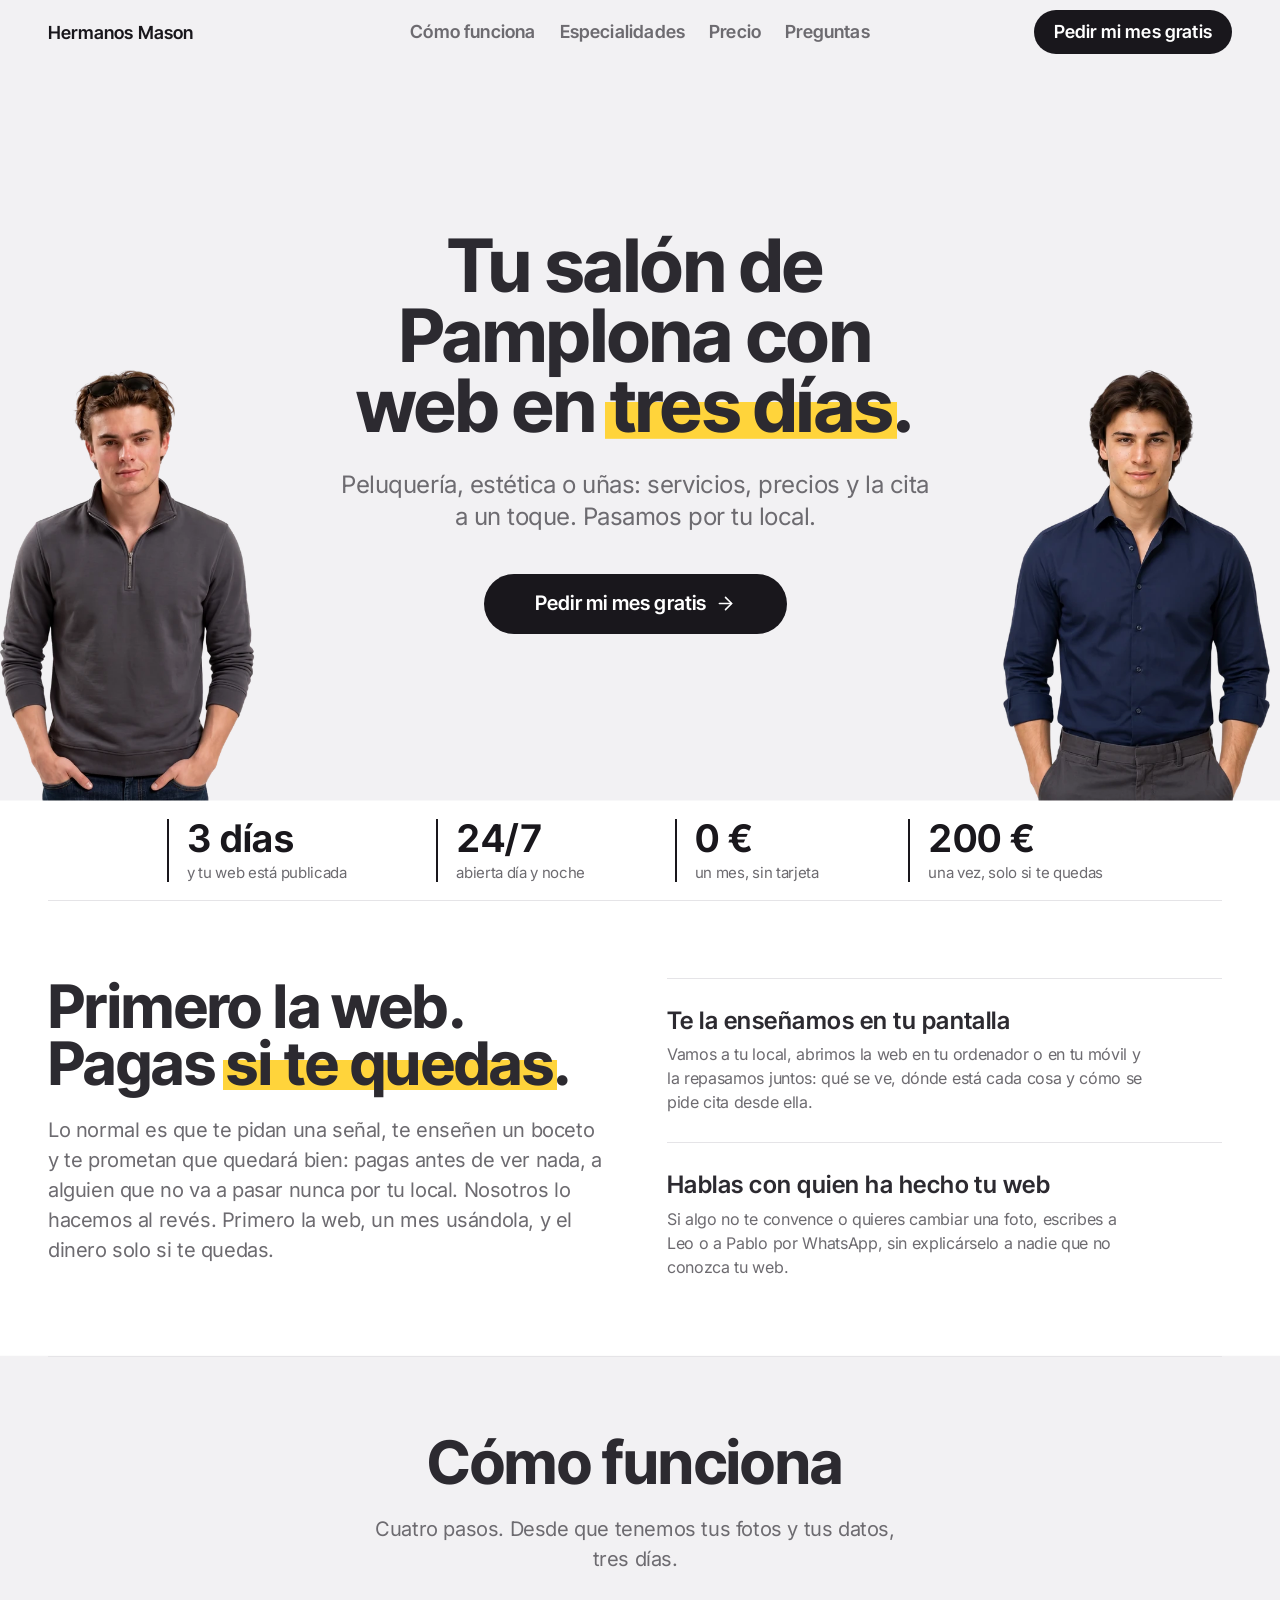
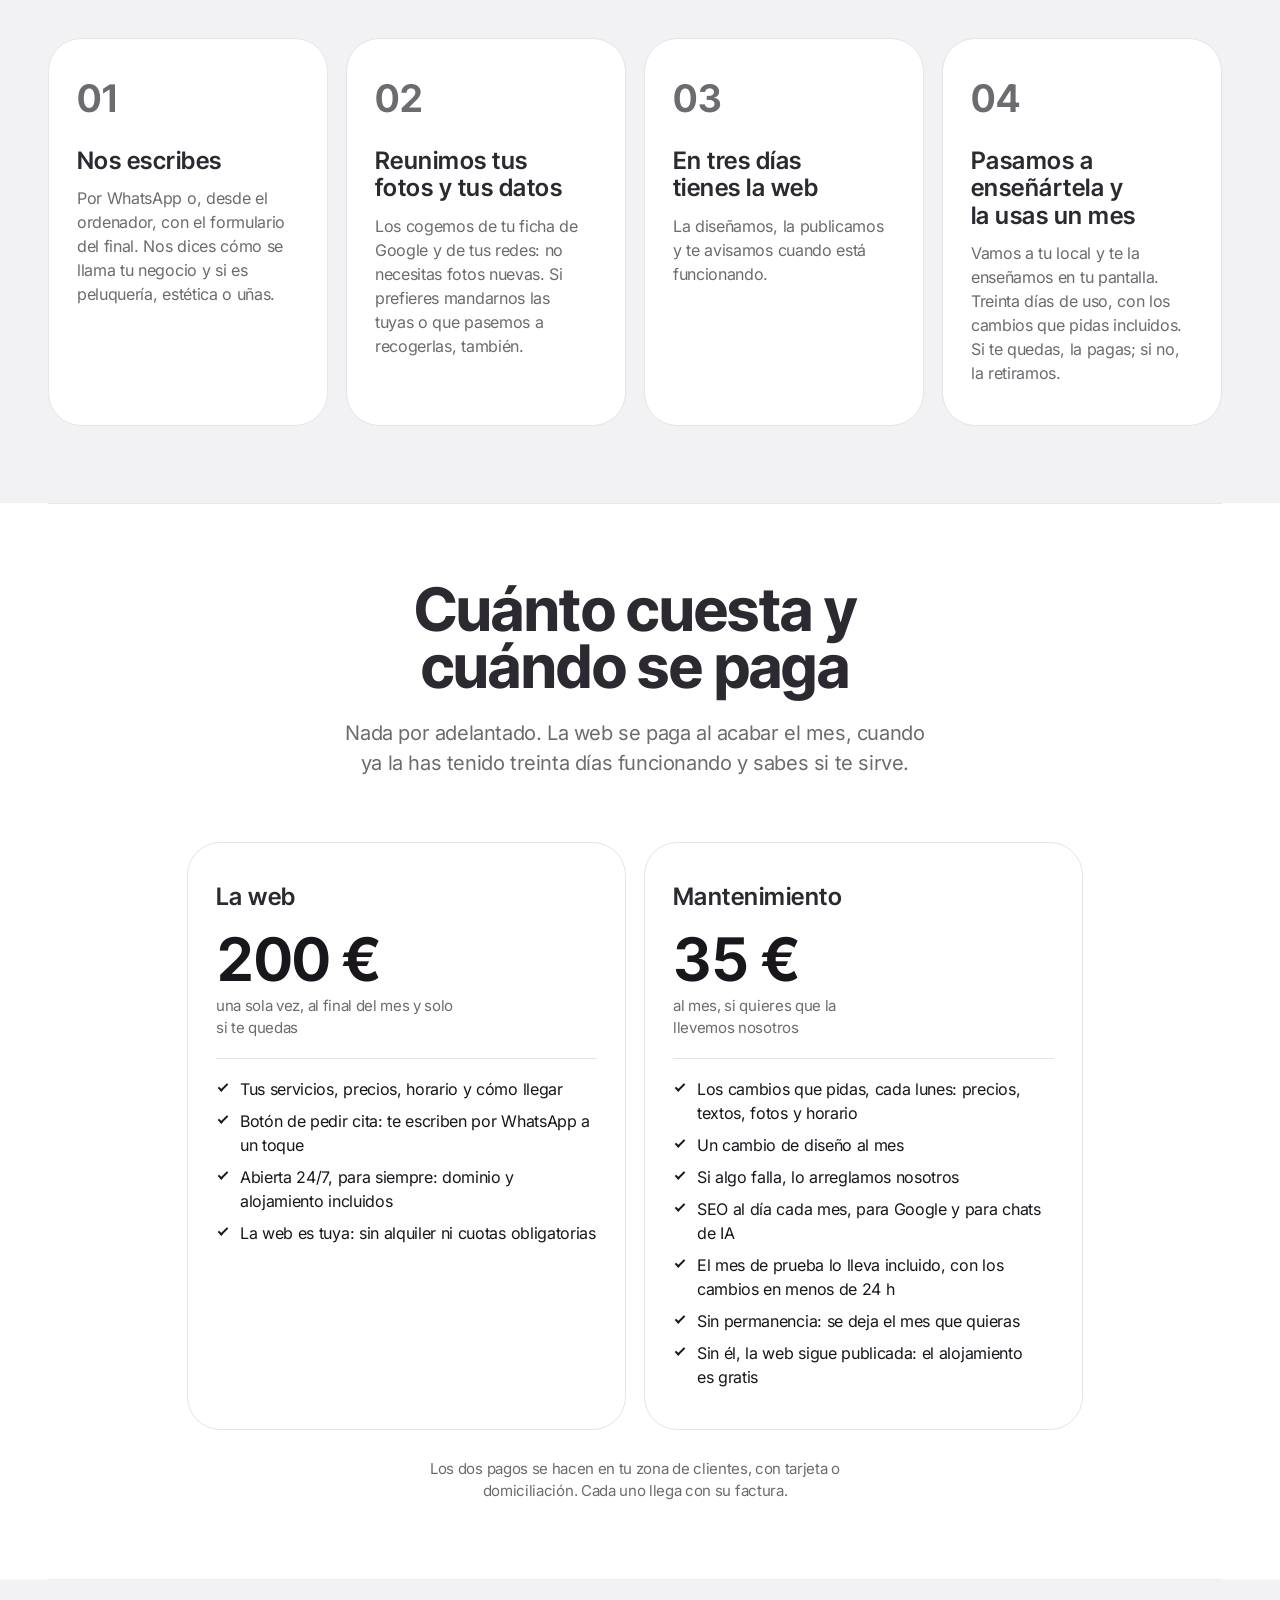
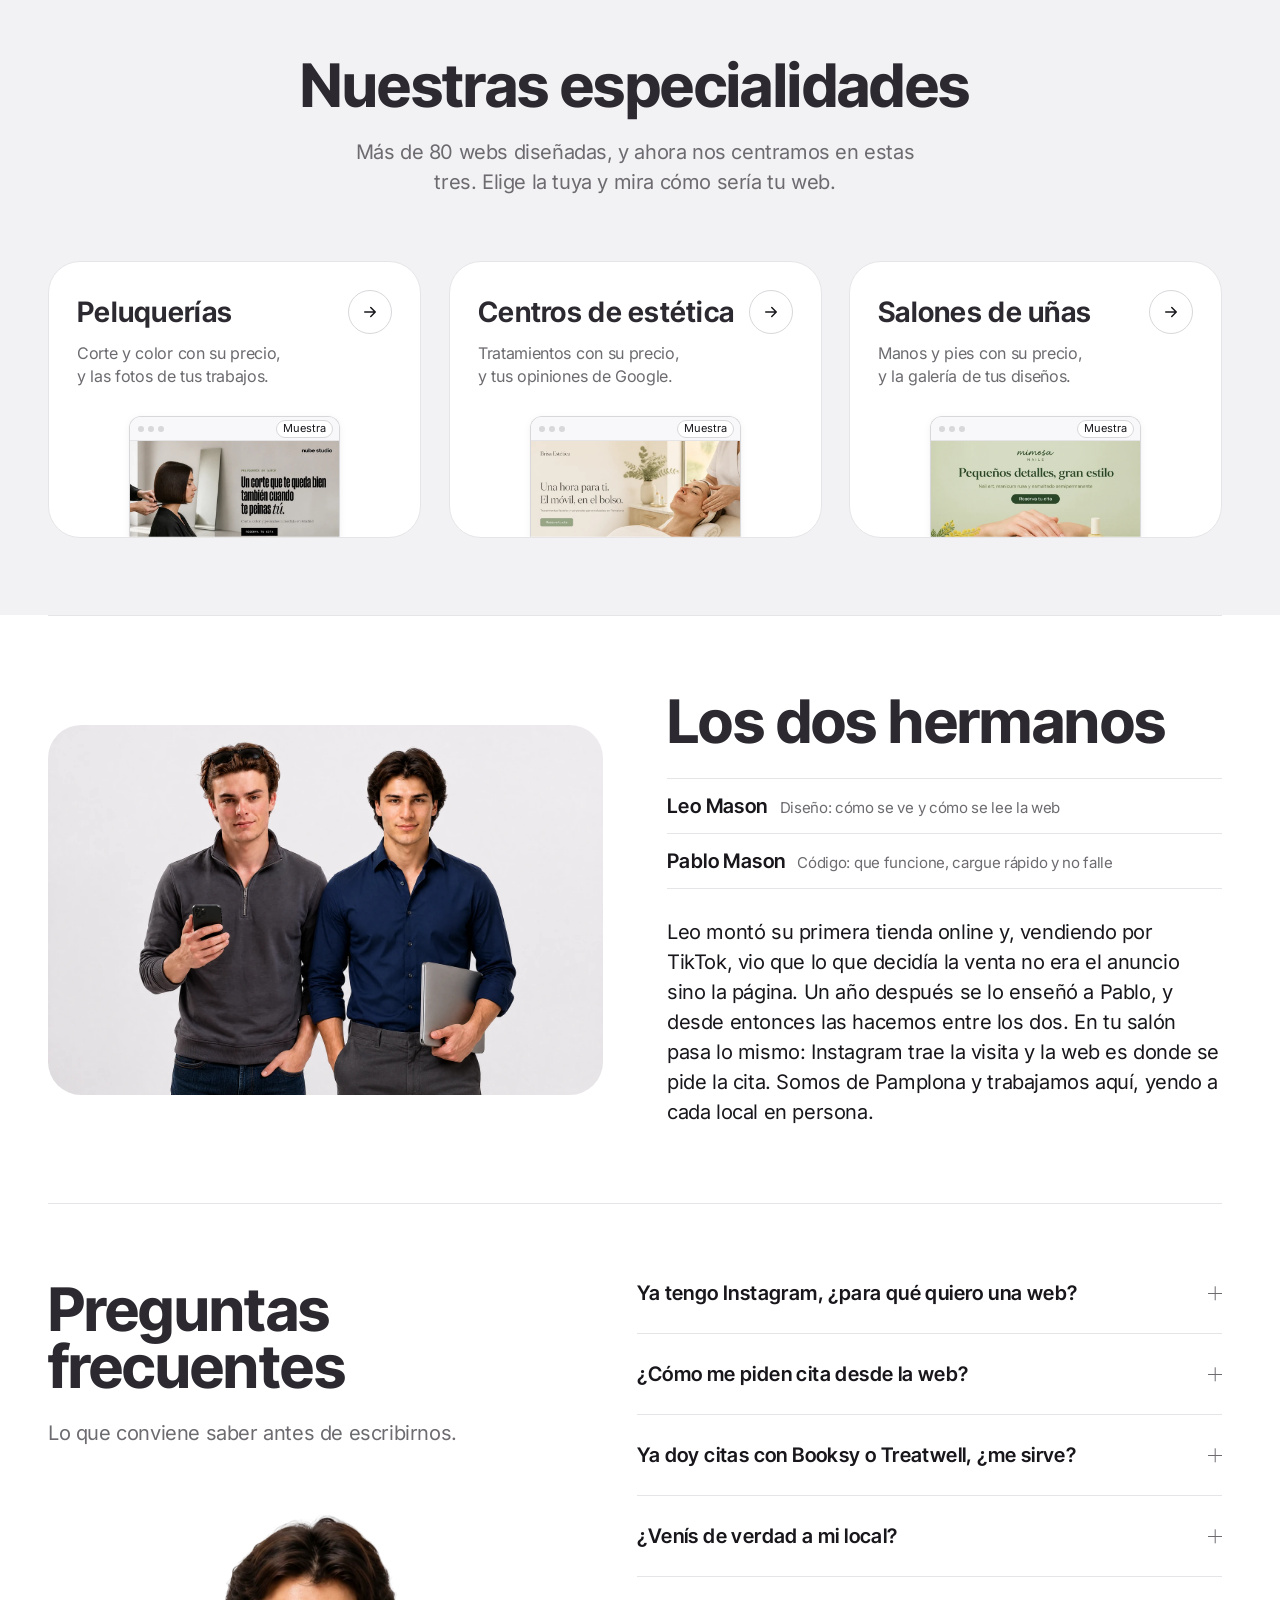
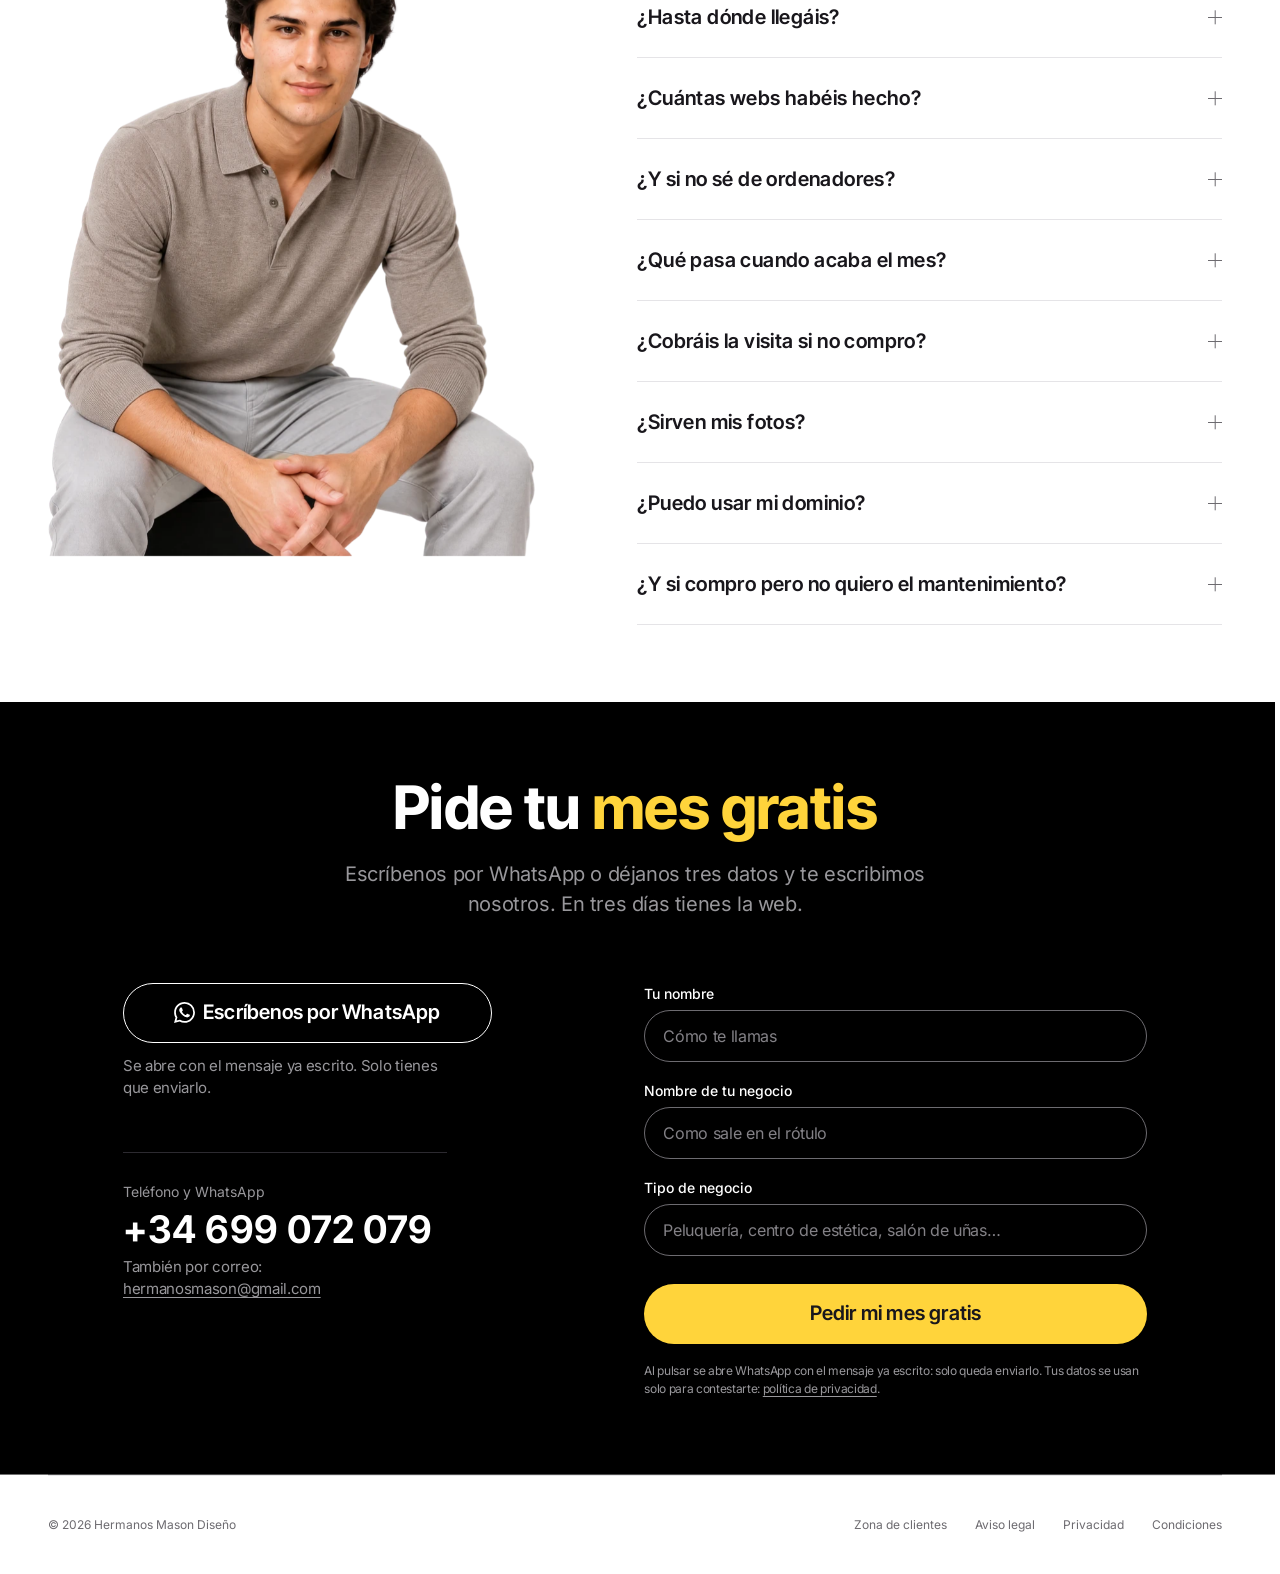
<file: docs/index.html>
<!DOCTYPE html>
<html lang="es" class="no-js">
<head>
<meta charset="UTF-8" />
<meta name="viewport" content="width=device-width, initial-scale=1" />

<title>Webs para peluquerías, estética y uñas en Pamplona - Hermanos Mason</title>
<meta name="description" content="Webs para peluquerías, centros de estética y salones de uñas de Pamplona. En tres días, un mes gratis y 200 € una sola vez, solo si te quedas." />

<link rel="preload" href="estilo-blanco-negro.css" as="style" />
<link rel="stylesheet" href="styles.css" />

<link rel="preload" href="fonts/inter-tight-latin-var.woff2" as="font" type="font/woff2" crossorigin />
<link rel="preload" href="fonts/inter-latin-var.woff2" as="font" type="font/woff2" crossorigin />

<link rel="canonical" href="https://hermanosmason.es/" />
<meta name="robots" content="index, follow" />

<meta property="og:type" content="website" />
<meta property="og:locale" content="es_ES" />
<meta property="og:site_name" content="Hermanos Mason Diseño" />
<meta property="og:title" content="Tu salón de Pamplona con web en tres días" />
<meta property="og:description" content="Un mes gratis y pasamos por tu local. Sin tarjeta, sin permanencia: pagas al final del mes y solo si te quedas." />
<meta property="og:url" content="https://hermanosmason.es/" />

<meta property="og:image" content="https://hermanosmason.es/img/og-hermanos-mason.jpg" />
<meta property="og:image:type" content="image/jpeg" />
<meta property="og:image:width" content="1200" />
<meta property="og:image:height" content="630" />
<meta property="og:image:alt" content="Leo y Pablo Mason a los dos lados del titular: Tu salón de Pamplona con web en tres días, con «tres días» marcado a rotulador amarillo, el botón Pedir mi mes gratis y, al pie, cuatro cifras: 3 días, 24/7 abierta día y noche, 0 € un mes sin tarjeta y 200 € solo si te quedas." />
<meta name="twitter:card" content="summary_large_image" />

<link rel="icon" href="data:image/svg+xml,<svg xmlns='http://www.w3.org/2000/svg' viewBox='0 0 32 32'><rect width='32' height='32' fill='%2319171c'/><text x='16' y='23' font-family='system-ui,Segoe UI,Helvetica,sans-serif' font-size='19' font-weight='700' fill='%23ffffff' text-anchor='middle'>HM</text></svg>" />

<script type="application/ld+json">
{
  "@context": "https://schema.org",
  "@type": "ProfessionalService",
  "name": "Hermanos Mason Diseño",
  "description": "Estudio de diseño y desarrollo web para peluquerías, centros de estética y salones de uñas de Pamplona y alrededores. Web en tres días, un mes gratis y visita al local.",
  "url": "https://hermanosmason.es/",
  "image": "https://hermanosmason.es/img/og-hermanos-mason.jpg",
  "telephone": "+34699072079",
  "email": "hermanosmason@gmail.com",
  "priceRange": "€",
  "address": {
    "@type": "PostalAddress",
    "streetAddress": "Travesía Monasterio de Urdax, 2",
    "postalCode": "31011",
    "addressLocality": "Pamplona",
    "addressRegion": "Navarra",
    "addressCountry": "ES"
  },
  "areaServed": {
    "@type": "City",
    "name": "Pamplona",
    "addressRegion": "Navarra",
    "addressCountry": "ES"
  },
  "knowsLanguage": "es",
  "hasOfferCatalog": {
    "@type": "OfferCatalog",
    "name": "Diseño web y mantenimiento",
    "itemListElement": [
      {
        "@type": "Offer",
        "name": "La web",
        "price": "200",
        "priceCurrency": "EUR",
        "description": "Diseño, desarrollo y publicación de la web, con el dominio y el alojamiento incluidos. Pago único, al acabar el mes de prueba gratuito y solo si el comercio se queda con ella."
      },
      {
        "@type": "Offer",
        "name": "Mantenimiento",
        "price": "35",
        "priceCurrency": "EUR",
        "description": "Opcional: los cambios que se pidan, hechos cada lunes, un cambio de diseño al mes y la actualización mensual del SEO para buscadores y chats de IA, sin permanencia. El alojamiento es gratis con o sin mantenimiento."
      }
    ]
  }
}
</script>

<script>document.documentElement.classList.remove('no-js');</script>

</head>
<body>

  <div class="backdrop" aria-hidden="true"></div>

  <a class="skip-link" href="#contenido">Saltar al contenido</a>

  <header class="site-header">
    <nav class="site-nav" aria-label="Principal">
      <a class="site-nav__brand" href="#top">Hermanos Mason</a>
      <div class="nav-pill" id="navPill" data-cursor="off">
        <span class="nav-pill__cursor" aria-hidden="true"></span>
        <ul class="site-nav__links nav-pill__list" id="navLinks">
          <li class="nav-pill__item"><a class="nav-pill__link" href="#como-funciona">Cómo funciona</a></li>
          <li class="nav-pill__item"><a class="nav-pill__link" href="#especialidades">Especialidades</a></li>
          <li class="nav-pill__item"><a class="nav-pill__link" href="#precio">Precio</a></li>
          <li class="nav-pill__item"><a class="nav-pill__link" href="#preguntas">Preguntas</a></li>
          <li class="nav-pill__item nav-pill__item--aparte"><a class="nav-pill__aparte" href="https://panel.hermanosmason.es">Zona de clientes</a></li>
        </ul>
      </div>
      <div class="site-nav__actions">
        <button class="nav-toggle" id="navToggle" type="button"
                aria-label="Abrir menú" aria-expanded="false" aria-controls="navLinks">
          <svg class="nav-toggle__open" viewBox="0 0 24 24" fill="none" stroke="currentColor"
               stroke-width="2" stroke-linecap="round" aria-hidden="true">
            <path d="M4 7h16M4 12h16M4 17h16" />
          </svg>
          <svg class="nav-toggle__close" viewBox="0 0 24 24" fill="none" stroke="currentColor"
               stroke-width="2" stroke-linecap="round" aria-hidden="true">
            <path d="M6 6l12 12M18 6L6 18" />
          </svg>
        </button>
        <a class="site-nav__cta site-nav__cta--escritorio" href="#contacto" data-pedir>Pedir mi mes gratis</a>
        <a class="site-nav__cta site-nav__cta--movil site-nav__cta--whatsapp" href="https://wa.me/34699072079?text=Hola%2C%20quiero%20pedir%20mi%20mes%20gratis." target="_blank" rel="noopener">Escríbenos</a>
      </div>
    </nav>
  </header>

  <main id="contenido">
    <div class="page">

    <section class="section section--primera section--band portada" data-nav="none" aria-labelledby="portada-titulo">
      <div class="portada__voz reveal">

        <h1 class="portada__titulo" id="portada-titulo">Tu salón de Pamplona con web en <span class="clave">tres días</span>.</h1>

        <p class="portada__lema">Peluquería, estética o uñas: servicios, precios y la cita a un toque. Pasamos por tu local.</p>

        <p class="portada__accion portada__accion--escritorio">
          <a class="btn btn--solid btn--lg" href="#contacto" data-pedir>
            Pedir mi mes gratis
            <svg viewBox="0 0 24 24" fill="none" stroke="currentColor" stroke-width="1.8"
                 stroke-linecap="round" stroke-linejoin="round" aria-hidden="true">
              <path d="M5 12h14" />
              <path d="m12 5 7 7-7 7" />
            </svg>
          </a>
        </p>
        <p class="portada__accion portada__accion--movil">
          <a class="btn btn--whatsapp btn--lg" href="https://wa.me/34699072079?text=Hola%2C%20quiero%20pedir%20mi%20mes%20gratis." target="_blank" rel="noopener">
            <svg viewBox="0 0 24 24" fill="currentColor" aria-hidden="true">
              <path d="M17.472 14.382c-.297-.149-1.758-.867-2.03-.967-.273-.099-.471-.148-.67.15-.197.297-.767.966-.94 1.164-.173.199-.347.223-.644.075-.297-.15-1.255-.463-2.39-1.475-.883-.788-1.48-1.761-1.653-2.059-.173-.297-.018-.458.13-.606.134-.133.298-.347.446-.52.149-.174.198-.298.298-.497.099-.198.05-.371-.025-.52-.075-.149-.669-1.612-.916-2.207-.242-.579-.487-.5-.669-.51-.173-.008-.371-.01-.57-.01-.198 0-.52.074-.792.372-.272.297-1.04 1.016-1.04 2.479 0 1.462 1.065 2.875 1.213 3.074.149.198 2.096 3.2 5.077 4.487.709.306 1.262.489 1.694.625.712.227 1.36.195 1.871.118.571-.085 1.758-.719 2.006-1.413.248-.694.248-1.289.173-1.413-.074-.124-.272-.198-.57-.347m-5.421 7.403h-.004a9.87 9.87 0 01-5.031-1.378l-.361-.214-3.741.982.998-3.648-.235-.374a9.86 9.86 0 01-1.51-5.26c.001-5.45 4.436-9.884 9.888-9.884 2.64 0 5.122 1.03 6.988 2.898a9.825 9.825 0 012.893 6.994c-.003 5.45-4.437 9.884-9.885 9.884m8.413-18.297A11.815 11.815 0 0012.05 0C5.495 0 .16 5.335.157 11.892c0 2.096.547 4.142 1.588 5.945L.057 24l6.305-1.654a11.882 11.882 0 005.683 1.448h.005c6.554 0 11.89-5.335 11.893-11.893a11.821 11.821 0 00-3.48-8.413Z" />
            </svg>
            <span>Pedir mi mes gratis</span>
          </a>
        </p>
      </div>

      <div class="portada__figuras">
        <img class="portada__figura portada__figura--leo" src="img/hero/leo-figura-casual.webp"
             srcset="img/hero/leo-figura-casual-450.webp 450w, img/hero/leo-figura-casual.webp 900w"
             sizes="(min-width: 1024px) 20vw, 130px"
             width="900" height="1482" fetchpriority="high" decoding="async"
             alt="Leo Mason, con una sudadera gris oscuro de media cremallera, mirando a cámara." />
        <img class="portada__figura portada__figura--pablo" src="img/hero/pablo-figura-casual.webp"
             srcset="img/hero/pablo-figura-casual-450.webp 450w, img/hero/pablo-figura-casual.webp 900w"
             sizes="(min-width: 1024px) 20vw, 130px"
             width="900" height="1412" fetchpriority="high" decoding="async"
             alt="Pablo Mason, con una camisa azul marino remangada, mirando a cámara." />
      </div>

      <ul class="portada__cifras">
        <li>
          <strong class="portada__cifra">3 días</strong>
          <span class="portada__cifra-pie">y tu web está publicada</span>
        </li>
        <li>
          <strong class="portada__cifra">24/7</strong>
          <span class="portada__cifra-pie">abierta día y noche</span>
        </li>
        <li>
          <strong class="portada__cifra">0 €</strong>
          <span class="portada__cifra-pie">un mes, sin tarjeta</span>
        </li>
        <li>
          <strong class="portada__cifra">200 €</strong>
          <span class="portada__cifra-pie">una vez, solo si te quedas</span>
        </li>
      </ul>
    </section>

    <section class="section visita" id="problema" data-nav="none" aria-labelledby="problema-titulo">
      <div class="visita__reparto">
        <div class="section__head section__head--start reveal">
          <h2 id="problema-titulo">Primero la web. Pagas <span class="clave">si te quedas</span>.</h2>
          <p class="section__sub">
            Lo normal es que te pidan una señal, te enseñen un boceto y te
            prometan que quedará bien: pagas antes de ver nada, a alguien que
            no va a pasar nunca por tu local. Nosotros lo hacemos al revés.
            Primero la web, un mes usándola, y el dinero solo si te quedas.
          </p>
        </div>
        <ul class="visita__lista reveal">
          <li>
            <h3>Te la enseñamos en tu pantalla</h3>
            <p>Vamos a tu local, abrimos la web en tu ordenador o en tu móvil y la repasamos juntos: qué se ve, dónde está cada cosa y cómo se pide cita desde ella.</p>
          </li>
          <li>
            <h3>Hablas con quien ha hecho tu web</h3>
            <p>Si algo no te convence o quieres cambiar una foto, escribes a Leo o a Pablo por WhatsApp, sin explicárselo a nadie que no conozca tu web.</p>
          </li>
        </ul>
      </div>
    </section>

    <section class="section section--band" id="como-funciona" aria-labelledby="pasos-titulo">
      <div class="section__head reveal">
        <h2 id="pasos-titulo">Cómo funciona</h2>
        <p class="section__sub">Cuatro pasos. Desde que tenemos tus fotos y tus datos, tres días.</p>
      </div>
      <ol class="pasos reveal">
        <li class="paso">
          <h3>Nos escribes</h3>
          <p>Por WhatsApp o, desde el ordenador, con el formulario del final. Nos dices cómo se llama tu negocio y si es peluquería, estética o uñas.</p>
        </li>
        <li class="paso">
          <h3>Reunimos tus fotos y tus datos</h3>
          <p>Los cogemos de tu ficha de Google y de tus redes: no necesitas fotos nuevas. Si prefieres mandarnos las tuyas o que pasemos a recogerlas, también.</p>
        </li>
        <li class="paso">
          <h3>En tres días tienes la web</h3>
          <p>La diseñamos, la publicamos y te avisamos cuando está funcionando.</p>
        </li>
        <li class="paso">
          <h3>Pasamos a enseñártela y la usas un mes</h3>
          <p>Vamos a tu local y te la enseñamos en tu pantalla. Treinta días de uso, con los cambios que pidas incluidos. Si te quedas, la pagas; si no, la retiramos.</p>
        </li>
      </ol>
    </section>

    <section class="section" id="precio" aria-labelledby="precio-titulo">
      <div class="section__head reveal">
        <h2 id="precio-titulo">Cuánto cuesta y cuándo se paga</h2>
        <p class="section__sub">Nada por adelantado. La web se paga al acabar el mes, cuando ya la has tenido treinta días funcionando y sabes si te sirve.</p>
      </div>
      <ul class="precios reveal">
        <li class="precio">
          <h3 class="precio__nombre">La web</h3>
          <p class="precio__importe">
            <span class="precio__cifra">200 €</span>
            <span class="precio__cuando">una sola vez, al final del mes y solo si te quedas</span>
          </p>
          <ul class="precio__lista">
            <li>Tus servicios, precios, horario y cómo llegar</li>
            <li>Botón de pedir cita: te escriben por WhatsApp a un toque</li>
            <li>Abierta 24/7, para siempre: dominio y alojamiento incluidos</li>
            <li>La web es tuya: sin alquiler ni cuotas obligatorias</li>
          </ul>
        </li>
        <li class="precio">
          <h3 class="precio__nombre">Mantenimiento</h3>
          <p class="precio__importe">
            <span class="precio__cifra">35 €</span>
            <span class="precio__cuando">al mes, si quieres que la llevemos nosotros</span>
          </p>
          <ul class="precio__lista">
            <li>Los cambios que pidas, cada lunes: precios, textos, fotos y horario</li>
            <li>Un cambio de diseño al mes</li>
            <li>Si algo falla, lo arreglamos nosotros</li>
            <li>SEO al día cada mes, para Google y para chats de IA</li>
            <li>El mes de prueba lo lleva incluido, con los cambios en menos de 24 h</li>
            <li>Sin permanencia: se deja el mes que quieras</li>
            <li>Sin él, la web sigue publicada: el alojamiento es gratis</li>
          </ul>
        </li>
      </ul>

      <p class="precios__nota reveal">Los dos pagos se hacen en tu zona de clientes, con tarjeta o domiciliación. Cada uno llega con su factura.</p>
    </section>

    <section class="section section--band muestras-seccion" id="especialidades" aria-labelledby="especialidades-titulo">
      <div class="section__head reveal">
        <h2 id="especialidades-titulo">Nuestras especialidades</h2>
        <p class="section__sub">Más de 80 webs diseñadas, y ahora nos centramos en estas tres. Elige la tuya y mira cómo sería tu web.</p>
      </div>

      <div class="especialidades">
      <div class="reveal">
      <div class="especialidad">
        <h3 class="especialidad__titulo"><a class="especialidad__enlace" href="peluquerias/?desde=portada">Peluquerías<span class="visually-hidden">: ver cómo sería tu web</span></a></h3>
        <span class="especialidad__flecha" aria-hidden="true"><svg viewBox="0 0 24 24" fill="none" stroke="currentColor" stroke-width="2" stroke-linecap="round" stroke-linejoin="round"><path d="M5 12h14M13 6l6 6-6 6" /></svg></span>
        <p class="especialidad__texto">Corte y color con su precio,<br> y las fotos de tus trabajos.</p>
        <div class="especialidad__muestra">
          <div class="especialidad__ventana">
            <span class="especialidad__barra" aria-hidden="true"><span class="especialidad__puntos"></span><span class="tag especialidad__etiqueta">Muestra</span></span>
            <img src="img/muestras/peluqueria-nube-studio-v2.webp"
                 srcset="img/muestras/peluqueria-nube-studio-v2-672.webp 672w, img/muestras/peluqueria-nube-studio-v2.webp 1344w"
                 sizes="(min-width: 769px) 20vw, 50vw"
                 width="1344" height="760" loading="lazy" decoding="async"
                 alt="Portada de la web de muestra Nube Studio." />
          </div>
        </div>
      </div>
      </div>

      <div class="reveal">
      <div class="especialidad">
        <h3 class="especialidad__titulo"><a class="especialidad__enlace" href="esteticistas/?desde=portada">Centros de estética<span class="visually-hidden">: ver cómo sería tu web</span></a></h3>
        <span class="especialidad__flecha" aria-hidden="true"><svg viewBox="0 0 24 24" fill="none" stroke="currentColor" stroke-width="2" stroke-linecap="round" stroke-linejoin="round"><path d="M5 12h14M13 6l6 6-6 6" /></svg></span>
        <p class="especialidad__texto">Tratamientos con su precio,<br> y tus opiniones de Google.</p>
        <div class="especialidad__muestra">
          <div class="especialidad__ventana">
            <span class="especialidad__barra" aria-hidden="true"><span class="especialidad__puntos"></span><span class="tag especialidad__etiqueta">Muestra</span></span>
            <img src="img/muestras/estetica-brisa.webp"
                 srcset="img/muestras/estetica-brisa-672.webp 672w, img/muestras/estetica-brisa.webp 1344w"
                 sizes="(min-width: 769px) 20vw, 50vw"
                 width="1344" height="760" loading="lazy" decoding="async"
                 alt="Portada de la web de muestra Brisa Estética." />
          </div>
        </div>
      </div>
      </div>

      <div class="reveal">
      <div class="especialidad">
        <h3 class="especialidad__titulo"><a class="especialidad__enlace" href="manicuras/?desde=portada">Salones de uñas<span class="visually-hidden">: ver cómo sería tu web</span></a></h3>
        <span class="especialidad__flecha" aria-hidden="true"><svg viewBox="0 0 24 24" fill="none" stroke="currentColor" stroke-width="2" stroke-linecap="round" stroke-linejoin="round"><path d="M5 12h14M13 6l6 6-6 6" /></svg></span>
        <p class="especialidad__texto">Manos y pies con su precio,<br> y la galería de tus diseños.</p>
        <div class="especialidad__muestra">
          <div class="especialidad__ventana">
            <span class="especialidad__barra" aria-hidden="true"><span class="especialidad__puntos"></span><span class="tag especialidad__etiqueta">Muestra</span></span>
            <img src="img/muestras/unas-mimosa.webp"
                 srcset="img/muestras/unas-mimosa-672.webp 672w, img/muestras/unas-mimosa.webp 1344w"
                 sizes="(min-width: 769px) 20vw, 50vw"
                 width="1344" height="760" loading="lazy" decoding="async"
                 alt="Portada de la web de muestra Mimosa Nails." />
          </div>
        </div>
      </div>
      </div>
      </div>
    </section>

    <dialog class="pedir-dialogo invert" aria-labelledby="pedir-dialogo-titulo">
      <button class="pedir-dialogo__cerrar" type="button" aria-label="Cerrar">
        <svg viewBox="0 0 24 24" fill="none" stroke="currentColor" stroke-width="2" stroke-linecap="round" aria-hidden="true"><path d="M6 6l12 12M18 6L6 18" /></svg>
      </button>
      <div class="pedir-dialogo__cuerpo">
        <h2 class="pedir-dialogo__titulo" id="pedir-dialogo-titulo">Pide tu <span class="clave">mes gratis</span></h2>
        <p class="pedir-dialogo__sub">Tres datos y te escribimos nosotros por WhatsApp.</p>

        <form class="contact__form pedir-dialogo__form" action="https://wa.me/34699072079"
              method="get" target="_blank" rel="noopener" data-frase>
          <input type="hidden" name="text" value="Hola, quiero pedir mi mes gratis." />
          <div class="field">
            <label class="field__label" for="pedir-nombre">Tu nombre</label>
            <input id="pedir-nombre" name="nombre" data-mensaje="Nombre" type="text" autocomplete="name"
                   placeholder="Cómo te llamas" required autofocus />
          </div>
          <div class="field">
            <label class="field__label" for="pedir-negocio">Nombre de tu negocio</label>
            <input id="pedir-negocio" name="negocio" data-mensaje="Negocio" type="text" autocomplete="organization"
                   placeholder="Como sale en el rótulo" required />
          </div>
          <div class="field">
            <label class="field__label" for="pedir-tipo">Tipo de negocio</label>
            <input id="pedir-tipo" name="tipo" data-mensaje="Tipo de negocio" type="text"
                   placeholder="Peluquería, centro de estética, salón de uñas…" required />
          </div>

          <div class="form__foot">
            <button class="btn btn--solid btn--lg" type="submit">Pedir mi mes gratis</button>
            <p class="form__note">
              Al pulsar se abre WhatsApp con el mensaje ya escrito: solo queda enviarlo.
              Tus datos se usan solo para contestarte: <a href="privacidad.html">política de privacidad</a>.
            </p>
          </div>

          <p class="form__estado" role="status" hidden>
            Se ha abierto WhatsApp con el mensaje preparado: dale a enviar y listo.
            Si no se ha abierto nada, escríbenos a
            <a href="mailto:hermanosmason@gmail.com">hermanosmason@gmail.com</a>
            o llámanos al <a href="tel:+34699072079">+34&nbsp;699&nbsp;072&nbsp;079</a>.
          </p>
        </form>

        <p class="pedir-dialogo__otro">¿Prefieres escribirnos tú? <a href="https://wa.me/34699072079?text=Hola%2C%20quiero%20pedir%20mi%20mes%20gratis." target="_blank" rel="noopener">Abre WhatsApp con el mensaje escrito</a>.</p>
      </div>
    </dialog>

    <section class="section" id="trabajo" data-nav="none" aria-labelledby="trabajo-titulo" hidden>
      <div class="section__head reveal">
        <h2 id="trabajo-titulo">Nuestro trabajo</h2>
        <p class="section__sub">Tres comercios de Pamplona con su web funcionando. Con calle, con dueño y con enlace.</p>
      </div>
      <div class="confianza__fila reveal" aria-label="Comercios que confían en nosotros">
        <p class="confianza__cifra"><strong><span class="todo">[FALTA: número]</span></strong> webs hechas para comercios de Pamplona</p>
        <ul class="confianza__lista">
          <li><span class="todo">[FALTA: comercio 1]</span></li>
          <li><span class="todo">[FALTA: comercio 2]</span></li>
          <li><span class="todo">[FALTA: comercio 3]</span></li>
          <li><span class="todo">[FALTA: comercio 4]</span></li>
        </ul>
      </div>
      <ul class="casos reveal">
        <li class="caso caso--principal">
          <div class="caso__captura"><span class="todo">[FALTA: captura de la portada de la web]</span></div>
          <div class="caso__texto">
            <p class="caso__meta"><span class="todo">[FALTA: sector]</span> · <span class="todo">[FALTA: calle o barrio]</span></p>
            <h3><span class="todo">[FALTA: nombre del comercio]</span></h3>
            <p class="caso__resultado"><span class="todo">[FALTA: resultado, si lo hay]</span></p>
            <p class="caso__enlace"><span class="todo">[FALTA: enlace a la web viva]</span></p>
          </div>
        </li>
        <li class="caso">
          <div class="caso__captura"><span class="todo">[FALTA: captura de la portada de la web]</span></div>
          <div class="caso__texto">
            <p class="caso__meta"><span class="todo">[FALTA: sector]</span> · <span class="todo">[FALTA: calle o barrio]</span></p>
            <h3><span class="todo">[FALTA: nombre del comercio]</span></h3>
            <p class="caso__resultado"><span class="todo">[FALTA: resultado, si lo hay]</span></p>
            <p class="caso__enlace"><span class="todo">[FALTA: enlace a la web viva]</span></p>
          </div>
        </li>
        <li class="caso">
          <div class="caso__captura"><span class="todo">[FALTA: captura de la portada de la web]</span></div>
          <div class="caso__texto">
            <p class="caso__meta"><span class="todo">[FALTA: sector]</span> · <span class="todo">[FALTA: calle o barrio]</span></p>
            <h3><span class="todo">[FALTA: nombre del comercio]</span></h3>
            <p class="caso__resultado"><span class="todo">[FALTA: resultado, si lo hay]</span></p>
            <p class="caso__enlace"><span class="todo">[FALTA: enlace a la web viva]</span></p>
          </div>
        </li>
      </ul>
    </section>

    <section class="section" id="testimonios" data-nav="none" aria-labelledby="voces-titulo" hidden>
      <div class="section__head reveal">
        <h2 id="voces-titulo">Lo que dicen</h2>
        <p class="section__sub">Comerciantes de Pamplona que ya han pasado por el mes gratis.</p>
      </div>
      <ul class="voces reveal">
        <li>
          <figure class="voz">
            <blockquote>
              <p><span class="todo">[FALTA: frase de un cliente, con sus palabras; mejor si menciona el mes gratis]</span></p>
            </blockquote>
            <figcaption>
              <span class="voz__foto" aria-hidden="true">Foto</span>
              <span class="voz__quien"><span class="todo">[FALTA: nombre y comercio]</span></span>
            </figcaption>
          </figure>
        </li>
        <li>
          <figure class="voz">
            <blockquote>
              <p><span class="todo">[FALTA: frase de un cliente, con sus palabras; mejor si menciona el mes gratis]</span></p>
            </blockquote>
            <figcaption>
              <span class="voz__foto" aria-hidden="true">Foto</span>
              <span class="voz__quien"><span class="todo">[FALTA: nombre y comercio]</span></span>
            </figcaption>
          </figure>
        </li>
        <li>
          <figure class="voz">
            <blockquote>
              <p><span class="todo">[FALTA: frase de un cliente, con sus palabras; mejor si menciona el mes gratis]</span></p>
            </blockquote>
            <figcaption>
              <span class="voz__foto" aria-hidden="true">Foto</span>
              <span class="voz__quien"><span class="todo">[FALTA: nombre y comercio]</span></span>
            </figcaption>
          </figure>
        </li>
      </ul>
    </section>

    <section class="section nosotros" id="nosotros" data-nav="none" aria-labelledby="nosotros-titulo">
      <div class="nosotros__reparto">
        <figure class="nosotros__foto reveal">
          <img src="img/nosotros/hermanos-movil-y-portatil.webp" width="1500" height="1000"
               loading="lazy" decoding="async"
               alt="Leo y Pablo Mason de pie, uno junto al otro, sobre un fondo gris claro: Leo a la izquierda con un jersey gris y el móvil en la mano, Pablo a la derecha con camisa azul marino y un portátil bajo el brazo." />
        </figure>
        <div class="nosotros__voz">
          <div class="section__head section__head--start reveal">
            <h2 id="nosotros-titulo">Los dos hermanos</h2>
          </div>
          <dl class="nosotros__quien reveal">
            <div>
              <dt>Leo Mason</dt>
              <dd>Diseño: cómo se ve y cómo se lee la web</dd>
            </div>
            <div>
              <dt>Pablo Mason</dt>
              <dd>Código: que funcione, cargue rápido y no falle</dd>
            </div>
          </dl>
          <p class="nosotros__texto reveal">
            Leo montó su primera tienda online y, vendiendo por TikTok, vio
            que lo que decidía la venta no era el anuncio sino la página. Un año después se lo enseñó a Pablo, y desde entonces
            las hacemos entre los dos. En tu salón pasa lo mismo: Instagram
            trae la visita y la web es donde se pide la cita. Somos de
            Pamplona y trabajamos aquí, yendo a cada local en persona.
          </p>
        </div>
      </div>
    </section>

    <section class="section faq-section" id="preguntas"
             aria-labelledby="preguntas-titulo">
      <div class="faq-reparto">
        <div class="faq-aparte">
          <div class="section__head section__head--start reveal">
            <h2 id="preguntas-titulo">Preguntas frecuentes</h2>
            <p class="section__sub">
              Lo que conviene saber antes de escribirnos.
            </p>
          </div>

          <figure class="faq-foto reveal">
            <img src="img/preguntas/pablo-inclinado-sin-fondo.webp"
                 srcset="img/preguntas/pablo-inclinado-sin-fondo-760.webp 760w, img/preguntas/pablo-inclinado-sin-fondo.webp 1100w"
                 sizes="(max-width: 768px) 254px, min(38vw, 557px)"
                 width="1100" height="1453" loading="lazy" decoding="async"
                 alt="Pablo Mason sentado, inclinado hacia delante con los antebrazos sobre las piernas y las manos juntas.">
          </figure>
        </div>

        <ul class="faq reveal">
          <li>
            <details class="faq__item">
              <summary class="faq__pregunta">Ya tengo Instagram, ¿para qué quiero una web?<span class="faq__mas" aria-hidden="true"></span></summary>
              <div class="faq__respuesta">
                <p>
                  Instagram lo ve quien ya te sigue. La web es para quien
                  todavía no te conoce y busca en Google un salón cerca: ahí
                  encuentra tus servicios, tus precios, tu horario y el botón
                  de pedir cita, sin tener que escribirte para preguntar. No
                  sustituye a tu Instagram: lo enlaza.
                </p>
              </div>
            </details>
          </li>
          <li>
            <details class="faq__item">
              <summary class="faq__pregunta">¿Cómo me piden cita desde la web?<span class="faq__mas" aria-hidden="true"></span></summary>
              <div class="faq__respuesta">
                <p>
                  Con un botón que abre un chat de WhatsApp contigo. La
                  clienta te escribe y la cita la cierras tú, como ahora: no
                  es una agenda online ni hay que aprender ningún programa.
                </p>
              </div>
            </details>
          </li>
          <li>
            <details class="faq__item">
              <summary class="faq__pregunta">Ya doy citas con Booksy o Treatwell, ¿me sirve?<span class="faq__mas" aria-hidden="true"></span></summary>
              <div class="faq__respuesta">
                <p>
                  Sí. Si ya usas Booksy, Treatwell u otra agenda online, el
                  botón de pedir cita lleva directamente ahí en vez de a
                  WhatsApp. Sigues con tu agenda de siempre.
                </p>
              </div>
            </details>
          </li>
          <li>
            <details class="faq__item">
              <summary class="faq__pregunta">¿Venís de verdad a mi local?<span class="faq__mas" aria-hidden="true"></span></summary>
              <div class="faq__respuesta">
                <p>
                  Sí. Te llevamos la web hecha y te la enseñamos en tu
                  pantalla, en tu mostrador. Por eso trabajamos solo donde
                  podamos ir en persona.
                </p>
              </div>
            </details>
          </li>
          <li>
            <details class="faq__item">
              <summary class="faq__pregunta">¿Hasta dónde llegáis?<span class="faq__mas" aria-hidden="true"></span></summary>
              <div class="faq__respuesta">
                <p>
                  Todos los barrios de Pamplona (Casco Viejo, Ensanche,
                  Iturrama, San Juan, Ermitagaña, Mendebaldea, Echavacoiz,
                  Rochapea, San Jorge, Buztintxuri, Chantrea, Milagrosa,
                  Azpilagaña, Mendillorri y Lezkairu) y la comarca: Burlada,
                  Villava, Barañáin, Zizur Mayor, Ansoáin, Berriozar, Huarte,
                  Mutilva, Sarriguren, Noáin y Orkoien.
                </p>
              </div>
            </details>
          </li>
          <li>
            <details class="faq__item">
              <summary class="faq__pregunta">¿Cuántas webs habéis hecho?<span class="faq__mas" aria-hidden="true"></span></summary>
              <div class="faq__respuesta">
                <p>
                  Más de 80, para negocios propios y de práctica.
                  Para peluquerías, centros de estética y salones de uñas de
                  Pamplona estamos empezando, y por eso el mes de prueba es
                  gratis y venimos a tu local: queremos que seas de los
                  primeros y que nos recomiendes.
                </p>
              </div>
            </details>
          </li>
          <li>
            <details class="faq__item">
              <summary class="faq__pregunta">¿Y si no sé de ordenadores?<span class="faq__mas" aria-hidden="true"></span></summary>
              <div class="faq__respuesta">
                <p>
                  No hace falta. Te la enseñamos en persona, te la dejamos
                  funcionando y, cuando quieras cambiar algo, nos escribes a
                  nosotros y lo hacemos: durante el mes de prueba va
                  incluido, y después con el mantenimiento.
                </p>
              </div>
            </details>
          </li>
          <li>
            <details class="faq__item">
              <summary class="faq__pregunta">¿Qué pasa cuando acaba el mes?<span class="faq__mas" aria-hidden="true"></span></summary>
              <div class="faq__respuesta">
                <p>
                  Decides tú. Si te quedas, pagas los 200 € con tarjeta o
                  domiciliación, con factura, y la web es tuya. Si no, la
                  retiramos, no pagas nada y aquí no ha pasado nada.
                </p>
              </div>
            </details>
          </li>
          <li>
            <details class="faq__item">
              <summary class="faq__pregunta">¿Cobráis la visita si no compro?<span class="faq__mas" aria-hidden="true"></span></summary>
              <div class="faq__respuesta">
                <p>
                  No. La visita y el mes de prueba son gratis, te quedes con
                  la web o no. No pedimos señal, no firmas nada y no nos das
                  ningún dato de pago.
                </p>
              </div>
            </details>
          </li>
          <li>
            <details class="faq__item">
              <summary class="faq__pregunta">¿Sirven mis fotos?<span class="faq__mas" aria-hidden="true"></span></summary>
              <div class="faq__respuesta">
                <p>
                  Casi siempre. Editamos las que tengas para que encajen con
                  la web y, si falta alguna de ambiente, la creamos nosotros.
                  Tu trabajo se enseña siempre con tus fotos.
                </p>
              </div>
            </details>
          </li>
          <li>
            <details class="faq__item">
              <summary class="faq__pregunta">¿Puedo usar mi dominio?<span class="faq__mas" aria-hidden="true"></span></summary>
              <div class="faq__respuesta">
                <p>
                  Sí. Si ya tienes dominio, la web se publica en él. Si no,
                  lo compramos nosotros y va incluido en los 200 €: no pagas
                  nada aparte, ni ahora ni cada año.
                </p>
              </div>
            </details>
          </li>
          <li>
            <details class="faq__item">
              <summary class="faq__pregunta">¿Y si compro pero no quiero el mantenimiento?<span class="faq__mas" aria-hidden="true"></span></summary>
              <div class="faq__respuesta">
                <p>
                  La web sigue publicada igual: el alojamiento es gratis,
                  con mantenimiento o sin él. Lo que no hay sin él son
                  cambios: los hacemos solo con el mantenimiento activo. Como
                  no tiene permanencia, puedes contratarlo el mes que lo
                  necesites y dejarlo al siguiente.
                </p>
              </div>
            </details>
          </li>
        </ul>
      </div>
    </section>

    <section class="section invert cierre" id="contacto" data-nav="none" aria-labelledby="cierre-titulo">
      <div class="section__head section__head--wide reveal">
        <h2 id="cierre-titulo">Pide tu <span class="clave">mes gratis</span></h2>
        <p class="section__sub">Escríbenos por WhatsApp<span class="cierre__solo-escritorio"> o déjanos tres datos y te escribimos nosotros</span>. En tres días tienes la web.</p>
      </div>

      <div class="cierre__reparto">
        <div class="cierre__directo reveal">
          <a class="btn btn--flow btn--whatsapp btn--lg" href="https://wa.me/34699072079?text=Hola%2C%20quiero%20pedir%20mi%20mes%20gratis." target="_blank" rel="noopener">
            <svg viewBox="0 0 24 24" fill="currentColor" aria-hidden="true">
              <path d="M17.472 14.382c-.297-.149-1.758-.867-2.03-.967-.273-.099-.471-.148-.67.15-.197.297-.767.966-.94 1.164-.173.199-.347.223-.644.075-.297-.15-1.255-.463-2.39-1.475-.883-.788-1.48-1.761-1.653-2.059-.173-.297-.018-.458.13-.606.134-.133.298-.347.446-.52.149-.174.198-.298.298-.497.099-.198.05-.371-.025-.52-.075-.149-.669-1.612-.916-2.207-.242-.579-.487-.5-.669-.51-.173-.008-.371-.01-.57-.01-.198 0-.52.074-.792.372-.272.297-1.04 1.016-1.04 2.479 0 1.462 1.065 2.875 1.213 3.074.149.198 2.096 3.2 5.077 4.487.709.306 1.262.489 1.694.625.712.227 1.36.195 1.871.118.571-.085 1.758-.719 2.006-1.413.248-.694.248-1.289.173-1.413-.074-.124-.272-.198-.57-.347m-5.421 7.403h-.004a9.87 9.87 0 01-5.031-1.378l-.361-.214-3.741.982.998-3.648-.235-.374a9.86 9.86 0 01-1.51-5.26c.001-5.45 4.436-9.884 9.888-9.884 2.64 0 5.122 1.03 6.988 2.898a9.825 9.825 0 012.893 6.994c-.003 5.45-4.437 9.884-9.885 9.884m8.413-18.297A11.815 11.815 0 0012.05 0C5.495 0 .16 5.335.157 11.892c0 2.096.547 4.142 1.588 5.945L.057 24l6.305-1.654a11.882 11.882 0 005.683 1.448h.005c6.554 0 11.89-5.335 11.893-11.893a11.821 11.821 0 00-3.48-8.413Z" />
            </svg>
            <span>Escríbenos por WhatsApp</span>
          </a>
          <p class="cierre__nota">Se abre con el mensaje ya escrito. Solo tienes que enviarlo.</p>

          <div class="cierre__telefono">
            <p class="contact-item__label">Teléfono y WhatsApp</p>
            <a class="cierre__numero" href="tel:+34699072079">+34&nbsp;699&nbsp;072&nbsp;079</a>
            <p class="cierre__nota">También por correo: <a href="mailto:hermanosmason@gmail.com">hermanosmason@gmail.com</a></p>
          </div>
        </div>

        <form class="contact__form cierre__form reveal" action="https://wa.me/34699072079"
              method="get" target="_blank" rel="noopener" data-frase>
          <input type="hidden" name="text" value="Hola, quiero pedir mi mes gratis." />
          <div class="field">
            <label class="field__label" for="nombre">Tu nombre</label>
            <input id="nombre" name="nombre" data-mensaje="Nombre" type="text" autocomplete="name"
                   placeholder="Cómo te llamas" required />
          </div>
          <div class="field">
            <label class="field__label" for="negocio">Nombre de tu negocio</label>
            <input id="negocio" name="negocio" data-mensaje="Negocio" type="text" autocomplete="organization"
                   placeholder="Como sale en el rótulo" required />
          </div>
          <div class="field">
            <label class="field__label" for="tipo">Tipo de negocio</label>
            <input id="tipo" name="tipo" data-mensaje="Tipo de negocio" type="text"
                   placeholder="Peluquería, centro de estética, salón de uñas…" required />
          </div>

          <div class="form__foot">
            <button class="btn btn--solid btn--lg" type="submit">Pedir mi mes gratis</button>
            <p class="form__note">
              Al pulsar se abre WhatsApp con el mensaje ya escrito: solo queda enviarlo.
              Tus datos se usan solo para contestarte: <a href="privacidad.html">política de privacidad</a>.
            </p>
          </div>

          <p class="form__estado" role="status" hidden>
            Se ha abierto WhatsApp con el mensaje preparado: dale a enviar y listo.
            Si no se ha abierto nada, escríbenos a
            <a href="mailto:hermanosmason@gmail.com">hermanosmason@gmail.com</a>
            o llámanos al <a href="tel:+34699072079">+34&nbsp;699&nbsp;072&nbsp;079</a>.
          </p>
        </form>
      </div>
    </section>

    </div>
  </main>

  <div class="page">
    <footer class="site-footer">
      <p>© <span id="year">2026</span> Hermanos Mason Diseño</p>
      <div class="site-footer__links">
        <a href="https://panel.hermanosmason.es">Zona de clientes</a>
        <a href="aviso-legal.html">Aviso legal</a>
        <a href="privacidad.html">Privacidad</a>
        <a href="condiciones.html">Condiciones</a>
      </div>
    </footer>
  </div>

  <script src="site.js" onerror="document.documentElement.classList.add('no-js')"></script>
</body>
</html>
</file>
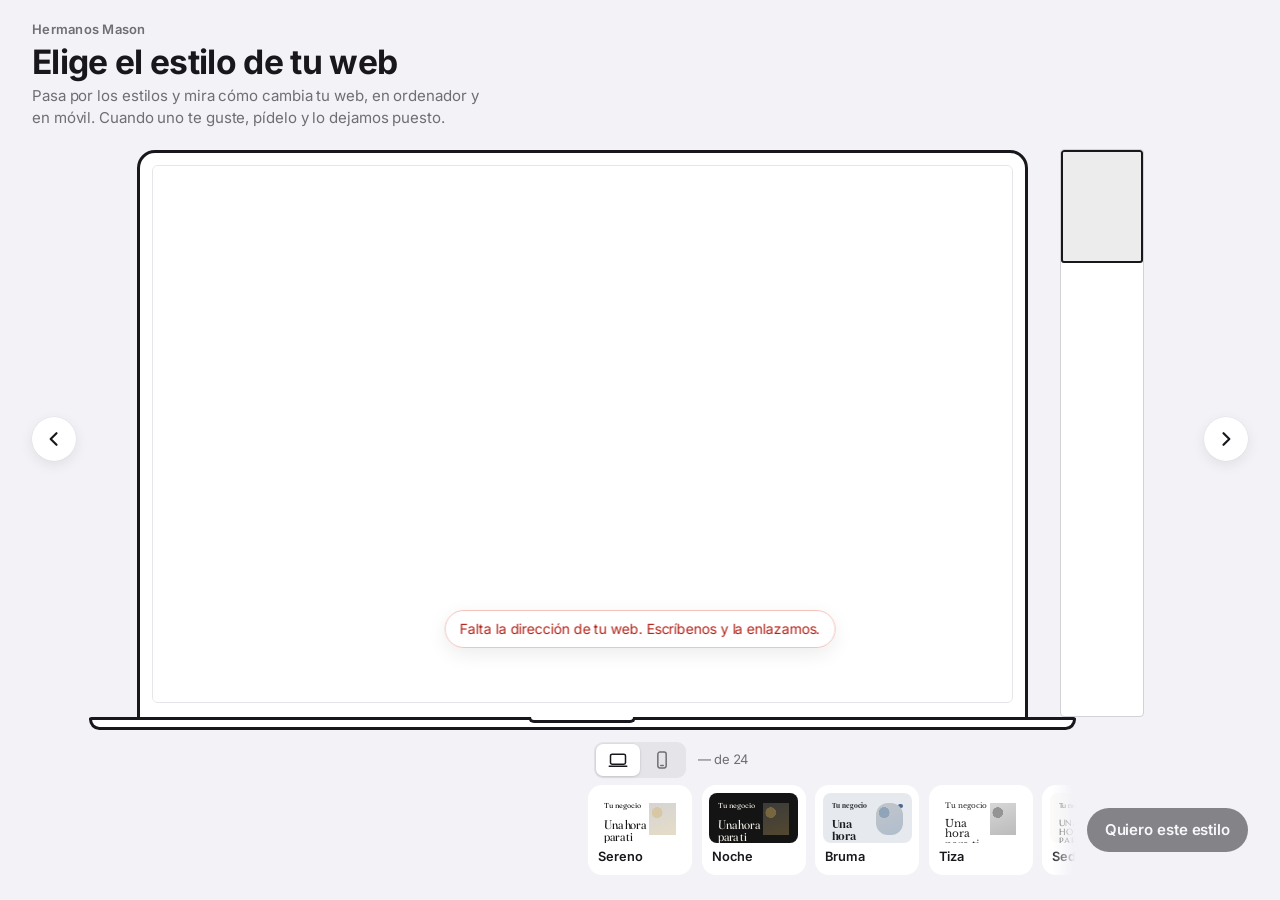
<file: docs/editor/index.html>
<!DOCTYPE html>
<html lang="es">
<head>
<meta charset="UTF-8">
<meta name="viewport" content="width=device-width, initial-scale=1.0">
<title>Elige el estilo de tu web · Hermanos Mason</title>
<meta name="robots" content="noindex">

<link rel="stylesheet" href="../temas/fuentes.css">
<link rel="stylesheet" href="editor.css">
</head>
<body>

<header class="cabecera">
  <p class="cabecera__marca">Hermanos Mason</p>
  <h1 class="cabecera__titulo">Elige el estilo de tu web</h1>
  <p class="cabecera__texto">Pasa por los estilos y mira cómo cambia tu web, en ordenador y en móvil. Cuando uno te guste, pídelo y lo dejamos puesto.</p>
</header>

<main class="editor">

  <section class="escenario" aria-label="Tu web con el estilo elegido">
  <button type="button" class="flecha" id="anterior" aria-label="Estilo anterior" title="Anterior (flecha izquierda)"><svg viewBox="0 0 24 24" aria-hidden="true"><path d="M15 5l-7 7 7 7"/></svg></button>
  <div class="aparatos">
    <p class="aviso" id="estado" role="status" aria-live="polite">Cargando tu web…</p>
    <div class="ordenador">
      <div class="ordenador__tapa">
        <div class="pantalla pantalla--ordenador" data-base="1280">
          <iframe class="web" data-aparato="ordenador" title="Tu web en ordenador" aria-hidden="true" tabindex="-1" sandbox="allow-scripts allow-same-origin"></iframe>
          <div class="pantalla__capa" data-para="ordenador" title="Rueda o arrastra para recorrer tu web"></div>
        </div>
      </div>
      <div class="ordenador__base"><span class="ordenador__muesca"></span></div>
    </div>
    <div class="mapa" title="Tu web entera: pulsa o arrastra para ir a una parte">
      <div class="mapa__pantalla">
        <iframe class="web web--mapa" data-aparato="mapa" title="Mapa de tu web" aria-hidden="true" tabindex="-1" sandbox="allow-scripts allow-same-origin"></iframe>
        <div class="mapa__resalto" aria-hidden="true"></div>
        <div class="mapa__capa"></div>
      </div>
    </div>
    <div class="movil">
      <span class="movil__botones" aria-hidden="true"></span>
      <div class="pantalla pantalla--movil" data-base="390">
        <iframe class="web" data-aparato="movil" title="Tu web en móvil" aria-hidden="true" tabindex="-1" sandbox="allow-scripts allow-same-origin"></iframe>
        <div class="pantalla__capa" data-para="movil" title="Rueda o arrastra para recorrer tu web"></div>
        <div class="pantalla__scroll" aria-hidden="true"><span class="pantalla__pulgar"></span></div>
      </div>
    </div>
  </div>
  <button type="button" class="flecha" id="siguiente" aria-label="Estilo siguiente" title="Siguiente (flecha derecha)"><svg viewBox="0 0 24 24" aria-hidden="true"><path d="M9 5l7 7-7 7"/></svg></button>
  </section>

  <section class="estilos" aria-label="Estilos">

    <div class="estilos__linea">
      <div class="vistas" role="group" aria-label="Verla como en">
        <button type="button" class="vista-btn" data-vista="ordenador" aria-pressed="true" aria-label="Ordenador" title="Verla en ordenador"><svg viewBox="0 0 24 24" aria-hidden="true"><rect x="3" y="5" width="18" height="12" rx="2"/><path d="M1.5 19.5h21"/></svg></button>
        <button type="button" class="vista-btn" data-vista="movil" aria-pressed="false" aria-label="Móvil" title="Verla en móvil"><svg viewBox="0 0 24 24" aria-hidden="true"><rect x="7" y="2.5" width="10" height="19" rx="2.5"/><path d="M10.5 18.5h3"/></svg></button>
      </div>
      <p class="estilos__cuenta"><span id="cuenta">— de —</span><button type="button" class="estilos__volver" id="volver" hidden>Volver al mío</button></p>
    </div>
    <div class="estilos__fila">

      <span class="boton boton--fantasma" aria-hidden="true">Quiero este estilo</span>
      <ol class="estilos__lista" id="lista"></ol>
      <a class="boton" id="pedir" href="#" target="_blank" rel="noopener" aria-disabled="true">Quiero este estilo</a>
    </div>
  </section>

</main>

<template id="plantilla-estilo">
  <li class="estilos__item">
    <button type="button" class="estilo" aria-pressed="false">
      <span class="mock" aria-hidden="true">
        <span class="mock__barra"><span class="mock__marca">Tu negocio</span><span class="mock__punto"></span></span>
        <span class="mock__titulo">Una hora para ti</span>
        <span class="mock__linea"></span>
        <span class="mock__boton">Reserva</span>
        <span class="mock__foto"></span>
      </span>
      <span class="estilo__nombre"><span class="estilo__texto"></span><span class="estilo__tuyo" hidden>El tuyo</span></span>
    </button>
  </li>
</template>

<script src="editor.js"></script>
</body>
</html>
</file>
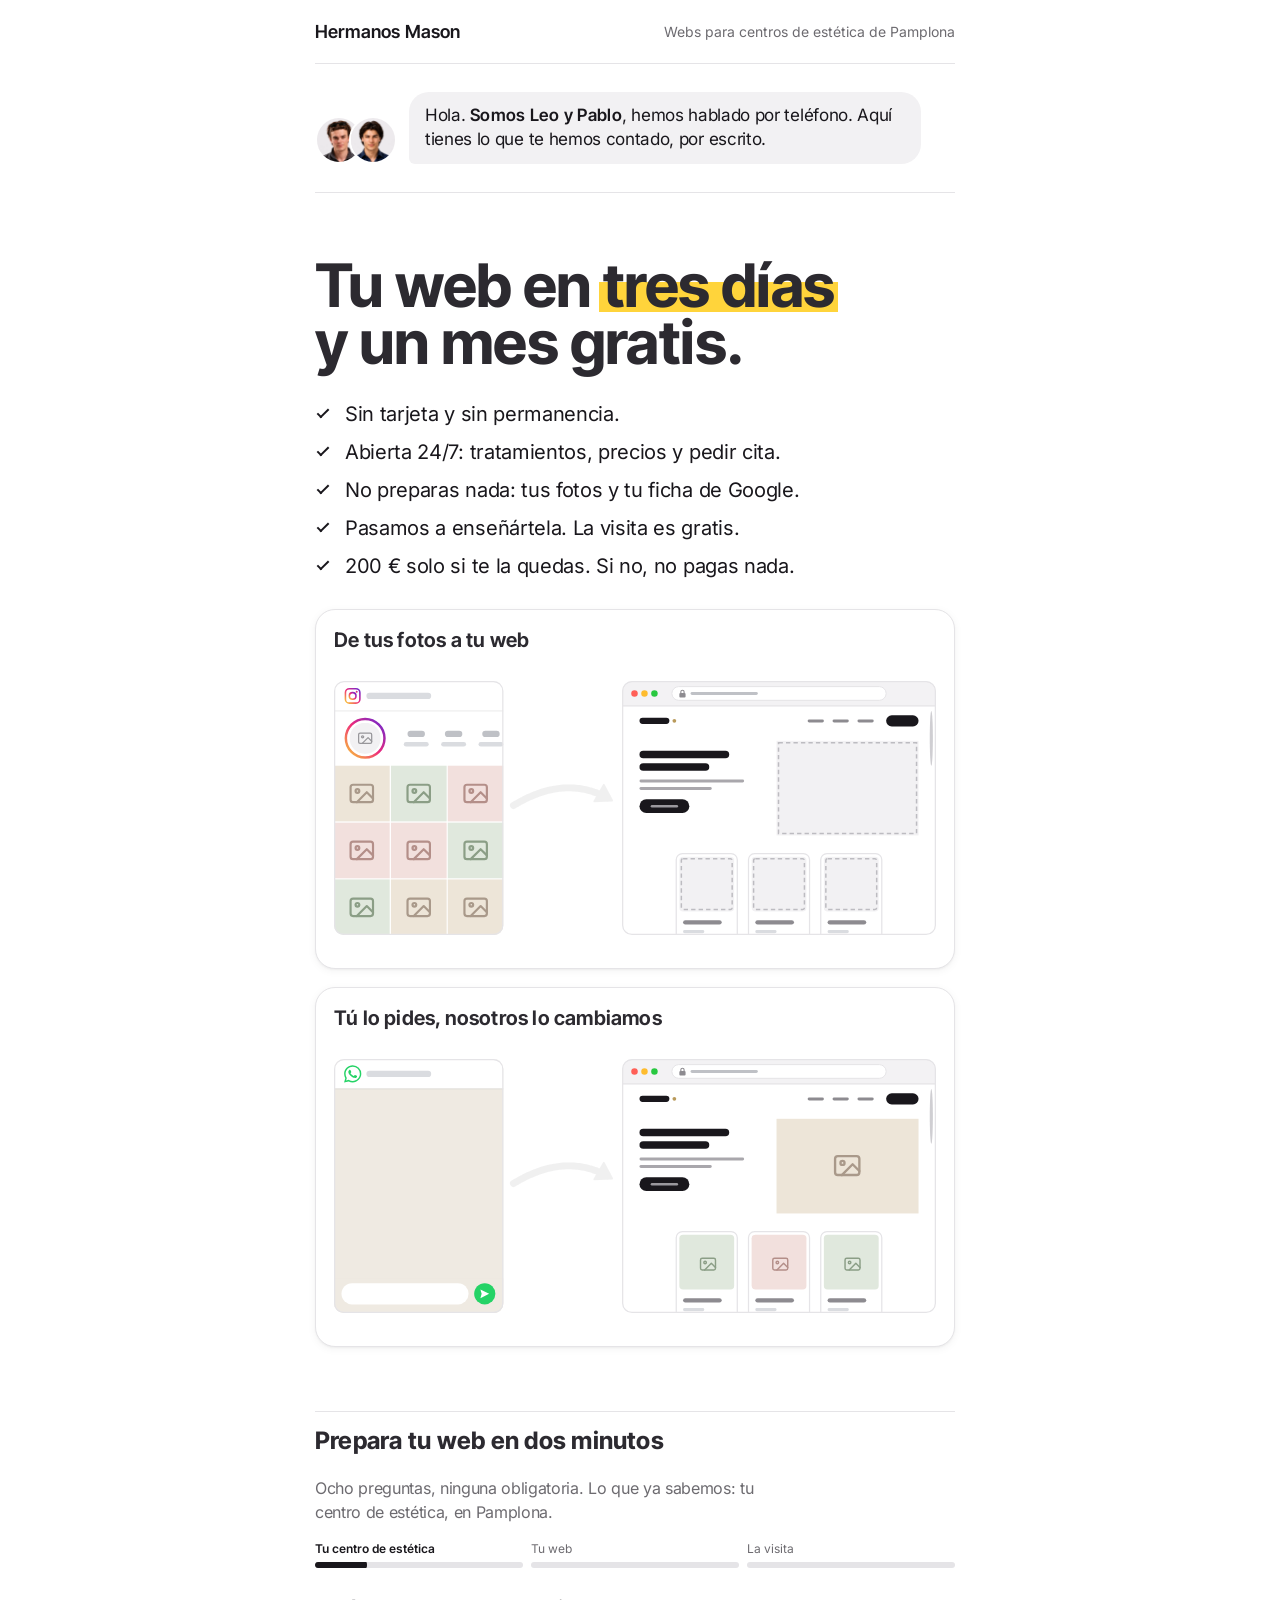
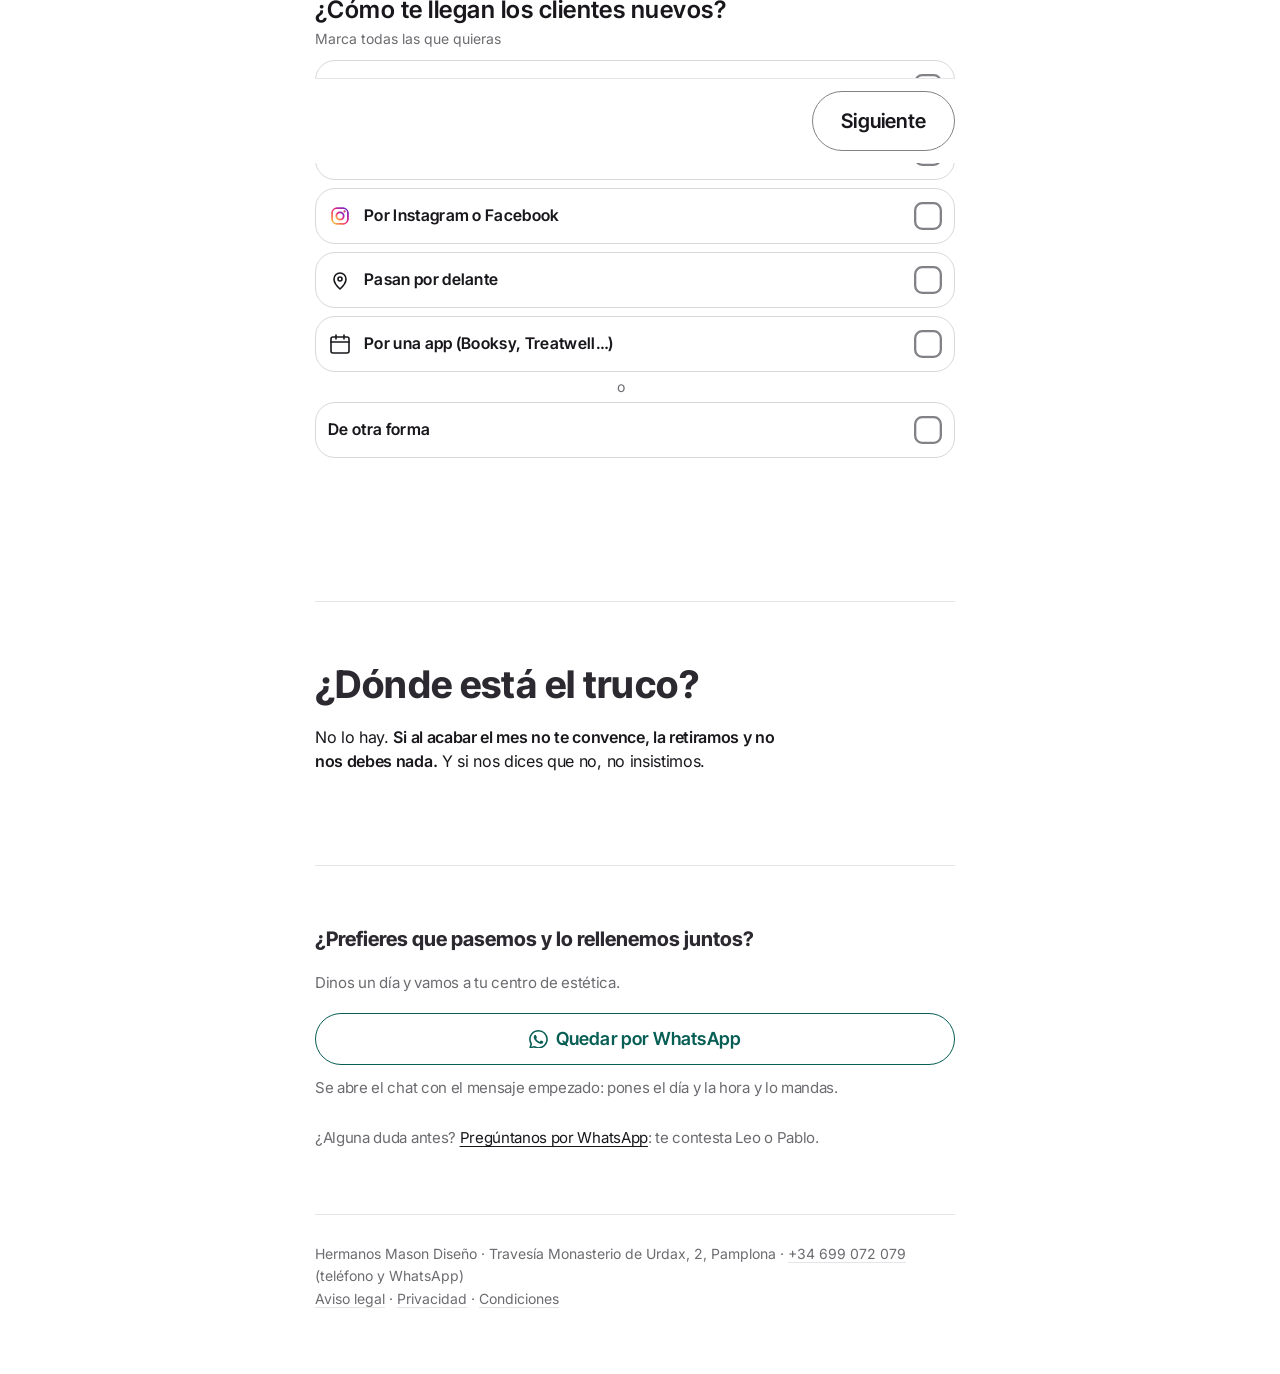
<file: docs/esteticistas/index.html>
<!DOCTYPE html>
<html lang="es" class="no-js">
<head>
<meta charset="UTF-8" />

<meta name="viewport" content="width=device-width, initial-scale=1, viewport-fit=cover" />
<title>Tu centro de estética con web en tres días - Hermanos Mason</title>
<meta name="description" content="Lo que hemos hablado por teléfono, por escrito: un mes gratis, sin tarjeta, con tus fotos y pasamos por tu local. Nos dices qué día y la preparamos." />

<link rel="preload" href="../estilo-blanco-negro.css" as="style" />
<link rel="stylesheet" href="../styles.css" />
<link rel="preload" href="../fonts/inter-tight-latin-var.woff2" as="font" type="font/woff2" crossorigin />
<link rel="preload" href="../fonts/inter-latin-var.woff2" as="font" type="font/woff2" crossorigin />

<meta name="robots" content="noindex, nofollow" />
<meta property="og:type" content="website" />
<meta property="og:locale" content="es_ES" />
<meta property="og:site_name" content="Hermanos Mason Diseño" />
<meta property="og:title" content="Tu centro de estética con web en tres días" />
<meta property="og:description" content="Un mes gratis, sin tarjeta, con tus fotos y pasamos por tu local. Lo que hemos hablado, por escrito." />

<meta property="og:image" content="https://hermanosmason.es/img/og-enlace.jpg" />
<meta property="og:image:type" content="image/jpeg" />
<meta property="og:image:width" content="1200" />
<meta property="og:image:height" content="630" />
<meta property="og:image:alt" content="Los retratos de Leo y Pablo Mason junto al titular Lo que hemos hablado, por escrito, y debajo: Tu web en tres días y un mes gratis para probarla. Pasamos por tu local a enseñártela." />

<link rel="icon" href="data:image/svg+xml,<svg xmlns='http://www.w3.org/2000/svg' viewBox='0 0 32 32'><rect width='32' height='32' fill='%2319171c'/><text x='16' y='23' font-family='system-ui,Segoe UI,Helvetica,sans-serif' font-size='19' font-weight='700' fill='%23ffffff' text-anchor='middle'>HM</text></svg>" />

<script>document.documentElement.classList.remove('no-js');</script>
</head>
<body>

  <div class="backdrop" aria-hidden="true"></div>

  <div class="page">
  <main class="enlace" id="contenido">

    <header class="enlace-marca">
      <span data-llamada>Hermanos Mason</span>
      <a href="../" data-portada hidden><span aria-hidden="true">← </span>Hermanos Mason</a>
      <small>Webs para centros de estética de Pamplona</small>
    </header>

    <section class="section saludo" aria-label="Quién te ha llamado">
      <div class="saludo__fotos" aria-hidden="true">
        <img src="../img/hermanos/leo-retrato.webp" width="360" height="360" data-hermano="leo" alt="" />
        <img src="../img/hermanos/pablo-retrato.webp" width="360" height="360" data-hermano="pablo" alt="" />
      </div>
      <span class="saludo__escribiendo" aria-hidden="true"><i></i><i></i><i></i></span>
      <p class="saludo__texto" data-llamada>
        Hola<span data-nombre></span>. <strong data-quien>Somos Leo y Pablo</strong>,
        hemos hablado por teléfono. Aquí tienes lo que <span data-contado>te hemos contado</span>, por escrito.
      </p>
      <p class="saludo__texto" data-portada hidden>
        Hola. <strong>Somos Leo y Pablo</strong>, de Hermanos Mason. Esto es lo que hacemos para centros de estética.
      </p>
    </section>

    <section class="section oferta" aria-labelledby="oferta-titulo">
      <div class="reveal">
        <h1 id="oferta-titulo">Tu web en <span class="clave">tres días</span> y un mes gratis.</h1>
        <ul class="vistos">
          <li>Sin tarjeta y sin permanencia.</li>
          <li>Abierta 24/7: tratamientos, precios y pedir cita.</li>
          <li>No preparas nada: tus fotos y tu ficha de Google.</li>
          <li>Pasamos a enseñártela. La visita es gratis.</li>
          <li>200 € solo si te la quedas. Si no, no pagas nada.</li>
        </ul>

        <div class="cartas">
        <figure class="cartas__carta">
          <p class="cartas__titulo">De tus fotos a tu web</p>
          <div class="flujo">
            <img src="../img/cartas/de-tus-fotos.svg" width="604" height="279" alt="Las fotos de tu Instagram o de tu ficha de Google Maps van, una a una, a su sitio en tu web" data-empieza-al-verse />
          </div>
        </figure>
        <figure class="cartas__carta">
          <p class="cartas__titulo">Tú lo pides, nosotros lo cambiamos</p>
          <div class="flujo">
            <img src="../img/cartas/tu-lo-pides.svg" width="604" height="279" alt="Mandas un WhatsApp y tu web cambia: una foto nueva, un servicio, un aviso, el titular" data-empieza-al-verse />
          </div>
        </figure>
        </div>
      </div>
    </section>

    <section class="section preparar-seccion" id="preparar" aria-labelledby="preparar-titulo">
      <div class="section__head reveal">

        <h2 id="preparar-titulo">Prepara tu web en dos minutos</h2>
        <p class="section__sub">Ocho preguntas, ninguna obligatoria. Lo que ya sabemos: tu centro de estética, en Pamplona.</p>
      </div>

      <form class="preparar reveal" action="https://wa.me/34699072079" method="get" target="_blank" rel="noopener" data-recibir="3510b3af-c7f1-4904-a86c-2bc85d468354" data-pagina="esteticistas">
        <input type="hidden" name="text" value="Hola, quiero que me preparéis la web de mi centro de estética." />

        <svg class="marcas-defs" width="0" height="0" aria-hidden="true" focusable="false"><defs><linearGradient id="ig-marca" x1="0" y1="1" x2="1" y2="0"><stop offset="0" stop-color="#f9ce34" /><stop offset=".5" stop-color="#ee2a7b" /><stop offset="1" stop-color="#6228d7" /></linearGradient></defs></svg>

        <div class="quiz-barra">
          <button class="quiz-barra__cerrar" type="button" data-quiz-cerrar aria-label="Cerrar el cuestionario y volver a la página">
            <svg viewBox="0 0 24 24" fill="none" stroke="currentColor" stroke-width="2" stroke-linecap="round" aria-hidden="true"><path d="M6 6l12 12M18 6L6 18" /></svg>
          </button>
          <a class="quiz-barra__duda" href="https://wa.me/34699072079?text=Hola.%20Tengo%20una%20duda%20sobre%20la%20web%20para%20mi%20centro%20de%20est%C3%A9tica%3A%20" data-salida data-mensaje="Tengo una duda sobre la web para mi centro de estética: " target="_blank" rel="noopener">¿Una duda? WhatsApp</a>
        </div>

        <ol class="progreso" aria-label="Pasos del formulario">
          <li data-bloque="negocio" aria-current="step"><button type="button" class="progreso__bloque" data-bloque-ir="negocio" disabled><span class="progreso__nombre">Tu centro de estética</span><span class="progreso__barra" aria-hidden="true"></span></button></li>
          <li data-bloque="web"><button type="button" class="progreso__bloque" data-bloque-ir="web" disabled><span class="progreso__nombre">Tu web</span><span class="progreso__barra" aria-hidden="true"></span></button></li>
          <li data-bloque="visita"><button type="button" class="progreso__bloque" data-bloque-ir="visita" disabled><span class="progreso__nombre">La visita</span><span class="progreso__barra" aria-hidden="true"></span></button></li>
        </ol>

        <fieldset class="tramo" data-bloque="negocio">
          <legend>¿Cómo te llegan los clientes nuevos? <span class="tramo__ayuda">Marca todas las que quieras</span></legend>
          <div class="tramo__cuerpo">
          <div class="casillas casillas--una">
            <label class="casilla">
              <svg class="casilla__icono" viewBox="0 0 24 24" aria-hidden="true" focusable="false"><path d="M12 3.5l2.6 5.4 5.9.8-4.3 4.1 1.1 5.9L12 16.9l-5.3 2.8 1.1-5.9-4.3-4.1 5.9-.8z" /></svg>
              <span>Me recomiendan</span>
              <svg class="casilla__visto" viewBox="0 0 24 24" aria-hidden="true" focusable="false"><rect class="visto__aro" x="1" y="1" width="22" height="22" rx="6" /><rect class="visto__trazo" x="1" y="1" width="22" height="22" rx="6" pathLength="69" /><path d="M7 12.5l3.5 3.5L17 8.5" /></svg>
              <input type="checkbox" name="llegan" id="llegan-recomiendan" value="me recomiendan" />
            </label>
            <label class="casilla">
              <svg class="casilla__icono casilla__icono--marca" viewBox="0 0 24 24" aria-hidden="true" focusable="false"><path d="M21.6 12.2c0-.7-.1-1.4-.2-2H12v3.9h5.4a4.6 4.6 0 0 1-2 3v2.5h3.2c1.9-1.7 3-4.3 3-7.4z" fill="#4285f4" /><path d="M12 22c2.7 0 5-.9 6.6-2.4l-3.2-2.5c-.9.6-2 1-3.4 1-2.6 0-4.8-1.8-5.6-4.1H3.1v2.6A10 10 0 0 0 12 22z" fill="#34a853" /><path d="M6.4 14a6 6 0 0 1 0-3.9V7.5H3.1a10 10 0 0 0 0 9z" fill="#fbbc04" /><path d="M12 6c1.5 0 2.8.5 3.8 1.5l2.9-2.9A10 10 0 0 0 3.1 7.5l3.3 2.6C7.2 7.8 9.4 6 12 6z" fill="#ea4335" /></svg>
              <span>Me buscan en Google o Maps</span>
              <svg class="casilla__visto" viewBox="0 0 24 24" aria-hidden="true" focusable="false"><rect class="visto__aro" x="1" y="1" width="22" height="22" rx="6" /><rect class="visto__trazo" x="1" y="1" width="22" height="22" rx="6" pathLength="69" /><path d="M7 12.5l3.5 3.5L17 8.5" /></svg>
              <input type="checkbox" name="llegan" id="llegan-google" value="me buscan en Google o Maps" />
            </label>
            <label class="casilla">
              <svg class="casilla__icono casilla__icono--marca" viewBox="0 0 24 24" aria-hidden="true" focusable="false"><rect x="2.5" y="2.5" width="19" height="19" rx="5.5" fill="none" stroke="url(#ig-marca)" stroke-width="2.2" /><circle cx="12" cy="12" r="4.4" fill="none" stroke="url(#ig-marca)" stroke-width="2.2" /><circle cx="17.4" cy="6.6" r="1.4" fill="url(#ig-marca)" /></svg>
              <span>Por Instagram o Facebook</span>
              <svg class="casilla__visto" viewBox="0 0 24 24" aria-hidden="true" focusable="false"><rect class="visto__aro" x="1" y="1" width="22" height="22" rx="6" /><rect class="visto__trazo" x="1" y="1" width="22" height="22" rx="6" pathLength="69" /><path d="M7 12.5l3.5 3.5L17 8.5" /></svg>
              <input type="checkbox" name="llegan" id="llegan-instagram" value="por Instagram o Facebook" />
            </label>
            <label class="casilla">
              <svg class="casilla__icono" viewBox="0 0 24 24" aria-hidden="true" focusable="false"><path d="M12 21s-6-5.3-6-10a6 6 0 0 1 12 0c0 4.7-6 10-6 10z" /><circle cx="12" cy="11" r="2" /></svg>
              <span>Pasan por delante</span>
              <svg class="casilla__visto" viewBox="0 0 24 24" aria-hidden="true" focusable="false"><rect class="visto__aro" x="1" y="1" width="22" height="22" rx="6" /><rect class="visto__trazo" x="1" y="1" width="22" height="22" rx="6" pathLength="69" /><path d="M7 12.5l3.5 3.5L17 8.5" /></svg>
              <input type="checkbox" name="llegan" id="llegan-calle" value="pasan por delante" />
            </label>
            <label class="casilla">
              <svg class="casilla__icono" viewBox="0 0 24 24" aria-hidden="true" focusable="false"><rect x="3" y="5" width="18" height="16" rx="2" /><path d="M3 10h18M8 3v4M16 3v4" /></svg>
              <span>Por una app (Booksy, Treatwell…)</span>
              <svg class="casilla__visto" viewBox="0 0 24 24" aria-hidden="true" focusable="false"><rect class="visto__aro" x="1" y="1" width="22" height="22" rx="6" /><rect class="visto__trazo" x="1" y="1" width="22" height="22" rx="6" pathLength="69" /><path d="M7 12.5l3.5 3.5L17 8.5" /></svg>
              <input type="checkbox" name="llegan" id="llegan-app" value="por una app de reservas" />
            </label>
            <p class="casillas__o" aria-hidden="true">o</p>
            <label class="casilla casilla--sin-icono">

              <span>De otra forma</span>
              <svg class="casilla__visto" viewBox="0 0 24 24" aria-hidden="true" focusable="false"><rect class="visto__aro" x="1" y="1" width="22" height="22" rx="6" /><rect class="visto__trazo" x="1" y="1" width="22" height="22" rx="6" pathLength="69" /><path d="M7 12.5l3.5 3.5L17 8.5" /></svg>
              <input type="checkbox" name="llegan" id="llegan-otra" value="de otra forma" />
            </label>
          </div>
          <div class="tramo__nav">
            <button class="btn btn--solid btn--lg" type="button" data-ir="siguiente"><span>Siguiente</span></button>
          </div>
          </div>
        </fieldset>

        <fieldset class="tramo" data-bloque="negocio" hidden>
          <legend>¿Cómo te piden cita hoy? <span class="tramo__ayuda">Marca todas las que quieras</span></legend>
          <div class="tramo__cuerpo">
          <div class="casillas casillas--una">
            <label class="casilla">
              <svg class="casilla__icono" viewBox="0 0 24 24" aria-hidden="true" focusable="false"><path d="M5.5 3.5h3l1.6 4.2-2.1 1.6a11.5 11.5 0 0 0 6.7 6.7l1.6-2.1 4.2 1.6v3a2 2 0 0 1-2 2A15.5 15.5 0 0 1 3.5 5.5a2 2 0 0 1 2-2z" /></svg>
              <span>Me llaman</span>
              <svg class="casilla__visto" viewBox="0 0 24 24" aria-hidden="true" focusable="false"><rect class="visto__aro" x="1" y="1" width="22" height="22" rx="6" /><rect class="visto__trazo" x="1" y="1" width="22" height="22" rx="6" pathLength="69" /><path d="M7 12.5l3.5 3.5L17 8.5" /></svg>
              <input type="checkbox" name="cita" id="cita-llaman" value="me llaman" />
            </label>
            <label class="casilla">
              <svg class="casilla__icono casilla__icono--marca" viewBox="0 0 24 24" aria-hidden="true" focusable="false"><path fill="#25d366" d="M17.472 14.382c-.297-.149-1.758-.867-2.03-.967-.273-.099-.471-.148-.67.15-.197.297-.767.966-.94 1.164-.173.199-.347.223-.644.075-.297-.15-1.255-.463-2.39-1.475-.883-.788-1.48-1.761-1.653-2.059-.173-.297-.018-.458.13-.606.134-.133.298-.347.446-.52.149-.174.198-.298.298-.497.099-.198.05-.371-.025-.52-.075-.149-.669-1.612-.916-2.207-.242-.579-.487-.5-.669-.51-.173-.008-.371-.01-.57-.01-.198 0-.52.074-.792.372-.272.297-1.04 1.016-1.04 2.479 0 1.462 1.065 2.875 1.213 3.074.149.198 2.096 3.2 5.077 4.487.709.306 1.262.489 1.694.625.712.227 1.36.195 1.871.118.571-.085 1.758-.719 2.006-1.413.248-.694.248-1.289.173-1.413-.074-.124-.272-.198-.57-.347m-5.421 7.403h-.004a9.87 9.87 0 01-5.031-1.378l-.361-.214-3.741.982.998-3.648-.235-.374a9.86 9.86 0 01-1.51-5.26c.001-5.45 4.436-9.884 9.888-9.884 2.64 0 5.122 1.03 6.988 2.898a9.825 9.825 0 012.893 6.994c-.003 5.45-4.437 9.884-9.885 9.884m8.413-18.297A11.815 11.815 0 0012.05 0C5.495 0 .16 5.335.157 11.892c0 2.096.547 4.142 1.588 5.945L.057 24l6.305-1.654a11.882 11.882 0 005.683 1.448h.005c6.554 0 11.89-5.335 11.893-11.893a11.821 11.821 0 00-3.48-8.413Z" /></svg>
              <span>Me escriben por WhatsApp</span>
              <svg class="casilla__visto" viewBox="0 0 24 24" aria-hidden="true" focusable="false"><rect class="visto__aro" x="1" y="1" width="22" height="22" rx="6" /><rect class="visto__trazo" x="1" y="1" width="22" height="22" rx="6" pathLength="69" /><path d="M7 12.5l3.5 3.5L17 8.5" /></svg>
              <input type="checkbox" name="cita" id="cita-whatsapp" value="me escriben por WhatsApp" />
            </label>
            <label class="casilla">
              <svg class="casilla__icono casilla__icono--marca" viewBox="0 0 24 24" aria-hidden="true" focusable="false"><rect x="2.5" y="2.5" width="19" height="19" rx="5.5" fill="none" stroke="url(#ig-marca)" stroke-width="2.2" /><circle cx="12" cy="12" r="4.4" fill="none" stroke="url(#ig-marca)" stroke-width="2.2" /><circle cx="17.4" cy="6.6" r="1.4" fill="url(#ig-marca)" /></svg>
              <span>Me escriben por Instagram</span>
              <svg class="casilla__visto" viewBox="0 0 24 24" aria-hidden="true" focusable="false"><rect class="visto__aro" x="1" y="1" width="22" height="22" rx="6" /><rect class="visto__trazo" x="1" y="1" width="22" height="22" rx="6" pathLength="69" /><path d="M7 12.5l3.5 3.5L17 8.5" /></svg>
              <input type="checkbox" name="cita" id="cita-instagram" value="me escriben por Instagram" />
            </label>
            <label class="casilla">
              <svg class="casilla__icono" viewBox="0 0 24 24" aria-hidden="true" focusable="false"><rect x="3" y="5" width="18" height="16" rx="2" /><path d="M3 10h18M8 3v4M16 3v4" /></svg>
              <span>Reservan en una app</span>
              <svg class="casilla__visto" viewBox="0 0 24 24" aria-hidden="true" focusable="false"><rect class="visto__aro" x="1" y="1" width="22" height="22" rx="6" /><rect class="visto__trazo" x="1" y="1" width="22" height="22" rx="6" pathLength="69" /><path d="M7 12.5l3.5 3.5L17 8.5" /></svg>
              <input type="checkbox" name="cita" id="cita-app" value="reservan en una app" />
            </label>
            <label class="casilla">
              <svg class="casilla__icono" viewBox="0 0 24 24" aria-hidden="true" focusable="false"><path d="M12 21s-6-5.3-6-10a6 6 0 0 1 12 0c0 4.7-6 10-6 10z" /><circle cx="12" cy="11" r="2" /></svg>
              <span>Vienen y me la piden</span>
              <svg class="casilla__visto" viewBox="0 0 24 24" aria-hidden="true" focusable="false"><rect class="visto__aro" x="1" y="1" width="22" height="22" rx="6" /><rect class="visto__trazo" x="1" y="1" width="22" height="22" rx="6" pathLength="69" /><path d="M7 12.5l3.5 3.5L17 8.5" /></svg>
              <input type="checkbox" name="cita" id="cita-vienen" value="vienen y me la piden" />
            </label>
            <p class="casillas__o" aria-hidden="true">o</p>
            <label class="casilla casilla--sin-icono">

              <span>De otra forma</span>
              <svg class="casilla__visto" viewBox="0 0 24 24" aria-hidden="true" focusable="false"><rect class="visto__aro" x="1" y="1" width="22" height="22" rx="6" /><rect class="visto__trazo" x="1" y="1" width="22" height="22" rx="6" pathLength="69" /><path d="M7 12.5l3.5 3.5L17 8.5" /></svg>
              <input type="checkbox" name="cita" id="cita-otra" value="de otra forma" />
            </label>
          </div>
          <div class="tramo__nav">
            <button class="btn btn--lg" type="button" data-ir="atras">Atrás</button>
            <button class="btn btn--solid btn--lg" type="button" data-ir="siguiente"><span>Siguiente</span></button>
          </div>
          </div>
        </fieldset>

        <fieldset class="tramo" data-bloque="negocio" hidden>
          <legend>Cuando estás atendiendo y suena el teléfono, ¿qué suele pasar? <span class="tramo__ayuda">Lo que pase más veces</span></legend>
          <div class="tramo__cuerpo">
          <div class="casillas casillas--una">
            <label class="casilla">
              <svg class="casilla__icono" viewBox="0 0 24 24" aria-hidden="true" focusable="false"><path d="M5.5 3.5h3l1.6 4.2-2.1 1.6a11.5 11.5 0 0 0 6.7 6.7l1.6-2.1 4.2 1.6v3a2 2 0 0 1-2 2A15.5 15.5 0 0 1 3.5 5.5a2 2 0 0 1 2-2z" /></svg>
              <span>Lo cojo yo, como puedo</span>
              <svg class="casilla__visto" viewBox="0 0 24 24" aria-hidden="true" focusable="false"><circle class="visto__aro" cx="12" cy="12" r="11" /><circle class="visto__trazo" cx="12" cy="12" r="11" transform="rotate(-90 12 12)" /><path d="M7 12.5l3.5 3.5L17 8.5" /></svg>
              <input type="radio" name="telefono" id="tel-yo" value="lo cojo yo, como puedo" />
            </label>
            <label class="casilla">
              <svg class="casilla__icono" viewBox="0 0 24 24" aria-hidden="true" focusable="false"><path d="M4 6a2.5 2.5 0 0 1 2.5-2.5h11A2.5 2.5 0 0 1 20 6v7.5a2.5 2.5 0 0 1-2.5 2.5H10l-4.5 4v-4A2.5 2.5 0 0 1 4 13.5z" /></svg>
              <span>Lo coge alguien del equipo</span>
              <svg class="casilla__visto" viewBox="0 0 24 24" aria-hidden="true" focusable="false"><circle class="visto__aro" cx="12" cy="12" r="11" /><circle class="visto__trazo" cx="12" cy="12" r="11" transform="rotate(-90 12 12)" /><path d="M7 12.5l3.5 3.5L17 8.5" /></svg>
              <input type="radio" name="telefono" id="tel-equipo" value="lo coge alguien del equipo" />
            </label>
            <label class="casilla">
              <svg class="casilla__icono" viewBox="0 0 24 24" aria-hidden="true" focusable="false"><circle cx="12" cy="12" r="9" /><path d="M12 7.5V12l3.2 2.2" /></svg>
              <span>Lo dejo sonar y llamo luego</span>
              <svg class="casilla__visto" viewBox="0 0 24 24" aria-hidden="true" focusable="false"><circle class="visto__aro" cx="12" cy="12" r="11" /><circle class="visto__trazo" cx="12" cy="12" r="11" transform="rotate(-90 12 12)" /><path d="M7 12.5l3.5 3.5L17 8.5" /></svg>
              <input type="radio" name="telefono" id="tel-luego" value="lo dejo sonar y llamo luego" />
            </label>
            <label class="casilla">
              <svg class="casilla__icono" viewBox="0 0 24 24" aria-hidden="true" focusable="false"><rect x="3" y="5" width="18" height="14" rx="2" /><circle cx="8.5" cy="10" r="1.5" /><path d="M21 16l-5-5-8 8" /><path d="M3 3l18 18" /></svg>
              <span>Se queda sin coger: no doy abasto</span>
              <svg class="casilla__visto" viewBox="0 0 24 24" aria-hidden="true" focusable="false"><circle class="visto__aro" cx="12" cy="12" r="11" /><circle class="visto__trazo" cx="12" cy="12" r="11" transform="rotate(-90 12 12)" /><path d="M7 12.5l3.5 3.5L17 8.5" /></svg>
              <input type="radio" name="telefono" id="tel-nadie" value="se queda sin coger, no doy abasto" />
            </label>
            <p class="casillas__o" aria-hidden="true">o</p>
            <label class="casilla casilla--ancha casilla--sin-icono">

              <span>No me llaman por teléfono</span>
              <svg class="casilla__visto" viewBox="0 0 24 24" aria-hidden="true" focusable="false"><circle class="visto__aro" cx="12" cy="12" r="11" /><circle class="visto__trazo" cx="12" cy="12" r="11" transform="rotate(-90 12 12)" /><path d="M7 12.5l3.5 3.5L17 8.5" /></svg>
              <input type="radio" name="telefono" id="tel-no" value="no me llaman por teléfono" />
            </label>
          </div>
          <div class="tramo__nav">
            <button class="btn btn--lg" type="button" data-ir="atras">Atrás</button>
            <button class="btn btn--solid btn--lg" type="button" data-ir="siguiente"><span>Siguiente</span></button>
          </div>
          </div>
        </fieldset>

        <fieldset class="tramo" data-bloque="web" hidden>
          <legend>¿Has tenido web alguna vez? <span class="tramo__ayuda">Elige una</span></legend>
          <div class="tramo__cuerpo">
          <div class="casillas casillas--una">
            <label class="casilla casilla--sin-icono">

              <span>Nunca, me apaño sin ella</span>
              <svg class="casilla__visto" viewBox="0 0 24 24" aria-hidden="true" focusable="false"><circle class="visto__aro" cx="12" cy="12" r="11" /><circle class="visto__trazo" cx="12" cy="12" r="11" transform="rotate(-90 12 12)" /><path d="M7 12.5l3.5 3.5L17 8.5" /></svg>
              <input type="radio" name="web-antes" id="web-nunca" value="nunca, me apaño sin ella" />
            </label>
            <label class="casilla casilla--sin-icono">

              <span>Nunca, pero le he dado vueltas</span>
              <svg class="casilla__visto" viewBox="0 0 24 24" aria-hidden="true" focusable="false"><circle class="visto__aro" cx="12" cy="12" r="11" /><circle class="visto__trazo" cx="12" cy="12" r="11" transform="rotate(-90 12 12)" /><path d="M7 12.5l3.5 3.5L17 8.5" /></svg>
              <input type="radio" name="web-antes" id="web-vueltas" value="nunca, pero le he dado vueltas" />
            </label>
            <label class="casilla casilla--sin-icono">

              <span>Tuve una y ya no la tengo<small class="casilla__nota">Por ejemplo, la del Kit Digital</small></span>
              <svg class="casilla__visto" viewBox="0 0 24 24" aria-hidden="true" focusable="false"><circle class="visto__aro" cx="12" cy="12" r="11" /><circle class="visto__trazo" cx="12" cy="12" r="11" transform="rotate(-90 12 12)" /><path d="M7 12.5l3.5 3.5L17 8.5" /></svg>
              <input type="radio" name="web-antes" id="web-tuve" value="tuve una y ya no la tengo" />
            </label>
            <label class="casilla casilla--sin-icono">

              <span>Tengo una, pero no la uso</span>
              <svg class="casilla__visto" viewBox="0 0 24 24" aria-hidden="true" focusable="false"><circle class="visto__aro" cx="12" cy="12" r="11" /><circle class="visto__trazo" cx="12" cy="12" r="11" transform="rotate(-90 12 12)" /><path d="M7 12.5l3.5 3.5L17 8.5" /></svg>
              <input type="radio" name="web-antes" id="web-no-uso" value="tengo una, pero no la uso" />
            </label>
            <label class="casilla casilla--ancha casilla--sin-icono">

              <span>Tengo una y quiero cambiarla</span>
              <svg class="casilla__visto" viewBox="0 0 24 24" aria-hidden="true" focusable="false"><circle class="visto__aro" cx="12" cy="12" r="11" /><circle class="visto__trazo" cx="12" cy="12" r="11" transform="rotate(-90 12 12)" /><path d="M7 12.5l3.5 3.5L17 8.5" /></svg>
              <input type="radio" name="web-antes" id="web-cambiar" value="tengo una y quiero cambiarla" />
            </label>
          </div>
          <div class="tramo__nav">
            <button class="btn btn--lg" type="button" data-ir="atras">Atrás</button>
            <button class="btn btn--solid btn--lg" type="button" data-ir="siguiente"><span>Siguiente</span></button>
          </div>
          </div>
        </fieldset>

        <fieldset class="tramo" data-bloque="web" hidden>
          <legend>Entonces, ¿qué quieres que haga la web por ti? <span class="tramo__ayuda">Marca todas las que quieras</span></legend>
          <div class="tramo__cuerpo">
          <div class="casillas casillas--una">
            <label class="casilla">
              <svg class="casilla__icono casilla__icono--marca" viewBox="0 0 24 24" aria-hidden="true" focusable="false"><path d="M21.6 12.2c0-.7-.1-1.4-.2-2H12v3.9h5.4a4.6 4.6 0 0 1-2 3v2.5h3.2c1.9-1.7 3-4.3 3-7.4z" fill="#4285f4" /><path d="M12 22c2.7 0 5-.9 6.6-2.4l-3.2-2.5c-.9.6-2 1-3.4 1-2.6 0-4.8-1.8-5.6-4.1H3.1v2.6A10 10 0 0 0 12 22z" fill="#34a853" /><path d="M6.4 14a6 6 0 0 1 0-3.9V7.5H3.1a10 10 0 0 0 0 9z" fill="#fbbc04" /><path d="M12 6c1.5 0 2.8.5 3.8 1.5l2.9-2.9A10 10 0 0 0 3.1 7.5l3.3 2.6C7.2 7.8 9.4 6 12 6z" fill="#ea4335" /></svg>
              <span>Que me encuentren en Google</span>
              <svg class="casilla__visto" viewBox="0 0 24 24" aria-hidden="true" focusable="false"><rect class="visto__aro" x="1" y="1" width="22" height="22" rx="6" /><rect class="visto__trazo" x="1" y="1" width="22" height="22" rx="6" pathLength="69" /><path d="M7 12.5l3.5 3.5L17 8.5" /></svg>
              <input type="checkbox" name="para" id="para-encontrar" value="que me encuentren en Google" />
            </label>
            <label class="casilla">
              <svg class="casilla__icono" viewBox="0 0 24 24" aria-hidden="true" focusable="false"><path d="M5.5 3.5h3l1.6 4.2-2.1 1.6a11.5 11.5 0 0 0 6.7 6.7l1.6-2.1 4.2 1.6v3a2 2 0 0 1-2 2A15.5 15.5 0 0 1 3.5 5.5a2 2 0 0 1 2-2z" /></svg>
              <span>Que me llamen</span>
              <svg class="casilla__visto" viewBox="0 0 24 24" aria-hidden="true" focusable="false"><rect class="visto__aro" x="1" y="1" width="22" height="22" rx="6" /><rect class="visto__trazo" x="1" y="1" width="22" height="22" rx="6" pathLength="69" /><path d="M7 12.5l3.5 3.5L17 8.5" /></svg>
              <input type="checkbox" name="para" id="para-llamadas" value="que me llamen" />
            </label>
            <label class="casilla">
              <svg class="casilla__icono casilla__icono--marca" viewBox="0 0 24 24" aria-hidden="true" focusable="false"><path fill="#25d366" d="M17.472 14.382c-.297-.149-1.758-.867-2.03-.967-.273-.099-.471-.148-.67.15-.197.297-.767.966-.94 1.164-.173.199-.347.223-.644.075-.297-.15-1.255-.463-2.39-1.475-.883-.788-1.48-1.761-1.653-2.059-.173-.297-.018-.458.13-.606.134-.133.298-.347.446-.52.149-.174.198-.298.298-.497.099-.198.05-.371-.025-.52-.075-.149-.669-1.612-.916-2.207-.242-.579-.487-.5-.669-.51-.173-.008-.371-.01-.57-.01-.198 0-.52.074-.792.372-.272.297-1.04 1.016-1.04 2.479 0 1.462 1.065 2.875 1.213 3.074.149.198 2.096 3.2 5.077 4.487.709.306 1.262.489 1.694.625.712.227 1.36.195 1.871.118.571-.085 1.758-.719 2.006-1.413.248-.694.248-1.289.173-1.413-.074-.124-.272-.198-.57-.347m-5.421 7.403h-.004a9.87 9.87 0 01-5.031-1.378l-.361-.214-3.741.982.998-3.648-.235-.374a9.86 9.86 0 01-1.51-5.26c.001-5.45 4.436-9.884 9.888-9.884 2.64 0 5.122 1.03 6.988 2.898a9.825 9.825 0 012.893 6.994c-.003 5.45-4.437 9.884-9.885 9.884m8.413-18.297A11.815 11.815 0 0012.05 0C5.495 0 .16 5.335.157 11.892c0 2.096.547 4.142 1.588 5.945L.057 24l6.305-1.654a11.882 11.882 0 005.683 1.448h.005c6.554 0 11.89-5.335 11.893-11.893a11.821 11.821 0 00-3.48-8.413Z" /></svg>
              <span>Que me escriban por WhatsApp</span>
              <svg class="casilla__visto" viewBox="0 0 24 24" aria-hidden="true" focusable="false"><rect class="visto__aro" x="1" y="1" width="22" height="22" rx="6" /><rect class="visto__trazo" x="1" y="1" width="22" height="22" rx="6" pathLength="69" /><path d="M7 12.5l3.5 3.5L17 8.5" /></svg>
              <input type="checkbox" name="para" id="para-whatsapp" value="que me escriban por WhatsApp" />
            </label>
            <label class="casilla">
              <svg class="casilla__icono" viewBox="0 0 24 24" aria-hidden="true" focusable="false"><path d="M3 11.5V4h7.5l9.5 9.5-7.5 7.5z" /><path d="M7.5 8.5h.01" /></svg>
              <span>Que vean mis precios</span>
              <svg class="casilla__visto" viewBox="0 0 24 24" aria-hidden="true" focusable="false"><rect class="visto__aro" x="1" y="1" width="22" height="22" rx="6" /><rect class="visto__trazo" x="1" y="1" width="22" height="22" rx="6" pathLength="69" /><path d="M7 12.5l3.5 3.5L17 8.5" /></svg>
              <input type="checkbox" name="para" id="para-precios" value="que vean mis precios" />
            </label>
            <label class="casilla casilla--ancha">
              <svg class="casilla__icono" viewBox="0 0 24 24" aria-hidden="true" focusable="false"><rect x="3" y="5" width="18" height="14" rx="2" /><circle cx="8.5" cy="10" r="1.5" /><path d="M21 16l-5-5-8 8" /></svg>
              <span>Que vean mis trabajos</span>
              <svg class="casilla__visto" viewBox="0 0 24 24" aria-hidden="true" focusable="false"><rect class="visto__aro" x="1" y="1" width="22" height="22" rx="6" /><rect class="visto__trazo" x="1" y="1" width="22" height="22" rx="6" pathLength="69" /><path d="M7 12.5l3.5 3.5L17 8.5" /></svg>
              <input type="checkbox" name="para" id="para-trabajos" value="que vean mis trabajos" />
            </label>
          </div>
          <div class="tramo__nav">
            <button class="btn btn--lg" type="button" data-ir="atras">Atrás</button>
            <button class="btn btn--solid btn--lg" type="button" data-ir="siguiente"><span>Siguiente</span></button>
          </div>
          </div>
        </fieldset>

        <fieldset class="tramo" data-bloque="web" hidden>
          <legend>¿Qué estilo te gusta más? <span class="tramo__ayuda">Irá con tu nombre y tus fotos, y <strong>podrás cambiarlo cuando quieras</strong>.</span></legend>
          <div class="tramo__cuerpo">
          <div class="estilos">
            <label class="estilo">
              <input type="radio" name="estilo" value="sereno" />
              <img src="../img/estilos/estetica-sereno-672.webp" width="672" height="380" loading="lazy" decoding="async" alt="Muestra del estilo sereno para un centro de estética." />
              <span class="estilo__nombre">Sereno<svg class="estilo__visto" viewBox="0 0 24 24" aria-hidden="true" focusable="false"><circle class="visto__aro" cx="12" cy="12" r="11" /><circle class="visto__trazo" cx="12" cy="12" r="11" transform="rotate(-90 12 12)" /><path d="M7 12.5l3.5 3.5L17 8.5" /></svg></span>
            </label>
            <label class="estilo">
              <input type="radio" name="estilo" value="cálido" />
              <img src="../img/estilos/estetica-calido-672.webp" width="672" height="380" loading="lazy" decoding="async" alt="Muestra del estilo cálido para un centro de estética." />
              <span class="estilo__nombre">Cálido<svg class="estilo__visto" viewBox="0 0 24 24" aria-hidden="true" focusable="false"><circle class="visto__aro" cx="12" cy="12" r="11" /><circle class="visto__trazo" cx="12" cy="12" r="11" transform="rotate(-90 12 12)" /><path d="M7 12.5l3.5 3.5L17 8.5" /></svg></span>
            </label>
            <label class="estilo">
              <input type="radio" name="estilo" value="atrevido" />
              <img src="../img/estilos/estetica-atrevido-672.webp" width="672" height="380" loading="lazy" decoding="async" alt="Muestra del estilo atrevido para un centro de estética." />
              <span class="estilo__nombre">Atrevido<svg class="estilo__visto" viewBox="0 0 24 24" aria-hidden="true" focusable="false"><circle class="visto__aro" cx="12" cy="12" r="11" /><circle class="visto__trazo" cx="12" cy="12" r="11" transform="rotate(-90 12 12)" /><path d="M7 12.5l3.5 3.5L17 8.5" /></svg></span>
            </label>
          </div>
          <div class="tramo__nav">
            <button class="btn btn--lg" type="button" data-ir="atras">Atrás</button>
            <button class="btn btn--solid btn--lg" type="button" data-ir="siguiente"><span>Siguiente</span></button>
          </div>
          </div>
        </fieldset>

        <fieldset class="tramo" data-bloque="web" hidden>
          <legend>¿De dónde cogemos tus fotos? <span class="tramo__ayuda">Marca todas las que quieras</span></legend>
          <div class="tramo__cuerpo">
          <div class="casillas casillas--una">
            <label class="casilla">
              <svg class="casilla__icono casilla__icono--marca" viewBox="0 0 24 24" aria-hidden="true" focusable="false"><path d="M21.6 12.2c0-.7-.1-1.4-.2-2H12v3.9h5.4a4.6 4.6 0 0 1-2 3v2.5h3.2c1.9-1.7 3-4.3 3-7.4z" fill="#4285f4" /><path d="M12 22c2.7 0 5-.9 6.6-2.4l-3.2-2.5c-.9.6-2 1-3.4 1-2.6 0-4.8-1.8-5.6-4.1H3.1v2.6A10 10 0 0 0 12 22z" fill="#34a853" /><path d="M6.4 14a6 6 0 0 1 0-3.9V7.5H3.1a10 10 0 0 0 0 9z" fill="#fbbc04" /><path d="M12 6c1.5 0 2.8.5 3.8 1.5l2.9-2.9A10 10 0 0 0 3.1 7.5l3.3 2.6C7.2 7.8 9.4 6 12 6z" fill="#ea4335" /></svg>
              <span>De mi perfil de Google</span>
              <svg class="casilla__visto" viewBox="0 0 24 24" aria-hidden="true" focusable="false"><rect class="visto__aro" x="1" y="1" width="22" height="22" rx="6" /><rect class="visto__trazo" x="1" y="1" width="22" height="22" rx="6" pathLength="69" /><path d="M7 12.5l3.5 3.5L17 8.5" /></svg>
              <input type="checkbox" name="fotos" id="fotos-google" value="de mi perfil de Google" />
            </label>
            <label class="casilla">
              <svg class="casilla__icono casilla__icono--marca" viewBox="0 0 24 24" aria-hidden="true" focusable="false"><rect x="2.5" y="2.5" width="19" height="19" rx="5.5" fill="none" stroke="url(#ig-marca)" stroke-width="2.2" /><circle cx="12" cy="12" r="4.4" fill="none" stroke="url(#ig-marca)" stroke-width="2.2" /><circle cx="17.4" cy="6.6" r="1.4" fill="url(#ig-marca)" /></svg>
              <span>De mi Instagram</span>
              <svg class="casilla__visto" viewBox="0 0 24 24" aria-hidden="true" focusable="false"><rect class="visto__aro" x="1" y="1" width="22" height="22" rx="6" /><rect class="visto__trazo" x="1" y="1" width="22" height="22" rx="6" pathLength="69" /><path d="M7 12.5l3.5 3.5L17 8.5" /></svg>
              <input type="checkbox" name="fotos" id="fotos-instagram" value="de mi Instagram" />
            </label>
            <label class="casilla">
              <svg class="casilla__icono casilla__icono--marca" viewBox="0 0 24 24" aria-hidden="true" focusable="false"><path fill="#25d366" d="M17.472 14.382c-.297-.149-1.758-.867-2.03-.967-.273-.099-.471-.148-.67.15-.197.297-.767.966-.94 1.164-.173.199-.347.223-.644.075-.297-.15-1.255-.463-2.39-1.475-.883-.788-1.48-1.761-1.653-2.059-.173-.297-.018-.458.13-.606.134-.133.298-.347.446-.52.149-.174.198-.298.298-.497.099-.198.05-.371-.025-.52-.075-.149-.669-1.612-.916-2.207-.242-.579-.487-.5-.669-.51-.173-.008-.371-.01-.57-.01-.198 0-.52.074-.792.372-.272.297-1.04 1.016-1.04 2.479 0 1.462 1.065 2.875 1.213 3.074.149.198 2.096 3.2 5.077 4.487.709.306 1.262.489 1.694.625.712.227 1.36.195 1.871.118.571-.085 1.758-.719 2.006-1.413.248-.694.248-1.289.173-1.413-.074-.124-.272-.198-.57-.347m-5.421 7.403h-.004a9.87 9.87 0 01-5.031-1.378l-.361-.214-3.741.982.998-3.648-.235-.374a9.86 9.86 0 01-1.51-5.26c.001-5.45 4.436-9.884 9.888-9.884 2.64 0 5.122 1.03 6.988 2.898a9.825 9.825 0 012.893 6.994c-.003 5.45-4.437 9.884-9.885 9.884m8.413-18.297A11.815 11.815 0 0012.05 0C5.495 0 .16 5.335.157 11.892c0 2.096.547 4.142 1.588 5.945L.057 24l6.305-1.654a11.882 11.882 0 005.683 1.448h.005c6.554 0 11.89-5.335 11.893-11.893a11.821 11.821 0 00-3.48-8.413Z" /></svg>
              <span>Os las envío por WhatsApp</span>
              <svg class="casilla__visto" viewBox="0 0 24 24" aria-hidden="true" focusable="false"><rect class="visto__aro" x="1" y="1" width="22" height="22" rx="6" /><rect class="visto__trazo" x="1" y="1" width="22" height="22" rx="6" pathLength="69" /><path d="M7 12.5l3.5 3.5L17 8.5" /></svg>
              <input type="checkbox" name="fotos" id="fotos-yo" value="os las envío por WhatsApp" />
            </label>
            <p class="casillas__o" aria-hidden="true">o</p>
            <label class="casilla casilla--sin-icono">

              <span>No tengo fotos: usad las vuestras</span>
              <svg class="casilla__visto" viewBox="0 0 24 24" aria-hidden="true" focusable="false"><rect class="visto__aro" x="1" y="1" width="22" height="22" rx="6" /><rect class="visto__trazo" x="1" y="1" width="22" height="22" rx="6" pathLength="69" /><path d="M7 12.5l3.5 3.5L17 8.5" /></svg>
              <input type="checkbox" name="fotos" id="fotos-no" value="no tengo fotos, usad las vuestras" />
            </label>
          </div>
          <div class="extra" data-extra="fotos-instagram">
            <div class="field">
              <label class="field__label" for="instagram">¿Cómo se llama tu cuenta?</label>
              <input id="instagram" name="instagram" type="text" placeholder="@tunegocio" maxlength="60" autocomplete="off" autocapitalize="none" spellcheck="false" />
            </div>
          </div>
          <div class="extra" data-extra="fotos-yo">
            <p class="extra__nota">Te escribimos por WhatsApp y nos las mandas ahí, cuando puedas.</p>
          </div>

          <p class="casillas__pie">Si tienes logo, nos lo mandas por WhatsApp.</p>
          <div class="tramo__nav">
            <button class="btn btn--lg" type="button" data-ir="atras">Atrás</button>
            <button class="btn btn--solid btn--lg" type="button" data-ir="siguiente"><span>Siguiente</span></button>
          </div>
          </div>
        </fieldset>

        <fieldset class="tramo" data-bloque="visita" hidden>
          <legend>¿Cuándo te la enseñamos? <span class="tramo__ayuda"><span data-plazo>En tres días la tenemos.</span> Elige el día y pasamos por tu centro de estética; si luego te va mal, lo cambiamos por el chat.</span></legend>
          <div class="tramo__cuerpo">
          <p class="field__label dias__rotulo" id="dia-rotulo">Qué día</p>
          <div class="dias" role="radiogroup" aria-labelledby="dia-rotulo" data-dias>
            <label class="turno turno--otro"><input type="radio" name="dia" id="dia-otro" value="otro" /><span>Otro día</span></label>
          </div>
          <div class="extra" data-extra="otro-dia">
            <div class="field">
              <label class="field__label" for="dia-texto">Dinos cuál</label>
              <input id="dia-texto" name="dia-texto" data-mensaje="Día" type="text" placeholder="La semana que viene, el 13 de octubre…" />
            </div>
          </div>
          <p class="field__label dias__rotulo" id="turno-rotulo">A qué hora</p>
          <div class="turnos" role="radiogroup" aria-labelledby="turno-rotulo">
            <label class="turno"><input type="radio" name="turno" value="por la mañana" /><span>Mañana</span></label>
            <label class="turno"><input type="radio" name="turno" value="por la tarde" /><span>Tarde</span></label>
            <label class="turno"><input type="radio" name="turno" value="a cualquier hora" checked /><span>Me da igual</span></label>
          </div>

          <p class="dias__pie">Si te da igual, te proponemos dos huecos por WhatsApp.</p>
          <div class="tramo__nav">
            <button class="btn btn--lg" type="button" data-ir="atras">Atrás</button>
            <button class="btn btn--solid btn--lg" type="button" data-ir="siguiente"><span>Revisar y terminar</span></button>
          </div>
          </div>
        </fieldset>

        <fieldset class="tramo tramo--cierre" data-bloque="visita" hidden>
          <legend>Tu web, en tres líneas <span class="tramo__ayuda">Con lo que nos has contado. Nada es definitivo: luego cambiamos lo que quieras.</span></legend>
          <div class="tramo__cuerpo">
          <ul class="tres-lineas" data-tres-lineas aria-live="polite"></ul>
          <p class="tres-lineas__plazo" data-plazo-cierre>En tres días la tienes lista.</p>
          <p class="repaso__rotulo">Esto es lo que nos llega, tal cual:</p>
          <dl class="datos datos--respuestas" data-resumen aria-live="polite"></dl>

          <p class="cierre__trato">Tu web estará online gratis, 24/7, durante 30 días. Si decides quedártela, son 200 € en un único pago. Si no, no pagas nada y no insistimos.</p>

          <details class="capa" id="capa-datos">
            <summary>Protección de datos</summary>
            <dl class="capa__filas">
              <div><dt>Responsable</dt><dd>Leonardo Gerwyn Mason Lasheras (Hermanos Mason Diseño), hermanosmason@gmail.com</dd></div>
              <div><dt>Finalidad</dt><dd>Preparar tu web y escribirte por WhatsApp para la visita</dd></div>
              <div><dt>Legitimación</dt><dd>Tu consentimiento al tocar el botón; lo retiras cuando quieras diciéndonos "no más mensajes"</dd></div>
              <div><dt>Destinatarios</dt><dd>Web3Forms, el servicio que nos manda tus respuestas por correo</dd></div>
              <div><dt>Derechos</dt><dd>Acceso, rectificación y supresión escribiendo a ese correo</dd></div>
              <div><dt>Más información</dt><dd><a href="../privacidad.html">Política de privacidad</a></dd></div>
            </dl>
          </details>

          <div class="tramo__nav tramo__nav--final">

            <p class="tramo__aviso" data-aviso>Al tocar nos llegan tus respuestas y te escribimos para confirmar la visita. Cómo tratamos <a href="#capa-datos" data-abrir-capa>tus datos</a>.</p>
            <button class="btn btn--lg" type="button" data-ir="atras">Atrás</button>
            <button class="btn btn--solid btn--lg tramo__enviar" type="submit" data-final>
              <span data-rotulo>Empezar mi mes gratis</span>
            </button>
            <a class="btn btn--whatsapp btn--lg tramo__enviar" href="https://wa.me/34699072079?text=Hola%2C%20quiero%20que%20me%20prepar%C3%A9is%20la%20web%20de%20mi%20centro%20de%20est%C3%A9tica." data-enviar data-respaldo target="_blank" rel="noopener" hidden>
              <svg viewBox="0 0 24 24" fill="currentColor" aria-hidden="true"><path d="M17.472 14.382c-.297-.149-1.758-.867-2.03-.967-.273-.099-.471-.148-.67.15-.197.297-.767.966-.94 1.164-.173.199-.347.223-.644.075-.297-.15-1.255-.463-2.39-1.475-.883-.788-1.48-1.761-1.653-2.059-.173-.297-.018-.458.13-.606.134-.133.298-.347.446-.52.149-.174.198-.298.298-.497.099-.198.05-.371-.025-.52-.075-.149-.669-1.612-.916-2.207-.242-.579-.487-.5-.669-.51-.173-.008-.371-.01-.57-.01-.198 0-.52.074-.792.372-.272.297-1.04 1.016-1.04 2.479 0 1.462 1.065 2.875 1.213 3.074.149.198 2.096 3.2 5.077 4.487.709.306 1.262.489 1.694.625.712.227 1.36.195 1.871.118.571-.085 1.758-.719 2.006-1.413.248-.694.248-1.289.173-1.413-.074-.124-.272-.198-.57-.347m-5.421 7.403h-.004a9.87 9.87 0 01-5.031-1.378l-.361-.214-3.741.982.998-3.648-.235-.374a9.86 9.86 0 01-1.51-5.26c.001-5.45 4.436-9.884 9.888-9.884 2.64 0 5.122 1.03 6.988 2.898a9.825 9.825 0 012.893 6.994c-.003 5.45-4.437 9.884-9.885 9.884m8.413-18.297A11.815 11.815 0 0012.05 0C5.495 0 .16 5.335.157 11.892c0 2.096.547 4.142 1.588 5.945L.057 24l6.305-1.654a11.882 11.882 0 005.683 1.448h.005c6.554 0 11.89-5.335 11.893-11.893a11.821 11.821 0 00-3.48-8.413Z" /></svg>
              <span data-rotulo>Enviar por WhatsApp</span>
            </a>
          </div>
          </div>
        </fieldset>

        <fieldset class="tramo tramo--gracias" hidden>
          <legend>Ya lo tenemos <span class="tramo__ayuda">No tienes que hacer nada más.</span></legend>
          <div class="tramo__cuerpo">

            <p class="gracias__que">Te escribe Leo o Pablo por WhatsApp <span data-cuando>hoy mismo</span>, desde el 699 072 079, para confirmar la visita.</p>
            <p class="gracias__recibo" data-recibo hidden></p>
            <p class="gracias__anadir">¿Quieres añadir algo? <a href="https://wa.me/34699072079?text=Hola.%20Ya%20os%20he%20mandado%20el%20cuestionario.%20Quer%C3%ADa%20a%C3%B1adir%3A%20" data-salida data-mensaje="Ya os he mandado el cuestionario. Quería añadir: " target="_blank" rel="noopener">Escríbenos por WhatsApp</a>.</p>
          </div>
        </fieldset>

        <div class="form__hecho" role="status" hidden>
          <p><strong>Ya está en WhatsApp.</strong> Dale a enviar allí y listo.</p>
          <p class="form__hecho__salidas">¿No se ha abierto?
            <a href="https://wa.me/34699072079?text=Hola%2C%20quiero%20que%20me%20prepar%C3%A9is%20la%20web%20de%20mi%20centro%20de%20est%C3%A9tica." data-enviar target="_blank" rel="noopener">Volver a abrirlo</a> ·
            <button type="button" data-copiar>Copiar el mensaje</button> ·
            <a href="tel:+34699072079">Llamarnos</a>
          </p>
        </div>
      </form>
    </section>

    <section class="section truco" aria-labelledby="truco-titulo">
      <div class="section__head reveal">
        <h2 id="truco-titulo">¿Dónde está el truco?</h2>

        <p class="section__sub truco__respuesta">No lo hay. <strong>Si al acabar el mes no te convence, la retiramos y no nos debes nada.</strong> Y si nos dices que no, no insistimos.</p>
      </div>
    </section>

    <section class="section salida" aria-labelledby="salida-titulo">
      <div class="section__head reveal">
        <h2 id="salida-titulo">¿Prefieres que pasemos y lo rellenemos juntos?</h2>
        <p class="section__sub">Dinos un día y vamos a tu centro de estética.</p>
      </div>
      <p class="enlace__accion reveal">
        <a class="btn btn--flow btn--whatsapp" href="https://wa.me/34699072079?text=Hola.%20Me%20viene%20bien%20que%20pas%C3%A9is%20por%20mi%20centro%20de%20est%C3%A9tica%20el%20" data-salida data-mensaje="Me viene bien que paséis por mi centro de estética el " target="_blank" rel="noopener">
          <svg viewBox="0 0 24 24" fill="currentColor" aria-hidden="true"><path d="M17.472 14.382c-.297-.149-1.758-.867-2.03-.967-.273-.099-.471-.148-.67.15-.197.297-.767.966-.94 1.164-.173.199-.347.223-.644.075-.297-.15-1.255-.463-2.39-1.475-.883-.788-1.48-1.761-1.653-2.059-.173-.297-.018-.458.13-.606.134-.133.298-.347.446-.52.149-.174.198-.298.298-.497.099-.198.05-.371-.025-.52-.075-.149-.669-1.612-.916-2.207-.242-.579-.487-.5-.669-.51-.173-.008-.371-.01-.57-.01-.198 0-.52.074-.792.372-.272.297-1.04 1.016-1.04 2.479 0 1.462 1.065 2.875 1.213 3.074.149.198 2.096 3.2 5.077 4.487.709.306 1.262.489 1.694.625.712.227 1.36.195 1.871.118.571-.085 1.758-.719 2.006-1.413.248-.694.248-1.289.173-1.413-.074-.124-.272-.198-.57-.347m-5.421 7.403h-.004a9.87 9.87 0 01-5.031-1.378l-.361-.214-3.741.982.998-3.648-.235-.374a9.86 9.86 0 01-1.51-5.26c.001-5.45 4.436-9.884 9.888-9.884 2.64 0 5.122 1.03 6.988 2.898a9.825 9.825 0 012.893 6.994c-.003 5.45-4.437 9.884-9.885 9.884m8.413-18.297A11.815 11.815 0 0012.05 0C5.495 0 .16 5.335.157 11.892c0 2.096.547 4.142 1.588 5.945L.057 24l6.305-1.654a11.882 11.882 0 005.683 1.448h.005c6.554 0 11.89-5.335 11.893-11.893a11.821 11.821 0 00-3.48-8.413Z" /></svg>
          <span>Quedar por WhatsApp</span>
        </a>
      </p>
      <p class="enlace__nota reveal">Se abre el chat con el mensaje empezado: pones el día y la hora y lo mandas.</p>
      <p class="salida__duda reveal">¿Alguna duda antes? <a href="https://wa.me/34699072079?text=Hola.%20Tengo%20una%20duda%20sobre%20la%20web%20para%20mi%20centro%20de%20est%C3%A9tica%3A%20" data-salida data-mensaje="Tengo una duda sobre la web para mi centro de estética: " target="_blank" rel="noopener">Pregúntanos por WhatsApp</a>: te contesta Leo o Pablo.</p>
    </section>

    <footer class="enlace-pie">

      <p>Hermanos Mason Diseño · Travesía Monasterio de Urdax, 2, Pamplona · <a href="tel:+34699072079">+34 699 072 079</a> (teléfono y WhatsApp)</p>
      <p><a href="../aviso-legal.html">Aviso legal</a> · <a href="../privacidad.html">Privacidad</a> · <a href="../condiciones.html">Condiciones</a></p>
    </footer>

  </main>
  </div>

  <script>
  (function () {
    try {
      var q = new URLSearchParams(location.search);
      function limpio(clave) { return (q.get(clave) || "").replace(/\s+/g, " ").trim().slice(0, 40); }
      // En las páginas por comercio (para/<slug>/) los tres vienen
      // escritos por el generador; la URL, si trae algo, manda.
      var pre = {};
      var nombre = limpio("nombre") || pre.nombre || "";
      var negocio = limpio("negocio") || pre.negocio || "";
      var de = (q.get("de") || pre.de || "").toLowerCase();
      var portada = q.get("desde") === "portada" && !pre.negocio;
      var quien = { leo: "Soy Leo", pablo: "Soy Pablo" };
      var hueco = document.querySelector("[data-nombre]");
      var firma = document.querySelector("[data-quien]");
      var contado = document.querySelector("[data-contado]");
      var form = document.querySelector("form.preparar");
      if (portada) {
        document.querySelectorAll("[data-llamada]").forEach(function (el) { el.hidden = true; });
        document.querySelectorAll("[data-portada]").forEach(function (el) { el.hidden = false; });
        var saludo = document.querySelector(".saludo");
        if (saludo) saludo.setAttribute("aria-label", "Quiénes somos");
        if (form) form.dataset.origen = "portada";
      }
      if (nombre && hueco) hueco.textContent = ", " + nombre;
      if (negocio && form) form.dataset.negocio = negocio;
      // El nombre también va al formulario (19-10-2026): sin él, en las
      // páginas por sector el correo llegaba sin saber quién contestaba.
      if (nombre && form) form.dataset.nombre = nombre;
      var soy = negocio ? "Hola, soy de " + negocio + ". " : nombre ? "Hola, soy " + nombre + ". " : portada ? "Hola, os escribo desde vuestra web. " : "";
      if (soy) {
        document.querySelectorAll("[data-salida]").forEach(function (a) {
          a.href = a.href.split("?")[0] + "?text=" + encodeURIComponent(soy + a.dataset.mensaje);
        });
      }
      if (quien[de]) {
        if (firma) firma.textContent = quien[de];
        if (contado) contado.textContent = "te he contado";
        document.querySelectorAll("[data-hermano]").forEach(function (img) {
          img.hidden = img.dataset.hermano !== de;
        });
      }
    } catch (e) {}
  })();
  </script>
  <script src="../site.js" onerror="document.documentElement.classList.add('no-js')"></script>
  <script src="../enlace.js" defer></script>
</body>
</html>
</file>
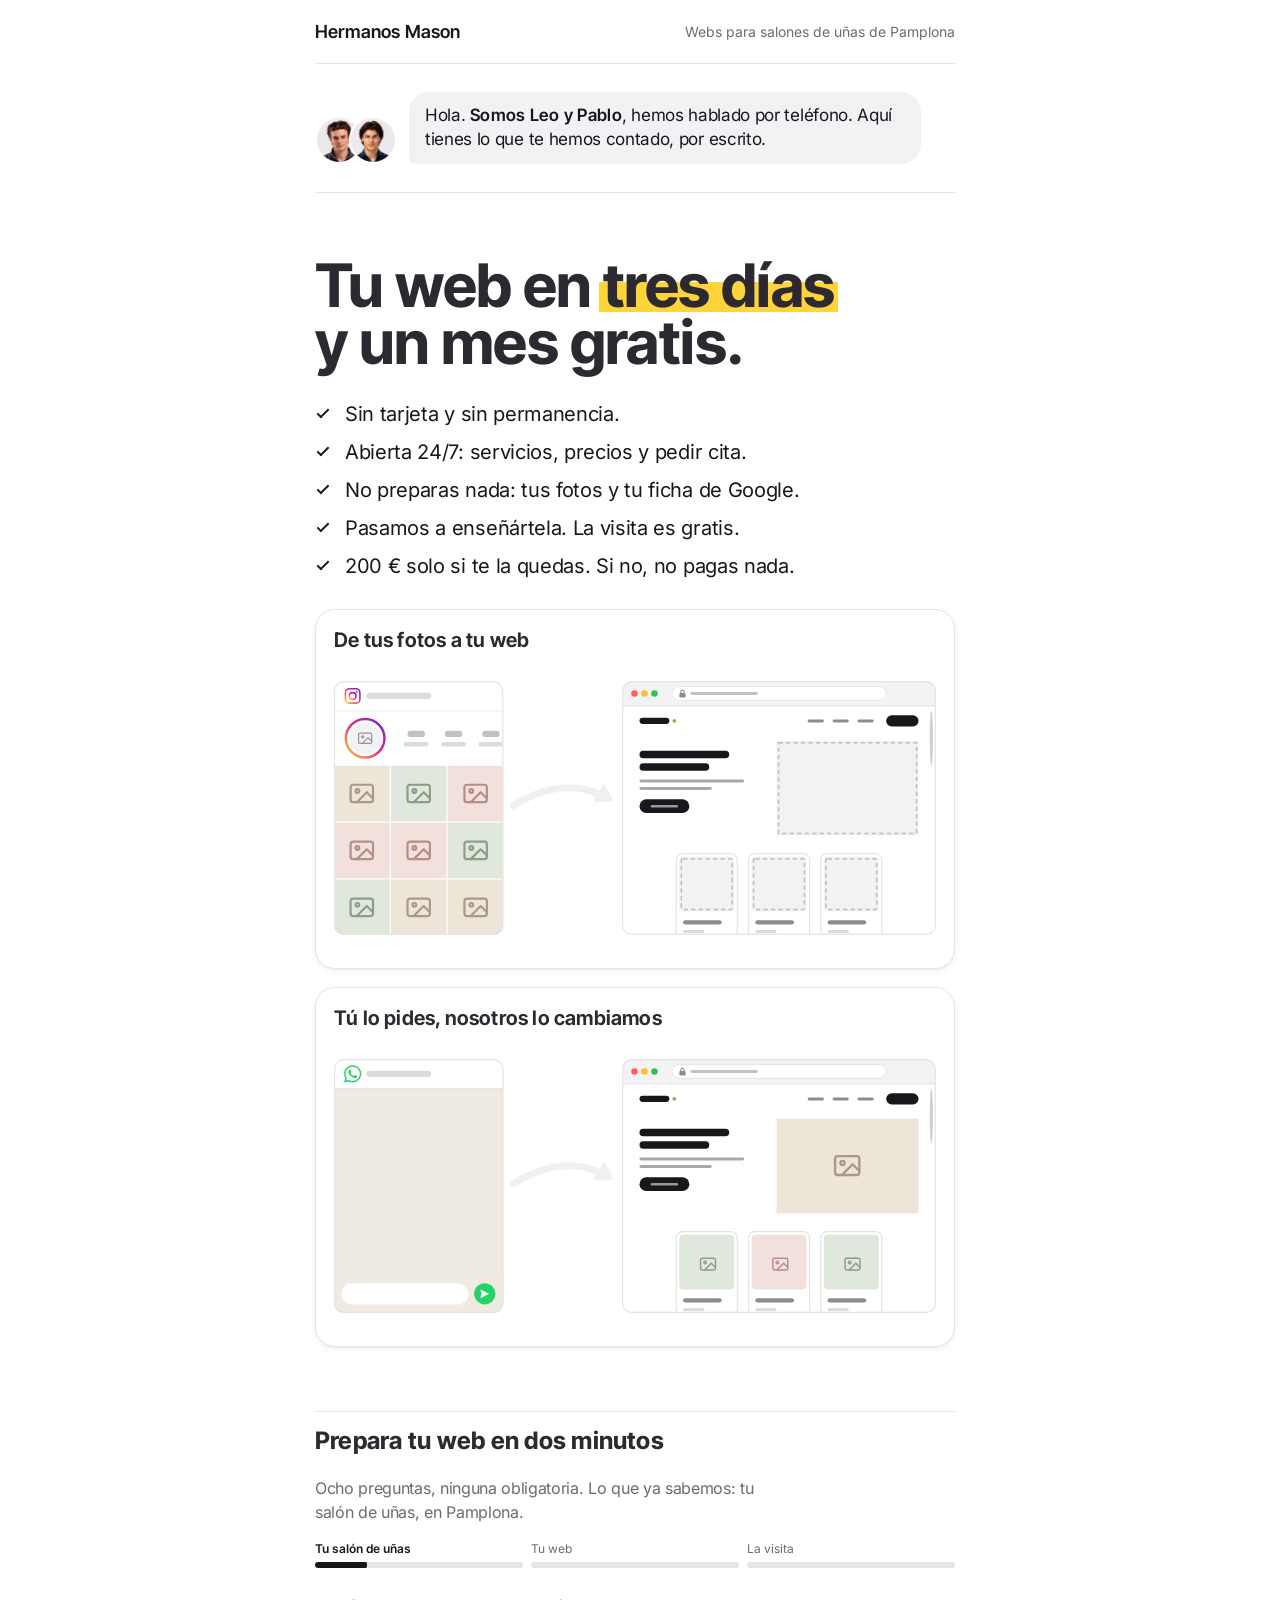
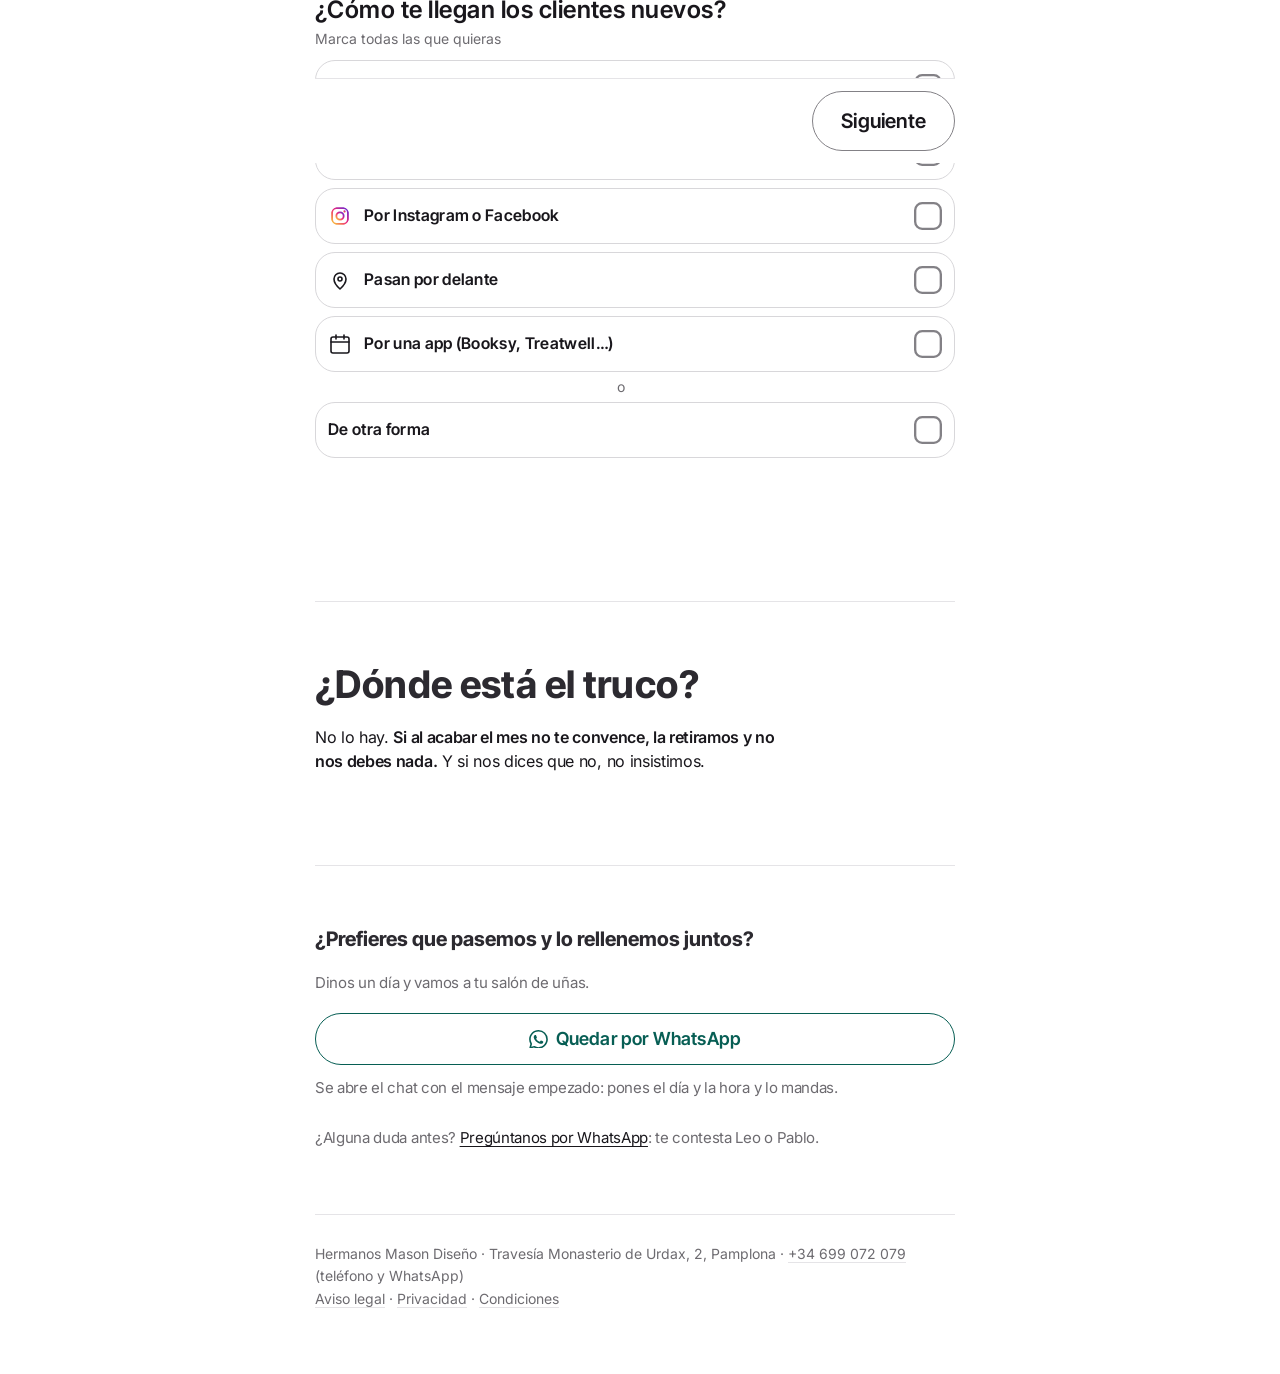
<file: docs/manicuras/index.html>
<!DOCTYPE html>
<html lang="es" class="no-js">
<head>
<meta charset="UTF-8" />

<meta name="viewport" content="width=device-width, initial-scale=1, viewport-fit=cover" />
<title>Tu salón de uñas con web en tres días - Hermanos Mason</title>
<meta name="description" content="Lo que hemos hablado por teléfono, por escrito: un mes gratis, sin tarjeta, con tus fotos y pasamos por tu local. Nos dices qué día y la preparamos." />

<link rel="preload" href="../estilo-blanco-negro.css" as="style" />
<link rel="stylesheet" href="../styles.css" />
<link rel="preload" href="../fonts/inter-tight-latin-var.woff2" as="font" type="font/woff2" crossorigin />
<link rel="preload" href="../fonts/inter-latin-var.woff2" as="font" type="font/woff2" crossorigin />

<meta name="robots" content="noindex, nofollow" />
<meta property="og:type" content="website" />
<meta property="og:locale" content="es_ES" />
<meta property="og:site_name" content="Hermanos Mason Diseño" />
<meta property="og:title" content="Tu salón de uñas con web en tres días" />
<meta property="og:description" content="Un mes gratis, sin tarjeta, con tus fotos y pasamos por tu local. Lo que hemos hablado, por escrito." />

<meta property="og:image" content="https://hermanosmason.es/img/og-enlace.jpg" />
<meta property="og:image:type" content="image/jpeg" />
<meta property="og:image:width" content="1200" />
<meta property="og:image:height" content="630" />
<meta property="og:image:alt" content="Los retratos de Leo y Pablo Mason junto al titular Lo que hemos hablado, por escrito, y debajo: Tu web en tres días y un mes gratis para probarla. Pasamos por tu local a enseñártela." />

<link rel="icon" href="data:image/svg+xml,<svg xmlns='http://www.w3.org/2000/svg' viewBox='0 0 32 32'><rect width='32' height='32' fill='%2319171c'/><text x='16' y='23' font-family='system-ui,Segoe UI,Helvetica,sans-serif' font-size='19' font-weight='700' fill='%23ffffff' text-anchor='middle'>HM</text></svg>" />

<script>document.documentElement.classList.remove('no-js');</script>
</head>
<body>

  <div class="backdrop" aria-hidden="true"></div>

  <div class="page">
  <main class="enlace" id="contenido">

    <header class="enlace-marca">
      <span data-llamada>Hermanos Mason</span>
      <a href="../" data-portada hidden><span aria-hidden="true">← </span>Hermanos Mason</a>
      <small>Webs para salones de uñas de Pamplona</small>
    </header>

    <section class="section saludo" aria-label="Quién te ha llamado">
      <div class="saludo__fotos" aria-hidden="true">
        <img src="../img/hermanos/leo-retrato.webp" width="360" height="360" data-hermano="leo" alt="" />
        <img src="../img/hermanos/pablo-retrato.webp" width="360" height="360" data-hermano="pablo" alt="" />
      </div>
      <span class="saludo__escribiendo" aria-hidden="true"><i></i><i></i><i></i></span>
      <p class="saludo__texto" data-llamada>
        Hola<span data-nombre></span>. <strong data-quien>Somos Leo y Pablo</strong>,
        hemos hablado por teléfono. Aquí tienes lo que <span data-contado>te hemos contado</span>, por escrito.
      </p>
      <p class="saludo__texto" data-portada hidden>
        Hola. <strong>Somos Leo y Pablo</strong>, de Hermanos Mason. Esto es lo que hacemos para salones de uñas.
      </p>
    </section>

    <section class="section oferta" aria-labelledby="oferta-titulo">
      <div class="reveal">
        <h1 id="oferta-titulo">Tu web en <span class="clave">tres días</span> y un mes gratis.</h1>
        <ul class="vistos">
          <li>Sin tarjeta y sin permanencia.</li>
          <li>Abierta 24/7: servicios, precios y pedir cita.</li>
          <li>No preparas nada: tus fotos y tu ficha de Google.</li>
          <li>Pasamos a enseñártela. La visita es gratis.</li>
          <li>200 € solo si te la quedas. Si no, no pagas nada.</li>
        </ul>

        <div class="cartas">
        <figure class="cartas__carta">
          <p class="cartas__titulo">De tus fotos a tu web</p>
          <div class="flujo">
            <img src="../img/cartas/de-tus-fotos.svg" width="604" height="279" alt="Las fotos de tu Instagram o de tu ficha de Google Maps van, una a una, a su sitio en tu web" data-empieza-al-verse />
          </div>
        </figure>
        <figure class="cartas__carta">
          <p class="cartas__titulo">Tú lo pides, nosotros lo cambiamos</p>
          <div class="flujo">
            <img src="../img/cartas/tu-lo-pides.svg" width="604" height="279" alt="Mandas un WhatsApp y tu web cambia: una foto nueva, un servicio, un aviso, el titular" data-empieza-al-verse />
          </div>
        </figure>
        </div>
      </div>
    </section>

    <section class="section preparar-seccion" id="preparar" aria-labelledby="preparar-titulo">
      <div class="section__head reveal">

        <h2 id="preparar-titulo">Prepara tu web en dos minutos</h2>
        <p class="section__sub">Ocho preguntas, ninguna obligatoria. Lo que ya sabemos: tu salón de uñas, en Pamplona.</p>
      </div>

      <form class="preparar reveal" action="https://wa.me/34699072079" method="get" target="_blank" rel="noopener" data-recibir="3510b3af-c7f1-4904-a86c-2bc85d468354" data-pagina="manicuras">
        <input type="hidden" name="text" value="Hola, quiero que me preparéis la web de mi salón de uñas." />

        <svg class="marcas-defs" width="0" height="0" aria-hidden="true" focusable="false"><defs><linearGradient id="ig-marca" x1="0" y1="1" x2="1" y2="0"><stop offset="0" stop-color="#f9ce34" /><stop offset=".5" stop-color="#ee2a7b" /><stop offset="1" stop-color="#6228d7" /></linearGradient></defs></svg>

        <div class="quiz-barra">
          <button class="quiz-barra__cerrar" type="button" data-quiz-cerrar aria-label="Cerrar el cuestionario y volver a la página">
            <svg viewBox="0 0 24 24" fill="none" stroke="currentColor" stroke-width="2" stroke-linecap="round" aria-hidden="true"><path d="M6 6l12 12M18 6L6 18" /></svg>
          </button>
          <a class="quiz-barra__duda" href="https://wa.me/34699072079?text=Hola.%20Tengo%20una%20duda%20sobre%20la%20web%20para%20mi%20sal%C3%B3n%20de%20u%C3%B1as%3A%20" data-salida data-mensaje="Tengo una duda sobre la web para mi salón de uñas: " target="_blank" rel="noopener">¿Una duda? WhatsApp</a>
        </div>

        <ol class="progreso" aria-label="Pasos del formulario">
          <li data-bloque="negocio" aria-current="step"><button type="button" class="progreso__bloque" data-bloque-ir="negocio" disabled><span class="progreso__nombre">Tu salón de uñas</span><span class="progreso__barra" aria-hidden="true"></span></button></li>
          <li data-bloque="web"><button type="button" class="progreso__bloque" data-bloque-ir="web" disabled><span class="progreso__nombre">Tu web</span><span class="progreso__barra" aria-hidden="true"></span></button></li>
          <li data-bloque="visita"><button type="button" class="progreso__bloque" data-bloque-ir="visita" disabled><span class="progreso__nombre">La visita</span><span class="progreso__barra" aria-hidden="true"></span></button></li>
        </ol>

        <fieldset class="tramo" data-bloque="negocio">
          <legend>¿Cómo te llegan los clientes nuevos? <span class="tramo__ayuda">Marca todas las que quieras</span></legend>
          <div class="tramo__cuerpo">
          <div class="casillas casillas--una">
            <label class="casilla">
              <svg class="casilla__icono" viewBox="0 0 24 24" aria-hidden="true" focusable="false"><path d="M12 3.5l2.6 5.4 5.9.8-4.3 4.1 1.1 5.9L12 16.9l-5.3 2.8 1.1-5.9-4.3-4.1 5.9-.8z" /></svg>
              <span>Me recomiendan</span>
              <svg class="casilla__visto" viewBox="0 0 24 24" aria-hidden="true" focusable="false"><rect class="visto__aro" x="1" y="1" width="22" height="22" rx="6" /><rect class="visto__trazo" x="1" y="1" width="22" height="22" rx="6" pathLength="69" /><path d="M7 12.5l3.5 3.5L17 8.5" /></svg>
              <input type="checkbox" name="llegan" id="llegan-recomiendan" value="me recomiendan" />
            </label>
            <label class="casilla">
              <svg class="casilla__icono casilla__icono--marca" viewBox="0 0 24 24" aria-hidden="true" focusable="false"><path d="M21.6 12.2c0-.7-.1-1.4-.2-2H12v3.9h5.4a4.6 4.6 0 0 1-2 3v2.5h3.2c1.9-1.7 3-4.3 3-7.4z" fill="#4285f4" /><path d="M12 22c2.7 0 5-.9 6.6-2.4l-3.2-2.5c-.9.6-2 1-3.4 1-2.6 0-4.8-1.8-5.6-4.1H3.1v2.6A10 10 0 0 0 12 22z" fill="#34a853" /><path d="M6.4 14a6 6 0 0 1 0-3.9V7.5H3.1a10 10 0 0 0 0 9z" fill="#fbbc04" /><path d="M12 6c1.5 0 2.8.5 3.8 1.5l2.9-2.9A10 10 0 0 0 3.1 7.5l3.3 2.6C7.2 7.8 9.4 6 12 6z" fill="#ea4335" /></svg>
              <span>Me buscan en Google o Maps</span>
              <svg class="casilla__visto" viewBox="0 0 24 24" aria-hidden="true" focusable="false"><rect class="visto__aro" x="1" y="1" width="22" height="22" rx="6" /><rect class="visto__trazo" x="1" y="1" width="22" height="22" rx="6" pathLength="69" /><path d="M7 12.5l3.5 3.5L17 8.5" /></svg>
              <input type="checkbox" name="llegan" id="llegan-google" value="me buscan en Google o Maps" />
            </label>
            <label class="casilla">
              <svg class="casilla__icono casilla__icono--marca" viewBox="0 0 24 24" aria-hidden="true" focusable="false"><rect x="2.5" y="2.5" width="19" height="19" rx="5.5" fill="none" stroke="url(#ig-marca)" stroke-width="2.2" /><circle cx="12" cy="12" r="4.4" fill="none" stroke="url(#ig-marca)" stroke-width="2.2" /><circle cx="17.4" cy="6.6" r="1.4" fill="url(#ig-marca)" /></svg>
              <span>Por Instagram o Facebook</span>
              <svg class="casilla__visto" viewBox="0 0 24 24" aria-hidden="true" focusable="false"><rect class="visto__aro" x="1" y="1" width="22" height="22" rx="6" /><rect class="visto__trazo" x="1" y="1" width="22" height="22" rx="6" pathLength="69" /><path d="M7 12.5l3.5 3.5L17 8.5" /></svg>
              <input type="checkbox" name="llegan" id="llegan-instagram" value="por Instagram o Facebook" />
            </label>
            <label class="casilla">
              <svg class="casilla__icono" viewBox="0 0 24 24" aria-hidden="true" focusable="false"><path d="M12 21s-6-5.3-6-10a6 6 0 0 1 12 0c0 4.7-6 10-6 10z" /><circle cx="12" cy="11" r="2" /></svg>
              <span>Pasan por delante</span>
              <svg class="casilla__visto" viewBox="0 0 24 24" aria-hidden="true" focusable="false"><rect class="visto__aro" x="1" y="1" width="22" height="22" rx="6" /><rect class="visto__trazo" x="1" y="1" width="22" height="22" rx="6" pathLength="69" /><path d="M7 12.5l3.5 3.5L17 8.5" /></svg>
              <input type="checkbox" name="llegan" id="llegan-calle" value="pasan por delante" />
            </label>
            <label class="casilla">
              <svg class="casilla__icono" viewBox="0 0 24 24" aria-hidden="true" focusable="false"><rect x="3" y="5" width="18" height="16" rx="2" /><path d="M3 10h18M8 3v4M16 3v4" /></svg>
              <span>Por una app (Booksy, Treatwell…)</span>
              <svg class="casilla__visto" viewBox="0 0 24 24" aria-hidden="true" focusable="false"><rect class="visto__aro" x="1" y="1" width="22" height="22" rx="6" /><rect class="visto__trazo" x="1" y="1" width="22" height="22" rx="6" pathLength="69" /><path d="M7 12.5l3.5 3.5L17 8.5" /></svg>
              <input type="checkbox" name="llegan" id="llegan-app" value="por una app de reservas" />
            </label>
            <p class="casillas__o" aria-hidden="true">o</p>
            <label class="casilla casilla--sin-icono">

              <span>De otra forma</span>
              <svg class="casilla__visto" viewBox="0 0 24 24" aria-hidden="true" focusable="false"><rect class="visto__aro" x="1" y="1" width="22" height="22" rx="6" /><rect class="visto__trazo" x="1" y="1" width="22" height="22" rx="6" pathLength="69" /><path d="M7 12.5l3.5 3.5L17 8.5" /></svg>
              <input type="checkbox" name="llegan" id="llegan-otra" value="de otra forma" />
            </label>
          </div>
          <div class="tramo__nav">
            <button class="btn btn--solid btn--lg" type="button" data-ir="siguiente"><span>Siguiente</span></button>
          </div>
          </div>
        </fieldset>

        <fieldset class="tramo" data-bloque="negocio" hidden>
          <legend>¿Cómo te piden cita hoy? <span class="tramo__ayuda">Marca todas las que quieras</span></legend>
          <div class="tramo__cuerpo">
          <div class="casillas casillas--una">
            <label class="casilla">
              <svg class="casilla__icono" viewBox="0 0 24 24" aria-hidden="true" focusable="false"><path d="M5.5 3.5h3l1.6 4.2-2.1 1.6a11.5 11.5 0 0 0 6.7 6.7l1.6-2.1 4.2 1.6v3a2 2 0 0 1-2 2A15.5 15.5 0 0 1 3.5 5.5a2 2 0 0 1 2-2z" /></svg>
              <span>Me llaman</span>
              <svg class="casilla__visto" viewBox="0 0 24 24" aria-hidden="true" focusable="false"><rect class="visto__aro" x="1" y="1" width="22" height="22" rx="6" /><rect class="visto__trazo" x="1" y="1" width="22" height="22" rx="6" pathLength="69" /><path d="M7 12.5l3.5 3.5L17 8.5" /></svg>
              <input type="checkbox" name="cita" id="cita-llaman" value="me llaman" />
            </label>
            <label class="casilla">
              <svg class="casilla__icono casilla__icono--marca" viewBox="0 0 24 24" aria-hidden="true" focusable="false"><path fill="#25d366" d="M17.472 14.382c-.297-.149-1.758-.867-2.03-.967-.273-.099-.471-.148-.67.15-.197.297-.767.966-.94 1.164-.173.199-.347.223-.644.075-.297-.15-1.255-.463-2.39-1.475-.883-.788-1.48-1.761-1.653-2.059-.173-.297-.018-.458.13-.606.134-.133.298-.347.446-.52.149-.174.198-.298.298-.497.099-.198.05-.371-.025-.52-.075-.149-.669-1.612-.916-2.207-.242-.579-.487-.5-.669-.51-.173-.008-.371-.01-.57-.01-.198 0-.52.074-.792.372-.272.297-1.04 1.016-1.04 2.479 0 1.462 1.065 2.875 1.213 3.074.149.198 2.096 3.2 5.077 4.487.709.306 1.262.489 1.694.625.712.227 1.36.195 1.871.118.571-.085 1.758-.719 2.006-1.413.248-.694.248-1.289.173-1.413-.074-.124-.272-.198-.57-.347m-5.421 7.403h-.004a9.87 9.87 0 01-5.031-1.378l-.361-.214-3.741.982.998-3.648-.235-.374a9.86 9.86 0 01-1.51-5.26c.001-5.45 4.436-9.884 9.888-9.884 2.64 0 5.122 1.03 6.988 2.898a9.825 9.825 0 012.893 6.994c-.003 5.45-4.437 9.884-9.885 9.884m8.413-18.297A11.815 11.815 0 0012.05 0C5.495 0 .16 5.335.157 11.892c0 2.096.547 4.142 1.588 5.945L.057 24l6.305-1.654a11.882 11.882 0 005.683 1.448h.005c6.554 0 11.89-5.335 11.893-11.893a11.821 11.821 0 00-3.48-8.413Z" /></svg>
              <span>Me escriben por WhatsApp</span>
              <svg class="casilla__visto" viewBox="0 0 24 24" aria-hidden="true" focusable="false"><rect class="visto__aro" x="1" y="1" width="22" height="22" rx="6" /><rect class="visto__trazo" x="1" y="1" width="22" height="22" rx="6" pathLength="69" /><path d="M7 12.5l3.5 3.5L17 8.5" /></svg>
              <input type="checkbox" name="cita" id="cita-whatsapp" value="me escriben por WhatsApp" />
            </label>
            <label class="casilla">
              <svg class="casilla__icono casilla__icono--marca" viewBox="0 0 24 24" aria-hidden="true" focusable="false"><rect x="2.5" y="2.5" width="19" height="19" rx="5.5" fill="none" stroke="url(#ig-marca)" stroke-width="2.2" /><circle cx="12" cy="12" r="4.4" fill="none" stroke="url(#ig-marca)" stroke-width="2.2" /><circle cx="17.4" cy="6.6" r="1.4" fill="url(#ig-marca)" /></svg>
              <span>Me escriben por Instagram</span>
              <svg class="casilla__visto" viewBox="0 0 24 24" aria-hidden="true" focusable="false"><rect class="visto__aro" x="1" y="1" width="22" height="22" rx="6" /><rect class="visto__trazo" x="1" y="1" width="22" height="22" rx="6" pathLength="69" /><path d="M7 12.5l3.5 3.5L17 8.5" /></svg>
              <input type="checkbox" name="cita" id="cita-instagram" value="me escriben por Instagram" />
            </label>
            <label class="casilla">
              <svg class="casilla__icono" viewBox="0 0 24 24" aria-hidden="true" focusable="false"><rect x="3" y="5" width="18" height="16" rx="2" /><path d="M3 10h18M8 3v4M16 3v4" /></svg>
              <span>Reservan en una app</span>
              <svg class="casilla__visto" viewBox="0 0 24 24" aria-hidden="true" focusable="false"><rect class="visto__aro" x="1" y="1" width="22" height="22" rx="6" /><rect class="visto__trazo" x="1" y="1" width="22" height="22" rx="6" pathLength="69" /><path d="M7 12.5l3.5 3.5L17 8.5" /></svg>
              <input type="checkbox" name="cita" id="cita-app" value="reservan en una app" />
            </label>
            <label class="casilla">
              <svg class="casilla__icono" viewBox="0 0 24 24" aria-hidden="true" focusable="false"><path d="M12 21s-6-5.3-6-10a6 6 0 0 1 12 0c0 4.7-6 10-6 10z" /><circle cx="12" cy="11" r="2" /></svg>
              <span>Vienen y me la piden</span>
              <svg class="casilla__visto" viewBox="0 0 24 24" aria-hidden="true" focusable="false"><rect class="visto__aro" x="1" y="1" width="22" height="22" rx="6" /><rect class="visto__trazo" x="1" y="1" width="22" height="22" rx="6" pathLength="69" /><path d="M7 12.5l3.5 3.5L17 8.5" /></svg>
              <input type="checkbox" name="cita" id="cita-vienen" value="vienen y me la piden" />
            </label>
            <p class="casillas__o" aria-hidden="true">o</p>
            <label class="casilla casilla--sin-icono">

              <span>De otra forma</span>
              <svg class="casilla__visto" viewBox="0 0 24 24" aria-hidden="true" focusable="false"><rect class="visto__aro" x="1" y="1" width="22" height="22" rx="6" /><rect class="visto__trazo" x="1" y="1" width="22" height="22" rx="6" pathLength="69" /><path d="M7 12.5l3.5 3.5L17 8.5" /></svg>
              <input type="checkbox" name="cita" id="cita-otra" value="de otra forma" />
            </label>
          </div>
          <div class="tramo__nav">
            <button class="btn btn--lg" type="button" data-ir="atras">Atrás</button>
            <button class="btn btn--solid btn--lg" type="button" data-ir="siguiente"><span>Siguiente</span></button>
          </div>
          </div>
        </fieldset>

        <fieldset class="tramo" data-bloque="negocio" hidden>
          <legend>Cuando estás atendiendo y suena el teléfono, ¿qué suele pasar? <span class="tramo__ayuda">Lo que pase más veces</span></legend>
          <div class="tramo__cuerpo">
          <div class="casillas casillas--una">
            <label class="casilla">
              <svg class="casilla__icono" viewBox="0 0 24 24" aria-hidden="true" focusable="false"><path d="M5.5 3.5h3l1.6 4.2-2.1 1.6a11.5 11.5 0 0 0 6.7 6.7l1.6-2.1 4.2 1.6v3a2 2 0 0 1-2 2A15.5 15.5 0 0 1 3.5 5.5a2 2 0 0 1 2-2z" /></svg>
              <span>Lo cojo yo, como puedo</span>
              <svg class="casilla__visto" viewBox="0 0 24 24" aria-hidden="true" focusable="false"><circle class="visto__aro" cx="12" cy="12" r="11" /><circle class="visto__trazo" cx="12" cy="12" r="11" transform="rotate(-90 12 12)" /><path d="M7 12.5l3.5 3.5L17 8.5" /></svg>
              <input type="radio" name="telefono" id="tel-yo" value="lo cojo yo, como puedo" />
            </label>
            <label class="casilla">
              <svg class="casilla__icono" viewBox="0 0 24 24" aria-hidden="true" focusable="false"><path d="M4 6a2.5 2.5 0 0 1 2.5-2.5h11A2.5 2.5 0 0 1 20 6v7.5a2.5 2.5 0 0 1-2.5 2.5H10l-4.5 4v-4A2.5 2.5 0 0 1 4 13.5z" /></svg>
              <span>Lo coge alguien del equipo</span>
              <svg class="casilla__visto" viewBox="0 0 24 24" aria-hidden="true" focusable="false"><circle class="visto__aro" cx="12" cy="12" r="11" /><circle class="visto__trazo" cx="12" cy="12" r="11" transform="rotate(-90 12 12)" /><path d="M7 12.5l3.5 3.5L17 8.5" /></svg>
              <input type="radio" name="telefono" id="tel-equipo" value="lo coge alguien del equipo" />
            </label>
            <label class="casilla">
              <svg class="casilla__icono" viewBox="0 0 24 24" aria-hidden="true" focusable="false"><circle cx="12" cy="12" r="9" /><path d="M12 7.5V12l3.2 2.2" /></svg>
              <span>Lo dejo sonar y llamo luego</span>
              <svg class="casilla__visto" viewBox="0 0 24 24" aria-hidden="true" focusable="false"><circle class="visto__aro" cx="12" cy="12" r="11" /><circle class="visto__trazo" cx="12" cy="12" r="11" transform="rotate(-90 12 12)" /><path d="M7 12.5l3.5 3.5L17 8.5" /></svg>
              <input type="radio" name="telefono" id="tel-luego" value="lo dejo sonar y llamo luego" />
            </label>
            <label class="casilla">
              <svg class="casilla__icono" viewBox="0 0 24 24" aria-hidden="true" focusable="false"><rect x="3" y="5" width="18" height="14" rx="2" /><circle cx="8.5" cy="10" r="1.5" /><path d="M21 16l-5-5-8 8" /><path d="M3 3l18 18" /></svg>
              <span>Se queda sin coger: no doy abasto</span>
              <svg class="casilla__visto" viewBox="0 0 24 24" aria-hidden="true" focusable="false"><circle class="visto__aro" cx="12" cy="12" r="11" /><circle class="visto__trazo" cx="12" cy="12" r="11" transform="rotate(-90 12 12)" /><path d="M7 12.5l3.5 3.5L17 8.5" /></svg>
              <input type="radio" name="telefono" id="tel-nadie" value="se queda sin coger, no doy abasto" />
            </label>
            <p class="casillas__o" aria-hidden="true">o</p>
            <label class="casilla casilla--ancha casilla--sin-icono">

              <span>No me llaman por teléfono</span>
              <svg class="casilla__visto" viewBox="0 0 24 24" aria-hidden="true" focusable="false"><circle class="visto__aro" cx="12" cy="12" r="11" /><circle class="visto__trazo" cx="12" cy="12" r="11" transform="rotate(-90 12 12)" /><path d="M7 12.5l3.5 3.5L17 8.5" /></svg>
              <input type="radio" name="telefono" id="tel-no" value="no me llaman por teléfono" />
            </label>
          </div>
          <div class="tramo__nav">
            <button class="btn btn--lg" type="button" data-ir="atras">Atrás</button>
            <button class="btn btn--solid btn--lg" type="button" data-ir="siguiente"><span>Siguiente</span></button>
          </div>
          </div>
        </fieldset>

        <fieldset class="tramo" data-bloque="web" hidden>
          <legend>¿Has tenido web alguna vez? <span class="tramo__ayuda">Elige una</span></legend>
          <div class="tramo__cuerpo">
          <div class="casillas casillas--una">
            <label class="casilla casilla--sin-icono">

              <span>Nunca, me apaño sin ella</span>
              <svg class="casilla__visto" viewBox="0 0 24 24" aria-hidden="true" focusable="false"><circle class="visto__aro" cx="12" cy="12" r="11" /><circle class="visto__trazo" cx="12" cy="12" r="11" transform="rotate(-90 12 12)" /><path d="M7 12.5l3.5 3.5L17 8.5" /></svg>
              <input type="radio" name="web-antes" id="web-nunca" value="nunca, me apaño sin ella" />
            </label>
            <label class="casilla casilla--sin-icono">

              <span>Nunca, pero le he dado vueltas</span>
              <svg class="casilla__visto" viewBox="0 0 24 24" aria-hidden="true" focusable="false"><circle class="visto__aro" cx="12" cy="12" r="11" /><circle class="visto__trazo" cx="12" cy="12" r="11" transform="rotate(-90 12 12)" /><path d="M7 12.5l3.5 3.5L17 8.5" /></svg>
              <input type="radio" name="web-antes" id="web-vueltas" value="nunca, pero le he dado vueltas" />
            </label>
            <label class="casilla casilla--sin-icono">

              <span>Tuve una y ya no la tengo<small class="casilla__nota">Por ejemplo, la del Kit Digital</small></span>
              <svg class="casilla__visto" viewBox="0 0 24 24" aria-hidden="true" focusable="false"><circle class="visto__aro" cx="12" cy="12" r="11" /><circle class="visto__trazo" cx="12" cy="12" r="11" transform="rotate(-90 12 12)" /><path d="M7 12.5l3.5 3.5L17 8.5" /></svg>
              <input type="radio" name="web-antes" id="web-tuve" value="tuve una y ya no la tengo" />
            </label>
            <label class="casilla casilla--sin-icono">

              <span>Tengo una, pero no la uso</span>
              <svg class="casilla__visto" viewBox="0 0 24 24" aria-hidden="true" focusable="false"><circle class="visto__aro" cx="12" cy="12" r="11" /><circle class="visto__trazo" cx="12" cy="12" r="11" transform="rotate(-90 12 12)" /><path d="M7 12.5l3.5 3.5L17 8.5" /></svg>
              <input type="radio" name="web-antes" id="web-no-uso" value="tengo una, pero no la uso" />
            </label>
            <label class="casilla casilla--ancha casilla--sin-icono">

              <span>Tengo una y quiero cambiarla</span>
              <svg class="casilla__visto" viewBox="0 0 24 24" aria-hidden="true" focusable="false"><circle class="visto__aro" cx="12" cy="12" r="11" /><circle class="visto__trazo" cx="12" cy="12" r="11" transform="rotate(-90 12 12)" /><path d="M7 12.5l3.5 3.5L17 8.5" /></svg>
              <input type="radio" name="web-antes" id="web-cambiar" value="tengo una y quiero cambiarla" />
            </label>
          </div>
          <div class="tramo__nav">
            <button class="btn btn--lg" type="button" data-ir="atras">Atrás</button>
            <button class="btn btn--solid btn--lg" type="button" data-ir="siguiente"><span>Siguiente</span></button>
          </div>
          </div>
        </fieldset>

        <fieldset class="tramo" data-bloque="web" hidden>
          <legend>Entonces, ¿qué quieres que haga la web por ti? <span class="tramo__ayuda">Marca todas las que quieras</span></legend>
          <div class="tramo__cuerpo">
          <div class="casillas casillas--una">
            <label class="casilla">
              <svg class="casilla__icono casilla__icono--marca" viewBox="0 0 24 24" aria-hidden="true" focusable="false"><path d="M21.6 12.2c0-.7-.1-1.4-.2-2H12v3.9h5.4a4.6 4.6 0 0 1-2 3v2.5h3.2c1.9-1.7 3-4.3 3-7.4z" fill="#4285f4" /><path d="M12 22c2.7 0 5-.9 6.6-2.4l-3.2-2.5c-.9.6-2 1-3.4 1-2.6 0-4.8-1.8-5.6-4.1H3.1v2.6A10 10 0 0 0 12 22z" fill="#34a853" /><path d="M6.4 14a6 6 0 0 1 0-3.9V7.5H3.1a10 10 0 0 0 0 9z" fill="#fbbc04" /><path d="M12 6c1.5 0 2.8.5 3.8 1.5l2.9-2.9A10 10 0 0 0 3.1 7.5l3.3 2.6C7.2 7.8 9.4 6 12 6z" fill="#ea4335" /></svg>
              <span>Que me encuentren en Google</span>
              <svg class="casilla__visto" viewBox="0 0 24 24" aria-hidden="true" focusable="false"><rect class="visto__aro" x="1" y="1" width="22" height="22" rx="6" /><rect class="visto__trazo" x="1" y="1" width="22" height="22" rx="6" pathLength="69" /><path d="M7 12.5l3.5 3.5L17 8.5" /></svg>
              <input type="checkbox" name="para" id="para-encontrar" value="que me encuentren en Google" />
            </label>
            <label class="casilla">
              <svg class="casilla__icono" viewBox="0 0 24 24" aria-hidden="true" focusable="false"><path d="M5.5 3.5h3l1.6 4.2-2.1 1.6a11.5 11.5 0 0 0 6.7 6.7l1.6-2.1 4.2 1.6v3a2 2 0 0 1-2 2A15.5 15.5 0 0 1 3.5 5.5a2 2 0 0 1 2-2z" /></svg>
              <span>Que me llamen</span>
              <svg class="casilla__visto" viewBox="0 0 24 24" aria-hidden="true" focusable="false"><rect class="visto__aro" x="1" y="1" width="22" height="22" rx="6" /><rect class="visto__trazo" x="1" y="1" width="22" height="22" rx="6" pathLength="69" /><path d="M7 12.5l3.5 3.5L17 8.5" /></svg>
              <input type="checkbox" name="para" id="para-llamadas" value="que me llamen" />
            </label>
            <label class="casilla">
              <svg class="casilla__icono casilla__icono--marca" viewBox="0 0 24 24" aria-hidden="true" focusable="false"><path fill="#25d366" d="M17.472 14.382c-.297-.149-1.758-.867-2.03-.967-.273-.099-.471-.148-.67.15-.197.297-.767.966-.94 1.164-.173.199-.347.223-.644.075-.297-.15-1.255-.463-2.39-1.475-.883-.788-1.48-1.761-1.653-2.059-.173-.297-.018-.458.13-.606.134-.133.298-.347.446-.52.149-.174.198-.298.298-.497.099-.198.05-.371-.025-.52-.075-.149-.669-1.612-.916-2.207-.242-.579-.487-.5-.669-.51-.173-.008-.371-.01-.57-.01-.198 0-.52.074-.792.372-.272.297-1.04 1.016-1.04 2.479 0 1.462 1.065 2.875 1.213 3.074.149.198 2.096 3.2 5.077 4.487.709.306 1.262.489 1.694.625.712.227 1.36.195 1.871.118.571-.085 1.758-.719 2.006-1.413.248-.694.248-1.289.173-1.413-.074-.124-.272-.198-.57-.347m-5.421 7.403h-.004a9.87 9.87 0 01-5.031-1.378l-.361-.214-3.741.982.998-3.648-.235-.374a9.86 9.86 0 01-1.51-5.26c.001-5.45 4.436-9.884 9.888-9.884 2.64 0 5.122 1.03 6.988 2.898a9.825 9.825 0 012.893 6.994c-.003 5.45-4.437 9.884-9.885 9.884m8.413-18.297A11.815 11.815 0 0012.05 0C5.495 0 .16 5.335.157 11.892c0 2.096.547 4.142 1.588 5.945L.057 24l6.305-1.654a11.882 11.882 0 005.683 1.448h.005c6.554 0 11.89-5.335 11.893-11.893a11.821 11.821 0 00-3.48-8.413Z" /></svg>
              <span>Que me escriban por WhatsApp</span>
              <svg class="casilla__visto" viewBox="0 0 24 24" aria-hidden="true" focusable="false"><rect class="visto__aro" x="1" y="1" width="22" height="22" rx="6" /><rect class="visto__trazo" x="1" y="1" width="22" height="22" rx="6" pathLength="69" /><path d="M7 12.5l3.5 3.5L17 8.5" /></svg>
              <input type="checkbox" name="para" id="para-whatsapp" value="que me escriban por WhatsApp" />
            </label>
            <label class="casilla">
              <svg class="casilla__icono" viewBox="0 0 24 24" aria-hidden="true" focusable="false"><path d="M3 11.5V4h7.5l9.5 9.5-7.5 7.5z" /><path d="M7.5 8.5h.01" /></svg>
              <span>Que vean mis precios</span>
              <svg class="casilla__visto" viewBox="0 0 24 24" aria-hidden="true" focusable="false"><rect class="visto__aro" x="1" y="1" width="22" height="22" rx="6" /><rect class="visto__trazo" x="1" y="1" width="22" height="22" rx="6" pathLength="69" /><path d="M7 12.5l3.5 3.5L17 8.5" /></svg>
              <input type="checkbox" name="para" id="para-precios" value="que vean mis precios" />
            </label>
            <label class="casilla casilla--ancha">
              <svg class="casilla__icono" viewBox="0 0 24 24" aria-hidden="true" focusable="false"><rect x="3" y="5" width="18" height="14" rx="2" /><circle cx="8.5" cy="10" r="1.5" /><path d="M21 16l-5-5-8 8" /></svg>
              <span>Que vean mis trabajos</span>
              <svg class="casilla__visto" viewBox="0 0 24 24" aria-hidden="true" focusable="false"><rect class="visto__aro" x="1" y="1" width="22" height="22" rx="6" /><rect class="visto__trazo" x="1" y="1" width="22" height="22" rx="6" pathLength="69" /><path d="M7 12.5l3.5 3.5L17 8.5" /></svg>
              <input type="checkbox" name="para" id="para-trabajos" value="que vean mis trabajos" />
            </label>
          </div>
          <div class="tramo__nav">
            <button class="btn btn--lg" type="button" data-ir="atras">Atrás</button>
            <button class="btn btn--solid btn--lg" type="button" data-ir="siguiente"><span>Siguiente</span></button>
          </div>
          </div>
        </fieldset>

        <fieldset class="tramo" data-bloque="web" hidden>
          <legend>¿Qué estilo te gusta más? <span class="tramo__ayuda">Irá con tu nombre y tus fotos, y <strong>podrás cambiarlo cuando quieras</strong>.</span></legend>
          <div class="tramo__cuerpo">
          <div class="estilos">
            <label class="estilo">
              <input type="radio" name="estilo" value="sereno" />
              <img src="../img/estilos/unas-sereno-672.webp" width="672" height="380" loading="lazy" decoding="async" alt="Muestra del estilo sereno para un salón de uñas." />
              <span class="estilo__nombre">Sereno<svg class="estilo__visto" viewBox="0 0 24 24" aria-hidden="true" focusable="false"><circle class="visto__aro" cx="12" cy="12" r="11" /><circle class="visto__trazo" cx="12" cy="12" r="11" transform="rotate(-90 12 12)" /><path d="M7 12.5l3.5 3.5L17 8.5" /></svg></span>
            </label>
            <label class="estilo">
              <input type="radio" name="estilo" value="cálido" />
              <img src="../img/estilos/unas-calido-672.webp" width="672" height="380" loading="lazy" decoding="async" alt="Muestra del estilo cálido para un salón de uñas." />
              <span class="estilo__nombre">Cálido<svg class="estilo__visto" viewBox="0 0 24 24" aria-hidden="true" focusable="false"><circle class="visto__aro" cx="12" cy="12" r="11" /><circle class="visto__trazo" cx="12" cy="12" r="11" transform="rotate(-90 12 12)" /><path d="M7 12.5l3.5 3.5L17 8.5" /></svg></span>
            </label>
            <label class="estilo">
              <input type="radio" name="estilo" value="atrevido" />
              <img src="../img/estilos/unas-atrevido-672.webp" width="672" height="380" loading="lazy" decoding="async" alt="Muestra del estilo atrevido para un salón de uñas." />
              <span class="estilo__nombre">Atrevido<svg class="estilo__visto" viewBox="0 0 24 24" aria-hidden="true" focusable="false"><circle class="visto__aro" cx="12" cy="12" r="11" /><circle class="visto__trazo" cx="12" cy="12" r="11" transform="rotate(-90 12 12)" /><path d="M7 12.5l3.5 3.5L17 8.5" /></svg></span>
            </label>
          </div>
          <div class="tramo__nav">
            <button class="btn btn--lg" type="button" data-ir="atras">Atrás</button>
            <button class="btn btn--solid btn--lg" type="button" data-ir="siguiente"><span>Siguiente</span></button>
          </div>
          </div>
        </fieldset>

        <fieldset class="tramo" data-bloque="web" hidden>
          <legend>¿De dónde cogemos tus fotos? <span class="tramo__ayuda">Marca todas las que quieras</span></legend>
          <div class="tramo__cuerpo">
          <div class="casillas casillas--una">
            <label class="casilla">
              <svg class="casilla__icono casilla__icono--marca" viewBox="0 0 24 24" aria-hidden="true" focusable="false"><path d="M21.6 12.2c0-.7-.1-1.4-.2-2H12v3.9h5.4a4.6 4.6 0 0 1-2 3v2.5h3.2c1.9-1.7 3-4.3 3-7.4z" fill="#4285f4" /><path d="M12 22c2.7 0 5-.9 6.6-2.4l-3.2-2.5c-.9.6-2 1-3.4 1-2.6 0-4.8-1.8-5.6-4.1H3.1v2.6A10 10 0 0 0 12 22z" fill="#34a853" /><path d="M6.4 14a6 6 0 0 1 0-3.9V7.5H3.1a10 10 0 0 0 0 9z" fill="#fbbc04" /><path d="M12 6c1.5 0 2.8.5 3.8 1.5l2.9-2.9A10 10 0 0 0 3.1 7.5l3.3 2.6C7.2 7.8 9.4 6 12 6z" fill="#ea4335" /></svg>
              <span>De mi perfil de Google</span>
              <svg class="casilla__visto" viewBox="0 0 24 24" aria-hidden="true" focusable="false"><rect class="visto__aro" x="1" y="1" width="22" height="22" rx="6" /><rect class="visto__trazo" x="1" y="1" width="22" height="22" rx="6" pathLength="69" /><path d="M7 12.5l3.5 3.5L17 8.5" /></svg>
              <input type="checkbox" name="fotos" id="fotos-google" value="de mi perfil de Google" />
            </label>
            <label class="casilla">
              <svg class="casilla__icono casilla__icono--marca" viewBox="0 0 24 24" aria-hidden="true" focusable="false"><rect x="2.5" y="2.5" width="19" height="19" rx="5.5" fill="none" stroke="url(#ig-marca)" stroke-width="2.2" /><circle cx="12" cy="12" r="4.4" fill="none" stroke="url(#ig-marca)" stroke-width="2.2" /><circle cx="17.4" cy="6.6" r="1.4" fill="url(#ig-marca)" /></svg>
              <span>De mi Instagram</span>
              <svg class="casilla__visto" viewBox="0 0 24 24" aria-hidden="true" focusable="false"><rect class="visto__aro" x="1" y="1" width="22" height="22" rx="6" /><rect class="visto__trazo" x="1" y="1" width="22" height="22" rx="6" pathLength="69" /><path d="M7 12.5l3.5 3.5L17 8.5" /></svg>
              <input type="checkbox" name="fotos" id="fotos-instagram" value="de mi Instagram" />
            </label>
            <label class="casilla">
              <svg class="casilla__icono casilla__icono--marca" viewBox="0 0 24 24" aria-hidden="true" focusable="false"><path fill="#25d366" d="M17.472 14.382c-.297-.149-1.758-.867-2.03-.967-.273-.099-.471-.148-.67.15-.197.297-.767.966-.94 1.164-.173.199-.347.223-.644.075-.297-.15-1.255-.463-2.39-1.475-.883-.788-1.48-1.761-1.653-2.059-.173-.297-.018-.458.13-.606.134-.133.298-.347.446-.52.149-.174.198-.298.298-.497.099-.198.05-.371-.025-.52-.075-.149-.669-1.612-.916-2.207-.242-.579-.487-.5-.669-.51-.173-.008-.371-.01-.57-.01-.198 0-.52.074-.792.372-.272.297-1.04 1.016-1.04 2.479 0 1.462 1.065 2.875 1.213 3.074.149.198 2.096 3.2 5.077 4.487.709.306 1.262.489 1.694.625.712.227 1.36.195 1.871.118.571-.085 1.758-.719 2.006-1.413.248-.694.248-1.289.173-1.413-.074-.124-.272-.198-.57-.347m-5.421 7.403h-.004a9.87 9.87 0 01-5.031-1.378l-.361-.214-3.741.982.998-3.648-.235-.374a9.86 9.86 0 01-1.51-5.26c.001-5.45 4.436-9.884 9.888-9.884 2.64 0 5.122 1.03 6.988 2.898a9.825 9.825 0 012.893 6.994c-.003 5.45-4.437 9.884-9.885 9.884m8.413-18.297A11.815 11.815 0 0012.05 0C5.495 0 .16 5.335.157 11.892c0 2.096.547 4.142 1.588 5.945L.057 24l6.305-1.654a11.882 11.882 0 005.683 1.448h.005c6.554 0 11.89-5.335 11.893-11.893a11.821 11.821 0 00-3.48-8.413Z" /></svg>
              <span>Os las envío por WhatsApp</span>
              <svg class="casilla__visto" viewBox="0 0 24 24" aria-hidden="true" focusable="false"><rect class="visto__aro" x="1" y="1" width="22" height="22" rx="6" /><rect class="visto__trazo" x="1" y="1" width="22" height="22" rx="6" pathLength="69" /><path d="M7 12.5l3.5 3.5L17 8.5" /></svg>
              <input type="checkbox" name="fotos" id="fotos-yo" value="os las envío por WhatsApp" />
            </label>
            <p class="casillas__o" aria-hidden="true">o</p>
            <label class="casilla casilla--sin-icono">

              <span>No tengo fotos: usad las vuestras</span>
              <svg class="casilla__visto" viewBox="0 0 24 24" aria-hidden="true" focusable="false"><rect class="visto__aro" x="1" y="1" width="22" height="22" rx="6" /><rect class="visto__trazo" x="1" y="1" width="22" height="22" rx="6" pathLength="69" /><path d="M7 12.5l3.5 3.5L17 8.5" /></svg>
              <input type="checkbox" name="fotos" id="fotos-no" value="no tengo fotos, usad las vuestras" />
            </label>
          </div>
          <div class="extra" data-extra="fotos-instagram">
            <div class="field">
              <label class="field__label" for="instagram">¿Cómo se llama tu cuenta?</label>
              <input id="instagram" name="instagram" type="text" placeholder="@tunegocio" maxlength="60" autocomplete="off" autocapitalize="none" spellcheck="false" />
            </div>
          </div>
          <div class="extra" data-extra="fotos-yo">
            <p class="extra__nota">Te escribimos por WhatsApp y nos las mandas ahí, cuando puedas.</p>
          </div>

          <p class="casillas__pie">Si tienes logo, nos lo mandas por WhatsApp.</p>
          <div class="tramo__nav">
            <button class="btn btn--lg" type="button" data-ir="atras">Atrás</button>
            <button class="btn btn--solid btn--lg" type="button" data-ir="siguiente"><span>Siguiente</span></button>
          </div>
          </div>
        </fieldset>

        <fieldset class="tramo" data-bloque="visita" hidden>
          <legend>¿Cuándo te la enseñamos? <span class="tramo__ayuda"><span data-plazo>En tres días la tenemos.</span> Elige el día y pasamos por tu salón de uñas; si luego te va mal, lo cambiamos por el chat.</span></legend>
          <div class="tramo__cuerpo">
          <p class="field__label dias__rotulo" id="dia-rotulo">Qué día</p>
          <div class="dias" role="radiogroup" aria-labelledby="dia-rotulo" data-dias>
            <label class="turno turno--otro"><input type="radio" name="dia" id="dia-otro" value="otro" /><span>Otro día</span></label>
          </div>
          <div class="extra" data-extra="otro-dia">
            <div class="field">
              <label class="field__label" for="dia-texto">Dinos cuál</label>
              <input id="dia-texto" name="dia-texto" data-mensaje="Día" type="text" placeholder="La semana que viene, el 13 de octubre…" />
            </div>
          </div>
          <p class="field__label dias__rotulo" id="turno-rotulo">A qué hora</p>
          <div class="turnos" role="radiogroup" aria-labelledby="turno-rotulo">
            <label class="turno"><input type="radio" name="turno" value="por la mañana" /><span>Mañana</span></label>
            <label class="turno"><input type="radio" name="turno" value="por la tarde" /><span>Tarde</span></label>
            <label class="turno"><input type="radio" name="turno" value="a cualquier hora" checked /><span>Me da igual</span></label>
          </div>

          <p class="dias__pie">Si te da igual, te proponemos dos huecos por WhatsApp.</p>
          <div class="tramo__nav">
            <button class="btn btn--lg" type="button" data-ir="atras">Atrás</button>
            <button class="btn btn--solid btn--lg" type="button" data-ir="siguiente"><span>Revisar y terminar</span></button>
          </div>
          </div>
        </fieldset>

        <fieldset class="tramo tramo--cierre" data-bloque="visita" hidden>
          <legend>Tu web, en tres líneas <span class="tramo__ayuda">Con lo que nos has contado. Nada es definitivo: luego cambiamos lo que quieras.</span></legend>
          <div class="tramo__cuerpo">
          <ul class="tres-lineas" data-tres-lineas aria-live="polite"></ul>
          <p class="tres-lineas__plazo" data-plazo-cierre>En tres días la tienes lista.</p>
          <p class="repaso__rotulo">Esto es lo que nos llega, tal cual:</p>
          <dl class="datos datos--respuestas" data-resumen aria-live="polite"></dl>

          <p class="cierre__trato">Tu web estará online gratis, 24/7, durante 30 días. Si decides quedártela, son 200 € en un único pago. Si no, no pagas nada y no insistimos.</p>

          <details class="capa" id="capa-datos">
            <summary>Protección de datos</summary>
            <dl class="capa__filas">
              <div><dt>Responsable</dt><dd>Leonardo Gerwyn Mason Lasheras (Hermanos Mason Diseño), hermanosmason@gmail.com</dd></div>
              <div><dt>Finalidad</dt><dd>Preparar tu web y escribirte por WhatsApp para la visita</dd></div>
              <div><dt>Legitimación</dt><dd>Tu consentimiento al tocar el botón; lo retiras cuando quieras diciéndonos "no más mensajes"</dd></div>
              <div><dt>Destinatarios</dt><dd>Web3Forms, el servicio que nos manda tus respuestas por correo</dd></div>
              <div><dt>Derechos</dt><dd>Acceso, rectificación y supresión escribiendo a ese correo</dd></div>
              <div><dt>Más información</dt><dd><a href="../privacidad.html">Política de privacidad</a></dd></div>
            </dl>
          </details>

          <div class="tramo__nav tramo__nav--final">

            <p class="tramo__aviso" data-aviso>Al tocar nos llegan tus respuestas y te escribimos para confirmar la visita. Cómo tratamos <a href="#capa-datos" data-abrir-capa>tus datos</a>.</p>
            <button class="btn btn--lg" type="button" data-ir="atras">Atrás</button>
            <button class="btn btn--solid btn--lg tramo__enviar" type="submit" data-final>
              <span data-rotulo>Empezar mi mes gratis</span>
            </button>
            <a class="btn btn--whatsapp btn--lg tramo__enviar" href="https://wa.me/34699072079?text=Hola%2C%20quiero%20que%20me%20prepar%C3%A9is%20la%20web%20de%20mi%20sal%C3%B3n%20de%20u%C3%B1as." data-enviar data-respaldo target="_blank" rel="noopener" hidden>
              <svg viewBox="0 0 24 24" fill="currentColor" aria-hidden="true"><path d="M17.472 14.382c-.297-.149-1.758-.867-2.03-.967-.273-.099-.471-.148-.67.15-.197.297-.767.966-.94 1.164-.173.199-.347.223-.644.075-.297-.15-1.255-.463-2.39-1.475-.883-.788-1.48-1.761-1.653-2.059-.173-.297-.018-.458.13-.606.134-.133.298-.347.446-.52.149-.174.198-.298.298-.497.099-.198.05-.371-.025-.52-.075-.149-.669-1.612-.916-2.207-.242-.579-.487-.5-.669-.51-.173-.008-.371-.01-.57-.01-.198 0-.52.074-.792.372-.272.297-1.04 1.016-1.04 2.479 0 1.462 1.065 2.875 1.213 3.074.149.198 2.096 3.2 5.077 4.487.709.306 1.262.489 1.694.625.712.227 1.36.195 1.871.118.571-.085 1.758-.719 2.006-1.413.248-.694.248-1.289.173-1.413-.074-.124-.272-.198-.57-.347m-5.421 7.403h-.004a9.87 9.87 0 01-5.031-1.378l-.361-.214-3.741.982.998-3.648-.235-.374a9.86 9.86 0 01-1.51-5.26c.001-5.45 4.436-9.884 9.888-9.884 2.64 0 5.122 1.03 6.988 2.898a9.825 9.825 0 012.893 6.994c-.003 5.45-4.437 9.884-9.885 9.884m8.413-18.297A11.815 11.815 0 0012.05 0C5.495 0 .16 5.335.157 11.892c0 2.096.547 4.142 1.588 5.945L.057 24l6.305-1.654a11.882 11.882 0 005.683 1.448h.005c6.554 0 11.89-5.335 11.893-11.893a11.821 11.821 0 00-3.48-8.413Z" /></svg>
              <span data-rotulo>Enviar por WhatsApp</span>
            </a>
          </div>
          </div>
        </fieldset>

        <fieldset class="tramo tramo--gracias" hidden>
          <legend>Ya lo tenemos <span class="tramo__ayuda">No tienes que hacer nada más.</span></legend>
          <div class="tramo__cuerpo">

            <p class="gracias__que">Te escribe Leo o Pablo por WhatsApp <span data-cuando>hoy mismo</span>, desde el 699 072 079, para confirmar la visita.</p>
            <p class="gracias__recibo" data-recibo hidden></p>
            <p class="gracias__anadir">¿Quieres añadir algo? <a href="https://wa.me/34699072079?text=Hola.%20Ya%20os%20he%20mandado%20el%20cuestionario.%20Quer%C3%ADa%20a%C3%B1adir%3A%20" data-salida data-mensaje="Ya os he mandado el cuestionario. Quería añadir: " target="_blank" rel="noopener">Escríbenos por WhatsApp</a>.</p>
          </div>
        </fieldset>

        <div class="form__hecho" role="status" hidden>
          <p><strong>Ya está en WhatsApp.</strong> Dale a enviar allí y listo.</p>
          <p class="form__hecho__salidas">¿No se ha abierto?
            <a href="https://wa.me/34699072079?text=Hola%2C%20quiero%20que%20me%20prepar%C3%A9is%20la%20web%20de%20mi%20sal%C3%B3n%20de%20u%C3%B1as." data-enviar target="_blank" rel="noopener">Volver a abrirlo</a> ·
            <button type="button" data-copiar>Copiar el mensaje</button> ·
            <a href="tel:+34699072079">Llamarnos</a>
          </p>
        </div>
      </form>
    </section>

    <section class="section truco" aria-labelledby="truco-titulo">
      <div class="section__head reveal">
        <h2 id="truco-titulo">¿Dónde está el truco?</h2>

        <p class="section__sub truco__respuesta">No lo hay. <strong>Si al acabar el mes no te convence, la retiramos y no nos debes nada.</strong> Y si nos dices que no, no insistimos.</p>
      </div>
    </section>

    <section class="section salida" aria-labelledby="salida-titulo">
      <div class="section__head reveal">
        <h2 id="salida-titulo">¿Prefieres que pasemos y lo rellenemos juntos?</h2>
        <p class="section__sub">Dinos un día y vamos a tu salón de uñas.</p>
      </div>
      <p class="enlace__accion reveal">
        <a class="btn btn--flow btn--whatsapp" href="https://wa.me/34699072079?text=Hola.%20Me%20viene%20bien%20que%20pas%C3%A9is%20por%20mi%20sal%C3%B3n%20de%20u%C3%B1as%20el%20" data-salida data-mensaje="Me viene bien que paséis por mi salón de uñas el " target="_blank" rel="noopener">
          <svg viewBox="0 0 24 24" fill="currentColor" aria-hidden="true"><path d="M17.472 14.382c-.297-.149-1.758-.867-2.03-.967-.273-.099-.471-.148-.67.15-.197.297-.767.966-.94 1.164-.173.199-.347.223-.644.075-.297-.15-1.255-.463-2.39-1.475-.883-.788-1.48-1.761-1.653-2.059-.173-.297-.018-.458.13-.606.134-.133.298-.347.446-.52.149-.174.198-.298.298-.497.099-.198.05-.371-.025-.52-.075-.149-.669-1.612-.916-2.207-.242-.579-.487-.5-.669-.51-.173-.008-.371-.01-.57-.01-.198 0-.52.074-.792.372-.272.297-1.04 1.016-1.04 2.479 0 1.462 1.065 2.875 1.213 3.074.149.198 2.096 3.2 5.077 4.487.709.306 1.262.489 1.694.625.712.227 1.36.195 1.871.118.571-.085 1.758-.719 2.006-1.413.248-.694.248-1.289.173-1.413-.074-.124-.272-.198-.57-.347m-5.421 7.403h-.004a9.87 9.87 0 01-5.031-1.378l-.361-.214-3.741.982.998-3.648-.235-.374a9.86 9.86 0 01-1.51-5.26c.001-5.45 4.436-9.884 9.888-9.884 2.64 0 5.122 1.03 6.988 2.898a9.825 9.825 0 012.893 6.994c-.003 5.45-4.437 9.884-9.885 9.884m8.413-18.297A11.815 11.815 0 0012.05 0C5.495 0 .16 5.335.157 11.892c0 2.096.547 4.142 1.588 5.945L.057 24l6.305-1.654a11.882 11.882 0 005.683 1.448h.005c6.554 0 11.89-5.335 11.893-11.893a11.821 11.821 0 00-3.48-8.413Z" /></svg>
          <span>Quedar por WhatsApp</span>
        </a>
      </p>
      <p class="enlace__nota reveal">Se abre el chat con el mensaje empezado: pones el día y la hora y lo mandas.</p>
      <p class="salida__duda reveal">¿Alguna duda antes? <a href="https://wa.me/34699072079?text=Hola.%20Tengo%20una%20duda%20sobre%20la%20web%20para%20mi%20sal%C3%B3n%20de%20u%C3%B1as%3A%20" data-salida data-mensaje="Tengo una duda sobre la web para mi salón de uñas: " target="_blank" rel="noopener">Pregúntanos por WhatsApp</a>: te contesta Leo o Pablo.</p>
    </section>

    <footer class="enlace-pie">

      <p>Hermanos Mason Diseño · Travesía Monasterio de Urdax, 2, Pamplona · <a href="tel:+34699072079">+34 699 072 079</a> (teléfono y WhatsApp)</p>
      <p><a href="../aviso-legal.html">Aviso legal</a> · <a href="../privacidad.html">Privacidad</a> · <a href="../condiciones.html">Condiciones</a></p>
    </footer>

  </main>
  </div>

  <script>
  (function () {
    try {
      var q = new URLSearchParams(location.search);
      function limpio(clave) { return (q.get(clave) || "").replace(/\s+/g, " ").trim().slice(0, 40); }
      // En las páginas por comercio (para/<slug>/) los tres vienen
      // escritos por el generador; la URL, si trae algo, manda.
      var pre = {};
      var nombre = limpio("nombre") || pre.nombre || "";
      var negocio = limpio("negocio") || pre.negocio || "";
      var de = (q.get("de") || pre.de || "").toLowerCase();
      var portada = q.get("desde") === "portada" && !pre.negocio;
      var quien = { leo: "Soy Leo", pablo: "Soy Pablo" };
      var hueco = document.querySelector("[data-nombre]");
      var firma = document.querySelector("[data-quien]");
      var contado = document.querySelector("[data-contado]");
      var form = document.querySelector("form.preparar");
      if (portada) {
        document.querySelectorAll("[data-llamada]").forEach(function (el) { el.hidden = true; });
        document.querySelectorAll("[data-portada]").forEach(function (el) { el.hidden = false; });
        var saludo = document.querySelector(".saludo");
        if (saludo) saludo.setAttribute("aria-label", "Quiénes somos");
        if (form) form.dataset.origen = "portada";
      }
      if (nombre && hueco) hueco.textContent = ", " + nombre;
      if (negocio && form) form.dataset.negocio = negocio;
      // El nombre también va al formulario (19-10-2026): sin él, en las
      // páginas por sector el correo llegaba sin saber quién contestaba.
      if (nombre && form) form.dataset.nombre = nombre;
      var soy = negocio ? "Hola, soy de " + negocio + ". " : nombre ? "Hola, soy " + nombre + ". " : portada ? "Hola, os escribo desde vuestra web. " : "";
      if (soy) {
        document.querySelectorAll("[data-salida]").forEach(function (a) {
          a.href = a.href.split("?")[0] + "?text=" + encodeURIComponent(soy + a.dataset.mensaje);
        });
      }
      if (quien[de]) {
        if (firma) firma.textContent = quien[de];
        if (contado) contado.textContent = "te he contado";
        document.querySelectorAll("[data-hermano]").forEach(function (img) {
          img.hidden = img.dataset.hermano !== de;
        });
      }
    } catch (e) {}
  })();
  </script>
  <script src="../site.js" onerror="document.documentElement.classList.add('no-js')"></script>
  <script src="../enlace.js" defer></script>
</body>
</html>
</file>
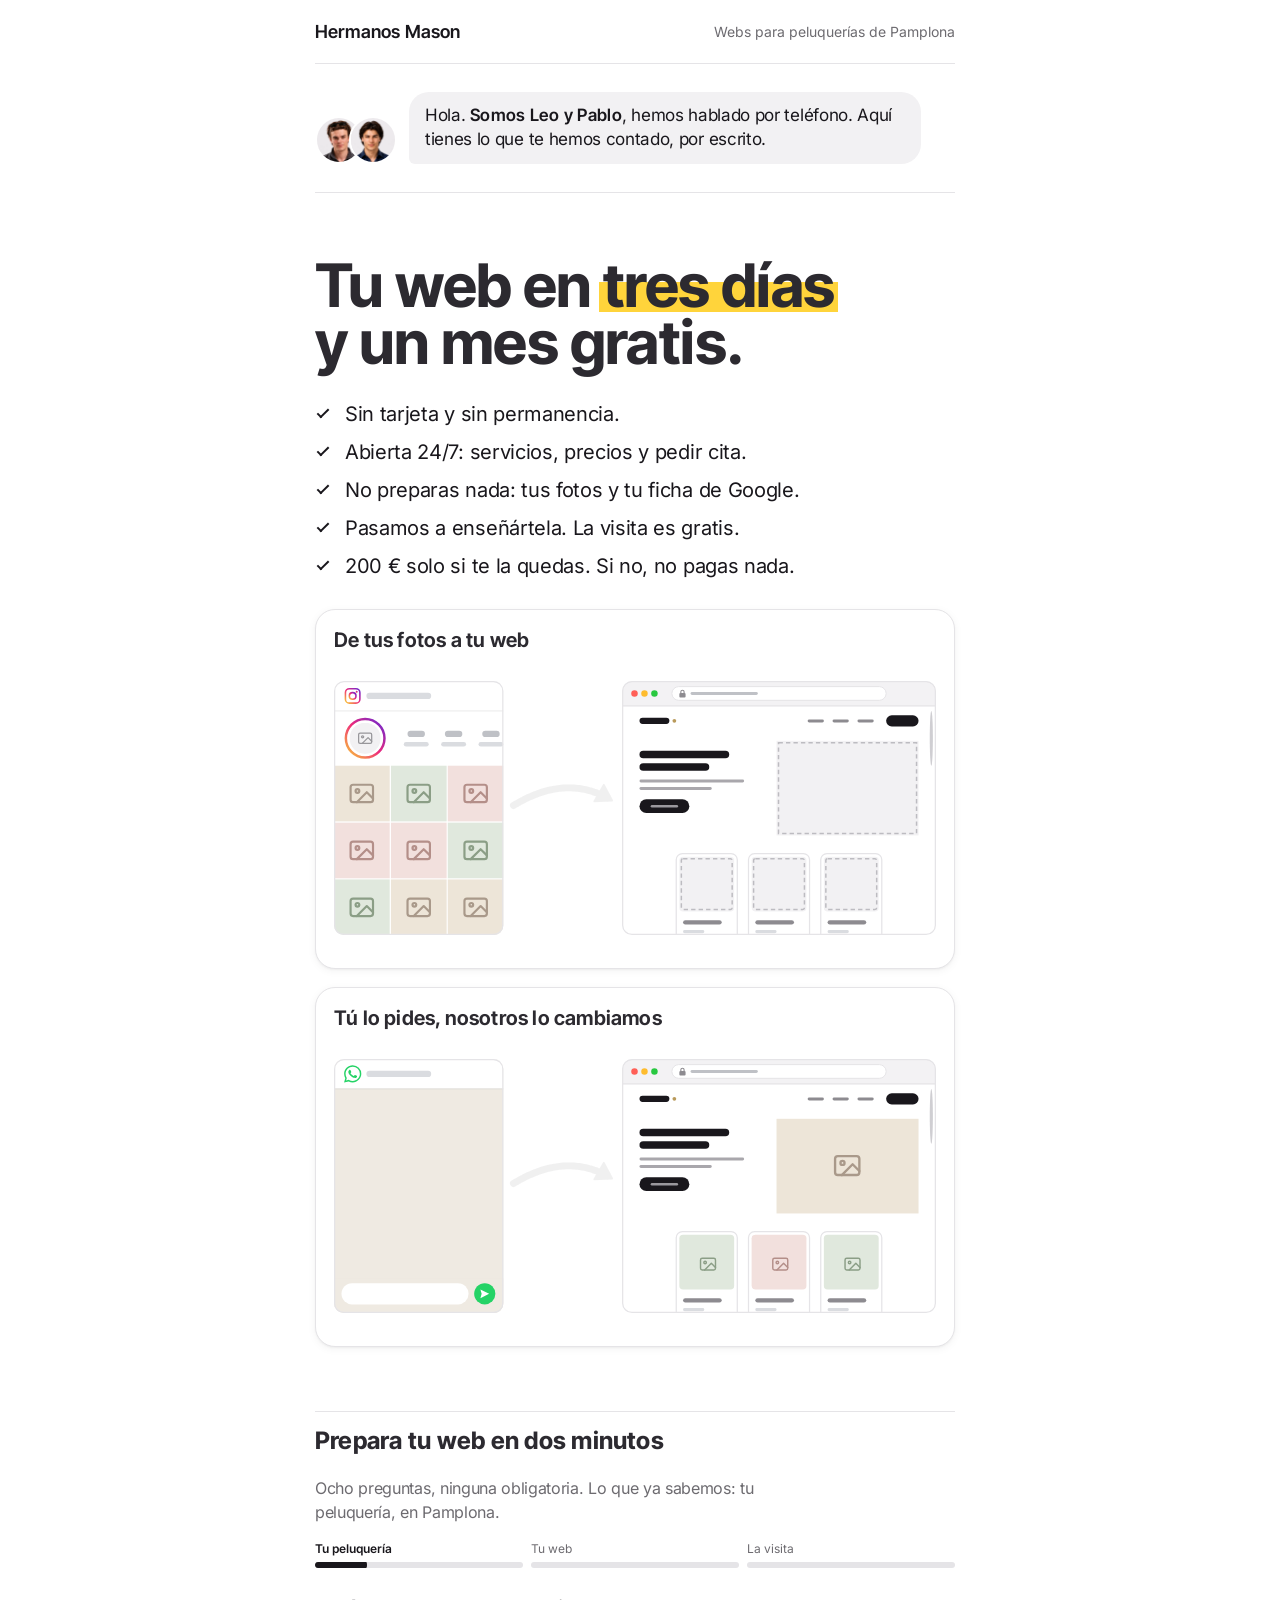
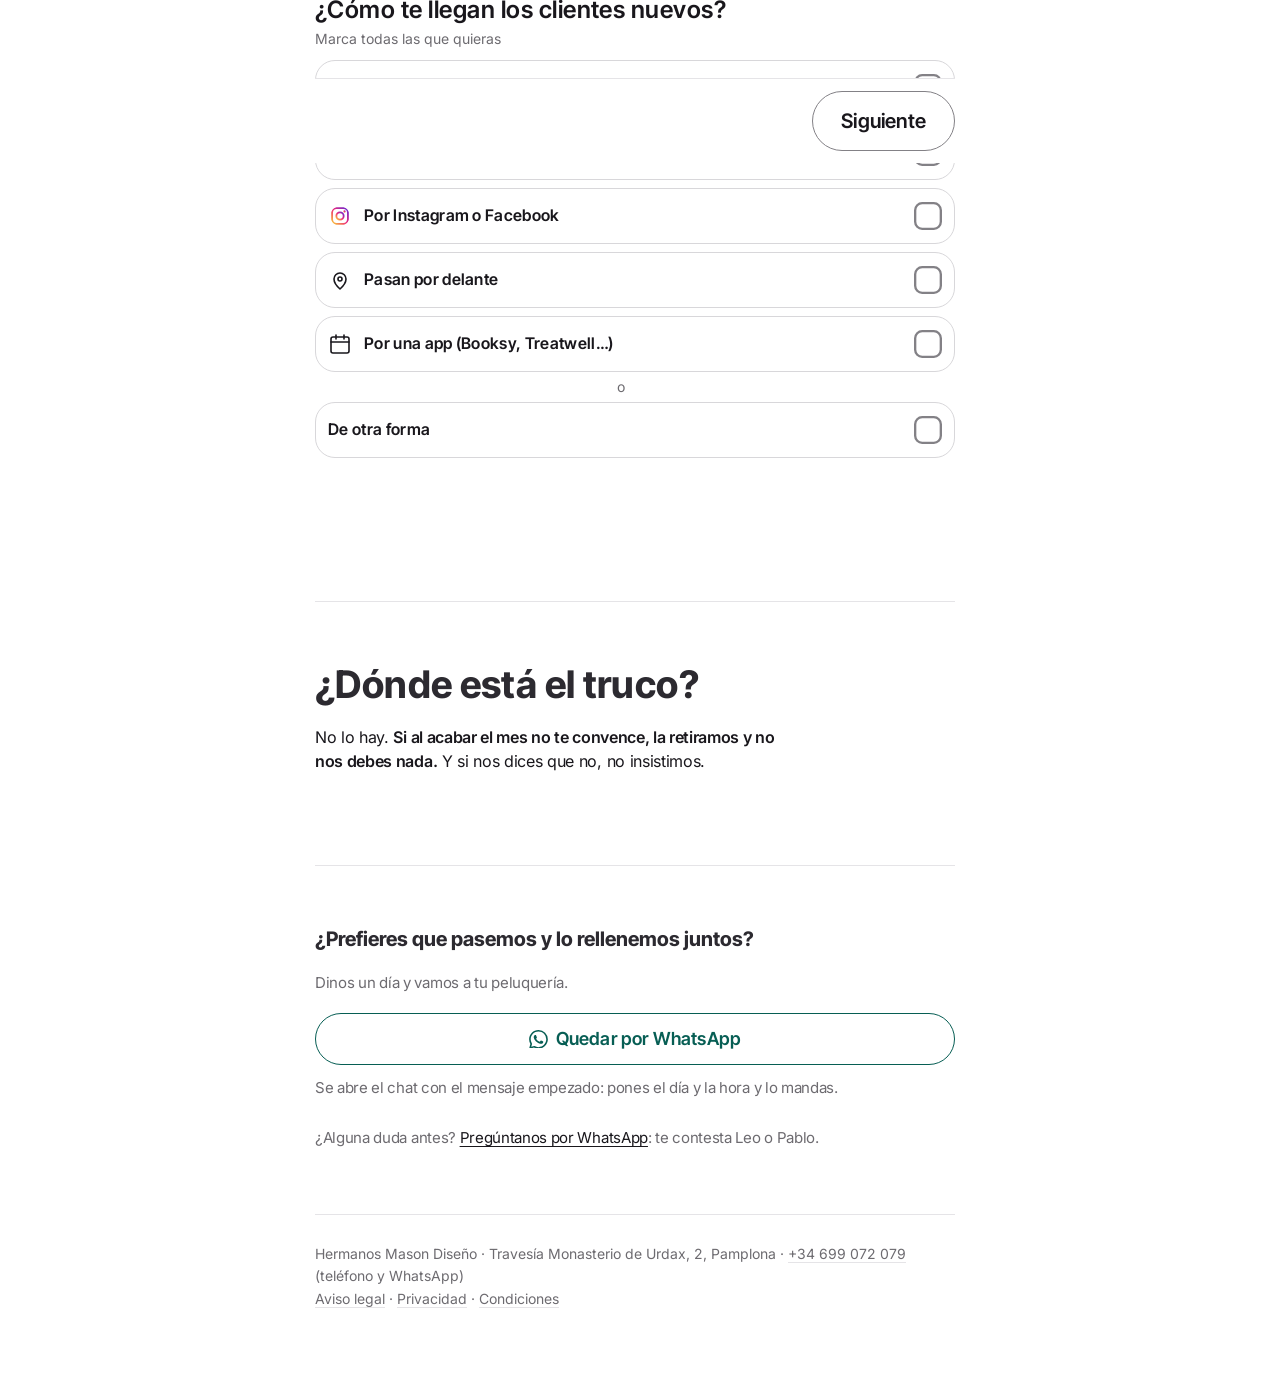
<file: docs/peluquerias/index.html>
<!DOCTYPE html>
<html lang="es" class="no-js">
<head>
<meta charset="UTF-8" />

<meta name="viewport" content="width=device-width, initial-scale=1, viewport-fit=cover" />
<title>Tu peluquería con web en tres días - Hermanos Mason</title>
<meta name="description" content="Lo que hemos hablado por teléfono, por escrito: un mes gratis, sin tarjeta, con tus fotos y pasamos por tu local. Nos dices qué día y la preparamos." />

<link rel="preload" href="../estilo-blanco-negro.css" as="style" />
<link rel="stylesheet" href="../styles.css" />
<link rel="preload" href="../fonts/inter-tight-latin-var.woff2" as="font" type="font/woff2" crossorigin />
<link rel="preload" href="../fonts/inter-latin-var.woff2" as="font" type="font/woff2" crossorigin />

<meta name="robots" content="noindex, nofollow" />
<meta property="og:type" content="website" />
<meta property="og:locale" content="es_ES" />
<meta property="og:site_name" content="Hermanos Mason Diseño" />
<meta property="og:title" content="Tu peluquería con web en tres días" />
<meta property="og:description" content="Un mes gratis, sin tarjeta, con tus fotos y pasamos por tu local. Lo que hemos hablado, por escrito." />

<meta property="og:image" content="https://hermanosmason.es/img/og-enlace.jpg" />
<meta property="og:image:type" content="image/jpeg" />
<meta property="og:image:width" content="1200" />
<meta property="og:image:height" content="630" />
<meta property="og:image:alt" content="Los retratos de Leo y Pablo Mason junto al titular Lo que hemos hablado, por escrito, y debajo: Tu web en tres días y un mes gratis para probarla. Pasamos por tu local a enseñártela." />

<link rel="icon" href="data:image/svg+xml,<svg xmlns='http://www.w3.org/2000/svg' viewBox='0 0 32 32'><rect width='32' height='32' fill='%2319171c'/><text x='16' y='23' font-family='system-ui,Segoe UI,Helvetica,sans-serif' font-size='19' font-weight='700' fill='%23ffffff' text-anchor='middle'>HM</text></svg>" />

<script>document.documentElement.classList.remove('no-js');</script>
</head>
<body>

  <div class="backdrop" aria-hidden="true"></div>

  <div class="page">
  <main class="enlace" id="contenido">

    <header class="enlace-marca">
      <span data-llamada>Hermanos Mason</span>
      <a href="../" data-portada hidden><span aria-hidden="true">← </span>Hermanos Mason</a>
      <small>Webs para peluquerías de Pamplona</small>
    </header>

    <section class="section saludo" aria-label="Quién te ha llamado">
      <div class="saludo__fotos" aria-hidden="true">
        <img src="../img/hermanos/leo-retrato.webp" width="360" height="360" data-hermano="leo" alt="" />
        <img src="../img/hermanos/pablo-retrato.webp" width="360" height="360" data-hermano="pablo" alt="" />
      </div>
      <span class="saludo__escribiendo" aria-hidden="true"><i></i><i></i><i></i></span>
      <p class="saludo__texto" data-llamada>
        Hola<span data-nombre></span>. <strong data-quien>Somos Leo y Pablo</strong>,
        hemos hablado por teléfono. Aquí tienes lo que <span data-contado>te hemos contado</span>, por escrito.
      </p>
      <p class="saludo__texto" data-portada hidden>
        Hola. <strong>Somos Leo y Pablo</strong>, de Hermanos Mason. Esto es lo que hacemos para peluquerías.
      </p>
    </section>

    <section class="section oferta" aria-labelledby="oferta-titulo">
      <div class="reveal">
        <h1 id="oferta-titulo">Tu web en <span class="clave">tres días</span> y un mes gratis.</h1>
        <ul class="vistos">
          <li>Sin tarjeta y sin permanencia.</li>
          <li>Abierta 24/7: servicios, precios y pedir cita.</li>
          <li>No preparas nada: tus fotos y tu ficha de Google.</li>
          <li>Pasamos a enseñártela. La visita es gratis.</li>
          <li>200 € solo si te la quedas. Si no, no pagas nada.</li>
        </ul>

        <div class="cartas">
        <figure class="cartas__carta">
          <p class="cartas__titulo">De tus fotos a tu web</p>
          <div class="flujo">
            <img src="../img/cartas/de-tus-fotos.svg" width="604" height="279" alt="Las fotos de tu Instagram o de tu ficha de Google Maps van, una a una, a su sitio en tu web" data-empieza-al-verse />
          </div>
        </figure>
        <figure class="cartas__carta">
          <p class="cartas__titulo">Tú lo pides, nosotros lo cambiamos</p>
          <div class="flujo">
            <img src="../img/cartas/tu-lo-pides.svg" width="604" height="279" alt="Mandas un WhatsApp y tu web cambia: una foto nueva, un servicio, un aviso, el titular" data-empieza-al-verse />
          </div>
        </figure>
        </div>
      </div>
    </section>

    <section class="section preparar-seccion" id="preparar" aria-labelledby="preparar-titulo">
      <div class="section__head reveal">

        <h2 id="preparar-titulo">Prepara tu web en dos minutos</h2>
        <p class="section__sub">Ocho preguntas, ninguna obligatoria. Lo que ya sabemos: tu peluquería, en Pamplona.</p>
      </div>

      <form class="preparar reveal" action="https://wa.me/34699072079" method="get" target="_blank" rel="noopener" data-recibir="3510b3af-c7f1-4904-a86c-2bc85d468354" data-pagina="peluquerias">
        <input type="hidden" name="text" value="Hola, quiero que me preparéis la web de mi peluquería." />

        <svg class="marcas-defs" width="0" height="0" aria-hidden="true" focusable="false"><defs><linearGradient id="ig-marca" x1="0" y1="1" x2="1" y2="0"><stop offset="0" stop-color="#f9ce34" /><stop offset=".5" stop-color="#ee2a7b" /><stop offset="1" stop-color="#6228d7" /></linearGradient></defs></svg>

        <div class="quiz-barra">
          <button class="quiz-barra__cerrar" type="button" data-quiz-cerrar aria-label="Cerrar el cuestionario y volver a la página">
            <svg viewBox="0 0 24 24" fill="none" stroke="currentColor" stroke-width="2" stroke-linecap="round" aria-hidden="true"><path d="M6 6l12 12M18 6L6 18" /></svg>
          </button>
          <a class="quiz-barra__duda" href="https://wa.me/34699072079?text=Hola.%20Tengo%20una%20duda%20sobre%20la%20web%20para%20mi%20peluquer%C3%ADa%3A%20" data-salida data-mensaje="Tengo una duda sobre la web para mi peluquería: " target="_blank" rel="noopener">¿Una duda? WhatsApp</a>
        </div>

        <ol class="progreso" aria-label="Pasos del formulario">
          <li data-bloque="negocio" aria-current="step"><button type="button" class="progreso__bloque" data-bloque-ir="negocio" disabled><span class="progreso__nombre">Tu peluquería</span><span class="progreso__barra" aria-hidden="true"></span></button></li>
          <li data-bloque="web"><button type="button" class="progreso__bloque" data-bloque-ir="web" disabled><span class="progreso__nombre">Tu web</span><span class="progreso__barra" aria-hidden="true"></span></button></li>
          <li data-bloque="visita"><button type="button" class="progreso__bloque" data-bloque-ir="visita" disabled><span class="progreso__nombre">La visita</span><span class="progreso__barra" aria-hidden="true"></span></button></li>
        </ol>

        <fieldset class="tramo" data-bloque="negocio">
          <legend>¿Cómo te llegan los clientes nuevos? <span class="tramo__ayuda">Marca todas las que quieras</span></legend>
          <div class="tramo__cuerpo">
          <div class="casillas casillas--una">
            <label class="casilla">
              <svg class="casilla__icono" viewBox="0 0 24 24" aria-hidden="true" focusable="false"><path d="M12 3.5l2.6 5.4 5.9.8-4.3 4.1 1.1 5.9L12 16.9l-5.3 2.8 1.1-5.9-4.3-4.1 5.9-.8z" /></svg>
              <span>Me recomiendan</span>
              <svg class="casilla__visto" viewBox="0 0 24 24" aria-hidden="true" focusable="false"><rect class="visto__aro" x="1" y="1" width="22" height="22" rx="6" /><rect class="visto__trazo" x="1" y="1" width="22" height="22" rx="6" pathLength="69" /><path d="M7 12.5l3.5 3.5L17 8.5" /></svg>
              <input type="checkbox" name="llegan" id="llegan-recomiendan" value="me recomiendan" />
            </label>
            <label class="casilla">
              <svg class="casilla__icono casilla__icono--marca" viewBox="0 0 24 24" aria-hidden="true" focusable="false"><path d="M21.6 12.2c0-.7-.1-1.4-.2-2H12v3.9h5.4a4.6 4.6 0 0 1-2 3v2.5h3.2c1.9-1.7 3-4.3 3-7.4z" fill="#4285f4" /><path d="M12 22c2.7 0 5-.9 6.6-2.4l-3.2-2.5c-.9.6-2 1-3.4 1-2.6 0-4.8-1.8-5.6-4.1H3.1v2.6A10 10 0 0 0 12 22z" fill="#34a853" /><path d="M6.4 14a6 6 0 0 1 0-3.9V7.5H3.1a10 10 0 0 0 0 9z" fill="#fbbc04" /><path d="M12 6c1.5 0 2.8.5 3.8 1.5l2.9-2.9A10 10 0 0 0 3.1 7.5l3.3 2.6C7.2 7.8 9.4 6 12 6z" fill="#ea4335" /></svg>
              <span>Me buscan en Google o Maps</span>
              <svg class="casilla__visto" viewBox="0 0 24 24" aria-hidden="true" focusable="false"><rect class="visto__aro" x="1" y="1" width="22" height="22" rx="6" /><rect class="visto__trazo" x="1" y="1" width="22" height="22" rx="6" pathLength="69" /><path d="M7 12.5l3.5 3.5L17 8.5" /></svg>
              <input type="checkbox" name="llegan" id="llegan-google" value="me buscan en Google o Maps" />
            </label>
            <label class="casilla">
              <svg class="casilla__icono casilla__icono--marca" viewBox="0 0 24 24" aria-hidden="true" focusable="false"><rect x="2.5" y="2.5" width="19" height="19" rx="5.5" fill="none" stroke="url(#ig-marca)" stroke-width="2.2" /><circle cx="12" cy="12" r="4.4" fill="none" stroke="url(#ig-marca)" stroke-width="2.2" /><circle cx="17.4" cy="6.6" r="1.4" fill="url(#ig-marca)" /></svg>
              <span>Por Instagram o Facebook</span>
              <svg class="casilla__visto" viewBox="0 0 24 24" aria-hidden="true" focusable="false"><rect class="visto__aro" x="1" y="1" width="22" height="22" rx="6" /><rect class="visto__trazo" x="1" y="1" width="22" height="22" rx="6" pathLength="69" /><path d="M7 12.5l3.5 3.5L17 8.5" /></svg>
              <input type="checkbox" name="llegan" id="llegan-instagram" value="por Instagram o Facebook" />
            </label>
            <label class="casilla">
              <svg class="casilla__icono" viewBox="0 0 24 24" aria-hidden="true" focusable="false"><path d="M12 21s-6-5.3-6-10a6 6 0 0 1 12 0c0 4.7-6 10-6 10z" /><circle cx="12" cy="11" r="2" /></svg>
              <span>Pasan por delante</span>
              <svg class="casilla__visto" viewBox="0 0 24 24" aria-hidden="true" focusable="false"><rect class="visto__aro" x="1" y="1" width="22" height="22" rx="6" /><rect class="visto__trazo" x="1" y="1" width="22" height="22" rx="6" pathLength="69" /><path d="M7 12.5l3.5 3.5L17 8.5" /></svg>
              <input type="checkbox" name="llegan" id="llegan-calle" value="pasan por delante" />
            </label>
            <label class="casilla">
              <svg class="casilla__icono" viewBox="0 0 24 24" aria-hidden="true" focusable="false"><rect x="3" y="5" width="18" height="16" rx="2" /><path d="M3 10h18M8 3v4M16 3v4" /></svg>
              <span>Por una app (Booksy, Treatwell…)</span>
              <svg class="casilla__visto" viewBox="0 0 24 24" aria-hidden="true" focusable="false"><rect class="visto__aro" x="1" y="1" width="22" height="22" rx="6" /><rect class="visto__trazo" x="1" y="1" width="22" height="22" rx="6" pathLength="69" /><path d="M7 12.5l3.5 3.5L17 8.5" /></svg>
              <input type="checkbox" name="llegan" id="llegan-app" value="por una app de reservas" />
            </label>
            <p class="casillas__o" aria-hidden="true">o</p>
            <label class="casilla casilla--sin-icono">

              <span>De otra forma</span>
              <svg class="casilla__visto" viewBox="0 0 24 24" aria-hidden="true" focusable="false"><rect class="visto__aro" x="1" y="1" width="22" height="22" rx="6" /><rect class="visto__trazo" x="1" y="1" width="22" height="22" rx="6" pathLength="69" /><path d="M7 12.5l3.5 3.5L17 8.5" /></svg>
              <input type="checkbox" name="llegan" id="llegan-otra" value="de otra forma" />
            </label>
          </div>
          <div class="tramo__nav">
            <button class="btn btn--solid btn--lg" type="button" data-ir="siguiente"><span>Siguiente</span></button>
          </div>
          </div>
        </fieldset>

        <fieldset class="tramo" data-bloque="negocio" hidden>
          <legend>¿Cómo te piden cita hoy? <span class="tramo__ayuda">Marca todas las que quieras</span></legend>
          <div class="tramo__cuerpo">
          <div class="casillas casillas--una">
            <label class="casilla">
              <svg class="casilla__icono" viewBox="0 0 24 24" aria-hidden="true" focusable="false"><path d="M5.5 3.5h3l1.6 4.2-2.1 1.6a11.5 11.5 0 0 0 6.7 6.7l1.6-2.1 4.2 1.6v3a2 2 0 0 1-2 2A15.5 15.5 0 0 1 3.5 5.5a2 2 0 0 1 2-2z" /></svg>
              <span>Me llaman</span>
              <svg class="casilla__visto" viewBox="0 0 24 24" aria-hidden="true" focusable="false"><rect class="visto__aro" x="1" y="1" width="22" height="22" rx="6" /><rect class="visto__trazo" x="1" y="1" width="22" height="22" rx="6" pathLength="69" /><path d="M7 12.5l3.5 3.5L17 8.5" /></svg>
              <input type="checkbox" name="cita" id="cita-llaman" value="me llaman" />
            </label>
            <label class="casilla">
              <svg class="casilla__icono casilla__icono--marca" viewBox="0 0 24 24" aria-hidden="true" focusable="false"><path fill="#25d366" d="M17.472 14.382c-.297-.149-1.758-.867-2.03-.967-.273-.099-.471-.148-.67.15-.197.297-.767.966-.94 1.164-.173.199-.347.223-.644.075-.297-.15-1.255-.463-2.39-1.475-.883-.788-1.48-1.761-1.653-2.059-.173-.297-.018-.458.13-.606.134-.133.298-.347.446-.52.149-.174.198-.298.298-.497.099-.198.05-.371-.025-.52-.075-.149-.669-1.612-.916-2.207-.242-.579-.487-.5-.669-.51-.173-.008-.371-.01-.57-.01-.198 0-.52.074-.792.372-.272.297-1.04 1.016-1.04 2.479 0 1.462 1.065 2.875 1.213 3.074.149.198 2.096 3.2 5.077 4.487.709.306 1.262.489 1.694.625.712.227 1.36.195 1.871.118.571-.085 1.758-.719 2.006-1.413.248-.694.248-1.289.173-1.413-.074-.124-.272-.198-.57-.347m-5.421 7.403h-.004a9.87 9.87 0 01-5.031-1.378l-.361-.214-3.741.982.998-3.648-.235-.374a9.86 9.86 0 01-1.51-5.26c.001-5.45 4.436-9.884 9.888-9.884 2.64 0 5.122 1.03 6.988 2.898a9.825 9.825 0 012.893 6.994c-.003 5.45-4.437 9.884-9.885 9.884m8.413-18.297A11.815 11.815 0 0012.05 0C5.495 0 .16 5.335.157 11.892c0 2.096.547 4.142 1.588 5.945L.057 24l6.305-1.654a11.882 11.882 0 005.683 1.448h.005c6.554 0 11.89-5.335 11.893-11.893a11.821 11.821 0 00-3.48-8.413Z" /></svg>
              <span>Me escriben por WhatsApp</span>
              <svg class="casilla__visto" viewBox="0 0 24 24" aria-hidden="true" focusable="false"><rect class="visto__aro" x="1" y="1" width="22" height="22" rx="6" /><rect class="visto__trazo" x="1" y="1" width="22" height="22" rx="6" pathLength="69" /><path d="M7 12.5l3.5 3.5L17 8.5" /></svg>
              <input type="checkbox" name="cita" id="cita-whatsapp" value="me escriben por WhatsApp" />
            </label>
            <label class="casilla">
              <svg class="casilla__icono casilla__icono--marca" viewBox="0 0 24 24" aria-hidden="true" focusable="false"><rect x="2.5" y="2.5" width="19" height="19" rx="5.5" fill="none" stroke="url(#ig-marca)" stroke-width="2.2" /><circle cx="12" cy="12" r="4.4" fill="none" stroke="url(#ig-marca)" stroke-width="2.2" /><circle cx="17.4" cy="6.6" r="1.4" fill="url(#ig-marca)" /></svg>
              <span>Me escriben por Instagram</span>
              <svg class="casilla__visto" viewBox="0 0 24 24" aria-hidden="true" focusable="false"><rect class="visto__aro" x="1" y="1" width="22" height="22" rx="6" /><rect class="visto__trazo" x="1" y="1" width="22" height="22" rx="6" pathLength="69" /><path d="M7 12.5l3.5 3.5L17 8.5" /></svg>
              <input type="checkbox" name="cita" id="cita-instagram" value="me escriben por Instagram" />
            </label>
            <label class="casilla">
              <svg class="casilla__icono" viewBox="0 0 24 24" aria-hidden="true" focusable="false"><rect x="3" y="5" width="18" height="16" rx="2" /><path d="M3 10h18M8 3v4M16 3v4" /></svg>
              <span>Reservan en una app</span>
              <svg class="casilla__visto" viewBox="0 0 24 24" aria-hidden="true" focusable="false"><rect class="visto__aro" x="1" y="1" width="22" height="22" rx="6" /><rect class="visto__trazo" x="1" y="1" width="22" height="22" rx="6" pathLength="69" /><path d="M7 12.5l3.5 3.5L17 8.5" /></svg>
              <input type="checkbox" name="cita" id="cita-app" value="reservan en una app" />
            </label>
            <label class="casilla">
              <svg class="casilla__icono" viewBox="0 0 24 24" aria-hidden="true" focusable="false"><path d="M12 21s-6-5.3-6-10a6 6 0 0 1 12 0c0 4.7-6 10-6 10z" /><circle cx="12" cy="11" r="2" /></svg>
              <span>Vienen y me la piden</span>
              <svg class="casilla__visto" viewBox="0 0 24 24" aria-hidden="true" focusable="false"><rect class="visto__aro" x="1" y="1" width="22" height="22" rx="6" /><rect class="visto__trazo" x="1" y="1" width="22" height="22" rx="6" pathLength="69" /><path d="M7 12.5l3.5 3.5L17 8.5" /></svg>
              <input type="checkbox" name="cita" id="cita-vienen" value="vienen y me la piden" />
            </label>
            <p class="casillas__o" aria-hidden="true">o</p>
            <label class="casilla casilla--sin-icono">

              <span>De otra forma</span>
              <svg class="casilla__visto" viewBox="0 0 24 24" aria-hidden="true" focusable="false"><rect class="visto__aro" x="1" y="1" width="22" height="22" rx="6" /><rect class="visto__trazo" x="1" y="1" width="22" height="22" rx="6" pathLength="69" /><path d="M7 12.5l3.5 3.5L17 8.5" /></svg>
              <input type="checkbox" name="cita" id="cita-otra" value="de otra forma" />
            </label>
          </div>
          <div class="tramo__nav">
            <button class="btn btn--lg" type="button" data-ir="atras">Atrás</button>
            <button class="btn btn--solid btn--lg" type="button" data-ir="siguiente"><span>Siguiente</span></button>
          </div>
          </div>
        </fieldset>

        <fieldset class="tramo" data-bloque="negocio" hidden>
          <legend>Cuando estás atendiendo y suena el teléfono, ¿qué suele pasar? <span class="tramo__ayuda">Lo que pase más veces</span></legend>
          <div class="tramo__cuerpo">
          <div class="casillas casillas--una">
            <label class="casilla">
              <svg class="casilla__icono" viewBox="0 0 24 24" aria-hidden="true" focusable="false"><path d="M5.5 3.5h3l1.6 4.2-2.1 1.6a11.5 11.5 0 0 0 6.7 6.7l1.6-2.1 4.2 1.6v3a2 2 0 0 1-2 2A15.5 15.5 0 0 1 3.5 5.5a2 2 0 0 1 2-2z" /></svg>
              <span>Lo cojo yo, como puedo</span>
              <svg class="casilla__visto" viewBox="0 0 24 24" aria-hidden="true" focusable="false"><circle class="visto__aro" cx="12" cy="12" r="11" /><circle class="visto__trazo" cx="12" cy="12" r="11" transform="rotate(-90 12 12)" /><path d="M7 12.5l3.5 3.5L17 8.5" /></svg>
              <input type="radio" name="telefono" id="tel-yo" value="lo cojo yo, como puedo" />
            </label>
            <label class="casilla">
              <svg class="casilla__icono" viewBox="0 0 24 24" aria-hidden="true" focusable="false"><path d="M4 6a2.5 2.5 0 0 1 2.5-2.5h11A2.5 2.5 0 0 1 20 6v7.5a2.5 2.5 0 0 1-2.5 2.5H10l-4.5 4v-4A2.5 2.5 0 0 1 4 13.5z" /></svg>
              <span>Lo coge alguien del equipo</span>
              <svg class="casilla__visto" viewBox="0 0 24 24" aria-hidden="true" focusable="false"><circle class="visto__aro" cx="12" cy="12" r="11" /><circle class="visto__trazo" cx="12" cy="12" r="11" transform="rotate(-90 12 12)" /><path d="M7 12.5l3.5 3.5L17 8.5" /></svg>
              <input type="radio" name="telefono" id="tel-equipo" value="lo coge alguien del equipo" />
            </label>
            <label class="casilla">
              <svg class="casilla__icono" viewBox="0 0 24 24" aria-hidden="true" focusable="false"><circle cx="12" cy="12" r="9" /><path d="M12 7.5V12l3.2 2.2" /></svg>
              <span>Lo dejo sonar y llamo luego</span>
              <svg class="casilla__visto" viewBox="0 0 24 24" aria-hidden="true" focusable="false"><circle class="visto__aro" cx="12" cy="12" r="11" /><circle class="visto__trazo" cx="12" cy="12" r="11" transform="rotate(-90 12 12)" /><path d="M7 12.5l3.5 3.5L17 8.5" /></svg>
              <input type="radio" name="telefono" id="tel-luego" value="lo dejo sonar y llamo luego" />
            </label>
            <label class="casilla">
              <svg class="casilla__icono" viewBox="0 0 24 24" aria-hidden="true" focusable="false"><rect x="3" y="5" width="18" height="14" rx="2" /><circle cx="8.5" cy="10" r="1.5" /><path d="M21 16l-5-5-8 8" /><path d="M3 3l18 18" /></svg>
              <span>Se queda sin coger: no doy abasto</span>
              <svg class="casilla__visto" viewBox="0 0 24 24" aria-hidden="true" focusable="false"><circle class="visto__aro" cx="12" cy="12" r="11" /><circle class="visto__trazo" cx="12" cy="12" r="11" transform="rotate(-90 12 12)" /><path d="M7 12.5l3.5 3.5L17 8.5" /></svg>
              <input type="radio" name="telefono" id="tel-nadie" value="se queda sin coger, no doy abasto" />
            </label>
            <p class="casillas__o" aria-hidden="true">o</p>
            <label class="casilla casilla--ancha casilla--sin-icono">

              <span>No me llaman por teléfono</span>
              <svg class="casilla__visto" viewBox="0 0 24 24" aria-hidden="true" focusable="false"><circle class="visto__aro" cx="12" cy="12" r="11" /><circle class="visto__trazo" cx="12" cy="12" r="11" transform="rotate(-90 12 12)" /><path d="M7 12.5l3.5 3.5L17 8.5" /></svg>
              <input type="radio" name="telefono" id="tel-no" value="no me llaman por teléfono" />
            </label>
          </div>
          <div class="tramo__nav">
            <button class="btn btn--lg" type="button" data-ir="atras">Atrás</button>
            <button class="btn btn--solid btn--lg" type="button" data-ir="siguiente"><span>Siguiente</span></button>
          </div>
          </div>
        </fieldset>

        <fieldset class="tramo" data-bloque="web" hidden>
          <legend>¿Has tenido web alguna vez? <span class="tramo__ayuda">Elige una</span></legend>
          <div class="tramo__cuerpo">
          <div class="casillas casillas--una">
            <label class="casilla casilla--sin-icono">

              <span>Nunca, me apaño sin ella</span>
              <svg class="casilla__visto" viewBox="0 0 24 24" aria-hidden="true" focusable="false"><circle class="visto__aro" cx="12" cy="12" r="11" /><circle class="visto__trazo" cx="12" cy="12" r="11" transform="rotate(-90 12 12)" /><path d="M7 12.5l3.5 3.5L17 8.5" /></svg>
              <input type="radio" name="web-antes" id="web-nunca" value="nunca, me apaño sin ella" />
            </label>
            <label class="casilla casilla--sin-icono">

              <span>Nunca, pero le he dado vueltas</span>
              <svg class="casilla__visto" viewBox="0 0 24 24" aria-hidden="true" focusable="false"><circle class="visto__aro" cx="12" cy="12" r="11" /><circle class="visto__trazo" cx="12" cy="12" r="11" transform="rotate(-90 12 12)" /><path d="M7 12.5l3.5 3.5L17 8.5" /></svg>
              <input type="radio" name="web-antes" id="web-vueltas" value="nunca, pero le he dado vueltas" />
            </label>
            <label class="casilla casilla--sin-icono">

              <span>Tuve una y ya no la tengo<small class="casilla__nota">Por ejemplo, la del Kit Digital</small></span>
              <svg class="casilla__visto" viewBox="0 0 24 24" aria-hidden="true" focusable="false"><circle class="visto__aro" cx="12" cy="12" r="11" /><circle class="visto__trazo" cx="12" cy="12" r="11" transform="rotate(-90 12 12)" /><path d="M7 12.5l3.5 3.5L17 8.5" /></svg>
              <input type="radio" name="web-antes" id="web-tuve" value="tuve una y ya no la tengo" />
            </label>
            <label class="casilla casilla--sin-icono">

              <span>Tengo una, pero no la uso</span>
              <svg class="casilla__visto" viewBox="0 0 24 24" aria-hidden="true" focusable="false"><circle class="visto__aro" cx="12" cy="12" r="11" /><circle class="visto__trazo" cx="12" cy="12" r="11" transform="rotate(-90 12 12)" /><path d="M7 12.5l3.5 3.5L17 8.5" /></svg>
              <input type="radio" name="web-antes" id="web-no-uso" value="tengo una, pero no la uso" />
            </label>
            <label class="casilla casilla--ancha casilla--sin-icono">

              <span>Tengo una y quiero cambiarla</span>
              <svg class="casilla__visto" viewBox="0 0 24 24" aria-hidden="true" focusable="false"><circle class="visto__aro" cx="12" cy="12" r="11" /><circle class="visto__trazo" cx="12" cy="12" r="11" transform="rotate(-90 12 12)" /><path d="M7 12.5l3.5 3.5L17 8.5" /></svg>
              <input type="radio" name="web-antes" id="web-cambiar" value="tengo una y quiero cambiarla" />
            </label>
          </div>
          <div class="tramo__nav">
            <button class="btn btn--lg" type="button" data-ir="atras">Atrás</button>
            <button class="btn btn--solid btn--lg" type="button" data-ir="siguiente"><span>Siguiente</span></button>
          </div>
          </div>
        </fieldset>

        <fieldset class="tramo" data-bloque="web" hidden>
          <legend>Entonces, ¿qué quieres que haga la web por ti? <span class="tramo__ayuda">Marca todas las que quieras</span></legend>
          <div class="tramo__cuerpo">
          <div class="casillas casillas--una">
            <label class="casilla">
              <svg class="casilla__icono casilla__icono--marca" viewBox="0 0 24 24" aria-hidden="true" focusable="false"><path d="M21.6 12.2c0-.7-.1-1.4-.2-2H12v3.9h5.4a4.6 4.6 0 0 1-2 3v2.5h3.2c1.9-1.7 3-4.3 3-7.4z" fill="#4285f4" /><path d="M12 22c2.7 0 5-.9 6.6-2.4l-3.2-2.5c-.9.6-2 1-3.4 1-2.6 0-4.8-1.8-5.6-4.1H3.1v2.6A10 10 0 0 0 12 22z" fill="#34a853" /><path d="M6.4 14a6 6 0 0 1 0-3.9V7.5H3.1a10 10 0 0 0 0 9z" fill="#fbbc04" /><path d="M12 6c1.5 0 2.8.5 3.8 1.5l2.9-2.9A10 10 0 0 0 3.1 7.5l3.3 2.6C7.2 7.8 9.4 6 12 6z" fill="#ea4335" /></svg>
              <span>Que me encuentren en Google</span>
              <svg class="casilla__visto" viewBox="0 0 24 24" aria-hidden="true" focusable="false"><rect class="visto__aro" x="1" y="1" width="22" height="22" rx="6" /><rect class="visto__trazo" x="1" y="1" width="22" height="22" rx="6" pathLength="69" /><path d="M7 12.5l3.5 3.5L17 8.5" /></svg>
              <input type="checkbox" name="para" id="para-encontrar" value="que me encuentren en Google" />
            </label>
            <label class="casilla">
              <svg class="casilla__icono" viewBox="0 0 24 24" aria-hidden="true" focusable="false"><path d="M5.5 3.5h3l1.6 4.2-2.1 1.6a11.5 11.5 0 0 0 6.7 6.7l1.6-2.1 4.2 1.6v3a2 2 0 0 1-2 2A15.5 15.5 0 0 1 3.5 5.5a2 2 0 0 1 2-2z" /></svg>
              <span>Que me llamen</span>
              <svg class="casilla__visto" viewBox="0 0 24 24" aria-hidden="true" focusable="false"><rect class="visto__aro" x="1" y="1" width="22" height="22" rx="6" /><rect class="visto__trazo" x="1" y="1" width="22" height="22" rx="6" pathLength="69" /><path d="M7 12.5l3.5 3.5L17 8.5" /></svg>
              <input type="checkbox" name="para" id="para-llamadas" value="que me llamen" />
            </label>
            <label class="casilla">
              <svg class="casilla__icono casilla__icono--marca" viewBox="0 0 24 24" aria-hidden="true" focusable="false"><path fill="#25d366" d="M17.472 14.382c-.297-.149-1.758-.867-2.03-.967-.273-.099-.471-.148-.67.15-.197.297-.767.966-.94 1.164-.173.199-.347.223-.644.075-.297-.15-1.255-.463-2.39-1.475-.883-.788-1.48-1.761-1.653-2.059-.173-.297-.018-.458.13-.606.134-.133.298-.347.446-.52.149-.174.198-.298.298-.497.099-.198.05-.371-.025-.52-.075-.149-.669-1.612-.916-2.207-.242-.579-.487-.5-.669-.51-.173-.008-.371-.01-.57-.01-.198 0-.52.074-.792.372-.272.297-1.04 1.016-1.04 2.479 0 1.462 1.065 2.875 1.213 3.074.149.198 2.096 3.2 5.077 4.487.709.306 1.262.489 1.694.625.712.227 1.36.195 1.871.118.571-.085 1.758-.719 2.006-1.413.248-.694.248-1.289.173-1.413-.074-.124-.272-.198-.57-.347m-5.421 7.403h-.004a9.87 9.87 0 01-5.031-1.378l-.361-.214-3.741.982.998-3.648-.235-.374a9.86 9.86 0 01-1.51-5.26c.001-5.45 4.436-9.884 9.888-9.884 2.64 0 5.122 1.03 6.988 2.898a9.825 9.825 0 012.893 6.994c-.003 5.45-4.437 9.884-9.885 9.884m8.413-18.297A11.815 11.815 0 0012.05 0C5.495 0 .16 5.335.157 11.892c0 2.096.547 4.142 1.588 5.945L.057 24l6.305-1.654a11.882 11.882 0 005.683 1.448h.005c6.554 0 11.89-5.335 11.893-11.893a11.821 11.821 0 00-3.48-8.413Z" /></svg>
              <span>Que me escriban por WhatsApp</span>
              <svg class="casilla__visto" viewBox="0 0 24 24" aria-hidden="true" focusable="false"><rect class="visto__aro" x="1" y="1" width="22" height="22" rx="6" /><rect class="visto__trazo" x="1" y="1" width="22" height="22" rx="6" pathLength="69" /><path d="M7 12.5l3.5 3.5L17 8.5" /></svg>
              <input type="checkbox" name="para" id="para-whatsapp" value="que me escriban por WhatsApp" />
            </label>
            <label class="casilla">
              <svg class="casilla__icono" viewBox="0 0 24 24" aria-hidden="true" focusable="false"><path d="M3 11.5V4h7.5l9.5 9.5-7.5 7.5z" /><path d="M7.5 8.5h.01" /></svg>
              <span>Que vean mis precios</span>
              <svg class="casilla__visto" viewBox="0 0 24 24" aria-hidden="true" focusable="false"><rect class="visto__aro" x="1" y="1" width="22" height="22" rx="6" /><rect class="visto__trazo" x="1" y="1" width="22" height="22" rx="6" pathLength="69" /><path d="M7 12.5l3.5 3.5L17 8.5" /></svg>
              <input type="checkbox" name="para" id="para-precios" value="que vean mis precios" />
            </label>
            <label class="casilla casilla--ancha">
              <svg class="casilla__icono" viewBox="0 0 24 24" aria-hidden="true" focusable="false"><rect x="3" y="5" width="18" height="14" rx="2" /><circle cx="8.5" cy="10" r="1.5" /><path d="M21 16l-5-5-8 8" /></svg>
              <span>Que vean mis trabajos</span>
              <svg class="casilla__visto" viewBox="0 0 24 24" aria-hidden="true" focusable="false"><rect class="visto__aro" x="1" y="1" width="22" height="22" rx="6" /><rect class="visto__trazo" x="1" y="1" width="22" height="22" rx="6" pathLength="69" /><path d="M7 12.5l3.5 3.5L17 8.5" /></svg>
              <input type="checkbox" name="para" id="para-trabajos" value="que vean mis trabajos" />
            </label>
          </div>
          <div class="tramo__nav">
            <button class="btn btn--lg" type="button" data-ir="atras">Atrás</button>
            <button class="btn btn--solid btn--lg" type="button" data-ir="siguiente"><span>Siguiente</span></button>
          </div>
          </div>
        </fieldset>

        <fieldset class="tramo" data-bloque="web" hidden>
          <legend>¿Qué estilo te gusta más? <span class="tramo__ayuda">Irá con tu nombre y tus fotos, y <strong>podrás cambiarlo cuando quieras</strong>.</span></legend>
          <div class="tramo__cuerpo">
          <div class="estilos">
            <label class="estilo">
              <input type="radio" name="estilo" value="sereno" />
              <img src="../img/estilos/peluqueria-sereno-672.webp" width="672" height="380" loading="lazy" decoding="async" alt="Muestra del estilo sereno para una peluquería." />
              <span class="estilo__nombre">Sereno<svg class="estilo__visto" viewBox="0 0 24 24" aria-hidden="true" focusable="false"><circle class="visto__aro" cx="12" cy="12" r="11" /><circle class="visto__trazo" cx="12" cy="12" r="11" transform="rotate(-90 12 12)" /><path d="M7 12.5l3.5 3.5L17 8.5" /></svg></span>
            </label>
            <label class="estilo">
              <input type="radio" name="estilo" value="cálido" />
              <img src="../img/estilos/peluqueria-calido-672.webp" width="672" height="380" loading="lazy" decoding="async" alt="Muestra del estilo cálido para una peluquería." />
              <span class="estilo__nombre">Cálido<svg class="estilo__visto" viewBox="0 0 24 24" aria-hidden="true" focusable="false"><circle class="visto__aro" cx="12" cy="12" r="11" /><circle class="visto__trazo" cx="12" cy="12" r="11" transform="rotate(-90 12 12)" /><path d="M7 12.5l3.5 3.5L17 8.5" /></svg></span>
            </label>
            <label class="estilo">
              <input type="radio" name="estilo" value="atrevido" />
              <img src="../img/estilos/peluqueria-atrevido-672.webp" width="672" height="380" loading="lazy" decoding="async" alt="Muestra del estilo atrevido para una peluquería." />
              <span class="estilo__nombre">Atrevido<svg class="estilo__visto" viewBox="0 0 24 24" aria-hidden="true" focusable="false"><circle class="visto__aro" cx="12" cy="12" r="11" /><circle class="visto__trazo" cx="12" cy="12" r="11" transform="rotate(-90 12 12)" /><path d="M7 12.5l3.5 3.5L17 8.5" /></svg></span>
            </label>
          </div>
          <div class="tramo__nav">
            <button class="btn btn--lg" type="button" data-ir="atras">Atrás</button>
            <button class="btn btn--solid btn--lg" type="button" data-ir="siguiente"><span>Siguiente</span></button>
          </div>
          </div>
        </fieldset>

        <fieldset class="tramo" data-bloque="web" hidden>
          <legend>¿De dónde cogemos tus fotos? <span class="tramo__ayuda">Marca todas las que quieras</span></legend>
          <div class="tramo__cuerpo">
          <div class="casillas casillas--una">
            <label class="casilla">
              <svg class="casilla__icono casilla__icono--marca" viewBox="0 0 24 24" aria-hidden="true" focusable="false"><path d="M21.6 12.2c0-.7-.1-1.4-.2-2H12v3.9h5.4a4.6 4.6 0 0 1-2 3v2.5h3.2c1.9-1.7 3-4.3 3-7.4z" fill="#4285f4" /><path d="M12 22c2.7 0 5-.9 6.6-2.4l-3.2-2.5c-.9.6-2 1-3.4 1-2.6 0-4.8-1.8-5.6-4.1H3.1v2.6A10 10 0 0 0 12 22z" fill="#34a853" /><path d="M6.4 14a6 6 0 0 1 0-3.9V7.5H3.1a10 10 0 0 0 0 9z" fill="#fbbc04" /><path d="M12 6c1.5 0 2.8.5 3.8 1.5l2.9-2.9A10 10 0 0 0 3.1 7.5l3.3 2.6C7.2 7.8 9.4 6 12 6z" fill="#ea4335" /></svg>
              <span>De mi perfil de Google</span>
              <svg class="casilla__visto" viewBox="0 0 24 24" aria-hidden="true" focusable="false"><rect class="visto__aro" x="1" y="1" width="22" height="22" rx="6" /><rect class="visto__trazo" x="1" y="1" width="22" height="22" rx="6" pathLength="69" /><path d="M7 12.5l3.5 3.5L17 8.5" /></svg>
              <input type="checkbox" name="fotos" id="fotos-google" value="de mi perfil de Google" />
            </label>
            <label class="casilla">
              <svg class="casilla__icono casilla__icono--marca" viewBox="0 0 24 24" aria-hidden="true" focusable="false"><rect x="2.5" y="2.5" width="19" height="19" rx="5.5" fill="none" stroke="url(#ig-marca)" stroke-width="2.2" /><circle cx="12" cy="12" r="4.4" fill="none" stroke="url(#ig-marca)" stroke-width="2.2" /><circle cx="17.4" cy="6.6" r="1.4" fill="url(#ig-marca)" /></svg>
              <span>De mi Instagram</span>
              <svg class="casilla__visto" viewBox="0 0 24 24" aria-hidden="true" focusable="false"><rect class="visto__aro" x="1" y="1" width="22" height="22" rx="6" /><rect class="visto__trazo" x="1" y="1" width="22" height="22" rx="6" pathLength="69" /><path d="M7 12.5l3.5 3.5L17 8.5" /></svg>
              <input type="checkbox" name="fotos" id="fotos-instagram" value="de mi Instagram" />
            </label>
            <label class="casilla">
              <svg class="casilla__icono casilla__icono--marca" viewBox="0 0 24 24" aria-hidden="true" focusable="false"><path fill="#25d366" d="M17.472 14.382c-.297-.149-1.758-.867-2.03-.967-.273-.099-.471-.148-.67.15-.197.297-.767.966-.94 1.164-.173.199-.347.223-.644.075-.297-.15-1.255-.463-2.39-1.475-.883-.788-1.48-1.761-1.653-2.059-.173-.297-.018-.458.13-.606.134-.133.298-.347.446-.52.149-.174.198-.298.298-.497.099-.198.05-.371-.025-.52-.075-.149-.669-1.612-.916-2.207-.242-.579-.487-.5-.669-.51-.173-.008-.371-.01-.57-.01-.198 0-.52.074-.792.372-.272.297-1.04 1.016-1.04 2.479 0 1.462 1.065 2.875 1.213 3.074.149.198 2.096 3.2 5.077 4.487.709.306 1.262.489 1.694.625.712.227 1.36.195 1.871.118.571-.085 1.758-.719 2.006-1.413.248-.694.248-1.289.173-1.413-.074-.124-.272-.198-.57-.347m-5.421 7.403h-.004a9.87 9.87 0 01-5.031-1.378l-.361-.214-3.741.982.998-3.648-.235-.374a9.86 9.86 0 01-1.51-5.26c.001-5.45 4.436-9.884 9.888-9.884 2.64 0 5.122 1.03 6.988 2.898a9.825 9.825 0 012.893 6.994c-.003 5.45-4.437 9.884-9.885 9.884m8.413-18.297A11.815 11.815 0 0012.05 0C5.495 0 .16 5.335.157 11.892c0 2.096.547 4.142 1.588 5.945L.057 24l6.305-1.654a11.882 11.882 0 005.683 1.448h.005c6.554 0 11.89-5.335 11.893-11.893a11.821 11.821 0 00-3.48-8.413Z" /></svg>
              <span>Os las envío por WhatsApp</span>
              <svg class="casilla__visto" viewBox="0 0 24 24" aria-hidden="true" focusable="false"><rect class="visto__aro" x="1" y="1" width="22" height="22" rx="6" /><rect class="visto__trazo" x="1" y="1" width="22" height="22" rx="6" pathLength="69" /><path d="M7 12.5l3.5 3.5L17 8.5" /></svg>
              <input type="checkbox" name="fotos" id="fotos-yo" value="os las envío por WhatsApp" />
            </label>
            <p class="casillas__o" aria-hidden="true">o</p>
            <label class="casilla casilla--sin-icono">

              <span>No tengo fotos: usad las vuestras</span>
              <svg class="casilla__visto" viewBox="0 0 24 24" aria-hidden="true" focusable="false"><rect class="visto__aro" x="1" y="1" width="22" height="22" rx="6" /><rect class="visto__trazo" x="1" y="1" width="22" height="22" rx="6" pathLength="69" /><path d="M7 12.5l3.5 3.5L17 8.5" /></svg>
              <input type="checkbox" name="fotos" id="fotos-no" value="no tengo fotos, usad las vuestras" />
            </label>
          </div>
          <div class="extra" data-extra="fotos-instagram">
            <div class="field">
              <label class="field__label" for="instagram">¿Cómo se llama tu cuenta?</label>
              <input id="instagram" name="instagram" type="text" placeholder="@tunegocio" maxlength="60" autocomplete="off" autocapitalize="none" spellcheck="false" />
            </div>
          </div>
          <div class="extra" data-extra="fotos-yo">
            <p class="extra__nota">Te escribimos por WhatsApp y nos las mandas ahí, cuando puedas.</p>
          </div>

          <p class="casillas__pie">Si tienes logo, nos lo mandas por WhatsApp.</p>
          <div class="tramo__nav">
            <button class="btn btn--lg" type="button" data-ir="atras">Atrás</button>
            <button class="btn btn--solid btn--lg" type="button" data-ir="siguiente"><span>Siguiente</span></button>
          </div>
          </div>
        </fieldset>

        <fieldset class="tramo" data-bloque="visita" hidden>
          <legend>¿Cuándo te la enseñamos? <span class="tramo__ayuda"><span data-plazo>En tres días la tenemos.</span> Elige el día y pasamos por tu peluquería; si luego te va mal, lo cambiamos por el chat.</span></legend>
          <div class="tramo__cuerpo">
          <p class="field__label dias__rotulo" id="dia-rotulo">Qué día</p>
          <div class="dias" role="radiogroup" aria-labelledby="dia-rotulo" data-dias>
            <label class="turno turno--otro"><input type="radio" name="dia" id="dia-otro" value="otro" /><span>Otro día</span></label>
          </div>
          <div class="extra" data-extra="otro-dia">
            <div class="field">
              <label class="field__label" for="dia-texto">Dinos cuál</label>
              <input id="dia-texto" name="dia-texto" data-mensaje="Día" type="text" placeholder="La semana que viene, el 13 de octubre…" />
            </div>
          </div>
          <p class="field__label dias__rotulo" id="turno-rotulo">A qué hora</p>
          <div class="turnos" role="radiogroup" aria-labelledby="turno-rotulo">
            <label class="turno"><input type="radio" name="turno" value="por la mañana" /><span>Mañana</span></label>
            <label class="turno"><input type="radio" name="turno" value="por la tarde" /><span>Tarde</span></label>
            <label class="turno"><input type="radio" name="turno" value="a cualquier hora" checked /><span>Me da igual</span></label>
          </div>

          <p class="dias__pie">Si te da igual, te proponemos dos huecos por WhatsApp.</p>
          <div class="tramo__nav">
            <button class="btn btn--lg" type="button" data-ir="atras">Atrás</button>
            <button class="btn btn--solid btn--lg" type="button" data-ir="siguiente"><span>Revisar y terminar</span></button>
          </div>
          </div>
        </fieldset>

        <fieldset class="tramo tramo--cierre" data-bloque="visita" hidden>
          <legend>Tu web, en tres líneas <span class="tramo__ayuda">Con lo que nos has contado. Nada es definitivo: luego cambiamos lo que quieras.</span></legend>
          <div class="tramo__cuerpo">
          <ul class="tres-lineas" data-tres-lineas aria-live="polite"></ul>
          <p class="tres-lineas__plazo" data-plazo-cierre>En tres días la tienes lista.</p>
          <p class="repaso__rotulo">Esto es lo que nos llega, tal cual:</p>
          <dl class="datos datos--respuestas" data-resumen aria-live="polite"></dl>

          <p class="cierre__trato">Tu web estará online gratis, 24/7, durante 30 días. Si decides quedártela, son 200 € en un único pago. Si no, no pagas nada y no insistimos.</p>

          <details class="capa" id="capa-datos">
            <summary>Protección de datos</summary>
            <dl class="capa__filas">
              <div><dt>Responsable</dt><dd>Leonardo Gerwyn Mason Lasheras (Hermanos Mason Diseño), hermanosmason@gmail.com</dd></div>
              <div><dt>Finalidad</dt><dd>Preparar tu web y escribirte por WhatsApp para la visita</dd></div>
              <div><dt>Legitimación</dt><dd>Tu consentimiento al tocar el botón; lo retiras cuando quieras diciéndonos "no más mensajes"</dd></div>
              <div><dt>Destinatarios</dt><dd>Web3Forms, el servicio que nos manda tus respuestas por correo</dd></div>
              <div><dt>Derechos</dt><dd>Acceso, rectificación y supresión escribiendo a ese correo</dd></div>
              <div><dt>Más información</dt><dd><a href="../privacidad.html">Política de privacidad</a></dd></div>
            </dl>
          </details>

          <div class="tramo__nav tramo__nav--final">

            <p class="tramo__aviso" data-aviso>Al tocar nos llegan tus respuestas y te escribimos para confirmar la visita. Cómo tratamos <a href="#capa-datos" data-abrir-capa>tus datos</a>.</p>
            <button class="btn btn--lg" type="button" data-ir="atras">Atrás</button>
            <button class="btn btn--solid btn--lg tramo__enviar" type="submit" data-final>
              <span data-rotulo>Empezar mi mes gratis</span>
            </button>
            <a class="btn btn--whatsapp btn--lg tramo__enviar" href="https://wa.me/34699072079?text=Hola%2C%20quiero%20que%20me%20prepar%C3%A9is%20la%20web%20de%20mi%20peluquer%C3%ADa." data-enviar data-respaldo target="_blank" rel="noopener" hidden>
              <svg viewBox="0 0 24 24" fill="currentColor" aria-hidden="true"><path d="M17.472 14.382c-.297-.149-1.758-.867-2.03-.967-.273-.099-.471-.148-.67.15-.197.297-.767.966-.94 1.164-.173.199-.347.223-.644.075-.297-.15-1.255-.463-2.39-1.475-.883-.788-1.48-1.761-1.653-2.059-.173-.297-.018-.458.13-.606.134-.133.298-.347.446-.52.149-.174.198-.298.298-.497.099-.198.05-.371-.025-.52-.075-.149-.669-1.612-.916-2.207-.242-.579-.487-.5-.669-.51-.173-.008-.371-.01-.57-.01-.198 0-.52.074-.792.372-.272.297-1.04 1.016-1.04 2.479 0 1.462 1.065 2.875 1.213 3.074.149.198 2.096 3.2 5.077 4.487.709.306 1.262.489 1.694.625.712.227 1.36.195 1.871.118.571-.085 1.758-.719 2.006-1.413.248-.694.248-1.289.173-1.413-.074-.124-.272-.198-.57-.347m-5.421 7.403h-.004a9.87 9.87 0 01-5.031-1.378l-.361-.214-3.741.982.998-3.648-.235-.374a9.86 9.86 0 01-1.51-5.26c.001-5.45 4.436-9.884 9.888-9.884 2.64 0 5.122 1.03 6.988 2.898a9.825 9.825 0 012.893 6.994c-.003 5.45-4.437 9.884-9.885 9.884m8.413-18.297A11.815 11.815 0 0012.05 0C5.495 0 .16 5.335.157 11.892c0 2.096.547 4.142 1.588 5.945L.057 24l6.305-1.654a11.882 11.882 0 005.683 1.448h.005c6.554 0 11.89-5.335 11.893-11.893a11.821 11.821 0 00-3.48-8.413Z" /></svg>
              <span data-rotulo>Enviar por WhatsApp</span>
            </a>
          </div>
          </div>
        </fieldset>

        <fieldset class="tramo tramo--gracias" hidden>
          <legend>Ya lo tenemos <span class="tramo__ayuda">No tienes que hacer nada más.</span></legend>
          <div class="tramo__cuerpo">

            <p class="gracias__que">Te escribe Leo o Pablo por WhatsApp <span data-cuando>hoy mismo</span>, desde el 699 072 079, para confirmar la visita.</p>
            <p class="gracias__recibo" data-recibo hidden></p>
            <p class="gracias__anadir">¿Quieres añadir algo? <a href="https://wa.me/34699072079?text=Hola.%20Ya%20os%20he%20mandado%20el%20cuestionario.%20Quer%C3%ADa%20a%C3%B1adir%3A%20" data-salida data-mensaje="Ya os he mandado el cuestionario. Quería añadir: " target="_blank" rel="noopener">Escríbenos por WhatsApp</a>.</p>
          </div>
        </fieldset>

        <div class="form__hecho" role="status" hidden>
          <p><strong>Ya está en WhatsApp.</strong> Dale a enviar allí y listo.</p>
          <p class="form__hecho__salidas">¿No se ha abierto?
            <a href="https://wa.me/34699072079?text=Hola%2C%20quiero%20que%20me%20prepar%C3%A9is%20la%20web%20de%20mi%20peluquer%C3%ADa." data-enviar target="_blank" rel="noopener">Volver a abrirlo</a> ·
            <button type="button" data-copiar>Copiar el mensaje</button> ·
            <a href="tel:+34699072079">Llamarnos</a>
          </p>
        </div>
      </form>
    </section>

    <section class="section truco" aria-labelledby="truco-titulo">
      <div class="section__head reveal">
        <h2 id="truco-titulo">¿Dónde está el truco?</h2>

        <p class="section__sub truco__respuesta">No lo hay. <strong>Si al acabar el mes no te convence, la retiramos y no nos debes nada.</strong> Y si nos dices que no, no insistimos.</p>
      </div>
    </section>

    <section class="section salida" aria-labelledby="salida-titulo">
      <div class="section__head reveal">
        <h2 id="salida-titulo">¿Prefieres que pasemos y lo rellenemos juntos?</h2>
        <p class="section__sub">Dinos un día y vamos a tu peluquería.</p>
      </div>
      <p class="enlace__accion reveal">
        <a class="btn btn--flow btn--whatsapp" href="https://wa.me/34699072079?text=Hola.%20Me%20viene%20bien%20que%20pas%C3%A9is%20por%20mi%20peluquer%C3%ADa%20el%20" data-salida data-mensaje="Me viene bien que paséis por mi peluquería el " target="_blank" rel="noopener">
          <svg viewBox="0 0 24 24" fill="currentColor" aria-hidden="true"><path d="M17.472 14.382c-.297-.149-1.758-.867-2.03-.967-.273-.099-.471-.148-.67.15-.197.297-.767.966-.94 1.164-.173.199-.347.223-.644.075-.297-.15-1.255-.463-2.39-1.475-.883-.788-1.48-1.761-1.653-2.059-.173-.297-.018-.458.13-.606.134-.133.298-.347.446-.52.149-.174.198-.298.298-.497.099-.198.05-.371-.025-.52-.075-.149-.669-1.612-.916-2.207-.242-.579-.487-.5-.669-.51-.173-.008-.371-.01-.57-.01-.198 0-.52.074-.792.372-.272.297-1.04 1.016-1.04 2.479 0 1.462 1.065 2.875 1.213 3.074.149.198 2.096 3.2 5.077 4.487.709.306 1.262.489 1.694.625.712.227 1.36.195 1.871.118.571-.085 1.758-.719 2.006-1.413.248-.694.248-1.289.173-1.413-.074-.124-.272-.198-.57-.347m-5.421 7.403h-.004a9.87 9.87 0 01-5.031-1.378l-.361-.214-3.741.982.998-3.648-.235-.374a9.86 9.86 0 01-1.51-5.26c.001-5.45 4.436-9.884 9.888-9.884 2.64 0 5.122 1.03 6.988 2.898a9.825 9.825 0 012.893 6.994c-.003 5.45-4.437 9.884-9.885 9.884m8.413-18.297A11.815 11.815 0 0012.05 0C5.495 0 .16 5.335.157 11.892c0 2.096.547 4.142 1.588 5.945L.057 24l6.305-1.654a11.882 11.882 0 005.683 1.448h.005c6.554 0 11.89-5.335 11.893-11.893a11.821 11.821 0 00-3.48-8.413Z" /></svg>
          <span>Quedar por WhatsApp</span>
        </a>
      </p>
      <p class="enlace__nota reveal">Se abre el chat con el mensaje empezado: pones el día y la hora y lo mandas.</p>
      <p class="salida__duda reveal">¿Alguna duda antes? <a href="https://wa.me/34699072079?text=Hola.%20Tengo%20una%20duda%20sobre%20la%20web%20para%20mi%20peluquer%C3%ADa%3A%20" data-salida data-mensaje="Tengo una duda sobre la web para mi peluquería: " target="_blank" rel="noopener">Pregúntanos por WhatsApp</a>: te contesta Leo o Pablo.</p>
    </section>

    <footer class="enlace-pie">

      <p>Hermanos Mason Diseño · Travesía Monasterio de Urdax, 2, Pamplona · <a href="tel:+34699072079">+34 699 072 079</a> (teléfono y WhatsApp)</p>
      <p><a href="../aviso-legal.html">Aviso legal</a> · <a href="../privacidad.html">Privacidad</a> · <a href="../condiciones.html">Condiciones</a></p>
    </footer>

  </main>
  </div>

  <script>
  (function () {
    try {
      var q = new URLSearchParams(location.search);
      function limpio(clave) { return (q.get(clave) || "").replace(/\s+/g, " ").trim().slice(0, 40); }
      // En las páginas por comercio (para/<slug>/) los tres vienen
      // escritos por el generador; la URL, si trae algo, manda.
      var pre = {};
      var nombre = limpio("nombre") || pre.nombre || "";
      var negocio = limpio("negocio") || pre.negocio || "";
      var de = (q.get("de") || pre.de || "").toLowerCase();
      var portada = q.get("desde") === "portada" && !pre.negocio;
      var quien = { leo: "Soy Leo", pablo: "Soy Pablo" };
      var hueco = document.querySelector("[data-nombre]");
      var firma = document.querySelector("[data-quien]");
      var contado = document.querySelector("[data-contado]");
      var form = document.querySelector("form.preparar");
      if (portada) {
        document.querySelectorAll("[data-llamada]").forEach(function (el) { el.hidden = true; });
        document.querySelectorAll("[data-portada]").forEach(function (el) { el.hidden = false; });
        var saludo = document.querySelector(".saludo");
        if (saludo) saludo.setAttribute("aria-label", "Quiénes somos");
        if (form) form.dataset.origen = "portada";
      }
      if (nombre && hueco) hueco.textContent = ", " + nombre;
      if (negocio && form) form.dataset.negocio = negocio;
      // El nombre también va al formulario (19-10-2026): sin él, en las
      // páginas por sector el correo llegaba sin saber quién contestaba.
      if (nombre && form) form.dataset.nombre = nombre;
      var soy = negocio ? "Hola, soy de " + negocio + ". " : nombre ? "Hola, soy " + nombre + ". " : portada ? "Hola, os escribo desde vuestra web. " : "";
      if (soy) {
        document.querySelectorAll("[data-salida]").forEach(function (a) {
          a.href = a.href.split("?")[0] + "?text=" + encodeURIComponent(soy + a.dataset.mensaje);
        });
      }
      if (quien[de]) {
        if (firma) firma.textContent = quien[de];
        if (contado) contado.textContent = "te he contado";
        document.querySelectorAll("[data-hermano]").forEach(function (img) {
          img.hidden = img.dataset.hermano !== de;
        });
      }
    } catch (e) {}
  })();
  </script>
  <script src="../site.js" onerror="document.documentElement.classList.add('no-js')"></script>
  <script src="../enlace.js" defer></script>
</body>
</html>
</file>
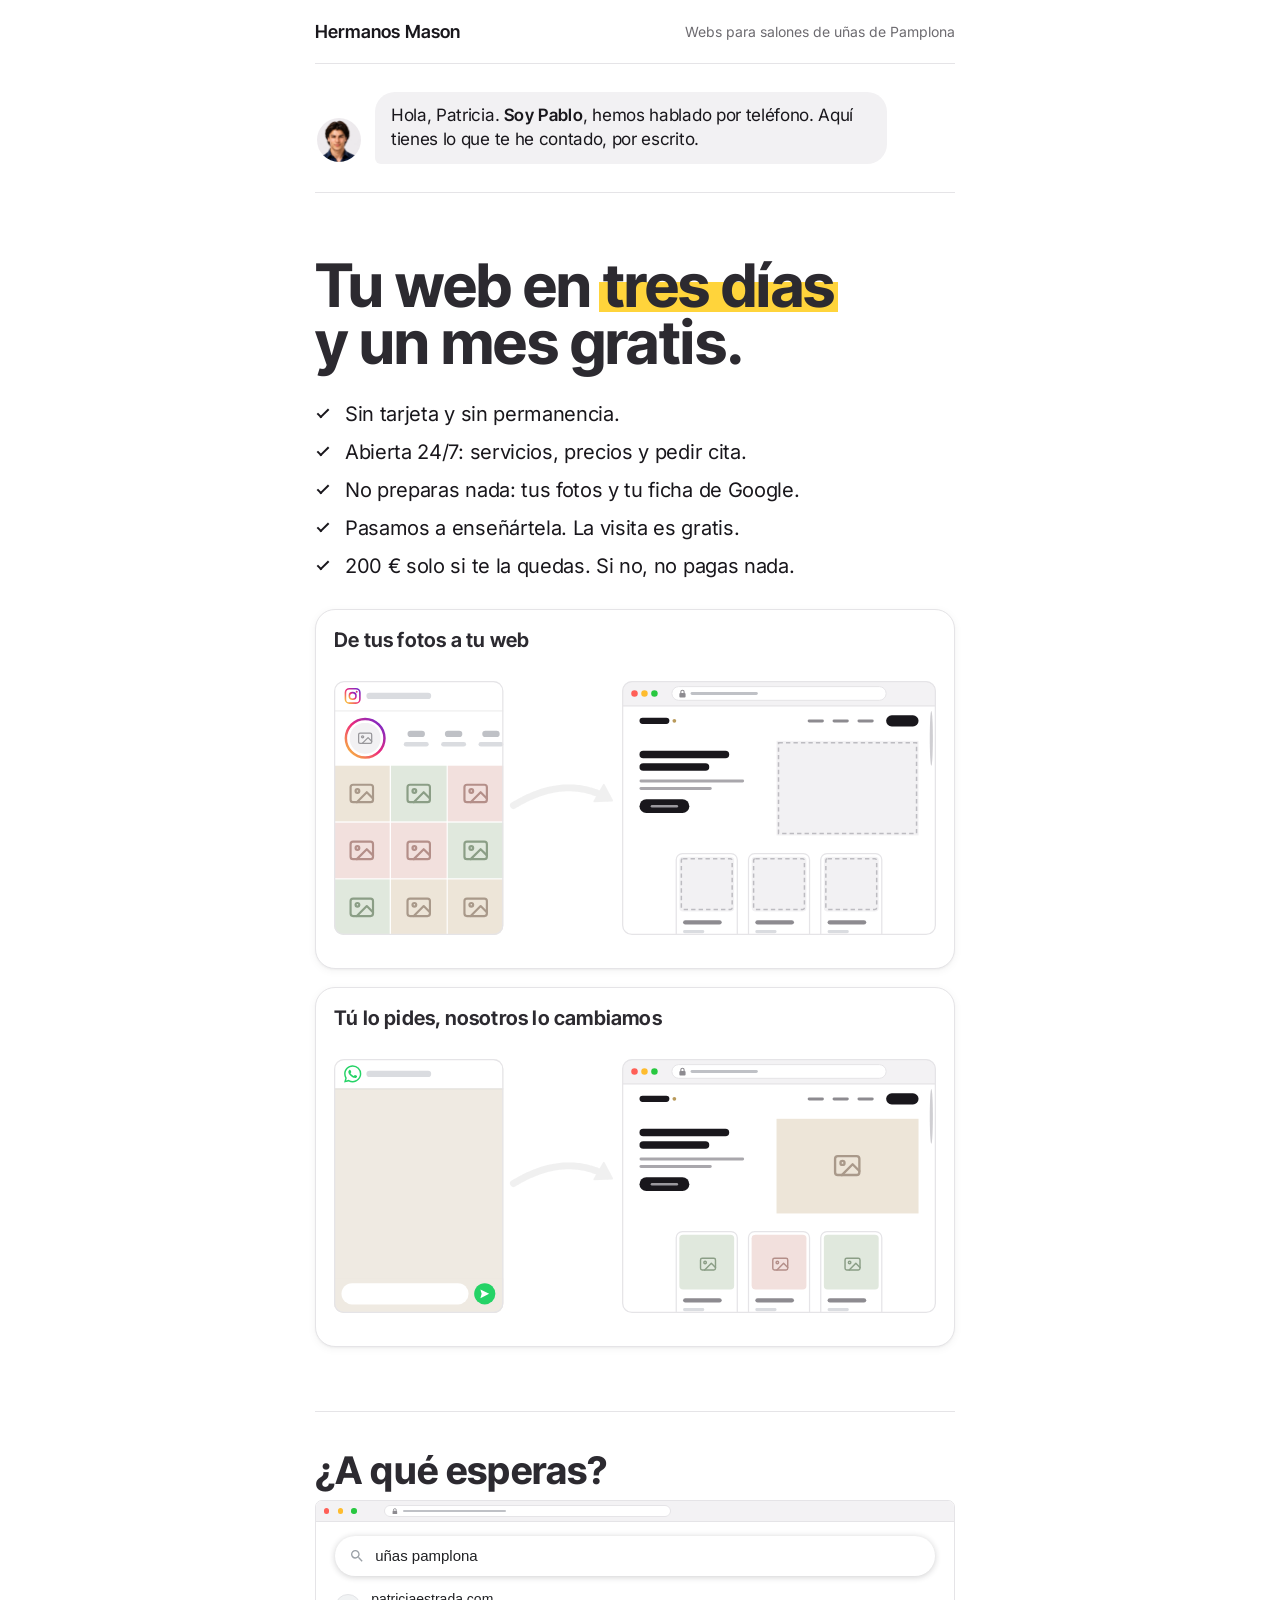
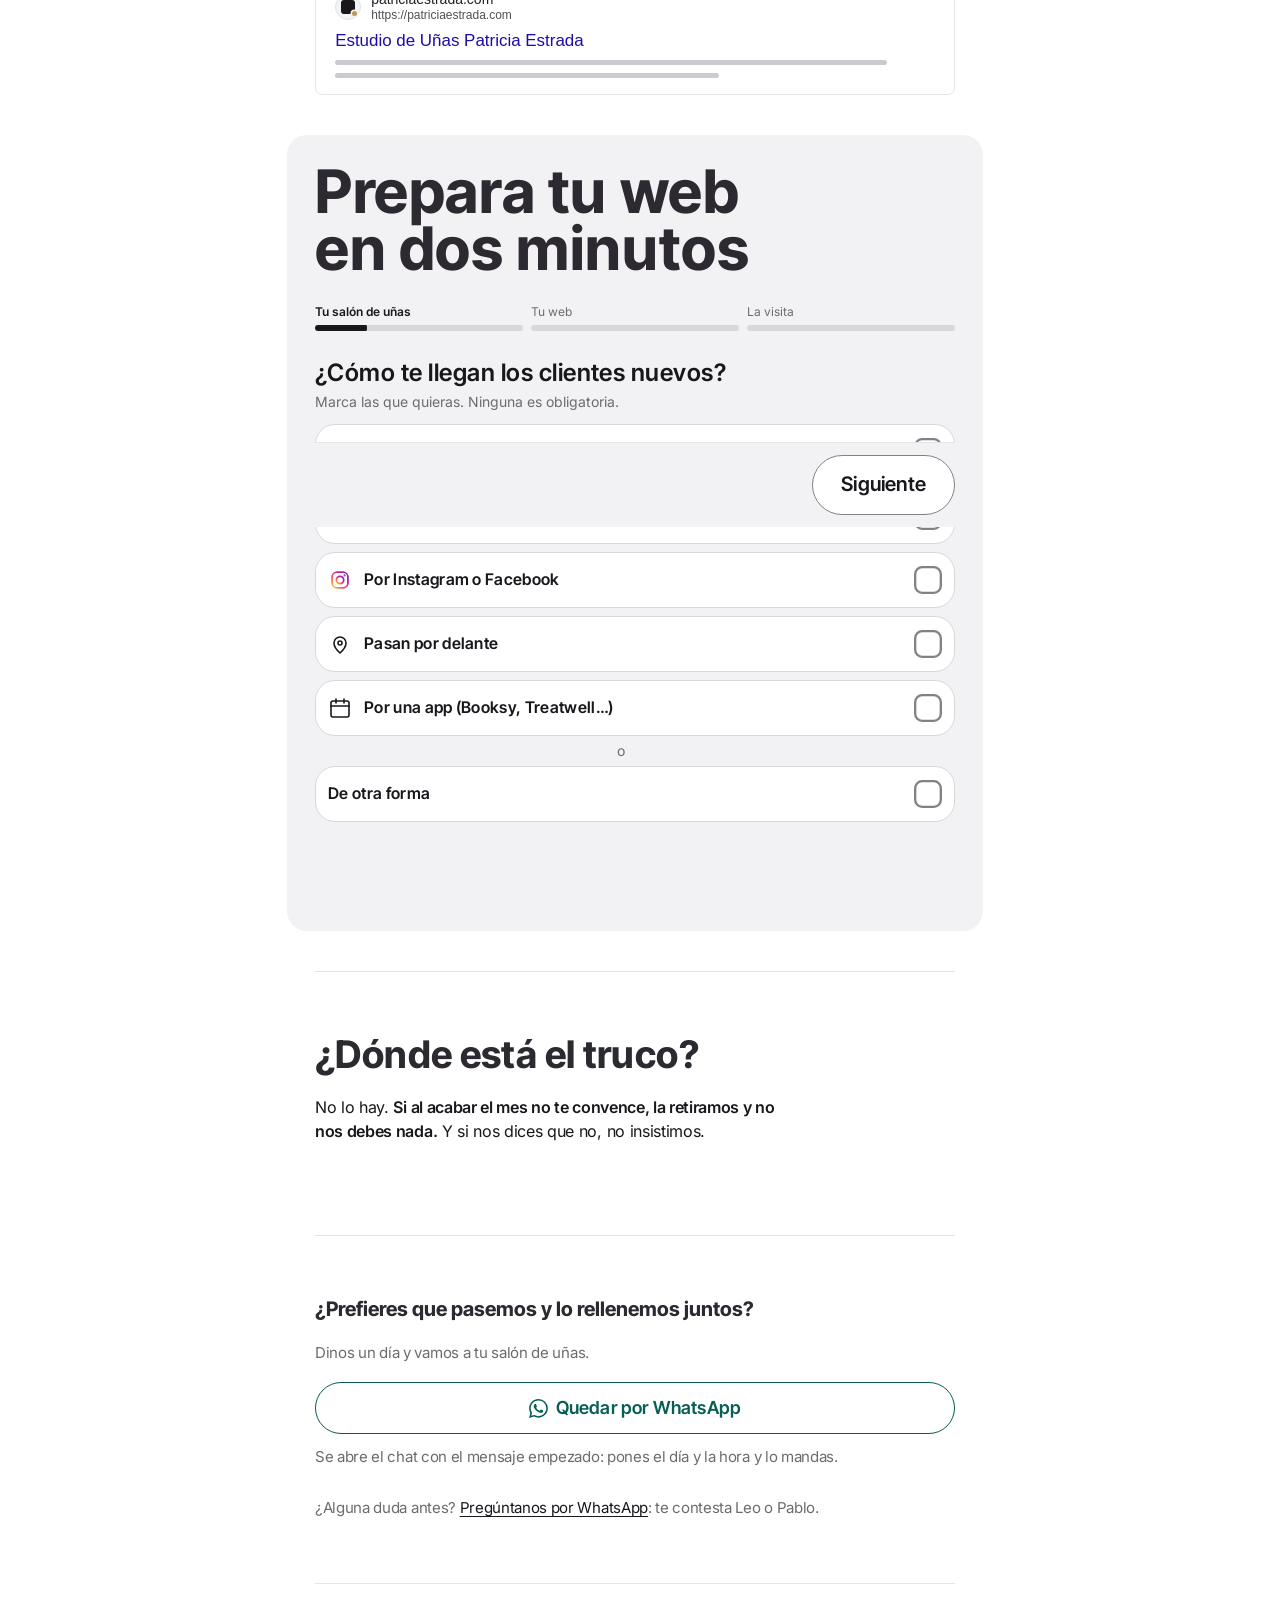
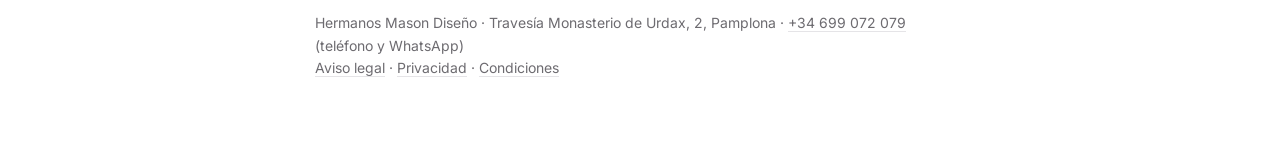
<file: docs/para/patricia-estrada/index.html>
<!DOCTYPE html>
<html lang="es" class="no-js">
<head>
<meta charset="UTF-8" />

<meta name="viewport" content="width=device-width, initial-scale=1, viewport-fit=cover" />
<title>Tu salón de uñas con web en tres días - Hermanos Mason</title>
<meta name="description" content="Lo que hemos hablado por teléfono, por escrito: un mes gratis, sin tarjeta, con tus fotos y pasamos por tu local. Nos dices qué día y la preparamos." />

<link rel="preload" href="../../estilo-blanco-negro.css" as="style" />
<link rel="stylesheet" href="../../styles.css" />
<link rel="preload" href="../../fonts/inter-tight-latin-var.woff2" as="font" type="font/woff2" crossorigin />
<link rel="preload" href="../../fonts/inter-latin-var.woff2" as="font" type="font/woff2" crossorigin />

<meta name="robots" content="noindex, nofollow" />
<meta property="og:type" content="website" />
<meta property="og:locale" content="es_ES" />
<meta property="og:site_name" content="Hermanos Mason Diseño" />
<meta property="og:title" content="Estudio de Uñas Patricia Estrada: tu web en tres días" />
<meta property="og:description" content="Un mes gratis, sin tarjeta, con tus fotos y pasamos por tu local. Lo que hemos hablado, por escrito." />

<meta property="og:image" content="https://hermanosmason.es/img/og-enlace.jpg" />
<meta property="og:image:type" content="image/jpeg" />
<meta property="og:image:width" content="1200" />
<meta property="og:image:height" content="630" />
<meta property="og:image:alt" content="Los retratos de Leo y Pablo Mason junto al titular Lo que hemos hablado, por escrito, y debajo: Tu web en tres días y un mes gratis para probarla. Pasamos por tu local a enseñártela." />

<link rel="icon" href="data:image/svg+xml,<svg xmlns='http://www.w3.org/2000/svg' viewBox='0 0 32 32'><rect width='32' height='32' fill='%2319171c'/><text x='16' y='23' font-family='system-ui,Segoe UI,Helvetica,sans-serif' font-size='19' font-weight='700' fill='%23ffffff' text-anchor='middle'>HM</text></svg>" />

<script>document.documentElement.classList.remove('no-js');</script>
</head>
<body>

  <div class="backdrop" aria-hidden="true"></div>

  <div class="page">
  <main class="enlace" id="contenido">

    <header class="enlace-marca">
      <span data-llamada>Hermanos Mason</span>
      <a href="../../" data-portada hidden><span aria-hidden="true">← </span>Hermanos Mason</a>
      <small>Webs para salones de uñas de Pamplona</small>
    </header>

    <div class="saludo-retraso"><div>
    <section class="section saludo" aria-label="Quién te ha llamado">
      <div class="saludo__fotos" aria-hidden="true">
        <img src="../../img/hermanos/leo-retrato.webp" width="360" height="360" data-hermano="leo" alt="" />
        <img src="../../img/hermanos/pablo-retrato.webp" width="360" height="360" data-hermano="pablo" alt="" />
      </div>
      <span class="saludo__escribiendo" aria-hidden="true"><i></i><i></i><i></i></span>
      <p class="saludo__texto" data-llamada>
        Hola<span data-nombre></span>. <strong data-quien>Somos Leo y Pablo</strong>,
        hemos hablado por teléfono. Aquí tienes lo que <span data-contado>te hemos contado</span>, por escrito.
      </p>
      <p class="saludo__texto" data-portada hidden>
        Hola. <strong>Somos Leo y Pablo</strong>, de Hermanos Mason. Esto es lo que hacemos para salones de uñas.
      </p>
    </section>
    </div></div>

    <section class="section oferta" aria-labelledby="oferta-titulo">
      <div class="reveal">
        <h1 id="oferta-titulo">Tu web en <span class="clave">tres días</span> y un mes gratis.</h1>
        <ul class="vistos">
          <li>Sin tarjeta y sin permanencia.</li>
          <li>Abierta 24/7: servicios, precios y pedir cita.</li>
          <li>No preparas nada: tus fotos y tu ficha de Google.</li>
          <li>Pasamos a enseñártela. La visita es gratis.</li>
          <li>200 € solo si te la quedas. Si no, no pagas nada.</li>
        </ul>

        <div class="cartas">
        <figure class="cartas__carta">
          <p class="cartas__titulo">De tus fotos a tu web</p>
          <div class="flujo">
            <img src="../../img/cartas/de-tus-fotos.svg" width="604" height="279" alt="Las fotos de tu Instagram o de tu ficha de Google Maps van, una a una, a su sitio en tu web" data-empieza-al-verse />
          </div>
        </figure>
        <figure class="cartas__carta">
          <p class="cartas__titulo">Tú lo pides, nosotros lo cambiamos</p>
          <div class="flujo">
            <img src="../../img/cartas/tu-lo-pides.svg" width="604" height="279" alt="Mandas un WhatsApp y tu web cambia: una foto nueva, un servicio, un aviso, el titular" data-empieza-al-verse />
          </div>
        </figure>
        </div>
      </div>
    </section>

    <section class="section preparar-seccion preparar-seccion--buscador" id="preparar" aria-labelledby="preparar-titulo">
      <div class="section__head reveal">

        <p class="preparar-gancho">¿A qué esperas?</p>
        <div class="buscador-deco" aria-hidden="true">
          <div class="buscador">
            <div class="buscador__barra"><i></i><i></i><i></i><span class="buscador__dir"><svg viewBox="0 0 10 12"><path d="M2.5 5V3.6a2.5 2.5 0 0 1 5 0V5" fill="none" stroke="#8d8b90" stroke-width="1.4"/><rect x="1" y="5" width="8" height="6.5" rx="1.4" fill="#8d8b90"/></svg><b></b></span></div>
            <div class="buscador__pagina">
              <p class="buscador__caja"><svg viewBox="0 0 24 24"><path fill="#9aa0a6" d="M15.5 14h-.79l-.28-.27A6.47 6.47 0 0 0 16 9.5 6.5 6.5 0 1 0 9.5 16c1.61 0 3.09-.59 4.23-1.57l.27.28v.79l5 4.99L20.49 19l-4.99-5zm-6 0C7.01 14 5 11.99 5 9.5S7.01 5 9.5 5 14 7.01 14 9.5 11.99 14 9.5 14z"/></svg><span class="buscador__busqueda">uñas pamplona</span></p>
              <div class="resultado">
                <p class="resultado__sitio"><span class="resultado__icono"><b></b></span><span class="resultado__nombre">patriciaestrada.com</span><span class="resultado__url">https://patriciaestrada.com</span></p>
                <p class="resultado__titulo">Estudio de Uñas Patricia Estrada</p>
                <i class="resultado__texto"></i><i class="resultado__texto resultado__texto--corto"></i>
              </div>
            </div>
          </div>
        </div>
      </div>

      <form class="preparar reveal" action="https://wa.me/34699072079" method="get" target="_blank" rel="noopener" data-recibir="3510b3af-c7f1-4904-a86c-2bc85d468354" data-pagina="para/patricia-estrada" data-responder="https://wa.me/34623486237?text=Hola%2C%20Patricia.%20Ya%20nos%20han%20llegado%20tus%20respuestas.%20">
        <input type="hidden" name="text" value="Hola, quiero que me preparéis la web de mi salón de uñas." />

        <svg class="marcas-defs" width="0" height="0" aria-hidden="true" focusable="false"><defs><linearGradient id="ig-marca" x1="0" y1="1" x2="1" y2="0"><stop offset="0" stop-color="#f9ce34" /><stop offset=".5" stop-color="#ee2a7b" /><stop offset="1" stop-color="#6228d7" /></linearGradient></defs></svg>

        <div class="quiz-barra">
          <button class="quiz-barra__cerrar" type="button" data-quiz-cerrar aria-label="Cerrar el cuestionario y volver a la página">
            <svg viewBox="0 0 24 24" fill="none" stroke="currentColor" stroke-width="2" stroke-linecap="round" aria-hidden="true"><path d="M6 6l12 12M18 6L6 18" /></svg>
          </button>
          <a class="quiz-barra__duda" href="https://wa.me/34699072079?text=Hola.%20Tengo%20una%20duda%20sobre%20la%20web%20para%20mi%20sal%C3%B3n%20de%20u%C3%B1as%3A%20" data-salida data-mensaje="Tengo una duda sobre la web para mi salón de uñas: " target="_blank" rel="noopener">¿Una duda? WhatsApp</a>
        </div>

        <h2 class="preparar__titulo" id="preparar-titulo">Prepara tu web en dos minutos</h2>

        <ol class="progreso" aria-label="Pasos del formulario">
          <li data-bloque="negocio" aria-current="step"><button type="button" class="progreso__bloque" data-bloque-ir="negocio" disabled><span class="progreso__nombre">Tu salón de uñas</span><span class="progreso__barra" aria-hidden="true"></span></button></li>
          <li data-bloque="web"><button type="button" class="progreso__bloque" data-bloque-ir="web" disabled><span class="progreso__nombre">Tu web</span><span class="progreso__barra" aria-hidden="true"></span></button></li>
          <li data-bloque="visita"><button type="button" class="progreso__bloque" data-bloque-ir="visita" disabled><span class="progreso__nombre">La visita</span><span class="progreso__barra" aria-hidden="true"></span></button></li>
        </ol>

        <fieldset class="tramo" data-bloque="negocio">
          <legend>¿Cómo te llegan los clientes nuevos? <span class="tramo__ayuda">Marca las que quieras. Ninguna es obligatoria.</span></legend>
          <div class="tramo__cuerpo">
          <div class="casillas casillas--una">
            <label class="casilla">
              <svg class="casilla__icono" viewBox="0 0 24 24" aria-hidden="true" focusable="false"><path d="M12 3.5l2.6 5.4 5.9.8-4.3 4.1 1.1 5.9L12 16.9l-5.3 2.8 1.1-5.9-4.3-4.1 5.9-.8z" /></svg>
              <span>Me recomiendan</span>
              <svg class="casilla__visto" viewBox="0 0 24 24" aria-hidden="true" focusable="false"><rect class="visto__aro" x="1" y="1" width="22" height="22" rx="6" /><rect class="visto__trazo" x="1" y="1" width="22" height="22" rx="6" pathLength="69" /><path d="M7 12.5l3.5 3.5L17 8.5" /></svg>
              <input type="checkbox" name="llegan" id="llegan-recomiendan" value="me recomiendan" />
            </label>
            <label class="casilla">
              <svg class="casilla__icono casilla__icono--marca" viewBox="0 0 24 24" aria-hidden="true" focusable="false"><path d="M21.6 12.2c0-.7-.1-1.4-.2-2H12v3.9h5.4a4.6 4.6 0 0 1-2 3v2.5h3.2c1.9-1.7 3-4.3 3-7.4z" fill="#4285f4" /><path d="M12 22c2.7 0 5-.9 6.6-2.4l-3.2-2.5c-.9.6-2 1-3.4 1-2.6 0-4.8-1.8-5.6-4.1H3.1v2.6A10 10 0 0 0 12 22z" fill="#34a853" /><path d="M6.4 14a6 6 0 0 1 0-3.9V7.5H3.1a10 10 0 0 0 0 9z" fill="#fbbc04" /><path d="M12 6c1.5 0 2.8.5 3.8 1.5l2.9-2.9A10 10 0 0 0 3.1 7.5l3.3 2.6C7.2 7.8 9.4 6 12 6z" fill="#ea4335" /></svg>
              <span>Me buscan en Google o Maps</span>
              <svg class="casilla__visto" viewBox="0 0 24 24" aria-hidden="true" focusable="false"><rect class="visto__aro" x="1" y="1" width="22" height="22" rx="6" /><rect class="visto__trazo" x="1" y="1" width="22" height="22" rx="6" pathLength="69" /><path d="M7 12.5l3.5 3.5L17 8.5" /></svg>
              <input type="checkbox" name="llegan" id="llegan-google" value="me buscan en Google o Maps" />
            </label>
            <label class="casilla">
              <svg class="casilla__icono casilla__icono--marca" viewBox="0 0 24 24" aria-hidden="true" focusable="false"><rect x="2.5" y="2.5" width="19" height="19" rx="5.5" fill="none" stroke="url(#ig-marca)" stroke-width="2.2" /><circle cx="12" cy="12" r="4.4" fill="none" stroke="url(#ig-marca)" stroke-width="2.2" /><circle cx="17.4" cy="6.6" r="1.4" fill="url(#ig-marca)" /></svg>
              <span>Por Instagram o Facebook</span>
              <svg class="casilla__visto" viewBox="0 0 24 24" aria-hidden="true" focusable="false"><rect class="visto__aro" x="1" y="1" width="22" height="22" rx="6" /><rect class="visto__trazo" x="1" y="1" width="22" height="22" rx="6" pathLength="69" /><path d="M7 12.5l3.5 3.5L17 8.5" /></svg>
              <input type="checkbox" name="llegan" id="llegan-instagram" value="por Instagram o Facebook" />
            </label>
            <label class="casilla">
              <svg class="casilla__icono" viewBox="0 0 24 24" aria-hidden="true" focusable="false"><path d="M12 21s-6-5.3-6-10a6 6 0 0 1 12 0c0 4.7-6 10-6 10z" /><circle cx="12" cy="11" r="2" /></svg>
              <span>Pasan por delante</span>
              <svg class="casilla__visto" viewBox="0 0 24 24" aria-hidden="true" focusable="false"><rect class="visto__aro" x="1" y="1" width="22" height="22" rx="6" /><rect class="visto__trazo" x="1" y="1" width="22" height="22" rx="6" pathLength="69" /><path d="M7 12.5l3.5 3.5L17 8.5" /></svg>
              <input type="checkbox" name="llegan" id="llegan-calle" value="pasan por delante" />
            </label>
            <label class="casilla">
              <svg class="casilla__icono" viewBox="0 0 24 24" aria-hidden="true" focusable="false"><rect x="3" y="5" width="18" height="16" rx="2" /><path d="M3 10h18M8 3v4M16 3v4" /></svg>
              <span>Por una app (Booksy, Treatwell…)</span>
              <svg class="casilla__visto" viewBox="0 0 24 24" aria-hidden="true" focusable="false"><rect class="visto__aro" x="1" y="1" width="22" height="22" rx="6" /><rect class="visto__trazo" x="1" y="1" width="22" height="22" rx="6" pathLength="69" /><path d="M7 12.5l3.5 3.5L17 8.5" /></svg>
              <input type="checkbox" name="llegan" id="llegan-app" value="por una app de reservas" />
            </label>
            <p class="casillas__o" aria-hidden="true">o</p>
            <label class="casilla casilla--sin-icono">

              <span>De otra forma</span>
              <svg class="casilla__visto" viewBox="0 0 24 24" aria-hidden="true" focusable="false"><rect class="visto__aro" x="1" y="1" width="22" height="22" rx="6" /><rect class="visto__trazo" x="1" y="1" width="22" height="22" rx="6" pathLength="69" /><path d="M7 12.5l3.5 3.5L17 8.5" /></svg>
              <input type="checkbox" name="llegan" id="llegan-otra" value="de otra forma" />
            </label>
          </div>
          <div class="tramo__nav">
            <button class="btn btn--solid btn--lg" type="button" data-ir="siguiente"><span>Siguiente</span></button>
          </div>
          </div>
        </fieldset>

        <fieldset class="tramo" data-bloque="negocio" hidden>
          <legend>¿Cómo te piden cita hoy? <span class="tramo__ayuda">Marca todas las que quieras</span></legend>
          <div class="tramo__cuerpo">
          <div class="casillas casillas--una">
            <label class="casilla">
              <svg class="casilla__icono" viewBox="0 0 24 24" aria-hidden="true" focusable="false"><path d="M5.5 3.5h3l1.6 4.2-2.1 1.6a11.5 11.5 0 0 0 6.7 6.7l1.6-2.1 4.2 1.6v3a2 2 0 0 1-2 2A15.5 15.5 0 0 1 3.5 5.5a2 2 0 0 1 2-2z" /></svg>
              <span>Me llaman</span>
              <svg class="casilla__visto" viewBox="0 0 24 24" aria-hidden="true" focusable="false"><rect class="visto__aro" x="1" y="1" width="22" height="22" rx="6" /><rect class="visto__trazo" x="1" y="1" width="22" height="22" rx="6" pathLength="69" /><path d="M7 12.5l3.5 3.5L17 8.5" /></svg>
              <input type="checkbox" name="cita" id="cita-llaman" value="me llaman" />
            </label>
            <label class="casilla">
              <svg class="casilla__icono casilla__icono--marca" viewBox="0 0 24 24" aria-hidden="true" focusable="false"><path fill="#25d366" d="M17.472 14.382c-.297-.149-1.758-.867-2.03-.967-.273-.099-.471-.148-.67.15-.197.297-.767.966-.94 1.164-.173.199-.347.223-.644.075-.297-.15-1.255-.463-2.39-1.475-.883-.788-1.48-1.761-1.653-2.059-.173-.297-.018-.458.13-.606.134-.133.298-.347.446-.52.149-.174.198-.298.298-.497.099-.198.05-.371-.025-.52-.075-.149-.669-1.612-.916-2.207-.242-.579-.487-.5-.669-.51-.173-.008-.371-.01-.57-.01-.198 0-.52.074-.792.372-.272.297-1.04 1.016-1.04 2.479 0 1.462 1.065 2.875 1.213 3.074.149.198 2.096 3.2 5.077 4.487.709.306 1.262.489 1.694.625.712.227 1.36.195 1.871.118.571-.085 1.758-.719 2.006-1.413.248-.694.248-1.289.173-1.413-.074-.124-.272-.198-.57-.347m-5.421 7.403h-.004a9.87 9.87 0 01-5.031-1.378l-.361-.214-3.741.982.998-3.648-.235-.374a9.86 9.86 0 01-1.51-5.26c.001-5.45 4.436-9.884 9.888-9.884 2.64 0 5.122 1.03 6.988 2.898a9.825 9.825 0 012.893 6.994c-.003 5.45-4.437 9.884-9.885 9.884m8.413-18.297A11.815 11.815 0 0012.05 0C5.495 0 .16 5.335.157 11.892c0 2.096.547 4.142 1.588 5.945L.057 24l6.305-1.654a11.882 11.882 0 005.683 1.448h.005c6.554 0 11.89-5.335 11.893-11.893a11.821 11.821 0 00-3.48-8.413Z" /></svg>
              <span>Me escriben por WhatsApp</span>
              <svg class="casilla__visto" viewBox="0 0 24 24" aria-hidden="true" focusable="false"><rect class="visto__aro" x="1" y="1" width="22" height="22" rx="6" /><rect class="visto__trazo" x="1" y="1" width="22" height="22" rx="6" pathLength="69" /><path d="M7 12.5l3.5 3.5L17 8.5" /></svg>
              <input type="checkbox" name="cita" id="cita-whatsapp" value="me escriben por WhatsApp" />
            </label>
            <label class="casilla">
              <svg class="casilla__icono casilla__icono--marca" viewBox="0 0 24 24" aria-hidden="true" focusable="false"><rect x="2.5" y="2.5" width="19" height="19" rx="5.5" fill="none" stroke="url(#ig-marca)" stroke-width="2.2" /><circle cx="12" cy="12" r="4.4" fill="none" stroke="url(#ig-marca)" stroke-width="2.2" /><circle cx="17.4" cy="6.6" r="1.4" fill="url(#ig-marca)" /></svg>
              <span>Me escriben por Instagram</span>
              <svg class="casilla__visto" viewBox="0 0 24 24" aria-hidden="true" focusable="false"><rect class="visto__aro" x="1" y="1" width="22" height="22" rx="6" /><rect class="visto__trazo" x="1" y="1" width="22" height="22" rx="6" pathLength="69" /><path d="M7 12.5l3.5 3.5L17 8.5" /></svg>
              <input type="checkbox" name="cita" id="cita-instagram" value="me escriben por Instagram" />
            </label>
            <label class="casilla">
              <svg class="casilla__icono" viewBox="0 0 24 24" aria-hidden="true" focusable="false"><rect x="3" y="5" width="18" height="16" rx="2" /><path d="M3 10h18M8 3v4M16 3v4" /></svg>
              <span>Reservan en una app</span>
              <svg class="casilla__visto" viewBox="0 0 24 24" aria-hidden="true" focusable="false"><rect class="visto__aro" x="1" y="1" width="22" height="22" rx="6" /><rect class="visto__trazo" x="1" y="1" width="22" height="22" rx="6" pathLength="69" /><path d="M7 12.5l3.5 3.5L17 8.5" /></svg>
              <input type="checkbox" name="cita" id="cita-app" value="reservan en una app" />
            </label>
            <label class="casilla">
              <svg class="casilla__icono" viewBox="0 0 24 24" aria-hidden="true" focusable="false"><path d="M12 21s-6-5.3-6-10a6 6 0 0 1 12 0c0 4.7-6 10-6 10z" /><circle cx="12" cy="11" r="2" /></svg>
              <span>Vienen y me la piden</span>
              <svg class="casilla__visto" viewBox="0 0 24 24" aria-hidden="true" focusable="false"><rect class="visto__aro" x="1" y="1" width="22" height="22" rx="6" /><rect class="visto__trazo" x="1" y="1" width="22" height="22" rx="6" pathLength="69" /><path d="M7 12.5l3.5 3.5L17 8.5" /></svg>
              <input type="checkbox" name="cita" id="cita-vienen" value="vienen y me la piden" />
            </label>
            <p class="casillas__o" aria-hidden="true">o</p>
            <label class="casilla casilla--sin-icono">

              <span>De otra forma</span>
              <svg class="casilla__visto" viewBox="0 0 24 24" aria-hidden="true" focusable="false"><rect class="visto__aro" x="1" y="1" width="22" height="22" rx="6" /><rect class="visto__trazo" x="1" y="1" width="22" height="22" rx="6" pathLength="69" /><path d="M7 12.5l3.5 3.5L17 8.5" /></svg>
              <input type="checkbox" name="cita" id="cita-otra" value="de otra forma" />
            </label>
          </div>
          <div class="tramo__nav">
            <button class="btn btn--lg" type="button" data-ir="atras">Atrás</button>
            <button class="btn btn--solid btn--lg" type="button" data-ir="siguiente"><span>Siguiente</span></button>
          </div>
          </div>
        </fieldset>

        <fieldset class="tramo" data-bloque="negocio" hidden>
          <legend>Cuando estás atendiendo y suena el teléfono, ¿qué suele pasar? <span class="tramo__ayuda">Lo que pase más veces</span></legend>
          <div class="tramo__cuerpo">
          <div class="casillas casillas--una">
            <label class="casilla">
              <svg class="casilla__icono" viewBox="0 0 24 24" aria-hidden="true" focusable="false"><path d="M5.5 3.5h3l1.6 4.2-2.1 1.6a11.5 11.5 0 0 0 6.7 6.7l1.6-2.1 4.2 1.6v3a2 2 0 0 1-2 2A15.5 15.5 0 0 1 3.5 5.5a2 2 0 0 1 2-2z" /></svg>
              <span>Lo cojo yo, como puedo</span>
              <svg class="casilla__visto" viewBox="0 0 24 24" aria-hidden="true" focusable="false"><circle class="visto__aro" cx="12" cy="12" r="11" /><circle class="visto__trazo" cx="12" cy="12" r="11" transform="rotate(-90 12 12)" /><path d="M7 12.5l3.5 3.5L17 8.5" /></svg>
              <input type="radio" name="telefono" id="tel-yo" value="lo cojo yo, como puedo" />
            </label>
            <label class="casilla">
              <svg class="casilla__icono" viewBox="0 0 24 24" aria-hidden="true" focusable="false"><path d="M4 6a2.5 2.5 0 0 1 2.5-2.5h11A2.5 2.5 0 0 1 20 6v7.5a2.5 2.5 0 0 1-2.5 2.5H10l-4.5 4v-4A2.5 2.5 0 0 1 4 13.5z" /></svg>
              <span>Lo coge alguien del equipo</span>
              <svg class="casilla__visto" viewBox="0 0 24 24" aria-hidden="true" focusable="false"><circle class="visto__aro" cx="12" cy="12" r="11" /><circle class="visto__trazo" cx="12" cy="12" r="11" transform="rotate(-90 12 12)" /><path d="M7 12.5l3.5 3.5L17 8.5" /></svg>
              <input type="radio" name="telefono" id="tel-equipo" value="lo coge alguien del equipo" />
            </label>
            <label class="casilla">
              <svg class="casilla__icono" viewBox="0 0 24 24" aria-hidden="true" focusable="false"><circle cx="12" cy="12" r="9" /><path d="M12 7.5V12l3.2 2.2" /></svg>
              <span>Lo dejo sonar y llamo luego</span>
              <svg class="casilla__visto" viewBox="0 0 24 24" aria-hidden="true" focusable="false"><circle class="visto__aro" cx="12" cy="12" r="11" /><circle class="visto__trazo" cx="12" cy="12" r="11" transform="rotate(-90 12 12)" /><path d="M7 12.5l3.5 3.5L17 8.5" /></svg>
              <input type="radio" name="telefono" id="tel-luego" value="lo dejo sonar y llamo luego" />
            </label>
            <label class="casilla">
              <svg class="casilla__icono" viewBox="0 0 24 24" aria-hidden="true" focusable="false"><rect x="3" y="5" width="18" height="14" rx="2" /><circle cx="8.5" cy="10" r="1.5" /><path d="M21 16l-5-5-8 8" /><path d="M3 3l18 18" /></svg>
              <span>Se queda sin coger: no doy abasto</span>
              <svg class="casilla__visto" viewBox="0 0 24 24" aria-hidden="true" focusable="false"><circle class="visto__aro" cx="12" cy="12" r="11" /><circle class="visto__trazo" cx="12" cy="12" r="11" transform="rotate(-90 12 12)" /><path d="M7 12.5l3.5 3.5L17 8.5" /></svg>
              <input type="radio" name="telefono" id="tel-nadie" value="se queda sin coger, no doy abasto" />
            </label>
            <p class="casillas__o" aria-hidden="true">o</p>
            <label class="casilla casilla--ancha casilla--sin-icono">

              <span>No me llaman por teléfono</span>
              <svg class="casilla__visto" viewBox="0 0 24 24" aria-hidden="true" focusable="false"><circle class="visto__aro" cx="12" cy="12" r="11" /><circle class="visto__trazo" cx="12" cy="12" r="11" transform="rotate(-90 12 12)" /><path d="M7 12.5l3.5 3.5L17 8.5" /></svg>
              <input type="radio" name="telefono" id="tel-no" value="no me llaman por teléfono" />
            </label>
          </div>
          <div class="tramo__nav">
            <button class="btn btn--lg" type="button" data-ir="atras">Atrás</button>
            <button class="btn btn--solid btn--lg" type="button" data-ir="siguiente"><span>Siguiente</span></button>
          </div>
          </div>
        </fieldset>

        <fieldset class="tramo" data-bloque="web" hidden>
          <legend>¿Has tenido web alguna vez? <span class="tramo__ayuda">Elige una</span></legend>
          <div class="tramo__cuerpo">
          <div class="casillas casillas--una">
            <label class="casilla casilla--sin-icono">

              <span>Nunca, me apaño sin ella</span>
              <svg class="casilla__visto" viewBox="0 0 24 24" aria-hidden="true" focusable="false"><circle class="visto__aro" cx="12" cy="12" r="11" /><circle class="visto__trazo" cx="12" cy="12" r="11" transform="rotate(-90 12 12)" /><path d="M7 12.5l3.5 3.5L17 8.5" /></svg>
              <input type="radio" name="web-antes" id="web-nunca" value="nunca, me apaño sin ella" />
            </label>
            <label class="casilla casilla--sin-icono">

              <span>Nunca, pero le he dado vueltas</span>
              <svg class="casilla__visto" viewBox="0 0 24 24" aria-hidden="true" focusable="false"><circle class="visto__aro" cx="12" cy="12" r="11" /><circle class="visto__trazo" cx="12" cy="12" r="11" transform="rotate(-90 12 12)" /><path d="M7 12.5l3.5 3.5L17 8.5" /></svg>
              <input type="radio" name="web-antes" id="web-vueltas" value="nunca, pero le he dado vueltas" />
            </label>
            <label class="casilla casilla--sin-icono">

              <span>Tuve una y ya no la tengo<small class="casilla__nota">Por ejemplo, la del Kit Digital</small></span>
              <svg class="casilla__visto" viewBox="0 0 24 24" aria-hidden="true" focusable="false"><circle class="visto__aro" cx="12" cy="12" r="11" /><circle class="visto__trazo" cx="12" cy="12" r="11" transform="rotate(-90 12 12)" /><path d="M7 12.5l3.5 3.5L17 8.5" /></svg>
              <input type="radio" name="web-antes" id="web-tuve" value="tuve una y ya no la tengo" />
            </label>
            <label class="casilla casilla--sin-icono">

              <span>Tengo una, pero no la uso</span>
              <svg class="casilla__visto" viewBox="0 0 24 24" aria-hidden="true" focusable="false"><circle class="visto__aro" cx="12" cy="12" r="11" /><circle class="visto__trazo" cx="12" cy="12" r="11" transform="rotate(-90 12 12)" /><path d="M7 12.5l3.5 3.5L17 8.5" /></svg>
              <input type="radio" name="web-antes" id="web-no-uso" value="tengo una, pero no la uso" />
            </label>
            <label class="casilla casilla--ancha casilla--sin-icono">

              <span>Tengo una y quiero cambiarla</span>
              <svg class="casilla__visto" viewBox="0 0 24 24" aria-hidden="true" focusable="false"><circle class="visto__aro" cx="12" cy="12" r="11" /><circle class="visto__trazo" cx="12" cy="12" r="11" transform="rotate(-90 12 12)" /><path d="M7 12.5l3.5 3.5L17 8.5" /></svg>
              <input type="radio" name="web-antes" id="web-cambiar" value="tengo una y quiero cambiarla" />
            </label>
          </div>
          <div class="tramo__nav">
            <button class="btn btn--lg" type="button" data-ir="atras">Atrás</button>
            <button class="btn btn--solid btn--lg" type="button" data-ir="siguiente"><span>Siguiente</span></button>
          </div>
          </div>
        </fieldset>

        <fieldset class="tramo" data-bloque="web" hidden>
          <legend>Entonces, ¿qué quieres que haga la web por ti? <span class="tramo__ayuda">Marca todas las que quieras</span></legend>
          <div class="tramo__cuerpo">
          <div class="casillas casillas--una">
            <label class="casilla">
              <svg class="casilla__icono casilla__icono--marca" viewBox="0 0 24 24" aria-hidden="true" focusable="false"><path d="M21.6 12.2c0-.7-.1-1.4-.2-2H12v3.9h5.4a4.6 4.6 0 0 1-2 3v2.5h3.2c1.9-1.7 3-4.3 3-7.4z" fill="#4285f4" /><path d="M12 22c2.7 0 5-.9 6.6-2.4l-3.2-2.5c-.9.6-2 1-3.4 1-2.6 0-4.8-1.8-5.6-4.1H3.1v2.6A10 10 0 0 0 12 22z" fill="#34a853" /><path d="M6.4 14a6 6 0 0 1 0-3.9V7.5H3.1a10 10 0 0 0 0 9z" fill="#fbbc04" /><path d="M12 6c1.5 0 2.8.5 3.8 1.5l2.9-2.9A10 10 0 0 0 3.1 7.5l3.3 2.6C7.2 7.8 9.4 6 12 6z" fill="#ea4335" /></svg>
              <span>Que me encuentren en Google</span>
              <svg class="casilla__visto" viewBox="0 0 24 24" aria-hidden="true" focusable="false"><rect class="visto__aro" x="1" y="1" width="22" height="22" rx="6" /><rect class="visto__trazo" x="1" y="1" width="22" height="22" rx="6" pathLength="69" /><path d="M7 12.5l3.5 3.5L17 8.5" /></svg>
              <input type="checkbox" name="para" id="para-encontrar" value="que me encuentren en Google" />
            </label>
            <label class="casilla">
              <svg class="casilla__icono" viewBox="0 0 24 24" aria-hidden="true" focusable="false"><path d="M5.5 3.5h3l1.6 4.2-2.1 1.6a11.5 11.5 0 0 0 6.7 6.7l1.6-2.1 4.2 1.6v3a2 2 0 0 1-2 2A15.5 15.5 0 0 1 3.5 5.5a2 2 0 0 1 2-2z" /></svg>
              <span>Que me llamen</span>
              <svg class="casilla__visto" viewBox="0 0 24 24" aria-hidden="true" focusable="false"><rect class="visto__aro" x="1" y="1" width="22" height="22" rx="6" /><rect class="visto__trazo" x="1" y="1" width="22" height="22" rx="6" pathLength="69" /><path d="M7 12.5l3.5 3.5L17 8.5" /></svg>
              <input type="checkbox" name="para" id="para-llamadas" value="que me llamen" />
            </label>
            <label class="casilla">
              <svg class="casilla__icono casilla__icono--marca" viewBox="0 0 24 24" aria-hidden="true" focusable="false"><path fill="#25d366" d="M17.472 14.382c-.297-.149-1.758-.867-2.03-.967-.273-.099-.471-.148-.67.15-.197.297-.767.966-.94 1.164-.173.199-.347.223-.644.075-.297-.15-1.255-.463-2.39-1.475-.883-.788-1.48-1.761-1.653-2.059-.173-.297-.018-.458.13-.606.134-.133.298-.347.446-.52.149-.174.198-.298.298-.497.099-.198.05-.371-.025-.52-.075-.149-.669-1.612-.916-2.207-.242-.579-.487-.5-.669-.51-.173-.008-.371-.01-.57-.01-.198 0-.52.074-.792.372-.272.297-1.04 1.016-1.04 2.479 0 1.462 1.065 2.875 1.213 3.074.149.198 2.096 3.2 5.077 4.487.709.306 1.262.489 1.694.625.712.227 1.36.195 1.871.118.571-.085 1.758-.719 2.006-1.413.248-.694.248-1.289.173-1.413-.074-.124-.272-.198-.57-.347m-5.421 7.403h-.004a9.87 9.87 0 01-5.031-1.378l-.361-.214-3.741.982.998-3.648-.235-.374a9.86 9.86 0 01-1.51-5.26c.001-5.45 4.436-9.884 9.888-9.884 2.64 0 5.122 1.03 6.988 2.898a9.825 9.825 0 012.893 6.994c-.003 5.45-4.437 9.884-9.885 9.884m8.413-18.297A11.815 11.815 0 0012.05 0C5.495 0 .16 5.335.157 11.892c0 2.096.547 4.142 1.588 5.945L.057 24l6.305-1.654a11.882 11.882 0 005.683 1.448h.005c6.554 0 11.89-5.335 11.893-11.893a11.821 11.821 0 00-3.48-8.413Z" /></svg>
              <span>Que me escriban por WhatsApp</span>
              <svg class="casilla__visto" viewBox="0 0 24 24" aria-hidden="true" focusable="false"><rect class="visto__aro" x="1" y="1" width="22" height="22" rx="6" /><rect class="visto__trazo" x="1" y="1" width="22" height="22" rx="6" pathLength="69" /><path d="M7 12.5l3.5 3.5L17 8.5" /></svg>
              <input type="checkbox" name="para" id="para-whatsapp" value="que me escriban por WhatsApp" />
            </label>
            <label class="casilla">
              <svg class="casilla__icono" viewBox="0 0 24 24" aria-hidden="true" focusable="false"><path d="M3 11.5V4h7.5l9.5 9.5-7.5 7.5z" /><path d="M7.5 8.5h.01" /></svg>
              <span>Que vean mis precios</span>
              <svg class="casilla__visto" viewBox="0 0 24 24" aria-hidden="true" focusable="false"><rect class="visto__aro" x="1" y="1" width="22" height="22" rx="6" /><rect class="visto__trazo" x="1" y="1" width="22" height="22" rx="6" pathLength="69" /><path d="M7 12.5l3.5 3.5L17 8.5" /></svg>
              <input type="checkbox" name="para" id="para-precios" value="que vean mis precios" />
            </label>
            <label class="casilla casilla--ancha">
              <svg class="casilla__icono" viewBox="0 0 24 24" aria-hidden="true" focusable="false"><rect x="3" y="5" width="18" height="14" rx="2" /><circle cx="8.5" cy="10" r="1.5" /><path d="M21 16l-5-5-8 8" /></svg>
              <span>Que vean mis trabajos</span>
              <svg class="casilla__visto" viewBox="0 0 24 24" aria-hidden="true" focusable="false"><rect class="visto__aro" x="1" y="1" width="22" height="22" rx="6" /><rect class="visto__trazo" x="1" y="1" width="22" height="22" rx="6" pathLength="69" /><path d="M7 12.5l3.5 3.5L17 8.5" /></svg>
              <input type="checkbox" name="para" id="para-trabajos" value="que vean mis trabajos" />
            </label>
          </div>
          <div class="tramo__nav">
            <button class="btn btn--lg" type="button" data-ir="atras">Atrás</button>
            <button class="btn btn--solid btn--lg" type="button" data-ir="siguiente"><span>Siguiente</span></button>
          </div>
          </div>
        </fieldset>

        <fieldset class="tramo" data-bloque="web" hidden>
          <legend>¿Qué estilo te gusta más? <span class="tramo__ayuda">Irá con tu nombre y tus fotos, y <strong>podrás cambiarlo cuando quieras</strong>.</span></legend>
          <div class="tramo__cuerpo">
          <div class="estilos">
            <label class="estilo">
              <input type="radio" name="estilo" value="sereno" />
              <img src="../../img/estilos/unas-sereno-672.webp" width="672" height="380" loading="lazy" decoding="async" alt="Muestra del estilo sereno para un salón de uñas." />
              <span class="estilo__nombre">Sereno<svg class="estilo__visto" viewBox="0 0 24 24" aria-hidden="true" focusable="false"><circle class="visto__aro" cx="12" cy="12" r="11" /><circle class="visto__trazo" cx="12" cy="12" r="11" transform="rotate(-90 12 12)" /><path d="M7 12.5l3.5 3.5L17 8.5" /></svg></span>
            </label>
            <label class="estilo">
              <input type="radio" name="estilo" value="cálido" />
              <img src="../../img/estilos/unas-calido-672.webp" width="672" height="380" loading="lazy" decoding="async" alt="Muestra del estilo cálido para un salón de uñas." />
              <span class="estilo__nombre">Cálido<svg class="estilo__visto" viewBox="0 0 24 24" aria-hidden="true" focusable="false"><circle class="visto__aro" cx="12" cy="12" r="11" /><circle class="visto__trazo" cx="12" cy="12" r="11" transform="rotate(-90 12 12)" /><path d="M7 12.5l3.5 3.5L17 8.5" /></svg></span>
            </label>
            <label class="estilo">
              <input type="radio" name="estilo" value="atrevido" />
              <img src="../../img/estilos/unas-atrevido-672.webp" width="672" height="380" loading="lazy" decoding="async" alt="Muestra del estilo atrevido para un salón de uñas." />
              <span class="estilo__nombre">Atrevido<svg class="estilo__visto" viewBox="0 0 24 24" aria-hidden="true" focusable="false"><circle class="visto__aro" cx="12" cy="12" r="11" /><circle class="visto__trazo" cx="12" cy="12" r="11" transform="rotate(-90 12 12)" /><path d="M7 12.5l3.5 3.5L17 8.5" /></svg></span>
            </label>
          </div>
          <div class="tramo__nav">
            <button class="btn btn--lg" type="button" data-ir="atras">Atrás</button>
            <button class="btn btn--solid btn--lg" type="button" data-ir="siguiente"><span>Siguiente</span></button>
          </div>
          </div>
        </fieldset>

        <fieldset class="tramo" data-bloque="web" hidden>
          <legend>¿De dónde cogemos tus fotos? <span class="tramo__ayuda">Marca todas las que quieras</span></legend>
          <div class="tramo__cuerpo">
          <div class="casillas casillas--una">
            <label class="casilla">
              <svg class="casilla__icono casilla__icono--marca" viewBox="0 0 24 24" aria-hidden="true" focusable="false"><path d="M21.6 12.2c0-.7-.1-1.4-.2-2H12v3.9h5.4a4.6 4.6 0 0 1-2 3v2.5h3.2c1.9-1.7 3-4.3 3-7.4z" fill="#4285f4" /><path d="M12 22c2.7 0 5-.9 6.6-2.4l-3.2-2.5c-.9.6-2 1-3.4 1-2.6 0-4.8-1.8-5.6-4.1H3.1v2.6A10 10 0 0 0 12 22z" fill="#34a853" /><path d="M6.4 14a6 6 0 0 1 0-3.9V7.5H3.1a10 10 0 0 0 0 9z" fill="#fbbc04" /><path d="M12 6c1.5 0 2.8.5 3.8 1.5l2.9-2.9A10 10 0 0 0 3.1 7.5l3.3 2.6C7.2 7.8 9.4 6 12 6z" fill="#ea4335" /></svg>
              <span>De mi perfil de Google</span>
              <svg class="casilla__visto" viewBox="0 0 24 24" aria-hidden="true" focusable="false"><rect class="visto__aro" x="1" y="1" width="22" height="22" rx="6" /><rect class="visto__trazo" x="1" y="1" width="22" height="22" rx="6" pathLength="69" /><path d="M7 12.5l3.5 3.5L17 8.5" /></svg>
              <input type="checkbox" name="fotos" id="fotos-google" value="de mi perfil de Google" />
            </label>
            <label class="casilla">
              <svg class="casilla__icono casilla__icono--marca" viewBox="0 0 24 24" aria-hidden="true" focusable="false"><rect x="2.5" y="2.5" width="19" height="19" rx="5.5" fill="none" stroke="url(#ig-marca)" stroke-width="2.2" /><circle cx="12" cy="12" r="4.4" fill="none" stroke="url(#ig-marca)" stroke-width="2.2" /><circle cx="17.4" cy="6.6" r="1.4" fill="url(#ig-marca)" /></svg>
              <span>De mi Instagram</span>
              <svg class="casilla__visto" viewBox="0 0 24 24" aria-hidden="true" focusable="false"><rect class="visto__aro" x="1" y="1" width="22" height="22" rx="6" /><rect class="visto__trazo" x="1" y="1" width="22" height="22" rx="6" pathLength="69" /><path d="M7 12.5l3.5 3.5L17 8.5" /></svg>
              <input type="checkbox" name="fotos" id="fotos-instagram" value="de mi Instagram" />
            </label>
            <label class="casilla">
              <svg class="casilla__icono casilla__icono--marca" viewBox="0 0 24 24" aria-hidden="true" focusable="false"><path fill="#25d366" d="M17.472 14.382c-.297-.149-1.758-.867-2.03-.967-.273-.099-.471-.148-.67.15-.197.297-.767.966-.94 1.164-.173.199-.347.223-.644.075-.297-.15-1.255-.463-2.39-1.475-.883-.788-1.48-1.761-1.653-2.059-.173-.297-.018-.458.13-.606.134-.133.298-.347.446-.52.149-.174.198-.298.298-.497.099-.198.05-.371-.025-.52-.075-.149-.669-1.612-.916-2.207-.242-.579-.487-.5-.669-.51-.173-.008-.371-.01-.57-.01-.198 0-.52.074-.792.372-.272.297-1.04 1.016-1.04 2.479 0 1.462 1.065 2.875 1.213 3.074.149.198 2.096 3.2 5.077 4.487.709.306 1.262.489 1.694.625.712.227 1.36.195 1.871.118.571-.085 1.758-.719 2.006-1.413.248-.694.248-1.289.173-1.413-.074-.124-.272-.198-.57-.347m-5.421 7.403h-.004a9.87 9.87 0 01-5.031-1.378l-.361-.214-3.741.982.998-3.648-.235-.374a9.86 9.86 0 01-1.51-5.26c.001-5.45 4.436-9.884 9.888-9.884 2.64 0 5.122 1.03 6.988 2.898a9.825 9.825 0 012.893 6.994c-.003 5.45-4.437 9.884-9.885 9.884m8.413-18.297A11.815 11.815 0 0012.05 0C5.495 0 .16 5.335.157 11.892c0 2.096.547 4.142 1.588 5.945L.057 24l6.305-1.654a11.882 11.882 0 005.683 1.448h.005c6.554 0 11.89-5.335 11.893-11.893a11.821 11.821 0 00-3.48-8.413Z" /></svg>
              <span>Os las envío por WhatsApp</span>
              <svg class="casilla__visto" viewBox="0 0 24 24" aria-hidden="true" focusable="false"><rect class="visto__aro" x="1" y="1" width="22" height="22" rx="6" /><rect class="visto__trazo" x="1" y="1" width="22" height="22" rx="6" pathLength="69" /><path d="M7 12.5l3.5 3.5L17 8.5" /></svg>
              <input type="checkbox" name="fotos" id="fotos-yo" value="os las envío por WhatsApp" />
            </label>
            <p class="casillas__o" aria-hidden="true">o</p>
            <label class="casilla casilla--sin-icono">

              <span>No tengo fotos: usad las vuestras</span>
              <svg class="casilla__visto" viewBox="0 0 24 24" aria-hidden="true" focusable="false"><rect class="visto__aro" x="1" y="1" width="22" height="22" rx="6" /><rect class="visto__trazo" x="1" y="1" width="22" height="22" rx="6" pathLength="69" /><path d="M7 12.5l3.5 3.5L17 8.5" /></svg>
              <input type="checkbox" name="fotos" id="fotos-no" value="no tengo fotos, usad las vuestras" />
            </label>
          </div>
          <div class="extra" data-extra="fotos-instagram">
            <div class="field">
              <label class="field__label" for="instagram">¿Cómo se llama tu cuenta?</label>
              <input id="instagram" name="instagram" type="text" placeholder="@tunegocio" maxlength="60" autocomplete="off" autocapitalize="none" spellcheck="false" />
            </div>
          </div>
          <div class="extra" data-extra="fotos-yo">
            <p class="extra__nota">Te escribimos por WhatsApp y nos las mandas ahí, cuando puedas.</p>
          </div>

          <p class="casillas__pie">Si tienes logo, nos lo mandas por WhatsApp.</p>
          <div class="tramo__nav">
            <button class="btn btn--lg" type="button" data-ir="atras">Atrás</button>
            <button class="btn btn--solid btn--lg" type="button" data-ir="siguiente"><span>Siguiente</span></button>
          </div>
          </div>
        </fieldset>

        <fieldset class="tramo tramo--datos" data-bloque="visita" hidden>
          <legend>¿Son estos tus datos? <span class="tramo__ayuda">Los de tu ficha de Google Maps. Así van en tu web.</span></legend>
          <div class="tramo__cuerpo">
          <dl class="datos">
            <div class="datos__fila"><dt>Nombre</dt><dd><span class="datos__valor">Estudio de Uñas Patricia Estrada</span><input class="datos__campo" type="text" name="dato-negocio" value="Estudio de Uñas Patricia Estrada" data-original="Estudio de Uñas Patricia Estrada" data-dice="el nombre es" aria-label="Nombre" maxlength="120" autocomplete="off" /></dd></div>
            <div class="datos__fila"><dt>Dirección</dt><dd><span class="datos__valor">Calle Monasterio de la Oliva, 7 trasera, Pamplona</span><input class="datos__campo" type="text" name="dato-direccion" value="Calle Monasterio de la Oliva, 7 trasera, Pamplona" data-original="Calle Monasterio de la Oliva, 7 trasera, Pamplona" data-dice="la dirección es" aria-label="Dirección" maxlength="120" autocomplete="off" /></dd></div>
            <div class="datos__fila"><dt>Teléfono</dt><dd><span class="datos__valor">623 48 62 37</span><input class="datos__campo" type="text" name="dato-telefono" value="623 48 62 37" data-original="623 48 62 37" data-dice="el teléfono es" aria-label="Teléfono" maxlength="120" autocomplete="off" /></dd></div>
            <div class="datos__fila datos__fila--horario"><dt>Horario</dt><dd>
              <ul class="horario">
                <li><span class="horario__dia">Lunes</span><span class="datos__valor">12:00-20:00</span><input class="datos__campo" type="text" name="dato-horario-lunes" value="12:00-20:00" data-original="12:00-20:00" data-dice="el horario del lunes es" aria-label="Horario del lunes" maxlength="60" autocomplete="off" /></li>
                <li><span class="horario__dia">Martes</span><span class="datos__valor">10:00-19:00</span><input class="datos__campo" type="text" name="dato-horario-martes" value="10:00-19:00" data-original="10:00-19:00" data-dice="el horario del martes es" aria-label="Horario del martes" maxlength="60" autocomplete="off" /></li>
                <li><span class="horario__dia">Miércoles</span><span class="datos__valor">12:00-20:00</span><input class="datos__campo" type="text" name="dato-horario-miercoles" value="12:00-20:00" data-original="12:00-20:00" data-dice="el horario del miércoles es" aria-label="Horario del miércoles" maxlength="60" autocomplete="off" /></li>
                <li><span class="horario__dia">Jueves</span><span class="datos__valor">10:00-19:00</span><input class="datos__campo" type="text" name="dato-horario-jueves" value="10:00-19:00" data-original="10:00-19:00" data-dice="el horario del jueves es" aria-label="Horario del jueves" maxlength="60" autocomplete="off" /></li>
                <li><span class="horario__dia">Viernes</span><span class="datos__valor">10:00-19:00</span><input class="datos__campo" type="text" name="dato-horario-viernes" value="10:00-19:00" data-original="10:00-19:00" data-dice="el horario del viernes es" aria-label="Horario del viernes" maxlength="60" autocomplete="off" /></li>
                <li><span class="horario__dia">Sábado</span><span class="datos__valor">10:00-15:00</span><input class="datos__campo" type="text" name="dato-horario-sabado" value="10:00-15:00" data-original="10:00-15:00" data-dice="el horario del sábado es" aria-label="Horario del sábado" maxlength="60" autocomplete="off" /></li>
                <li><span class="horario__dia">Domingo</span><span class="datos__valor">Cerrado</span><input class="datos__campo" type="text" name="dato-horario-domingo" value="Cerrado" data-original="Cerrado" data-dice="el horario del domingo es" aria-label="Horario del domingo" maxlength="60" autocomplete="off" /></li>
              </ul>
            </dd></div>
          </dl>
          <div class="tramo__nav">
            <button class="btn btn--lg" type="button" data-ir="atras">Atrás</button>
            <button class="btn btn--lg" type="button" data-corregir>Corregir algo</button>
            <button class="btn btn--solid btn--lg" type="button" data-ir="siguiente"><span>Está todo bien</span></button>
          </div>
          </div>
        </fieldset>

        <fieldset class="tramo" data-bloque="visita" hidden>
          <legend>¿Cuándo te la enseñamos? <span class="tramo__ayuda"><span data-plazo>En tres días la tenemos.</span> Elige el día y pasamos por tu salón de uñas; si luego te va mal, lo cambiamos por el chat.</span></legend>
          <div class="tramo__cuerpo">
          <p class="field__label dias__rotulo" id="dia-rotulo">Qué día</p>
          <div class="dias" role="radiogroup" aria-labelledby="dia-rotulo" data-dias>
            <label class="turno turno--otro"><input type="radio" name="dia" id="dia-otro" value="otro" /><span>Otro día</span></label>
          </div>
          <div class="extra" data-extra="otro-dia">
            <div class="field">
              <label class="field__label" for="dia-texto">Dinos cuál</label>
              <input id="dia-texto" name="dia-texto" data-mensaje="Día" type="text" placeholder="La semana que viene, el 13 de octubre…" />
            </div>
          </div>
          <p class="field__label dias__rotulo" id="turno-rotulo">A qué hora</p>
          <div class="turnos" role="radiogroup" aria-labelledby="turno-rotulo">
            <label class="turno"><input type="radio" name="turno" value="por la mañana" /><span>Mañana</span></label>
            <label class="turno"><input type="radio" name="turno" value="por la tarde" /><span>Tarde</span></label>
            <label class="turno"><input type="radio" name="turno" value="a cualquier hora" checked /><span>Me da igual</span></label>
          </div>

          <p class="dias__pie">Si te da igual, te proponemos dos huecos por WhatsApp.</p>
          <div class="tramo__nav">
            <button class="btn btn--lg" type="button" data-ir="atras">Atrás</button>
            <button class="btn btn--solid btn--lg" type="button" data-ir="siguiente"><span>Revisar y terminar</span></button>
          </div>
          </div>
        </fieldset>

        <fieldset class="tramo tramo--cierre" data-bloque="visita" hidden>
          <legend>Tu web, en tres líneas <span class="tramo__ayuda">Con lo que nos has contado. Nada es definitivo: luego cambiamos lo que quieras.</span></legend>
          <div class="tramo__cuerpo">
          <ul class="tres-lineas" data-tres-lineas aria-live="polite"></ul>
          <p class="tres-lineas__plazo" data-plazo-cierre>En tres días la tienes lista.</p>
          <p class="repaso__rotulo">Esto es lo que nos llega, tal cual:</p>
          <dl class="datos datos--respuestas" data-resumen aria-live="polite"></dl>

          <p class="cierre__trato">Tu web estará online gratis, 24/7, durante 30 días. Si decides quedártela, son 200 € en un único pago. Si no, no pagas nada y no insistimos.</p>

          <details class="capa" id="capa-datos">
            <summary>Protección de datos</summary>
            <dl class="capa__filas">
              <div><dt>Responsable</dt><dd>Leonardo Gerwyn Mason Lasheras (Hermanos Mason Diseño), hermanosmason@gmail.com</dd></div>
              <div><dt>Finalidad</dt><dd>Preparar tu web y escribirte por WhatsApp para la visita</dd></div>
              <div><dt>Legitimación</dt><dd>Tu consentimiento al tocar el botón; lo retiras cuando quieras diciéndonos "no más mensajes"</dd></div>
              <div><dt>Destinatarios</dt><dd>Web3Forms, el servicio que nos manda tus respuestas por correo</dd></div>
              <div><dt>Derechos</dt><dd>Acceso, rectificación y supresión escribiendo a ese correo</dd></div>
              <div><dt>Más información</dt><dd><a href="../../privacidad.html">Política de privacidad</a></dd></div>
            </dl>
          </details>

          <div class="tramo__nav tramo__nav--final">

            <p class="tramo__aviso" data-aviso>Al tocar nos llegan tus respuestas y te escribimos para confirmar la visita. Cómo tratamos <a href="#capa-datos" data-abrir-capa>tus datos</a>.</p>
            <button class="btn btn--lg" type="button" data-ir="atras">Atrás</button>
            <button class="btn btn--solid btn--lg tramo__enviar" type="submit" data-final>
              <span data-rotulo>Empezar mi mes gratis</span>
            </button>
            <a class="btn btn--whatsapp btn--lg tramo__enviar" href="https://wa.me/34699072079?text=Hola%2C%20quiero%20que%20me%20prepar%C3%A9is%20la%20web%20de%20mi%20sal%C3%B3n%20de%20u%C3%B1as." data-enviar data-respaldo target="_blank" rel="noopener" hidden>
              <svg viewBox="0 0 24 24" fill="currentColor" aria-hidden="true"><path d="M17.472 14.382c-.297-.149-1.758-.867-2.03-.967-.273-.099-.471-.148-.67.15-.197.297-.767.966-.94 1.164-.173.199-.347.223-.644.075-.297-.15-1.255-.463-2.39-1.475-.883-.788-1.48-1.761-1.653-2.059-.173-.297-.018-.458.13-.606.134-.133.298-.347.446-.52.149-.174.198-.298.298-.497.099-.198.05-.371-.025-.52-.075-.149-.669-1.612-.916-2.207-.242-.579-.487-.5-.669-.51-.173-.008-.371-.01-.57-.01-.198 0-.52.074-.792.372-.272.297-1.04 1.016-1.04 2.479 0 1.462 1.065 2.875 1.213 3.074.149.198 2.096 3.2 5.077 4.487.709.306 1.262.489 1.694.625.712.227 1.36.195 1.871.118.571-.085 1.758-.719 2.006-1.413.248-.694.248-1.289.173-1.413-.074-.124-.272-.198-.57-.347m-5.421 7.403h-.004a9.87 9.87 0 01-5.031-1.378l-.361-.214-3.741.982.998-3.648-.235-.374a9.86 9.86 0 01-1.51-5.26c.001-5.45 4.436-9.884 9.888-9.884 2.64 0 5.122 1.03 6.988 2.898a9.825 9.825 0 012.893 6.994c-.003 5.45-4.437 9.884-9.885 9.884m8.413-18.297A11.815 11.815 0 0012.05 0C5.495 0 .16 5.335.157 11.892c0 2.096.547 4.142 1.588 5.945L.057 24l6.305-1.654a11.882 11.882 0 005.683 1.448h.005c6.554 0 11.89-5.335 11.893-11.893a11.821 11.821 0 00-3.48-8.413Z" /></svg>
              <span data-rotulo>Enviar por WhatsApp</span>
            </a>
          </div>
          </div>
        </fieldset>

        <fieldset class="tramo tramo--gracias" hidden>
          <legend>Ya lo tenemos <span class="tramo__ayuda">No tienes que hacer nada más.</span></legend>
          <div class="tramo__cuerpo">

            <p class="gracias__que">Te escribe Leo o Pablo por WhatsApp <span data-cuando>hoy mismo</span>, desde el 699 072 079, para confirmar la visita.</p>
            <p class="gracias__recibo" data-recibo hidden></p>
            <p class="gracias__anadir">¿Quieres añadir algo? <a href="https://wa.me/34699072079?text=Hola.%20Ya%20os%20he%20mandado%20el%20cuestionario.%20Quer%C3%ADa%20a%C3%B1adir%3A%20" data-salida data-mensaje="Ya os he mandado el cuestionario. Quería añadir: " target="_blank" rel="noopener">Escríbenos por WhatsApp</a>.</p>
          </div>
        </fieldset>

        <div class="form__hecho" role="status" hidden>
          <p><strong>Ya está en WhatsApp.</strong> Dale a enviar allí y listo.</p>
          <p class="form__hecho__salidas">¿No se ha abierto?
            <a href="https://wa.me/34699072079?text=Hola%2C%20quiero%20que%20me%20prepar%C3%A9is%20la%20web%20de%20mi%20sal%C3%B3n%20de%20u%C3%B1as." data-enviar target="_blank" rel="noopener">Volver a abrirlo</a> ·
            <button type="button" data-copiar>Copiar el mensaje</button> ·
            <a href="tel:+34699072079">Llamarnos</a>
          </p>
        </div>
      </form>
    </section>

    <section class="section truco" aria-labelledby="truco-titulo">
      <div class="section__head reveal">
        <h2 id="truco-titulo">¿Dónde está el truco?</h2>

        <p class="section__sub truco__respuesta">No lo hay. <strong>Si al acabar el mes no te convence, la retiramos y no nos debes nada.</strong> Y si nos dices que no, no insistimos.</p>
      </div>
    </section>

    <section class="section salida" aria-labelledby="salida-titulo">
      <div class="section__head reveal">
        <h2 id="salida-titulo">¿Prefieres que pasemos y lo rellenemos juntos?</h2>
        <p class="section__sub">Dinos un día y vamos a tu salón de uñas.</p>
      </div>
      <p class="enlace__accion reveal">
        <a class="btn btn--flow btn--whatsapp" href="https://wa.me/34699072079?text=Hola.%20Me%20viene%20bien%20que%20pas%C3%A9is%20por%20mi%20sal%C3%B3n%20de%20u%C3%B1as%20el%20" data-salida data-mensaje="Me viene bien que paséis por mi salón de uñas el " target="_blank" rel="noopener">
          <svg viewBox="0 0 24 24" fill="currentColor" aria-hidden="true"><path d="M17.472 14.382c-.297-.149-1.758-.867-2.03-.967-.273-.099-.471-.148-.67.15-.197.297-.767.966-.94 1.164-.173.199-.347.223-.644.075-.297-.15-1.255-.463-2.39-1.475-.883-.788-1.48-1.761-1.653-2.059-.173-.297-.018-.458.13-.606.134-.133.298-.347.446-.52.149-.174.198-.298.298-.497.099-.198.05-.371-.025-.52-.075-.149-.669-1.612-.916-2.207-.242-.579-.487-.5-.669-.51-.173-.008-.371-.01-.57-.01-.198 0-.52.074-.792.372-.272.297-1.04 1.016-1.04 2.479 0 1.462 1.065 2.875 1.213 3.074.149.198 2.096 3.2 5.077 4.487.709.306 1.262.489 1.694.625.712.227 1.36.195 1.871.118.571-.085 1.758-.719 2.006-1.413.248-.694.248-1.289.173-1.413-.074-.124-.272-.198-.57-.347m-5.421 7.403h-.004a9.87 9.87 0 01-5.031-1.378l-.361-.214-3.741.982.998-3.648-.235-.374a9.86 9.86 0 01-1.51-5.26c.001-5.45 4.436-9.884 9.888-9.884 2.64 0 5.122 1.03 6.988 2.898a9.825 9.825 0 012.893 6.994c-.003 5.45-4.437 9.884-9.885 9.884m8.413-18.297A11.815 11.815 0 0012.05 0C5.495 0 .16 5.335.157 11.892c0 2.096.547 4.142 1.588 5.945L.057 24l6.305-1.654a11.882 11.882 0 005.683 1.448h.005c6.554 0 11.89-5.335 11.893-11.893a11.821 11.821 0 00-3.48-8.413Z" /></svg>
          <span>Quedar por WhatsApp</span>
        </a>
      </p>
      <p class="enlace__nota reveal">Se abre el chat con el mensaje empezado: pones el día y la hora y lo mandas.</p>
      <p class="salida__duda reveal">¿Alguna duda antes? <a href="https://wa.me/34699072079?text=Hola.%20Tengo%20una%20duda%20sobre%20la%20web%20para%20mi%20sal%C3%B3n%20de%20u%C3%B1as%3A%20" data-salida data-mensaje="Tengo una duda sobre la web para mi salón de uñas: " target="_blank" rel="noopener">Pregúntanos por WhatsApp</a>: te contesta Leo o Pablo.</p>
    </section>

    <footer class="enlace-pie">

      <p>Hermanos Mason Diseño · Travesía Monasterio de Urdax, 2, Pamplona · <a href="tel:+34699072079">+34 699 072 079</a> (teléfono y WhatsApp)</p>
      <p><a href="../../aviso-legal.html">Aviso legal</a> · <a href="../../privacidad.html">Privacidad</a> · <a href="../../condiciones.html">Condiciones</a></p>
    </footer>

  </main>
  </div>

  <script>
  (function () {
    try {
      var q = new URLSearchParams(location.search);
      function limpio(clave) { return (q.get(clave) || "").replace(/\s+/g, " ").trim().slice(0, 40); }
      // En las páginas por comercio (para/<slug>/) los tres vienen
      // escritos por el generador; la URL, si trae algo, manda.
      var pre = {"nombre": "Patricia", "negocio": "Estudio de Uñas Patricia Estrada", "de": "pablo"};
      var nombre = limpio("nombre") || pre.nombre || "";
      var negocio = limpio("negocio") || pre.negocio || "";
      var de = (q.get("de") || pre.de || "").toLowerCase();
      var portada = q.get("desde") === "portada" && !pre.negocio;
      var quien = { leo: "Soy Leo", pablo: "Soy Pablo" };
      var hueco = document.querySelector("[data-nombre]");
      var firma = document.querySelector("[data-quien]");
      var contado = document.querySelector("[data-contado]");
      var form = document.querySelector("form.preparar");
      if (portada) {
        document.querySelectorAll("[data-llamada]").forEach(function (el) { el.hidden = true; });
        document.querySelectorAll("[data-portada]").forEach(function (el) { el.hidden = false; });
        var saludo = document.querySelector(".saludo");
        if (saludo) saludo.setAttribute("aria-label", "Quiénes somos");
        if (form) form.dataset.origen = "portada";
      }
      if (nombre && hueco) hueco.textContent = ", " + nombre;
      if (negocio && form) form.dataset.negocio = negocio;
      // El nombre también va al formulario (19-10-2026): sin él, en las
      // páginas por sector el correo llegaba sin saber quién contestaba.
      if (nombre && form) form.dataset.nombre = nombre;
      var soy = negocio ? "Hola, soy de " + negocio + ". " : nombre ? "Hola, soy " + nombre + ". " : portada ? "Hola, os escribo desde vuestra web. " : "";
      if (soy) {
        document.querySelectorAll("[data-salida]").forEach(function (a) {
          a.href = a.href.split("?")[0] + "?text=" + encodeURIComponent(soy + a.dataset.mensaje);
        });
      }
      if (quien[de]) {
        if (firma) firma.textContent = quien[de];
        if (contado) contado.textContent = "te he contado";
        document.querySelectorAll("[data-hermano]").forEach(function (img) {
          img.hidden = img.dataset.hermano !== de;
        });
      }
    } catch (e) {}
  })();
  </script>
  <script src="../../site.js" onerror="document.documentElement.classList.add('no-js')"></script>
  <script src="../../enlace.js" defer></script>
</body>
</html>
</file>
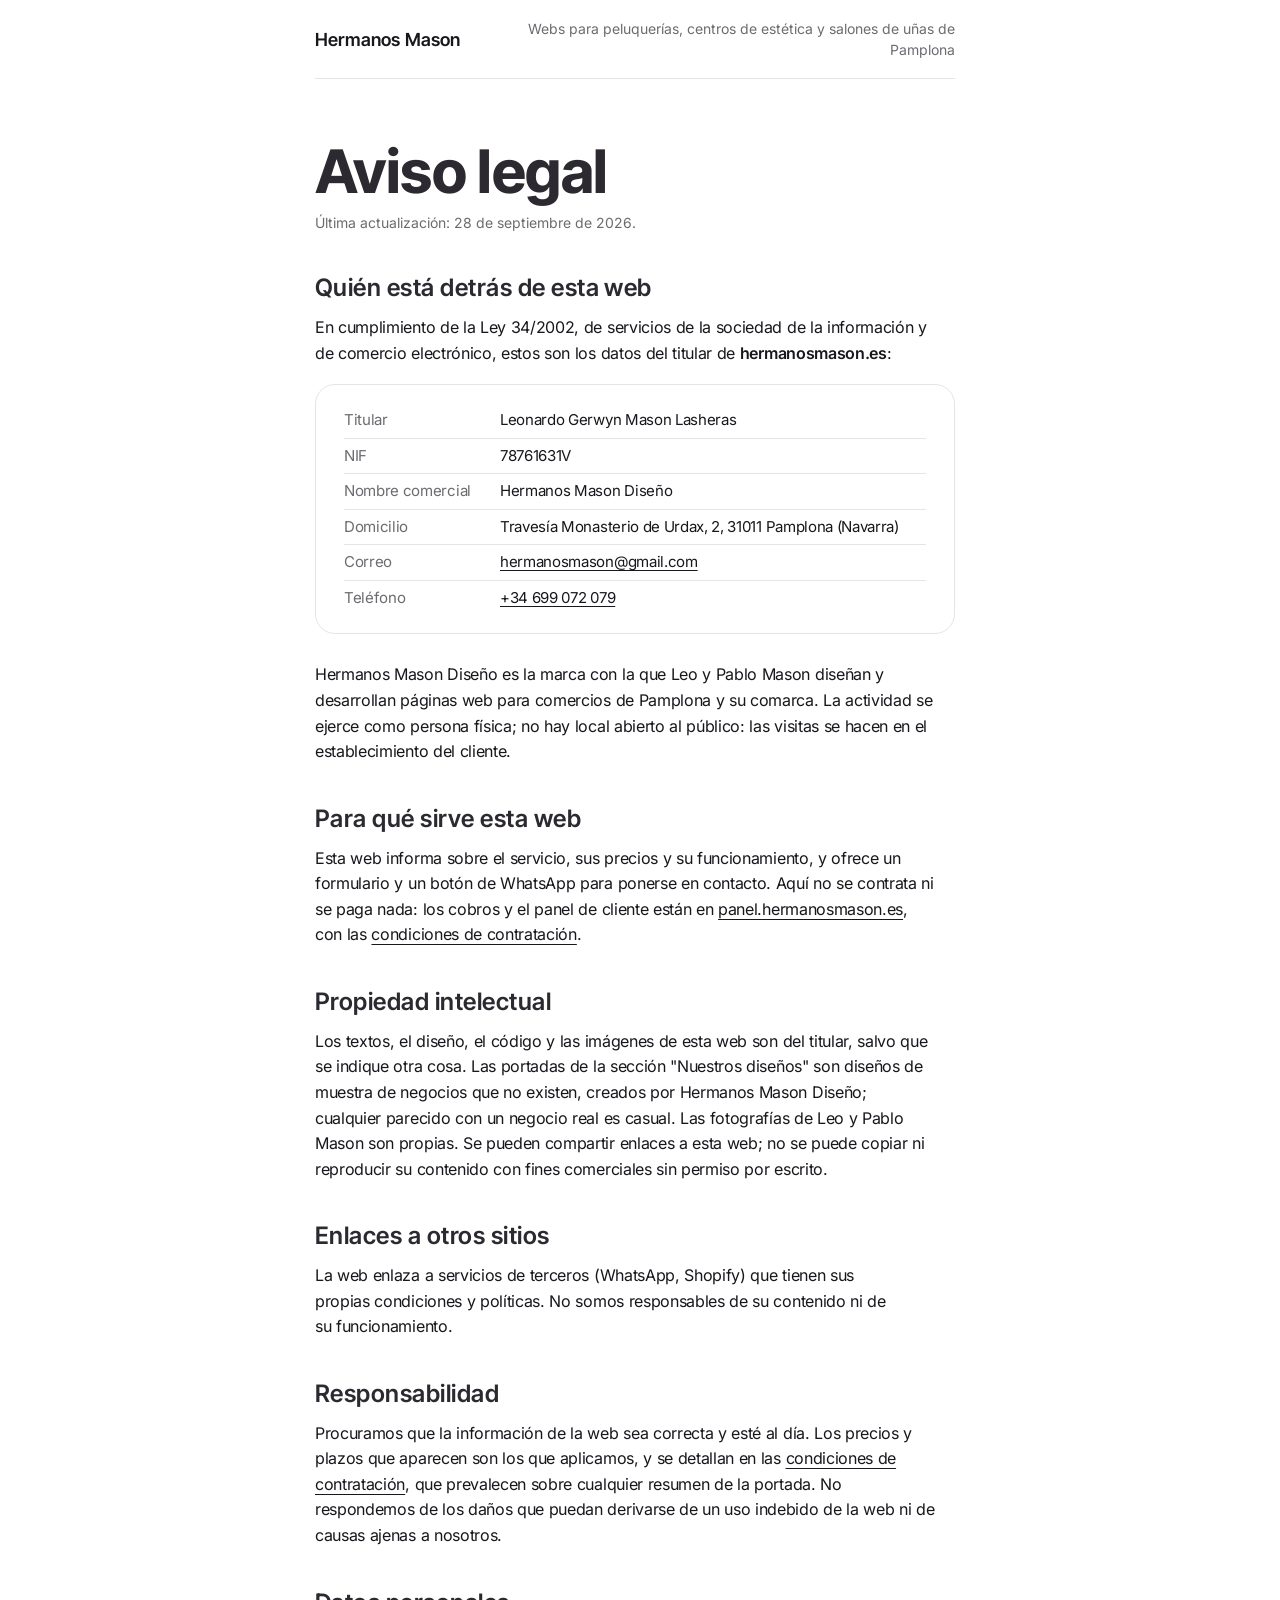
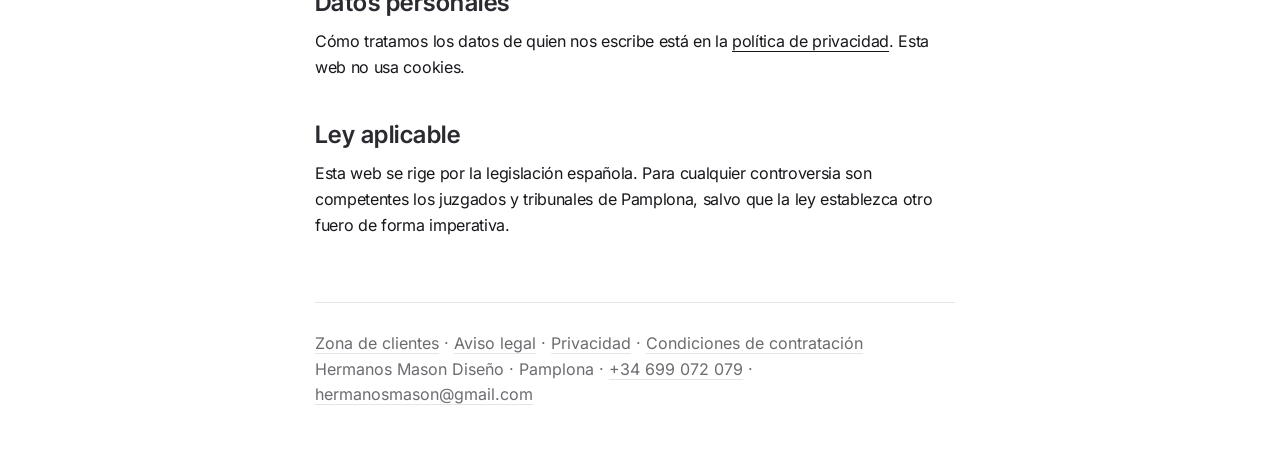
<file: docs/aviso-legal.html>
<!DOCTYPE html>
<html lang="es" class="no-js">
<head>
<meta charset="UTF-8" />
<meta name="viewport" content="width=device-width, initial-scale=1" />
<title>Aviso legal - Hermanos Mason Diseño</title>
<meta name="description" content="Datos del titular de hermanosmason.es: Hermanos Mason Diseño, Pamplona." />

<link rel="preload" href="estilo-blanco-negro.css" as="style" />
<link rel="stylesheet" href="styles.css" />
<link rel="preload" href="fonts/inter-tight-latin-var.woff2" as="font" type="font/woff2" crossorigin />
<link rel="preload" href="fonts/inter-latin-var.woff2" as="font" type="font/woff2" crossorigin />
<link rel="canonical" href="https://hermanosmason.es/aviso-legal.html" />
<meta name="robots" content="index, follow" />
<link rel="icon" href="data:image/svg+xml,<svg xmlns='http://www.w3.org/2000/svg' viewBox='0 0 32 32'><rect width='32' height='32' fill='%2319171c'/><text x='16' y='23' font-family='system-ui,Segoe UI,Helvetica,sans-serif' font-size='19' font-weight='700' fill='%23ffffff' text-anchor='middle'>HM</text></svg>" />
<script>document.documentElement.classList.remove('no-js');</script>
</head>
<body>

  <div class="backdrop" aria-hidden="true"></div>

  <div class="page">
  <main class="enlace legal" id="contenido">

    <header class="enlace-marca">
      <a href="./">Hermanos Mason</a>
      <small>Webs para peluquerías, centros de estética y salones de uñas de Pamplona</small>
    </header>

    <section class="section">
      <h1>Aviso legal</h1>
      <p class="legal__fecha">Última actualización: 28 de septiembre de 2026.</p>

      <h2>Quién está detrás de esta web</h2>
      <p>En cumplimiento de la Ley 34/2002, de servicios de la sociedad de la información y de comercio electrónico, estos son los datos del titular de <strong>hermanosmason.es</strong>:</p>
      <dl class="legal__datos">
        <div><dt>Titular</dt><dd>Leonardo Gerwyn Mason Lasheras</dd></div>
        <div><dt>NIF</dt><dd>78761631V</dd></div>
        <div><dt>Nombre comercial</dt><dd>Hermanos Mason Diseño</dd></div>
        <div><dt>Domicilio</dt><dd>Travesía Monasterio de Urdax, 2, 31011 Pamplona (Navarra)</dd></div>
        <div><dt>Correo</dt><dd><a href="mailto:hermanosmason@gmail.com">hermanosmason@gmail.com</a></dd></div>
        <div><dt>Teléfono</dt><dd><a href="tel:+34699072079">+34 699 072 079</a></dd></div>
      </dl>

      <p>Hermanos Mason Diseño es la marca con la que Leo y Pablo Mason diseñan y desarrollan páginas web para comercios de Pamplona y su comarca. La actividad se ejerce como persona física; no hay local abierto al público: las visitas se hacen en el establecimiento del cliente.</p>

      <h2>Para qué sirve esta web</h2>
      <p>Esta web informa sobre el servicio, sus precios y su funcionamiento, y ofrece un formulario y un botón de WhatsApp para ponerse en contacto. Aquí no se contrata ni se paga nada: los cobros y el panel de cliente están en <a href="https://panel.hermanosmason.es">panel.hermanosmason.es</a>, con las <a href="condiciones.html">condiciones de contratación</a>.</p>

      <h2>Propiedad intelectual</h2>
      <p>Los textos, el diseño, el código y las imágenes de esta web son del titular, salvo que se indique otra cosa. Las portadas de la sección "Nuestros diseños" son diseños de muestra de negocios que no existen, creados por Hermanos Mason Diseño; cualquier parecido con un negocio real es casual. Las fotografías de Leo y Pablo Mason son propias. Se pueden compartir enlaces a esta web; no se puede copiar ni reproducir su contenido con fines comerciales sin permiso por escrito.</p>

      <h2>Enlaces a otros sitios</h2>
      <p>La web enlaza a servicios de terceros (WhatsApp, Shopify) que tienen sus propias condiciones y políticas. No somos responsables de su contenido ni de su funcionamiento.</p>

      <h2>Responsabilidad</h2>
      <p>Procuramos que la información de la web sea correcta y esté al día. Los precios y plazos que aparecen son los que aplicamos, y se detallan en las <a href="condiciones.html">condiciones de contratación</a>, que prevalecen sobre cualquier resumen de la portada. No respondemos de los daños que puedan derivarse de un uso indebido de la web ni de causas ajenas a nosotros.</p>

      <h2>Datos personales</h2>
      <p>Cómo tratamos los datos de quien nos escribe está en la <a href="privacidad.html">política de privacidad</a>. Esta web no usa cookies.</p>

      <h2>Ley aplicable</h2>
      <p>Esta web se rige por la legislación española. Para cualquier controversia son competentes los juzgados y tribunales de Pamplona, salvo que la ley establezca otro fuero de forma imperativa.</p>
    </section>

    <footer class="enlace-pie">
      <p><a href="https://panel.hermanosmason.es">Zona de clientes</a> · <a href="aviso-legal.html">Aviso legal</a> · <a href="privacidad.html">Privacidad</a> · <a href="condiciones.html">Condiciones de contratación</a></p>
      <p>Hermanos Mason Diseño · Pamplona · <a href="tel:+34699072079">+34 699 072 079</a> · <a href="mailto:hermanosmason@gmail.com">hermanosmason@gmail.com</a></p>
    </footer>

  </main>
  </div>

  <script src="site.js" onerror="document.documentElement.classList.add('no-js')"></script>
</body>
</html>
</file>
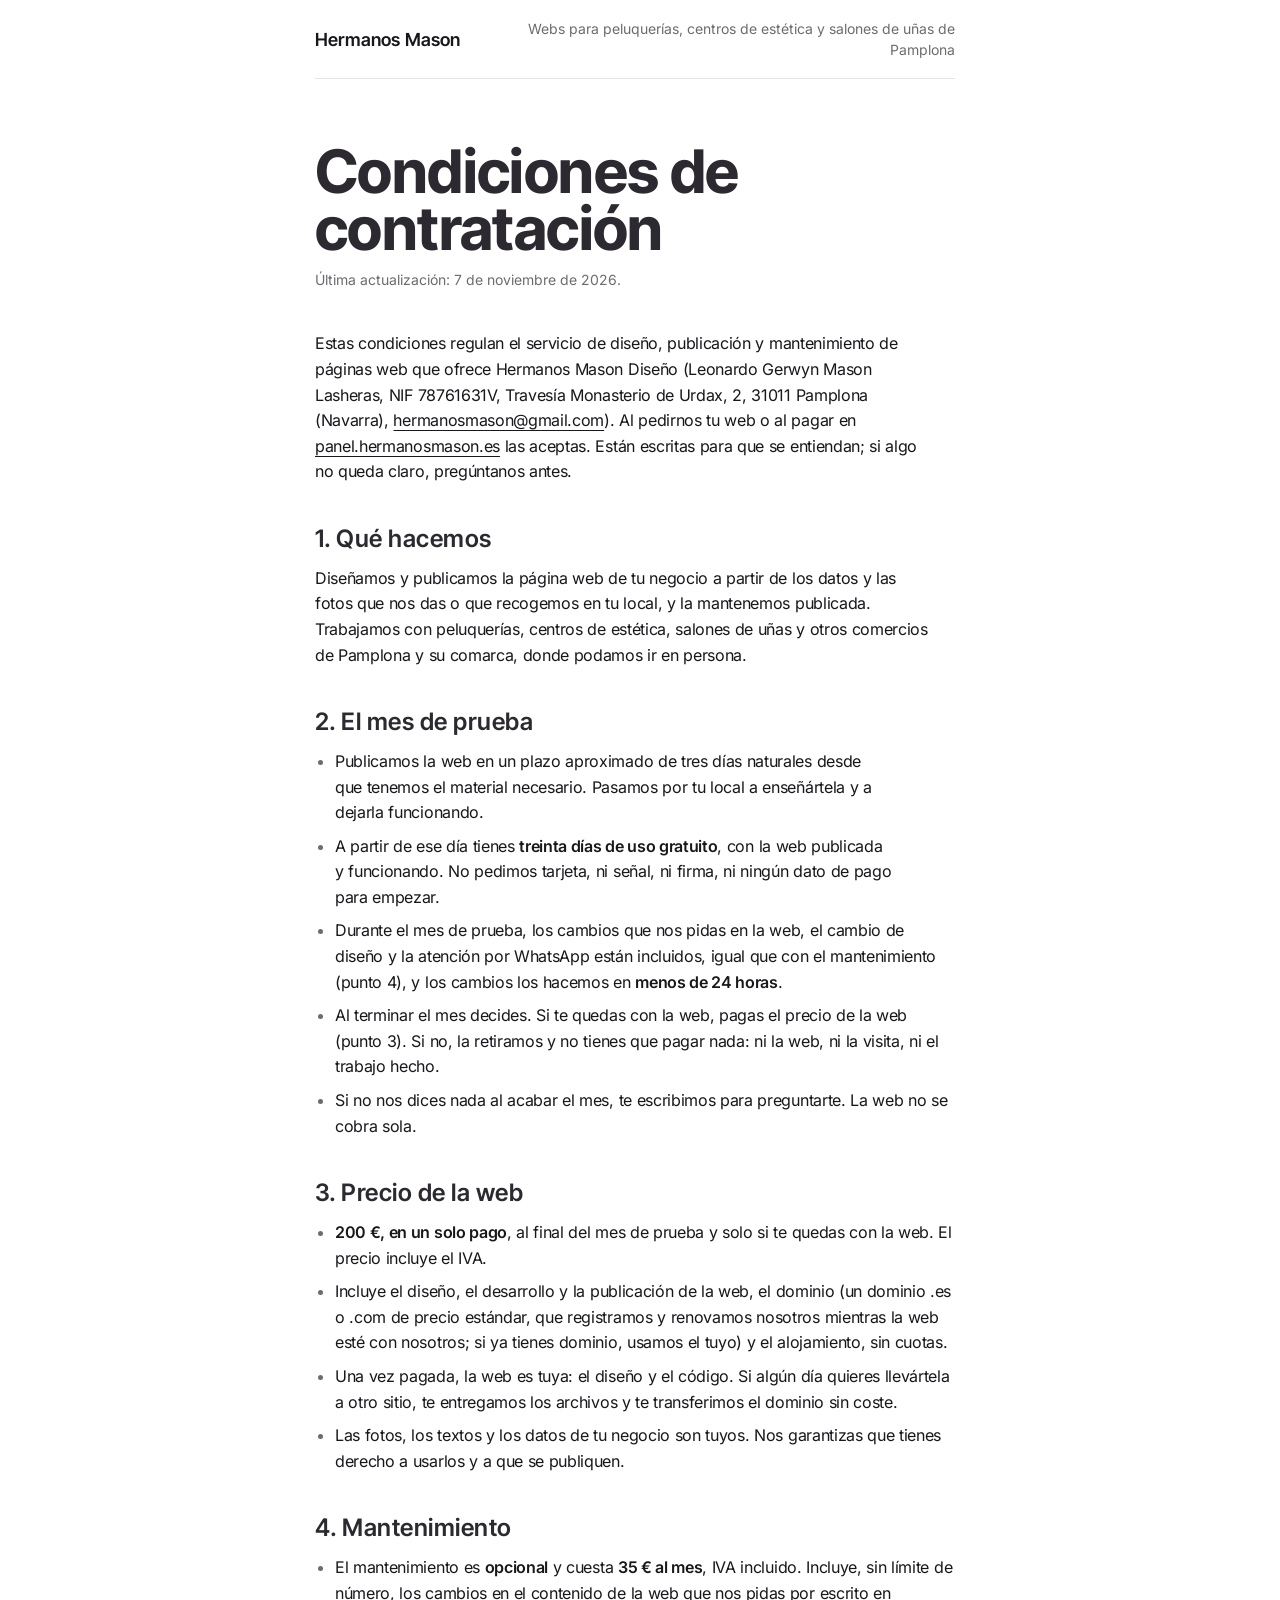
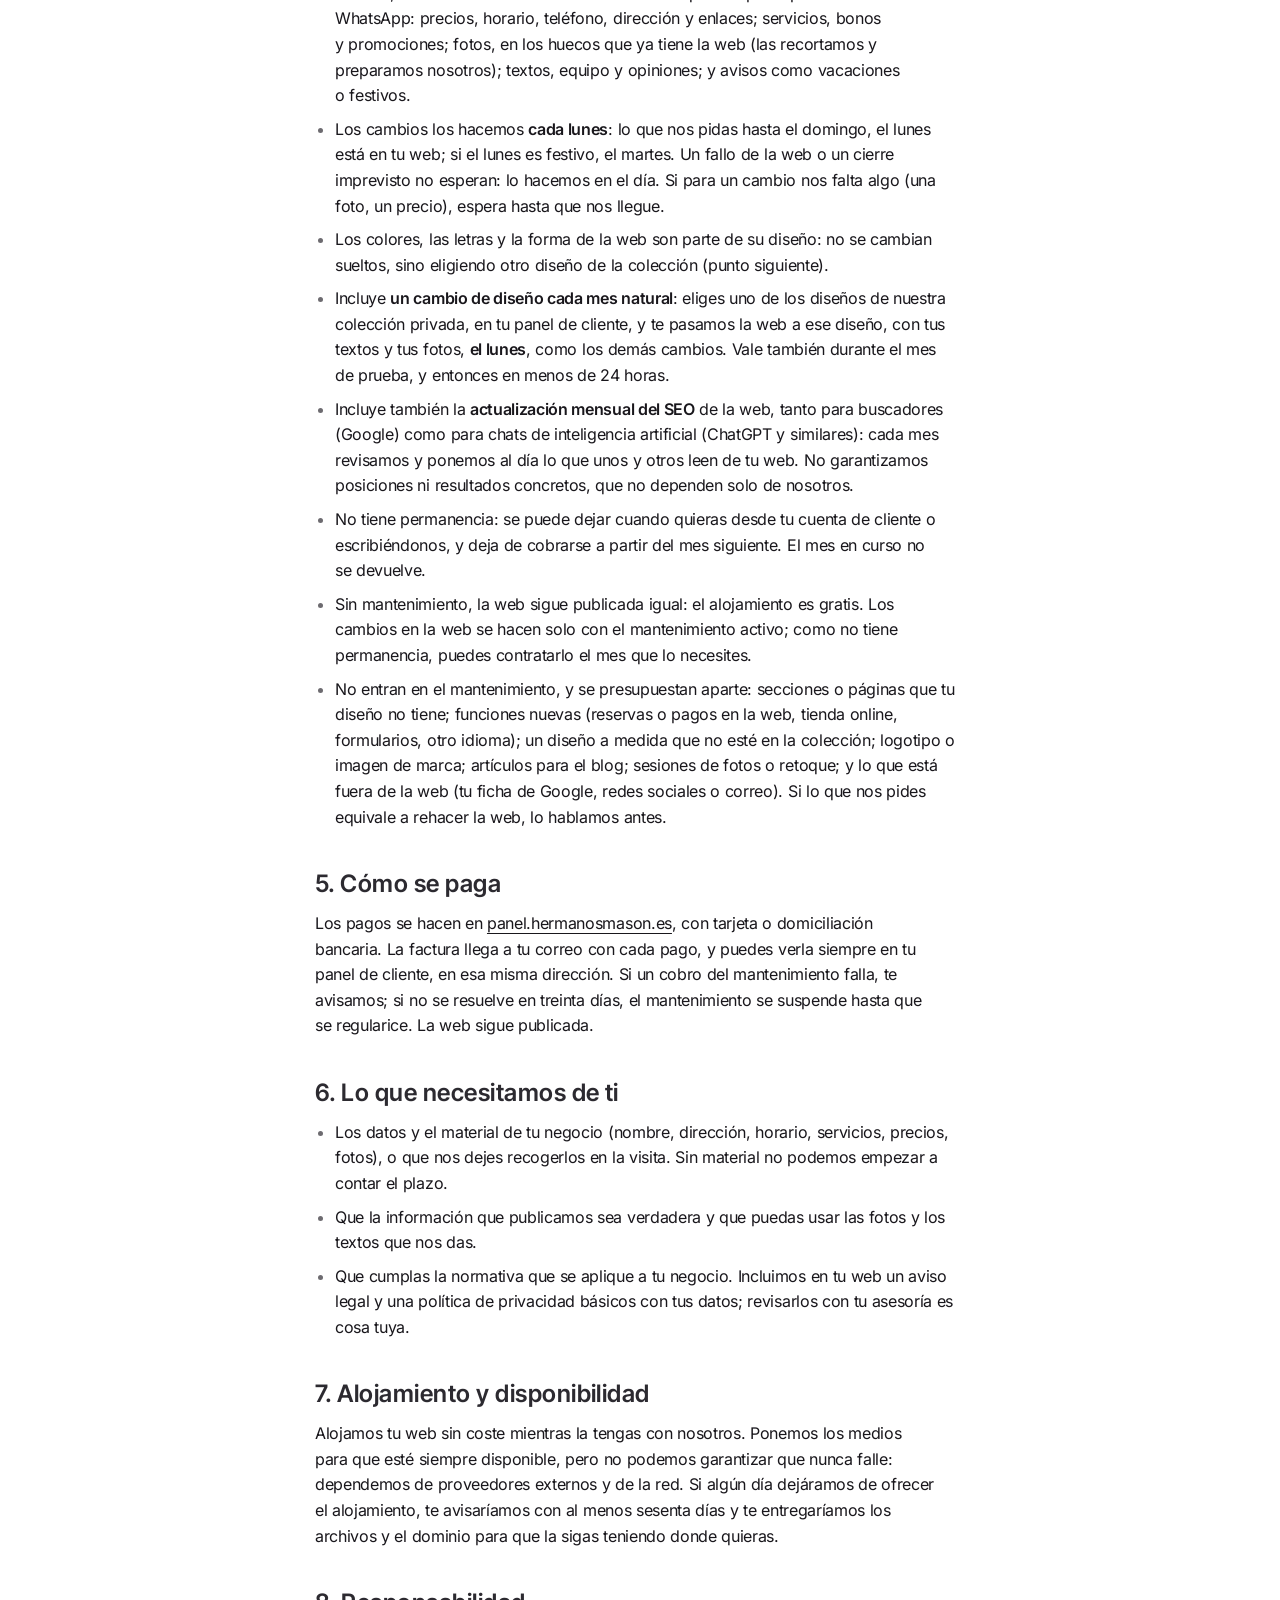
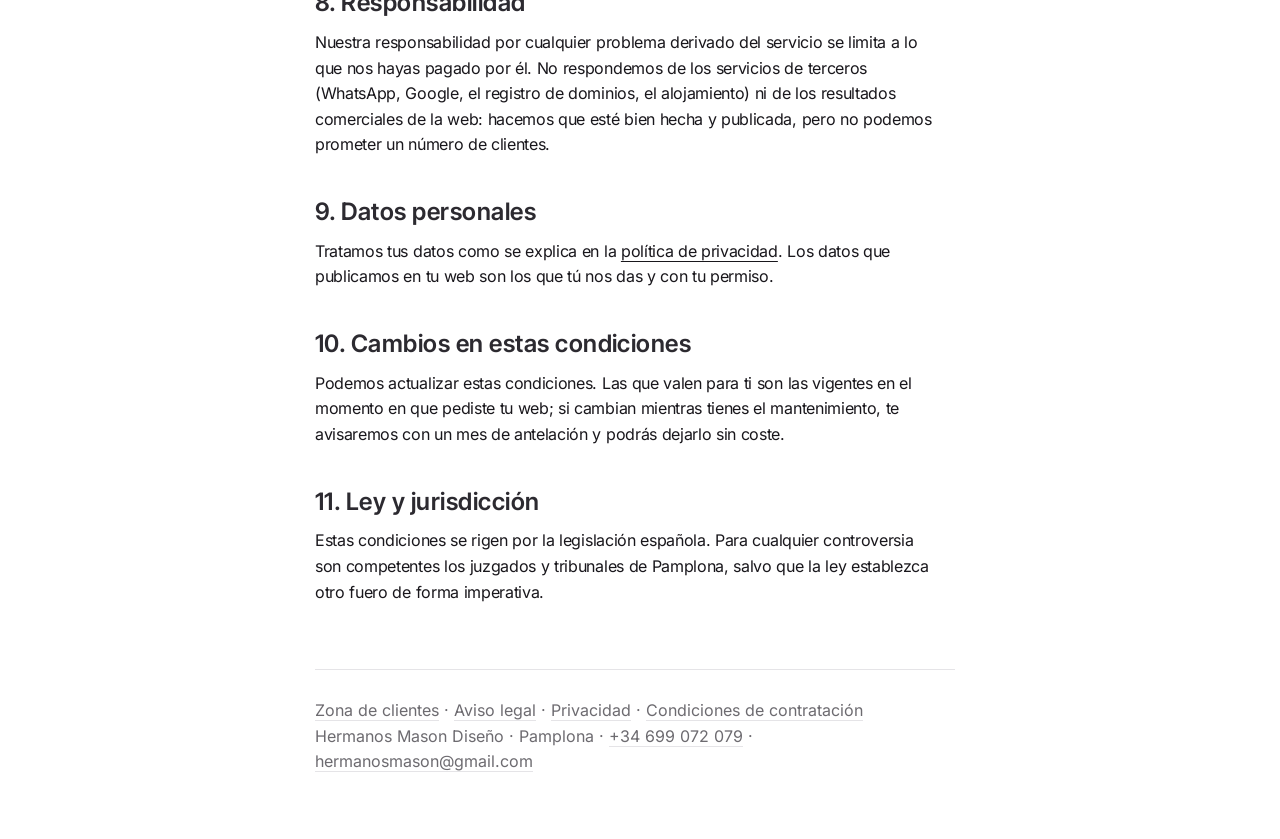
<file: docs/condiciones.html>
<!DOCTYPE html>
<html lang="es" class="no-js">
<head>
<meta charset="UTF-8" />
<meta name="viewport" content="width=device-width, initial-scale=1" />
<title>Condiciones de contratación - Hermanos Mason Diseño</title>
<meta name="description" content="Cómo funciona el mes gratis, qué incluyen los 200 € de la web y los 35 €/mes de mantenimiento, cómo se paga y qué pasa si lo dejas." />

<link rel="preload" href="estilo-blanco-negro.css" as="style" />
<link rel="stylesheet" href="styles.css" />
<link rel="preload" href="fonts/inter-tight-latin-var.woff2" as="font" type="font/woff2" crossorigin />
<link rel="preload" href="fonts/inter-latin-var.woff2" as="font" type="font/woff2" crossorigin />
<link rel="canonical" href="https://hermanosmason.es/condiciones.html" />
<meta name="robots" content="index, follow" />
<link rel="icon" href="data:image/svg+xml,<svg xmlns='http://www.w3.org/2000/svg' viewBox='0 0 32 32'><rect width='32' height='32' fill='%2319171c'/><text x='16' y='23' font-family='system-ui,Segoe UI,Helvetica,sans-serif' font-size='19' font-weight='700' fill='%23ffffff' text-anchor='middle'>HM</text></svg>" />
<script>document.documentElement.classList.remove('no-js');</script>
</head>
<body>

  <div class="backdrop" aria-hidden="true"></div>

  <div class="page">
  <main class="enlace legal" id="contenido">

    <header class="enlace-marca">
      <a href="./">Hermanos Mason</a>
      <small>Webs para peluquerías, centros de estética y salones de uñas de Pamplona</small>
    </header>

    <section class="section">
      <h1>Condiciones de contratación</h1>
      <p class="legal__fecha">Última actualización: 7 de noviembre de 2026.</p>
      <p>Estas condiciones regulan el servicio de diseño, publicación y mantenimiento de páginas web que ofrece Hermanos Mason Diseño (Leonardo Gerwyn Mason Lasheras, NIF 78761631V, Travesía Monasterio de Urdax, 2, 31011 Pamplona (Navarra), <a href="mailto:hermanosmason@gmail.com">hermanosmason@gmail.com</a>). Al pedirnos tu web o al pagar en <a href="https://panel.hermanosmason.es">panel.hermanosmason.es</a> las aceptas. Están escritas para que se entiendan; si algo no queda claro, pregúntanos antes.</p>

      <h2>1. Qué hacemos</h2>
      <p>Diseñamos y publicamos la página web de tu negocio a partir de los datos y las fotos que nos das o que recogemos en tu local, y la mantenemos publicada. Trabajamos con peluquerías, centros de estética, salones de uñas y otros comercios de Pamplona y su comarca, donde podamos ir en persona.</p>

      <h2>2. El mes de prueba</h2>
      <ul>
        <li>Publicamos la web en un plazo aproximado de tres días naturales desde que tenemos el material necesario. Pasamos por tu local a enseñártela y a dejarla funcionando.</li>
        <li>A partir de ese día tienes <strong>treinta días de uso gratuito</strong>, con la web publicada y funcionando. No pedimos tarjeta, ni señal, ni firma, ni ningún dato de pago para empezar.</li>
        <li>Durante el mes de prueba, los cambios que nos pidas en la web, el cambio de diseño y la atención por WhatsApp están incluidos, igual que con el mantenimiento (punto 4), y los cambios los hacemos en <strong>menos de 24 horas</strong>.</li>
        <li>Al terminar el mes decides. Si te quedas con la web, pagas el precio de la web (punto 3). Si no, la retiramos y no tienes que pagar nada: ni la web, ni la visita, ni el trabajo hecho.</li>
        <li>Si no nos dices nada al acabar el mes, te escribimos para preguntarte. La web no se cobra sola.</li>
      </ul>

      <h2>3. Precio de la web</h2>
      <ul>
        <li><strong>200 €, en un solo pago</strong>, al final del mes de prueba y solo si te quedas con la web. El precio incluye el IVA.</li>
        <li>Incluye el diseño, el desarrollo y la publicación de la web, el dominio (un dominio .es o .com de precio estándar, que registramos y renovamos nosotros mientras la web esté con nosotros; si ya tienes dominio, usamos el tuyo) y el alojamiento, sin cuotas.</li>
        <li>Una vez pagada, la web es tuya: el diseño y el código. Si algún día quieres llevártela a otro sitio, te entregamos los archivos y te transferimos el dominio sin coste.</li>
        <li>Las fotos, los textos y los datos de tu negocio son tuyos. Nos garantizas que tienes derecho a usarlos y a que se publiquen.</li>
      </ul>

      <h2>4. Mantenimiento</h2>
      <ul>
        <li>El mantenimiento es <strong>opcional</strong> y cuesta <strong>35 € al mes</strong>, IVA incluido. Incluye, sin límite de número, los cambios en el contenido de la web que nos pidas por escrito en WhatsApp: precios, horario, teléfono, dirección y enlaces; servicios, bonos y promociones; fotos, en los huecos que ya tiene la web (las recortamos y preparamos nosotros); textos, equipo y opiniones; y avisos como vacaciones o festivos.</li>
        <li>Los cambios los hacemos <strong>cada lunes</strong>: lo que nos pidas hasta el domingo, el lunes está en tu web; si el lunes es festivo, el martes. Un fallo de la web o un cierre imprevisto no esperan: lo hacemos en el día. Si para un cambio nos falta algo (una foto, un precio), espera hasta que nos llegue.</li>
        <li>Los colores, las letras y la forma de la web son parte de su diseño: no se cambian sueltos, sino eligiendo otro diseño de la colección (punto siguiente).</li>
        <li>Incluye <strong>un cambio de diseño cada mes natural</strong>: eliges uno de los diseños de nuestra colección privada, en tu panel de cliente, y te pasamos la web a ese diseño, con tus textos y tus fotos, <strong>el lunes</strong>, como los demás cambios. Vale también durante el mes de prueba, y entonces en menos de 24 horas.</li>
        <li>Incluye también la <strong>actualización mensual del SEO</strong> de la web, tanto para buscadores (Google) como para chats de inteligencia artificial (ChatGPT y similares): cada mes revisamos y ponemos al día lo que unos y otros leen de tu web. No garantizamos posiciones ni resultados concretos, que no dependen solo de nosotros.</li>
        <li>No tiene permanencia: se puede dejar cuando quieras desde tu cuenta de cliente o escribiéndonos, y deja de cobrarse a partir del mes siguiente. El mes en curso no se devuelve.</li>
        <li>Sin mantenimiento, la web sigue publicada igual: el alojamiento es gratis. Los cambios en la web se hacen solo con el mantenimiento activo; como no tiene permanencia, puedes contratarlo el mes que lo necesites.</li>
        <li>No entran en el mantenimiento, y se presupuestan aparte: secciones o páginas que tu diseño no tiene; funciones nuevas (reservas o pagos en la web, tienda online, formularios, otro idioma); un diseño a medida que no esté en la colección; logotipo o imagen de marca; artículos para el blog; sesiones de fotos o retoque; y lo que está fuera de la web (tu ficha de Google, redes sociales o correo). Si lo que nos pides equivale a rehacer la web, lo hablamos antes.</li>
      </ul>

      <h2>5. Cómo se paga</h2>
      <p>Los pagos se hacen en <a href="https://panel.hermanosmason.es">panel.hermanosmason.es</a>, con tarjeta o domiciliación bancaria. La factura llega a tu correo con cada pago, y puedes verla siempre en tu panel de cliente, en esa misma dirección. Si un cobro del mantenimiento falla, te avisamos; si no se resuelve en treinta días, el mantenimiento se suspende hasta que se regularice. La web sigue publicada.</p>

      <h2>6. Lo que necesitamos de ti</h2>
      <ul>
        <li>Los datos y el material de tu negocio (nombre, dirección, horario, servicios, precios, fotos), o que nos dejes recogerlos en la visita. Sin material no podemos empezar a contar el plazo.</li>
        <li>Que la información que publicamos sea verdadera y que puedas usar las fotos y los textos que nos das.</li>
        <li>Que cumplas la normativa que se aplique a tu negocio. Incluimos en tu web un aviso legal y una política de privacidad básicos con tus datos; revisarlos con tu asesoría es cosa tuya.</li>
      </ul>

      <h2>7. Alojamiento y disponibilidad</h2>
      <p>Alojamos tu web sin coste mientras la tengas con nosotros. Ponemos los medios para que esté siempre disponible, pero no podemos garantizar que nunca falle: dependemos de proveedores externos y de la red. Si algún día dejáramos de ofrecer el alojamiento, te avisaríamos con al menos sesenta días y te entregaríamos los archivos y el dominio para que la sigas teniendo donde quieras.</p>

      <h2>8. Responsabilidad</h2>
      <p>Nuestra responsabilidad por cualquier problema derivado del servicio se limita a lo que nos hayas pagado por él. No respondemos de los servicios de terceros (WhatsApp, Google, el registro de dominios, el alojamiento) ni de los resultados comerciales de la web: hacemos que esté bien hecha y publicada, pero no podemos prometer un número de clientes.</p>

      <h2>9. Datos personales</h2>
      <p>Tratamos tus datos como se explica en la <a href="privacidad.html">política de privacidad</a>. Los datos que publicamos en tu web son los que tú nos das y con tu permiso.</p>

      <h2>10. Cambios en estas condiciones</h2>
      <p>Podemos actualizar estas condiciones. Las que valen para ti son las vigentes en el momento en que pediste tu web; si cambian mientras tienes el mantenimiento, te avisaremos con un mes de antelación y podrás dejarlo sin coste.</p>

      <h2>11. Ley y jurisdicción</h2>
      <p>Estas condiciones se rigen por la legislación española. Para cualquier controversia son competentes los juzgados y tribunales de Pamplona, salvo que la ley establezca otro fuero de forma imperativa.</p>
    </section>

    <footer class="enlace-pie">
      <p><a href="https://panel.hermanosmason.es">Zona de clientes</a> · <a href="aviso-legal.html">Aviso legal</a> · <a href="privacidad.html">Privacidad</a> · <a href="condiciones.html">Condiciones de contratación</a></p>
      <p>Hermanos Mason Diseño · Pamplona · <a href="tel:+34699072079">+34 699 072 079</a> · <a href="mailto:hermanosmason@gmail.com">hermanosmason@gmail.com</a></p>
    </footer>

  </main>
  </div>

  <script src="site.js" onerror="document.documentElement.classList.add('no-js')"></script>
</body>
</html>
</file>
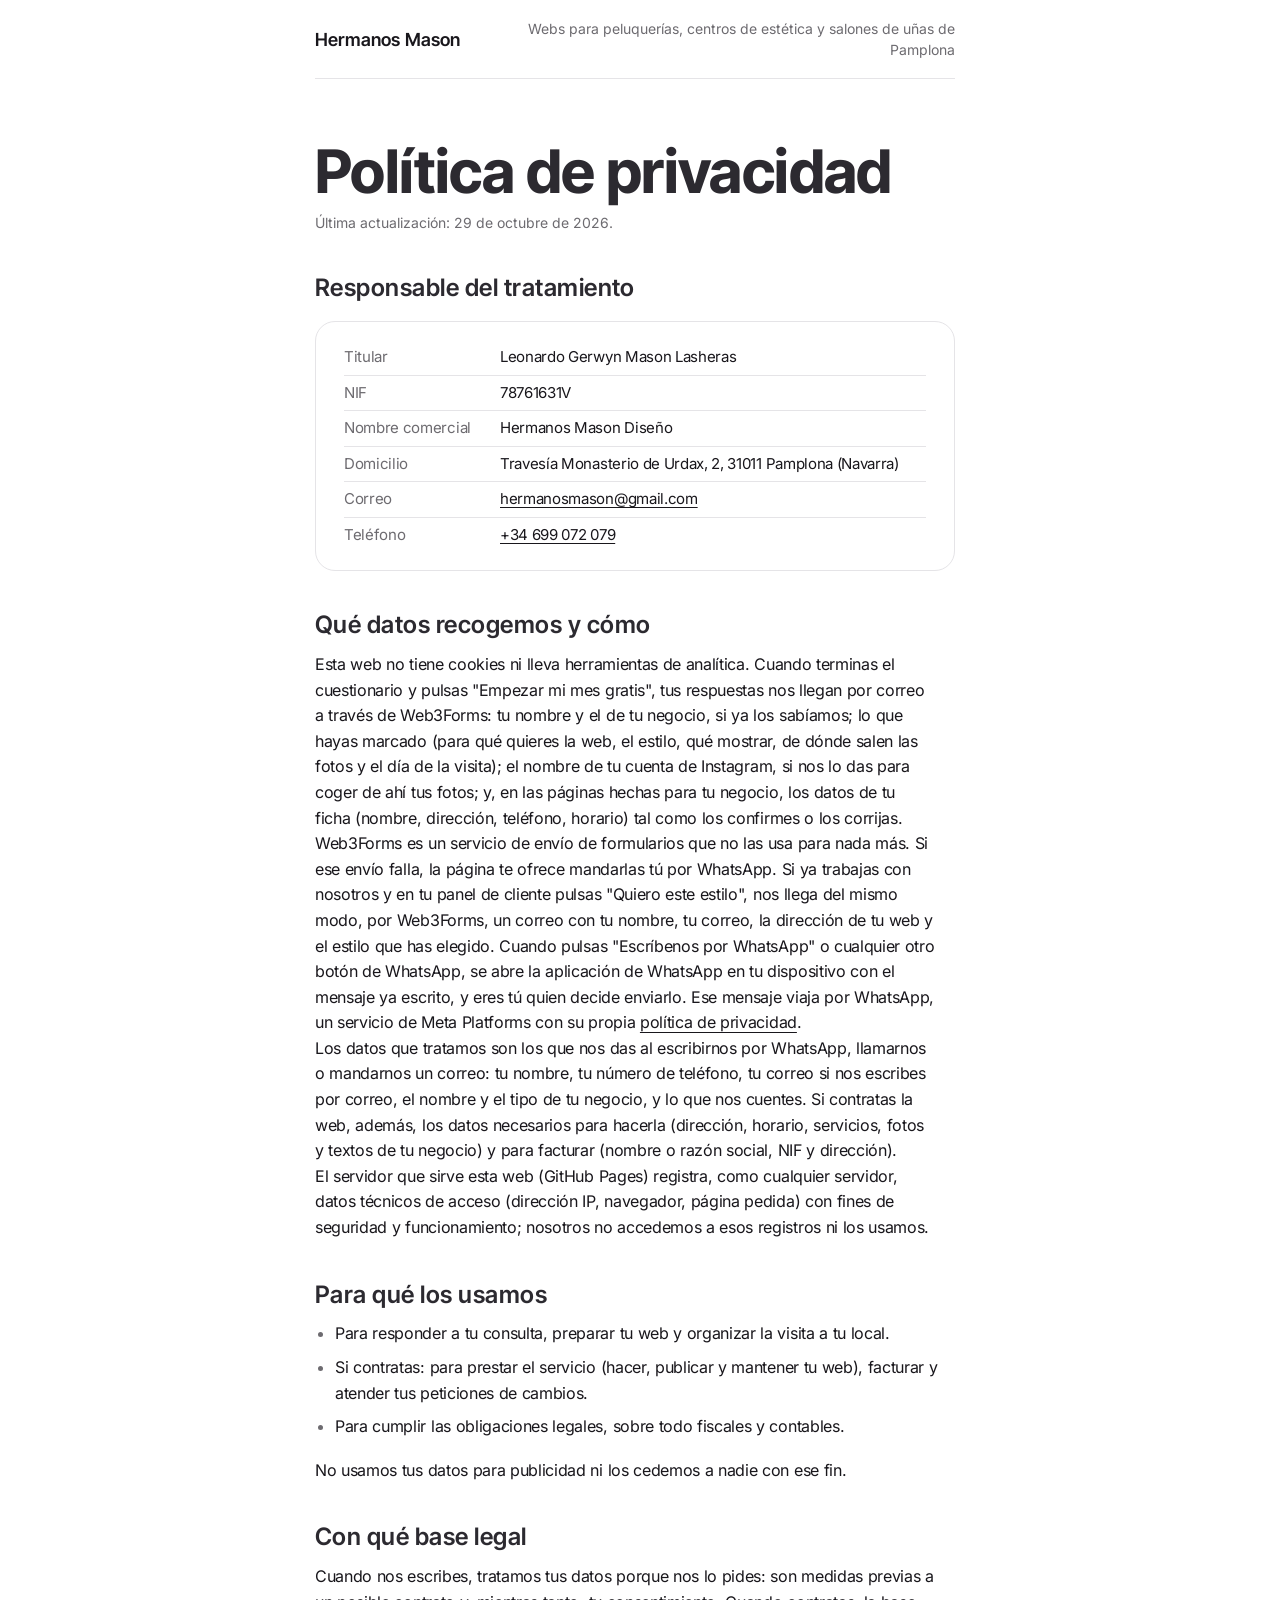
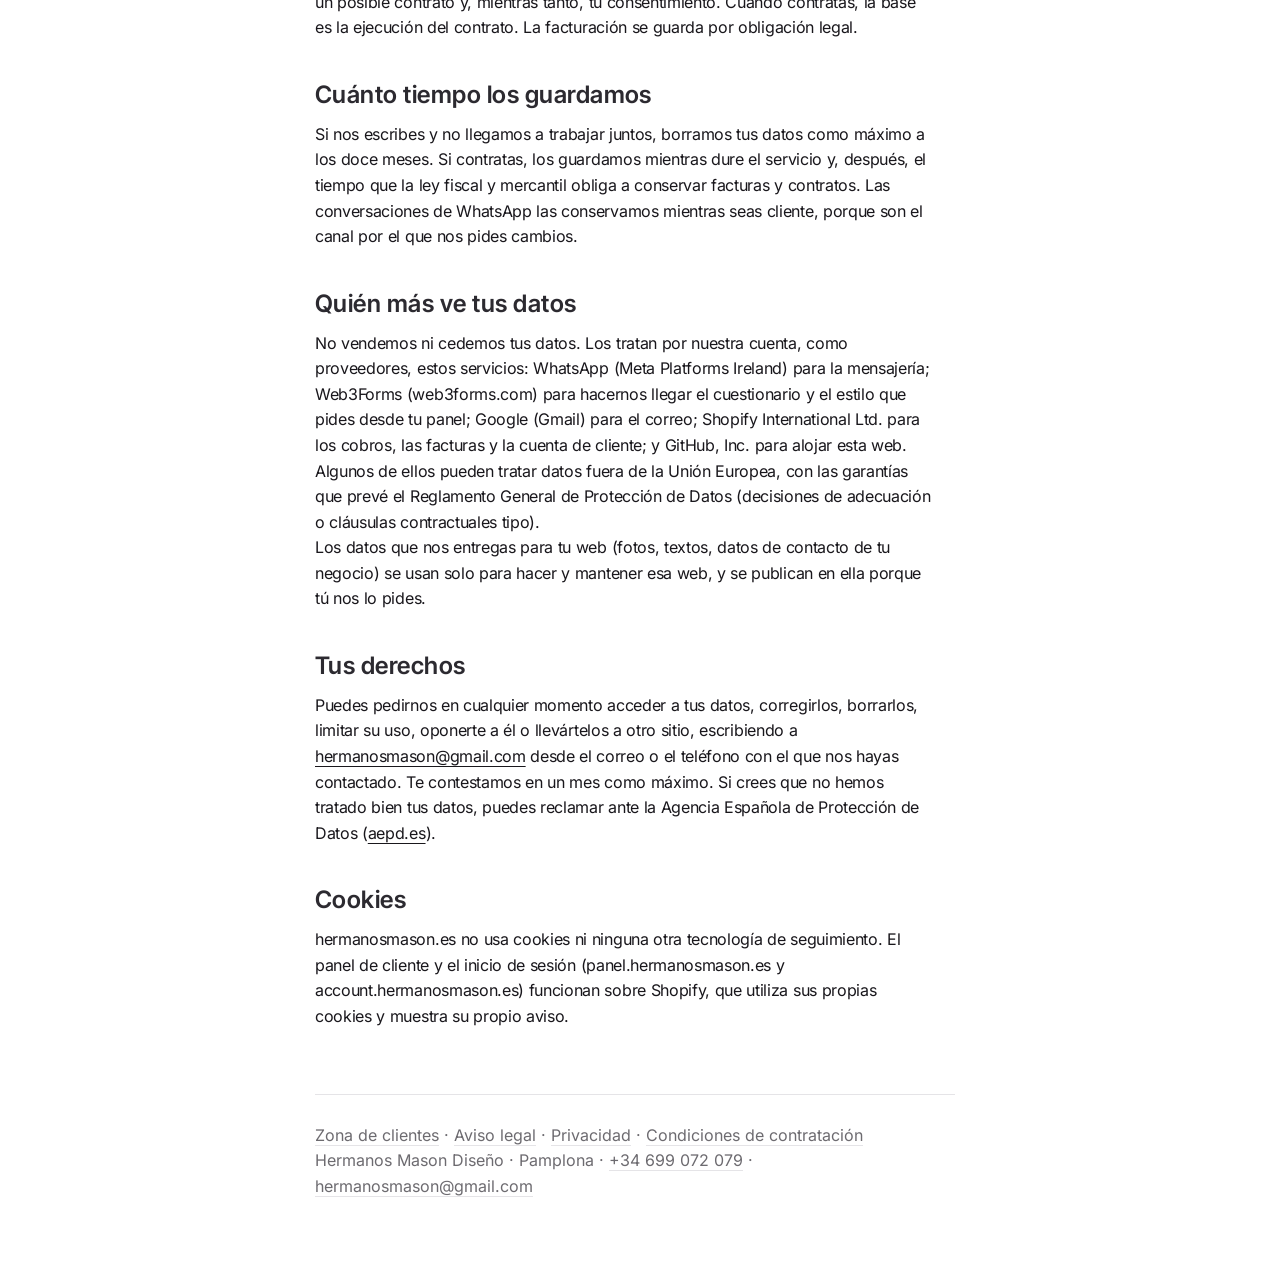
<file: docs/privacidad.html>
<!DOCTYPE html>
<html lang="es" class="no-js">
<head>
<meta charset="UTF-8" />
<meta name="viewport" content="width=device-width, initial-scale=1" />
<title>Política de privacidad - Hermanos Mason Diseño</title>
<meta name="description" content="Qué datos tratamos cuando nos escribes, para qué y qué derechos tienes. Esta web no usa cookies." />

<link rel="preload" href="estilo-blanco-negro.css" as="style" />
<link rel="stylesheet" href="styles.css" />
<link rel="preload" href="fonts/inter-tight-latin-var.woff2" as="font" type="font/woff2" crossorigin />
<link rel="preload" href="fonts/inter-latin-var.woff2" as="font" type="font/woff2" crossorigin />
<link rel="canonical" href="https://hermanosmason.es/privacidad.html" />
<meta name="robots" content="index, follow" />
<link rel="icon" href="data:image/svg+xml,<svg xmlns='http://www.w3.org/2000/svg' viewBox='0 0 32 32'><rect width='32' height='32' fill='%2319171c'/><text x='16' y='23' font-family='system-ui,Segoe UI,Helvetica,sans-serif' font-size='19' font-weight='700' fill='%23ffffff' text-anchor='middle'>HM</text></svg>" />
<script>document.documentElement.classList.remove('no-js');</script>
</head>
<body>

  <div class="backdrop" aria-hidden="true"></div>

  <div class="page">
  <main class="enlace legal" id="contenido">

    <header class="enlace-marca">
      <a href="./">Hermanos Mason</a>
      <small>Webs para peluquerías, centros de estética y salones de uñas de Pamplona</small>
    </header>

    <section class="section">
      <h1>Política de privacidad</h1>
      <p class="legal__fecha">Última actualización: 29 de octubre de 2026.</p>

      <h2>Responsable del tratamiento</h2>
      <dl class="legal__datos">
        <div><dt>Titular</dt><dd>Leonardo Gerwyn Mason Lasheras</dd></div>
        <div><dt>NIF</dt><dd>78761631V</dd></div>
        <div><dt>Nombre comercial</dt><dd>Hermanos Mason Diseño</dd></div>
        <div><dt>Domicilio</dt><dd>Travesía Monasterio de Urdax, 2, 31011 Pamplona (Navarra)</dd></div>
        <div><dt>Correo</dt><dd><a href="mailto:hermanosmason@gmail.com">hermanosmason@gmail.com</a></dd></div>
        <div><dt>Teléfono</dt><dd><a href="tel:+34699072079">+34 699 072 079</a></dd></div>
      </dl>

      <h2>Qué datos recogemos y cómo</h2>
      <p>Esta web no tiene cookies ni lleva herramientas de analítica. Cuando terminas el cuestionario y pulsas "Empezar mi mes gratis", tus respuestas nos llegan por correo a través de Web3Forms: tu nombre y el de tu negocio, si ya los sabíamos; lo que hayas marcado (para qué quieres la web, el estilo, qué mostrar, de dónde salen las fotos y el día de la visita); el nombre de tu cuenta de Instagram, si nos lo das para coger de ahí tus fotos; y, en las páginas hechas para tu negocio, los datos de tu ficha (nombre, dirección, teléfono, horario) tal como los confirmes o los corrijas. Web3Forms es un servicio de envío de formularios que no las usa para nada más. Si ese envío falla, la página te ofrece mandarlas tú por WhatsApp. Si ya trabajas con nosotros y en tu panel de cliente pulsas "Quiero este estilo", nos llega del mismo modo, por Web3Forms, un correo con tu nombre, tu correo, la dirección de tu web y el estilo que has elegido. Cuando pulsas "Escríbenos por WhatsApp" o cualquier otro botón de WhatsApp, se abre la aplicación de WhatsApp en tu dispositivo con el mensaje ya escrito, y eres tú quien decide enviarlo. Ese mensaje viaja por WhatsApp, un servicio de Meta Platforms con su propia <a href="https://www.whatsapp.com/legal/privacy-policy-eea" rel="noopener">política de privacidad</a>.</p>
      <p>Los datos que tratamos son los que nos das al escribirnos por WhatsApp, llamarnos o mandarnos un correo: tu nombre, tu número de teléfono, tu correo si nos escribes por correo, el nombre y el tipo de tu negocio, y lo que nos cuentes. Si contratas la web, además, los datos necesarios para hacerla (dirección, horario, servicios, fotos y textos de tu negocio) y para facturar (nombre o razón social, NIF y dirección).</p>
      <p>El servidor que sirve esta web (GitHub Pages) registra, como cualquier servidor, datos técnicos de acceso (dirección IP, navegador, página pedida) con fines de seguridad y funcionamiento; nosotros no accedemos a esos registros ni los usamos.</p>

      <h2>Para qué los usamos</h2>
      <ul>
        <li>Para responder a tu consulta, preparar tu web y organizar la visita a tu local.</li>
        <li>Si contratas: para prestar el servicio (hacer, publicar y mantener tu web), facturar y atender tus peticiones de cambios.</li>
        <li>Para cumplir las obligaciones legales, sobre todo fiscales y contables.</li>
      </ul>
      <p>No usamos tus datos para publicidad ni los cedemos a nadie con ese fin.</p>

      <h2>Con qué base legal</h2>
      <p>Cuando nos escribes, tratamos tus datos porque nos lo pides: son medidas previas a un posible contrato y, mientras tanto, tu consentimiento. Cuando contratas, la base es la ejecución del contrato. La facturación se guarda por obligación legal.</p>

      <h2>Cuánto tiempo los guardamos</h2>
      <p>Si nos escribes y no llegamos a trabajar juntos, borramos tus datos como máximo a los doce meses. Si contratas, los guardamos mientras dure el servicio y, después, el tiempo que la ley fiscal y mercantil obliga a conservar facturas y contratos. Las conversaciones de WhatsApp las conservamos mientras seas cliente, porque son el canal por el que nos pides cambios.</p>

      <h2>Quién más ve tus datos</h2>
      <p>No vendemos ni cedemos tus datos. Los tratan por nuestra cuenta, como proveedores, estos servicios: WhatsApp (Meta Platforms Ireland) para la mensajería; Web3Forms (web3forms.com) para hacernos llegar el cuestionario y el estilo que pides desde tu panel; Google (Gmail) para el correo; Shopify International Ltd. para los cobros, las facturas y la cuenta de cliente; y GitHub, Inc. para alojar esta web. Algunos de ellos pueden tratar datos fuera de la Unión Europea, con las garantías que prevé el Reglamento General de Protección de Datos (decisiones de adecuación o cláusulas contractuales tipo).</p>
      <p>Los datos que nos entregas para tu web (fotos, textos, datos de contacto de tu negocio) se usan solo para hacer y mantener esa web, y se publican en ella porque tú nos lo pides.</p>

      <h2>Tus derechos</h2>
      <p>Puedes pedirnos en cualquier momento acceder a tus datos, corregirlos, borrarlos, limitar su uso, oponerte a él o llevártelos a otro sitio, escribiendo a <a href="mailto:hermanosmason@gmail.com">hermanosmason@gmail.com</a> desde el correo o el teléfono con el que nos hayas contactado. Te contestamos en un mes como máximo. Si crees que no hemos tratado bien tus datos, puedes reclamar ante la Agencia Española de Protección de Datos (<a href="https://www.aepd.es" rel="noopener">aepd.es</a>).</p>

      <h2>Cookies</h2>
      <p>hermanosmason.es no usa cookies ni ninguna otra tecnología de seguimiento. El panel de cliente y el inicio de sesión (panel.hermanosmason.es y account.hermanosmason.es) funcionan sobre Shopify, que utiliza sus propias cookies y muestra su propio aviso.</p>
    </section>

    <footer class="enlace-pie">
      <p><a href="https://panel.hermanosmason.es">Zona de clientes</a> · <a href="aviso-legal.html">Aviso legal</a> · <a href="privacidad.html">Privacidad</a> · <a href="condiciones.html">Condiciones de contratación</a></p>
      <p>Hermanos Mason Diseño · Pamplona · <a href="tel:+34699072079">+34 699 072 079</a> · <a href="mailto:hermanosmason@gmail.com">hermanosmason@gmail.com</a></p>
    </footer>

  </main>
  </div>

  <script src="site.js" onerror="document.documentElement.classList.add('no-js')"></script>
</body>
</html>
</file>
<file: docs/estilo-blanco-negro.css>
:root {

  color-scheme: only light;

  --blanco: #ffffff;
  --gris-50: #fafafa;
  --gris-100: #f5f5f5;
  --gris-200: #e5e5e5;
  --gris-300: #d4d4d4;
  --gris-400: #a3a3a3;
  --gris-500: #737373;
  --gris-600: #525252;
  --gris-700: #404040;
  --gris-800: #262626;
  --gris-900: #171717;
  --negro: #000000;

  --fondo: var(--blanco);
  --fondo-hundido: var(--gris-50);
  --superficie: var(--blanco);
  --superficie-alt: var(--gris-100);

  --texto: var(--gris-900);
  --texto-suave: var(--gris-600);
  --texto-tenue: var(--gris-500);

  --borde: var(--gris-200);
  --borde-fuerte: var(--gris-300);
  --borde-marcado: var(--gris-900);

  --acento: var(--negro);
  --acento-hover: var(--gris-800);
  --acento-texto: var(--blanco);

  --foco: var(--gris-900);

  --fuente: ui-sans-serif, system-ui, -apple-system, "Segoe UI", Inter,
            "Helvetica Neue", Arial, sans-serif;
  --fuente-titulo: var(--fuente);
  --fuente-mono: ui-monospace, SFMono-Regular, "SF Mono", Menlo, Consolas, monospace;

  --t-xs: 0.75rem;
  --t-sm: 0.875rem;
  --t-base: 1rem;
  --t-lg: 1.125rem;
  --t-xl: clamp(1.25rem, 1.1rem + 0.6vw, 1.5rem);
  --t-2xl: clamp(1.5rem, 1.25rem + 1.1vw, 2rem);
  --t-3xl: clamp(2rem, 1.5rem + 2.2vw, 3rem);
  --t-4xl: clamp(2.5rem, 1.6rem + 4vw, 4.5rem);

  --peso-normal: 400;
  --peso-medio: 500;
  --peso-fuerte: 600;
  --peso-negro: 700;

  --interlineado: 1.65;
  --interlineado-titulo: 1.08;
  --tracking-titulo: -0.022em;
  --tracking-mayus: 0.14em;

  --e1: 0.25rem;
  --e2: 0.5rem;
  --e3: 0.75rem;
  --e4: 1rem;
  --e5: 1.5rem;
  --e6: 2rem;
  --e7: 2.5rem;
  --e8: 3rem;
  --e9: 4rem;
  --e10: 6rem;
  --e11: 8rem;

  --ancho-texto: 68ch;
  --ancho-contenedor: 72rem;
  --ancho-estrecho: 48rem;
  --ancho-nav: 48rem;

  --radio-xs: 0.375rem;
  --radio-sm: 0.5rem;
  --radio: 0.75rem;
  --radio-lg: 1rem;
  --radio-xl: 1.5rem;
  --radio-pastilla: 999px;

  --sombra-xs: 0 1px 2px rgb(0 0 0 / 0.06);
  --sombra-sm: 0 1px 3px rgb(0 0 0 / 0.08), 0 1px 2px rgb(0 0 0 / 0.05);
  --sombra: 0 4px 12px rgb(0 0 0 / 0.08), 0 1px 3px rgb(0 0 0 / 0.05);
  --sombra-lg: 0 10px 30px rgb(0 0 0 / 0.1), 0 2px 6px rgb(0 0 0 / 0.06);
  --sombra-xl: 0 24px 60px rgb(0 0 0 / 0.14), 0 4px 12px rgb(0 0 0 / 0.07);
  --sombra-dentro: inset 0 1px 2px rgb(0 0 0 / 0.06);

  --dur-rapida: 0.18s;
  --dur: 0.3s;
  --dur-lenta: 0.6s;
  --dur-muelle: 0.44s;
  --dur-muelle-fuerte: 0.76s;

  --suave: cubic-bezier(0.4, 0, 0.2, 1);
  --entrada: cubic-bezier(0.16, 1, 0.3, 1);
  --salida: cubic-bezier(0.4, 0, 1, 1);

  --muelle: linear(
    0, 0.0324, 0.1132, 0.2218, 0.3425, 0.464, 0.5786, 0.6817, 0.7707,
    0.8447, 0.9041, 0.9501, 0.9841, 1.0081, 1.0238, 1.0329, 1.0371,
    1.0377, 1.0357, 1.0323, 1.028, 1.0233, 1.0188, 1.0146, 1.0109,
    1.0077, 1.0051, 1.003, 1
  );

  --muelle-fuerte: linear(
    0, 0.1262, 0.4166, 0.7476, 1.0276, 1.2074, 1.2781, 1.2594, 1.1858,
    1.0928, 1.0091, 0.9512, 0.9242, 0.9241, 0.942, 0.9676, 0.9923,
    1.0106, 1.0202, 1.0219, 1.0178, 1.0109, 1.0037, 0.9981, 0.9948,
    0.9938, 0.9946, 0.9964, 1
  );

  --z-base: 1;
  --z-flotante: 40;
  --z-nav: 50;
  --z-overlay: 90;
}

*, *::before, *::after { box-sizing: border-box; }

* { margin: 0; }

html {
  color-scheme: only light;
  -webkit-text-size-adjust: 100%;
  scroll-behavior: smooth;
  scroll-padding-top: 6rem;
  background-color: var(--fondo);
}

body {
  min-height: 100svh;
  font-family: var(--fuente);
  font-size: var(--t-base);
  line-height: var(--interlineado);
  font-weight: var(--peso-normal);
  color: var(--texto);
  background-color: var(--fondo);
  -webkit-font-smoothing: antialiased;
  text-rendering: optimizeLegibility;
}

img, picture, video, canvas, svg {
  display: block;
  max-width: 100%;
  height: auto;
}

input, button, textarea, select { font: inherit; color: inherit; }

p, h1, h2, h3, h4, h5, h6 { overflow-wrap: break-word; }

:where(a) { color: inherit; }

::selection {
  background: var(--texto);
  color: var(--blanco);
}

:focus-visible {
  outline: 2px solid var(--foco);
  outline-offset: 3px;
  border-radius: var(--radio-xs);
}

:focus:not(:focus-visible) { outline: none; }

h1, h2, h3, h4, h5, h6 {
  font-family: var(--fuente-titulo);
  font-weight: var(--peso-fuerte);
  line-height: var(--interlineado-titulo);
  letter-spacing: var(--tracking-titulo);
  color: var(--texto);
  text-wrap: balance;
}

h1 { font-size: var(--t-4xl); font-weight: var(--peso-negro); }
h2 { font-size: var(--t-3xl); }
h3 { font-size: var(--t-2xl); }
h4 { font-size: var(--t-xl); }
h5 { font-size: var(--t-lg); }
h6 {
  font-size: var(--t-sm);
  font-weight: var(--peso-medio);
  letter-spacing: var(--tracking-mayus);
  text-transform: uppercase;
  color: var(--texto-tenue);
}

p { max-width: var(--ancho-texto); text-wrap: pretty; }

p + p, p + ul, p + ol { margin-top: var(--e4); }
h1 + p, h2 + p, h3 + p { margin-top: var(--e4); }
* + h2 { margin-top: var(--e8); }
* + h3 { margin-top: var(--e6); }

.entradilla {
  font-size: var(--t-lg);
  color: var(--texto-suave);
  max-width: 56ch;
}

.antetitulo {
  display: inline-block;
  font-size: var(--t-xs);
  font-weight: var(--peso-medio);
  letter-spacing: var(--tracking-mayus);
  text-transform: uppercase;
  color: var(--texto-tenue);
  margin-bottom: var(--e3);
}

.apagado { color: var(--texto-suave); }
.tenue { color: var(--texto-tenue); }

small, .pequeno { font-size: var(--t-sm); }

strong, b { font-weight: var(--peso-fuerte); }

ul, ol { padding-left: 1.25rem; }
li + li { margin-top: var(--e2); }
li::marker { color: var(--texto-tenue); }

.enlace,
article a:not([class]),
.prosa a:not([class]) {
  color: var(--texto);
  text-decoration: none;
  background-image: linear-gradient(currentColor, currentColor);
  background-size: 100% 1px;
  background-position: 0 100%;
  background-repeat: no-repeat;
  padding-bottom: 1px;
  transition: opacity var(--dur-rapida) var(--suave),
              background-size var(--dur) var(--entrada);
}

.enlace:hover,
article a:not([class]):hover,
.prosa a:not([class]):hover { opacity: 0.6; }

blockquote {
  border-left: 2px solid var(--borde-marcado);
  padding-left: var(--e5);
  font-size: var(--t-lg);
  line-height: 1.5;
  color: var(--texto);
}

blockquote cite {
  display: block;
  margin-top: var(--e3);
  font-size: var(--t-sm);
  font-style: normal;
  color: var(--texto-tenue);
}

code, kbd, samp {
  font-family: var(--fuente-mono);
  font-size: 0.9em;
  background: var(--superficie-alt);
  border: 1px solid var(--borde);
  border-radius: var(--radio-xs);
  padding: 0.1em 0.35em;
}

pre {
  overflow-x: auto;
  padding: var(--e5);
  border: 1px solid var(--borde);
  border-radius: var(--radio-lg);
  background: var(--fondo-hundido);
  color: var(--texto);
  line-height: 1.6;
}

pre code {
  background: none;
  border: none;
  padding: 0;
  color: inherit;
}

hr {
  border: none;
  height: 1px;
  background: var(--borde);
  margin-block: var(--e8);
}

.contenedor {
  width: 100%;
  max-width: var(--ancho-contenedor);
  margin-inline: auto;
  padding-inline: var(--e5);
}

.contenedor--estrecho { max-width: var(--ancho-estrecho); }
.contenedor--ancho { max-width: 88rem; }

.seccion { padding-block: var(--e10); }
.seccion--compacta { padding-block: var(--e8); }
.seccion--amplia { padding-block: var(--e11); }

.seccion--hundida { background: var(--fondo-hundido); }

.seccion--enmarcada {
  border-top: 1px solid var(--borde);
  border-bottom: 1px solid var(--borde);
}

.cabecera-seccion {
  max-width: 44rem;
  margin-bottom: var(--e8);
}

.cabecera-seccion--centrada {
  margin-inline: auto;
  text-align: center;
}

.cabecera-seccion--centrada p { margin-inline: auto; }

.rejilla {
  display: grid;
  gap: var(--e5);
  grid-template-columns: repeat(auto-fit, minmax(min(18rem, 100%), 1fr));
}

.rejilla--2 { grid-template-columns: repeat(auto-fit, minmax(min(22rem, 100%), 1fr)); }
.rejilla--holgada { gap: var(--e6); }

.pila { display: flex; flex-direction: column; gap: var(--e4); }
.fila { display: flex; flex-wrap: wrap; align-items: center; gap: var(--e3); }
.fila--separada { justify-content: space-between; }
.fila--centrada { justify-content: center; }

.cabecera {
  position: sticky;
  top: 0;
  z-index: var(--z-nav);
  display: flex;
  justify-content: center;
  width: 100%;
  padding: var(--e5) var(--e4);
}

.nav-pastilla {
  position: relative;
  z-index: var(--z-base);
  display: flex;
  align-items: center;
  justify-content: space-between;
  gap: var(--e5);
  width: 100%;
  max-width: var(--ancho-nav);
  padding: var(--e3) var(--e5);
  background: var(--superficie);
  border: 1px solid var(--borde);
  border-radius: var(--radio-pastilla);
  box-shadow: var(--sombra-lg);
  transition: box-shadow var(--dur) var(--suave),
              transform var(--dur) var(--suave);
}

.nav-pastilla__marca {
  display: flex;
  align-items: center;
  flex-shrink: 0;
  font-weight: var(--peso-fuerte);
  letter-spacing: var(--tracking-titulo);
  text-decoration: none;
}

.nav-pastilla__marca svg,
.nav-pastilla__marca img {
  width: 2rem;
  height: 2rem;
  transition: transform var(--dur) var(--muelle);
}

.nav-pastilla__marca:hover svg,
.nav-pastilla__marca:hover img { transform: rotate(10deg); }

.nav-pastilla__menu {
  display: none;
  align-items: center;
  gap: var(--e6);
  list-style: none;
  margin: 0;
  padding: 0;
}

.nav-pastilla__enlace {
  display: inline-block;
  font-size: var(--t-sm);
  font-weight: var(--peso-medio);
  color: var(--texto);
  text-decoration: none;
  transition: color var(--dur-rapida) var(--suave),
              transform var(--dur) var(--muelle);
}

.nav-pastilla__enlace:hover {
  color: var(--texto-suave);
  transform: scale(1.05);
}

.nav-pastilla__enlace[aria-current="page"] { color: var(--texto); }

.nav-pastilla__enlace[aria-current="page"]::after {
  content: "";
  display: block;
  height: 1px;
  margin-top: 3px;
  background: currentColor;
}

.nav-pastilla__acciones { display: none; }

.nav-pastilla__hamburguesa {
  display: inline-flex;
  align-items: center;
  justify-content: center;
  width: 2.5rem;
  height: 2.5rem;
  margin-right: calc(var(--e2) * -1);
  padding: 0;
  border: none;
  border-radius: var(--radio-pastilla);
  background: none;
  color: var(--texto);
  cursor: pointer;
  transition: transform var(--dur-rapida) var(--suave),
              background-color var(--dur-rapida) var(--suave);
}

.nav-pastilla__hamburguesa:hover { background: var(--superficie-alt); }
.nav-pastilla__hamburguesa:active { transform: scale(0.9); }

@media (min-width: 48em) {
  .nav-pastilla__menu { display: flex; }
  .nav-pastilla__acciones { display: block; }
  .nav-pastilla__hamburguesa { display: none; }
}

.menu-movil {
  position: fixed;
  inset: 0;
  z-index: var(--z-overlay);
  display: flex;
  flex-direction: column;
  padding: 6rem var(--e5) var(--e5);
  background: var(--blanco);
  visibility: hidden;
  opacity: 0;
  transform: translateX(100%);
  transition: transform var(--dur-muelle) var(--muelle),
              opacity var(--dur) var(--suave),
              visibility 0s linear var(--dur);
}

.menu-movil.esta-abierto {
  visibility: visible;
  opacity: 1;
  transform: translateX(0);
  transition: transform var(--dur-muelle) var(--muelle),
              opacity var(--dur) var(--suave),
              visibility 0s;
}

.menu-movil__cerrar {
  position: absolute;
  top: var(--e5);
  right: var(--e5);
  display: inline-flex;
  align-items: center;
  justify-content: center;
  width: 2.75rem;
  height: 2.75rem;
  padding: 0;
  border: none;
  border-radius: var(--radio-pastilla);
  background: none;
  color: var(--texto);
  cursor: pointer;
  transition: transform var(--dur-rapida) var(--suave),
              background-color var(--dur-rapida) var(--suave);
}

.menu-movil__cerrar:hover { background: var(--superficie-alt); }
.menu-movil__cerrar:active { transform: scale(0.9); }

.menu-movil__lista {
  display: flex;
  flex-direction: column;
  gap: var(--e5);
  list-style: none;
  margin: 0;
  padding: 0;
}

.menu-movil__enlace {
  font-size: var(--t-lg);
  font-weight: var(--peso-medio);
  color: var(--texto);
  text-decoration: none;
}

.menu-movil.esta-abierto .menu-movil__lista > * {
  animation: entrar-derecha var(--dur) var(--entrada) backwards;
  animation-delay: calc(0.1s + var(--i, 0) * 0.06s);
}

.menu-movil__pie { margin-top: var(--e6); }

body.sin-scroll { overflow: hidden; }

@media (min-width: 48em) {
  .menu-movil { display: none; }
}

.boton {
  --boton-fondo: var(--acento);
  --boton-texto: var(--acento-texto);
  --boton-borde: transparent;

  display: inline-flex;
  align-items: center;
  justify-content: center;
  gap: var(--e2);
  padding: 0.625rem 1.25rem;
  border: 1px solid var(--boton-borde);
  border-radius: var(--radio-pastilla);
  background: var(--boton-fondo);
  color: var(--boton-texto);
  font-size: var(--t-sm);
  font-weight: var(--peso-medio);
  line-height: 1.2;
  text-decoration: none;
  white-space: nowrap;
  cursor: pointer;
  transition: background-color var(--dur) var(--suave),
              border-color var(--dur) var(--suave),
              color var(--dur) var(--suave),
              transform var(--dur) var(--muelle),
              box-shadow var(--dur) var(--suave);
}

.boton:hover { transform: scale(1.05); }
.boton:active { transform: scale(0.96); }

.boton:disabled,
.boton[aria-disabled="true"] {
  opacity: 0.45;
  cursor: not-allowed;
  transform: none;
}

.boton--primario:hover { --boton-fondo: var(--acento-hover); }

.boton--secundario {
  --boton-fondo: var(--blanco);
  --boton-texto: var(--texto);
  --boton-borde: var(--borde-fuerte);
  box-shadow: var(--sombra-xs);
}

.boton--secundario:hover {
  --boton-borde: var(--borde-marcado);
  box-shadow: var(--sombra-sm);
}

.boton--contorno {
  --boton-fondo: transparent;
  --boton-texto: var(--texto);
  --boton-borde: var(--borde-marcado);
}

.boton--contorno:hover {
  --boton-fondo: var(--texto);
  --boton-texto: var(--blanco);
}

.boton--fantasma {
  --boton-fondo: transparent;
  --boton-texto: var(--texto-suave);
}

.boton--fantasma:hover {
  --boton-fondo: var(--superficie-alt);
  --boton-texto: var(--texto);
}

.boton--sm { padding: 0.375rem 0.875rem; font-size: var(--t-xs); }
.boton--lg { padding: 0.875rem 1.75rem; font-size: var(--t-base); }
.boton--bloque { width: 100%; }

.boton__icono {
  width: 1em;
  height: 1em;
  transition: transform var(--dur) var(--entrada);
}

.boton:hover .boton__icono { transform: translateX(0.2em); }

.etiqueta {
  display: inline-flex;
  align-items: center;
  gap: var(--e2);
  padding: 0.25rem 0.75rem;
  border: 1px solid var(--borde);
  border-radius: var(--radio-pastilla);
  background: var(--blanco);
  font-size: var(--t-xs);
  font-weight: var(--peso-medio);
  color: var(--texto-suave);
  white-space: nowrap;
}

.etiqueta--marcada {
  border-color: var(--borde-marcado);
  color: var(--texto);
}

.etiqueta--difusa {
  background: rgb(255 255 255 / 0.6);
  border-color: transparent;
  backdrop-filter: blur(8px);
}

.etiqueta__punto {
  width: 0.5rem;
  height: 0.5rem;
  border-radius: 50%;
  background: currentColor;
  flex-shrink: 0;
}

.carta {
  position: relative;
  display: flex;
  flex-direction: column;
  overflow: hidden;
  padding: var(--e6);
  border: 1px solid var(--borde);
  border-radius: var(--radio-xl);
  background: var(--superficie);
  box-shadow: var(--sombra-sm);
  transition: box-shadow var(--dur) var(--suave),
              transform var(--dur) var(--suave),
              border-color var(--dur) var(--suave);
}

.carta--enlazada:hover,
a.carta:hover {
  transform: translateY(-4px);
  box-shadow: var(--sombra-lg);
  border-color: var(--borde-fuerte);
}

.carta__titulo {
  font-size: var(--t-xl);
  margin-bottom: var(--e2);
}

.carta__texto {
  color: var(--texto-suave);
  flex-grow: 1;
}

.carta__pie {
  display: flex;
  align-items: center;
  gap: var(--e2);
  margin-top: var(--e5);
  font-size: var(--t-sm);
  font-weight: var(--peso-fuerte);
}

.carta__grafico {
  position: absolute;
  right: -18%;
  bottom: -18%;
  width: 70%;
  opacity: 0.9;
  pointer-events: none;
  transform: scale(1) rotate(0deg);
  transition: transform var(--dur-muelle-fuerte) var(--muelle-fuerte);
}

@media (hover: hover) {
  .carta:hover .carta__grafico { transform: scale(1.1) rotate(3deg); }
}

.carta__contenido { position: relative; z-index: var(--z-base); }

.carta--destacada {
  border-color: var(--borde-marcado);
  box-shadow: var(--sombra);
}

.carta--plana {
  box-shadow: none;
  background: transparent;
}

.campo {
  display: flex;
  flex-direction: column;
  gap: var(--e2);
}

.campo__etiqueta {
  font-size: var(--t-sm);
  font-weight: var(--peso-medio);
  color: var(--texto);
}

.campo__ayuda {
  font-size: var(--t-xs);
  color: var(--texto-tenue);
}

.campo__error {
  font-size: var(--t-xs);
  font-weight: var(--peso-medio);
  color: var(--texto);
}

input[type="text"], input[type="email"], input[type="tel"],
input[type="url"], input[type="password"], input[type="search"],
input[type="number"], input[type="date"], textarea, select {
  width: 100%;
  padding: 0.75rem 1rem;
  border: 1px solid var(--borde-fuerte);
  border-radius: var(--radio);
  background: var(--blanco);
  color: var(--texto);
  font-size: var(--t-base);
  transition: border-color var(--dur-rapida) var(--suave),
              box-shadow var(--dur-rapida) var(--suave);
}

input::placeholder, textarea::placeholder { color: var(--texto-tenue); }

input:hover, textarea:hover, select:hover { border-color: var(--gris-400); }

input:focus, textarea:focus, select:focus {
  outline: none;
  border-color: var(--borde-marcado);
  box-shadow: 0 0 0 3px rgb(0 0 0 / 0.06);
}

input[aria-invalid="true"], textarea[aria-invalid="true"] {
  border-color: var(--borde-marcado);
  border-width: 2px;
}

input:-webkit-autofill,
input:-webkit-autofill:hover,
input:-webkit-autofill:focus,
textarea:-webkit-autofill,
select:-webkit-autofill {
  -webkit-text-fill-color: var(--texto);
  -webkit-box-shadow: 0 0 0 1000px var(--blanco) inset;
  box-shadow: 0 0 0 1000px var(--blanco) inset;
  caret-color: var(--texto);
}

textarea { min-height: 8rem; resize: vertical; }

select {
  appearance: none;
  padding-right: 2.5rem;
  background-image: linear-gradient(45deg, transparent 50%, currentColor 50%),
                    linear-gradient(135deg, currentColor 50%, transparent 50%);
  background-position: calc(100% - 1.15rem) 55%, calc(100% - 0.85rem) 55%;
  background-size: 0.3rem 0.3rem, 0.3rem 0.3rem;
  background-repeat: no-repeat;
}

input[type="checkbox"], input[type="radio"] {
  width: 1.15rem;
  height: 1.15rem;
  accent-color: var(--acento);
  cursor: pointer;
}

.campo--pastilla input { border-radius: var(--radio-pastilla); padding-inline: 1.25rem; }

fieldset { border: none; padding: 0; }
legend { font-weight: var(--peso-fuerte); padding: 0; margin-bottom: var(--e3); }

.tabla-envoltura {
  overflow-x: auto;
  border: 1px solid var(--borde);
  border-radius: var(--radio-lg);
  background: var(--blanco);
}

table { width: 100%; border-collapse: collapse; font-size: var(--t-sm); }

th, td {
  padding: var(--e3) var(--e4);
  text-align: left;
  border-bottom: 1px solid var(--borde);
}

th {
  font-weight: var(--peso-fuerte);
  color: var(--texto-tenue);
  font-size: var(--t-xs);
  letter-spacing: var(--tracking-mayus);
  text-transform: uppercase;
  background: var(--fondo-hundido);
}

tbody tr:last-child td { border-bottom: none; }
tbody tr { transition: background-color var(--dur-rapida) var(--suave); }
tbody tr:hover { background: var(--fondo-hundido); }

.pie {
  padding-block: var(--e9) var(--e6);
  border-top: 1px solid var(--borde);
  background: var(--blanco);
  color: var(--texto-suave);
  font-size: var(--t-sm);
}

.pie__rejilla {
  display: grid;
  gap: var(--e7);
  grid-template-columns: repeat(auto-fit, minmax(min(12rem, 100%), 1fr));
}

.pie__titulo {
  font-size: var(--t-xs);
  font-weight: var(--peso-medio);
  letter-spacing: var(--tracking-mayus);
  text-transform: uppercase;
  color: var(--texto-tenue);
  margin-bottom: var(--e3);
}

.pie__lista { list-style: none; margin: 0; padding: 0; }
.pie__lista li + li { margin-top: var(--e2); }

.pie__lista a {
  text-decoration: none;
  transition: color var(--dur-rapida) var(--suave);
}

.pie__lista a:hover { color: var(--texto); }

.pie__legal {
  display: flex;
  flex-wrap: wrap;
  justify-content: space-between;
  gap: var(--e3);
  margin-top: var(--e8);
  padding-top: var(--e5);
  border-top: 1px solid var(--borde);
  font-size: var(--t-xs);
  color: var(--texto-tenue);
}

.medio {
  overflow: hidden;
  border-radius: var(--radio-lg);
  background: var(--fondo-hundido);
}

.medio img { width: 100%; object-fit: cover; }

.medio--redonda { border-radius: var(--radio-pastilla); }
.medio--1-1 { aspect-ratio: 1; }
.medio--4-3 { aspect-ratio: 4 / 3; }
.medio--16-9 { aspect-ratio: 16 / 9; }

.medio--zoom img { transition: transform var(--dur-lenta) var(--entrada); }
.medio--zoom:hover img { transform: scale(1.04); }

.foto-bn img {
  filter: grayscale(1) contrast(1.05);
  transition: filter var(--dur-lenta) var(--suave);
}

.foto-bn--revela:hover img { filter: grayscale(0) contrast(1); }

figure { margin: 0; }

figcaption {
  margin-top: var(--e3);
  font-size: var(--t-sm);
  color: var(--texto-tenue);
}

@keyframes aparecer {
  from { opacity: 0; }
  to { opacity: 1; }
}

@keyframes entrar-abajo {
  from { opacity: 0; transform: translateY(16px); }
  to { opacity: 1; transform: none; }
}

@keyframes entrar-arriba {
  from { opacity: 0; transform: translateY(-10px); }
  to { opacity: 1; transform: none; }
}

@keyframes entrar-derecha {
  from { opacity: 0; transform: translateX(20px); }
  to { opacity: 1; transform: none; }
}

@keyframes escalar-entrada {
  from { opacity: 0; transform: scale(0.8); }
  to { opacity: 1; transform: scale(1); }
}

.anim-entra {
  animation: entrar-abajo var(--dur-lenta) var(--entrada) backwards;
  animation-delay: calc(var(--i, 0) * 0.09s);
}

.anim-aparece {
  animation: aparecer var(--dur-lenta) var(--suave) backwards;
  animation-delay: calc(var(--i, 0) * 0.09s);
}

.anim-escala {
  animation: escalar-entrada var(--dur-muelle) var(--muelle) backwards;
  animation-delay: calc(var(--i, 0) * 0.09s);
}

.revelar {
  opacity: 0;
  transform: translateY(24px);
  transition: opacity var(--dur-lenta) var(--suave),
              transform var(--dur-lenta) var(--entrada);
  transition-delay: calc(var(--i, 0) * 0.09s);
}

.revelar.es-visible { opacity: 1; transform: none; }

.rebota { transition: transform var(--dur-muelle-fuerte) var(--muelle-fuerte); }

@media (hover: hover) {
  .rebota-al-pasar:hover .rebota,
  .rebota:hover { transform: scale(1.1) rotate(3deg); }
}

.centrado { text-align: center; }

.solo-lectores {
  position: absolute;
  width: 1px; height: 1px;
  padding: 0; margin: -1px;
  overflow: hidden;
  clip-path: inset(50%);
  white-space: nowrap;
}

.saltar-al-contenido {
  position: absolute;
  top: var(--e3);
  left: var(--e3);
  z-index: 999;
  padding: var(--e2) var(--e4);
  border-radius: var(--radio-pastilla);
  background: var(--acento);
  color: var(--acento-texto);
  text-decoration: none;
  transform: translateY(-200%);
  transition: transform var(--dur) var(--entrada);
}

.saltar-al-contenido:focus { transform: none; }

@media (prefers-reduced-motion: reduce) {
  html { scroll-behavior: auto; }

  *, *::before, *::after {
    animation-duration: 0.01ms !important;
    animation-iteration-count: 1 !important;
    transition-duration: 0.01ms !important;
    scroll-behavior: auto !important;
  }

  .revelar { opacity: 1; transform: none; }
}

@media print {
  html, body { background: #fff; color: #000; }
  .cabecera, .menu-movil, .pie__lista, .boton { display: none; }
  .carta { box-shadow: none; border: 1px solid #ccc; }
  a[href^="http"]::after { content: " (" attr(href) ")"; font-size: 0.8em; }
}
</file>
<file: docs/styles.css>
@layer kit;
@import url("estilo-blanco-negro.css") layer(kit);

@font-face {
  font-family: "Inter Tight";
  font-style: normal;
  font-weight: 600 800;
  font-display: swap;
  src: url("fonts/inter-tight-latin-var.woff2") format("woff2");
  unicode-range: U+0000-00FF, U+0131, U+0152-0153, U+02BB-02BC, U+02C6, U+02DA,
    U+02DC, U+0304, U+0308, U+0329, U+2000-206F, U+20AC, U+2122, U+2191, U+2193,
    U+2212, U+2215, U+FEFF, U+FFFD;
}

@font-face {
  font-family: "Inter";
  font-style: normal;
  font-weight: 400 600;
  font-display: swap;
  src: url("fonts/inter-latin-var.woff2") format("woff2");
  unicode-range: U+0000-00FF, U+0131, U+0152-0153, U+02BB-02BC, U+02C6, U+02DA,
    U+02DC, U+0304, U+0308, U+0329, U+2000-206F, U+20AC, U+2122, U+2191, U+2193,
    U+2212, U+2215, U+FEFF, U+FFFD;
}

*,
*::before,
*::after {
  box-sizing: border-box;
}

:root {

  color-scheme: only light;

  --blanco:   #ffffff;
  --gris-50:  #f8f7f9;
  --gris-100: #f2f1f3;
  --gris-200: #e5e4e7;
  --gris-300: #d8d7da;
  --gris-400: #98979b;
  --gris-500: #838186;
  --gris-600: #6d6b70;
  --gris-700: #454349;
  --gris-800: #2c2a30;
  --gris-900: #19171c;
  --negro:    #000000;

  --amarillo:      #ffd43b;

  --verde-whatsapp:       #075e54;

  --c-white:   var(--blanco);
  --c-white-2: var(--gris-100);
  --c-black:   var(--gris-900);
  --c-black-2: var(--gris-800);
  --c-grey:    var(--gris-600);
  --c-grey-2:  var(--gris-400);

  --c-accent:  var(--gris-900);

  --paper:   var(--c-white);
  --paper-2: var(--c-white-2);
  --ink:     var(--c-black);
  --ink-2:   var(--c-grey);

  --ink-head: var(--gris-800);

  --paper-hover: var(--gris-50);

  --line:    var(--gris-200);
  --line-2:  var(--gris-300);

  --line-control: var(--gris-500);

  --accent:       var(--c-accent);
  --accent-hover: var(--gris-800);
  --accent-ink:   var(--blanco);

  --link: var(--ink);

  --rotulador: var(--amarillo);

  --whatsapp:       var(--verde-whatsapp);
  --whatsapp-ink:   var(--blanco);
  --whatsapp-linea: var(--verde-whatsapp);

  --font-rotulo:  "Inter Tight", var(--fuente);
  --font-display: "Inter Tight", var(--fuente);
  --font-text:    "Inter", var(--fuente);
  --font-mono:    var(--fuente-mono);

  --peso-600: 600;
  --peso-700: 650;
  --peso-750: 680;
  --peso-800: 720;

  --size-2xs: 0.75rem;
  --size-xs:  0.875rem;
  --size-sm:  0.9375rem;
  --size-md:  1rem;

  --size-ui:  1.125rem;
  --size-lg:  clamp(1.125rem, 0.4vw + 1.03rem, 1.25rem);
  --size-xl:  clamp(1.3rem, 0.6vw + 1.15rem, 1.5rem);
  --size-2xl: clamp(1.75rem, 1.6vw + 1.35rem, 2.375rem);
  --size-3xl: clamp(2.25rem, 3.2vw + 1.5rem, 3.75rem);
  --size-4xl: clamp(2.5rem, 5.2vw + 1.2rem, 5.625rem);
  --size-5xl: clamp(3rem, 6.8vw + 1.4rem, 7.1875rem);

  --lh-tight: 0.95;
  --lh-head:  1;
  --lh-text:  1.5;

  --tight-comp:   0.03em;
  --track-text:  -0.02em;
  --track-tight: calc(-0.04em + var(--tight-comp));
  --track-huge:  calc(-0.031em + var(--tight-comp));
  --track-head:  calc(-0.02em + var(--tight-comp));
  --track-mid:   calc(-0.016em + var(--tight-comp));
  --track-card:  calc(-0.01em + var(--tight-comp));
  --track-label:  0;

  --sp-3xs: 0.25rem;
  --sp-2xs: 0.375rem;
  --sp-xs:  0.5rem;
  --sp-sm:  0.75rem;
  --sp-md:  1.125rem;
  --sp-lg:  1.75rem;
  --sp-xl:  2.5rem;
  --sp-2xl: 4rem;

  --sp-bloque: clamp(2.5rem, 5vw, 5rem);
  --sp-3xl: clamp(4rem, 6vw, 6rem);

  --rule:        1px;
  --rule-hair:   1px;

  --radius:      1.25rem;
  --radius-lg:   clamp(1.5rem, 2.6vw, 2.5rem);
  --radius-pill: var(--radio-pastilla);

  --shadow-sm: 0 1px 2px rgb(25 23 28 / 0.05);
  --shadow:    0 2px 8px rgb(25 23 28 / 0.05), 0 1px 2px rgb(25 23 28 / 0.04);
  --shadow-lg: 0 18px 40px rgb(25 23 28 / 0.10), 0 2px 6px rgb(25 23 28 / 0.05);

  --ease-spring: var(--muelle);

  --ease-bounce: var(--muelle-fuerte);
  --ease-out:    var(--entrada);
  --dur:      0.3s;
  --dur-slow: var(--dur-muelle);
  --dur-bounce: var(--dur-muelle-fuerte);

  --measure:   68ch;

  --w-page:    120rem;
  --w-content: 46rem;

  --gutter:    clamp(1.15rem, 5vw, 3rem);

  --header-h: 4rem;
  --nav-h: 2.75rem;

  --control:    3.25rem;
  --control-lg: 3.75rem;

  --nav-size: clamp(0.8125rem, 1.1vw + 0.3rem, var(--size-ui));
  --nav-weight: var(--peso-600);
  --nav-tracking: var(--track-head);
}

.invert {
  --paper:   var(--negro);
  --paper-2: var(--gris-800);
  --paper-hover: color-mix(in srgb, var(--gris-800) 50%, var(--negro));
  --ink:     var(--c-white);
  --ink-2:   var(--c-grey-2);
  --ink-head: var(--ink);
  --line:    var(--gris-800);
  --line-2:  var(--gris-600);
  --line-control: var(--gris-600);

  --accent:       var(--amarillo);
  --accent-hover: color-mix(in srgb, var(--amarillo) 86%, var(--negro));
  --accent-ink:   var(--gris-900);

  --link: var(--ink);

  --whatsapp-linea: var(--ink);

  background: var(--paper);
  color: var(--ink);
}

:where(body, h1, h2, h3, h4, h5, h6, p, figure, blockquote, dl, dd, ul, ol, fieldset) {
  margin: 0;
  padding: 0;
}

:where(html) {
  -webkit-text-size-adjust: 100%;
  scroll-behavior: smooth;

  scroll-padding-block-start: calc(var(--header-h) + var(--rule) + var(--sp-lg));

  scrollbar-width: thin;
  scrollbar-color: var(--gris-300) var(--paper);

  scrollbar-gutter: stable;
}

:where(body) {
  min-height: 100svh;
  background: var(--paper);
  color: var(--ink);
  font-family: var(--font-text);
  font-size: var(--size-md);
  line-height: var(--lh-text);

  letter-spacing: var(--track-text);
  font-synthesis-weight: none;
  -webkit-font-smoothing: antialiased;
  text-rendering: optimizeLegibility;
}

.backdrop {
  position: fixed;
  inset: 0;
  z-index: 0;
  background: var(--paper);
  pointer-events: none;
}

:where(img, picture, video, canvas, svg, iframe) {
  display: block;
  max-width: 100%;
  height: auto;
}

:where(img, video) {
  background: var(--paper-2);
  border-radius: var(--radius);
}

:where(ul, ol) { padding-inline-start: 1.15em; }
:where(li)::marker { color: var(--ink-2); }
:where(li) + :where(li) { margin-block-start: var(--sp-2xs); }

:where(button, input, select, textarea) { font: inherit; letter-spacing: inherit; color: inherit; }
:where(summary) { cursor: pointer; }
:where(::selection) { background: var(--amarillo); color: var(--gris-900); }

:where(h1, h2, h3, h4, h5, h6) {
  color: inherit;
  font-family: var(--font-rotulo);
  font-weight: var(--peso-800);
  line-height: var(--lh-head);
  letter-spacing: var(--track-head);
  text-wrap: balance;
}

:where(h1, h2, h3) { color: var(--ink-head); }

:where(h1) { font-size: var(--size-5xl); line-height: 0.9; letter-spacing: var(--track-huge); }

:where(h2) { font-size: var(--size-3xl); line-height: var(--lh-tight); letter-spacing: var(--track-tight); }
:where(h3) { font-size: var(--size-xl); line-height: var(--lh-tight); }
:where(h4) { font-family: var(--font-display); font-size: var(--size-lg); font-weight: var(--peso-600); letter-spacing: var(--track-card); line-height: 1.2; }
:where(h5) { font-family: var(--font-display); font-size: var(--size-md); font-weight: var(--peso-600); letter-spacing: var(--track-head); }

:where(h6) {
  font-family: var(--font-text);
  font-size: var(--size-xs);
  font-weight: 400;
  letter-spacing: var(--track-label);
}

.clave {
  margin-inline: -0.06em;
  padding-inline: 0.06em;
  background: linear-gradient(var(--rotulador), var(--rotulador)) 0 0.56em / 100% 0.5em no-repeat;
  -webkit-box-decoration-break: clone;
  box-decoration-break: clone;
}

.invert .clave {
  background: none;
  color: var(--rotulador);
}

:where(p, li, dd, blockquote) { text-wrap: pretty; }
:where(p) { max-width: var(--measure); }

:where(a) {
  color: inherit;
  text-decoration-thickness: 1px;
  text-underline-offset: 0.22em;
  transition: text-decoration-color var(--dur) var(--ease-out);
}
:where(a:hover) { text-decoration-color: var(--ink-2); }

:where(strong, b) { font-weight: 600; }
:where(small) { font-size: var(--size-sm); color: var(--ink-2); }

:where(hr) {
  border: 0;
  border-block-start: var(--rule) solid var(--line);
  margin-block: var(--sp-xl);
}

:where(code, kbd, samp) {
  font-family: var(--font-mono);
  font-weight: 500;
  font-size: 0.86em;
  background: var(--paper-2);
  padding: 0.12em 0.36em;
}

.eyebrow,
.label {
  margin: 0 0 var(--sp-sm);
  font-family: var(--font-text);
  font-weight: 400;
  font-size: var(--size-xs);
  letter-spacing: var(--track-label);
  color: var(--ink-2);
}

.lead,
.lede {
  margin: 0;
  max-width: 46ch;
  font-size: var(--size-lg);
  line-height: 1.5;
  color: var(--ink-2);
  letter-spacing: var(--track-text);
}

.mono      { font-family: var(--font-mono); font-weight: 500; }
.muted     { color: var(--ink-2); }
.measure   { max-width: var(--measure); }
.no-wrap   { white-space: nowrap; }
.text-center { text-align: center; }

.visually-hidden {
  position: absolute;
  width: 1px;
  height: 1px;
  padding: 0;
  margin: -1px;
  overflow: hidden;
  clip-path: inset(50%);
  white-space: nowrap;
}

.page {
  position: relative;
  z-index: 1;
  width: 100%;
  max-width: var(--w-page);
  margin-inline: auto;
  padding-inline: var(--gutter);

  background: var(--paper);
  box-shadow: 0 0 0 100vmax var(--paper);
  clip-path: inset(0 -100vmax);
}

.page--narrow { max-width: var(--w-content); }

.section {
  padding-block: var(--sp-3xl);
  border-block-start: var(--rule) solid var(--line);
  scroll-margin-top: calc(var(--header-h) + var(--sp-md));
}

.section:first-child { border-block-start: 0; }

.section[hidden] { display: none; }

.section--band {
  background: var(--paper-2);
  box-shadow: 0 0 0 100vmax var(--paper-2);
  clip-path: inset(0 -100vmax);
}

.section.invert {
  border-block-start: 0;
  box-shadow: 0 0 0 100vmax var(--paper);
  clip-path: inset(0 -100vmax);
}

.section__head {
  margin-inline: auto;
  margin-block-end: var(--sp-bloque);
  text-align: center;
}

.section__head h2 {
  max-width: 20ch;
  margin-inline: auto;
}

.section__head--wide h2 { max-width: 26ch; }

.section__head--start,
.section__head--start h2 { text-align: left; margin-inline: 0; }

.section__sub {

  margin: clamp(var(--sp-md), 1.8vw, var(--sp-lg)) auto 0;
  max-width: 46ch;
  font-size: var(--size-lg);
  line-height: 1.5;
  color: var(--ink-2);
  letter-spacing: var(--track-text);
}

.section__head--start .section__sub { margin-inline: 0; }

.stack {
  display: flex;
  flex-direction: column;
  gap: var(--sp-md);
  align-items: start;
}
.stack--lg { gap: var(--sp-xl); }
.stack--sm { gap: var(--sp-xs); }

.cluster {
  display: flex;
  flex-wrap: wrap;
  gap: var(--sp-sm);
  align-items: center;
}

.grid {
  display: grid;
  gap: var(--sp-lg);
  grid-template-columns: repeat(auto-fit, minmax(min(18rem, 100%), 1fr));
}

.site-header {
  --dur-barra: 520ms;

  position: fixed;
  top: 0;
  left: 0;
  right: 0;
  z-index: 20;
  background: transparent;
  border-block-end: var(--rule-hair) solid transparent;
  transition:
    background-color var(--dur) var(--ease-out),
    border-color var(--dur) var(--ease-out),
    backdrop-filter var(--dur) var(--ease-out),
    transform var(--dur-barra) var(--ease-out),
    visibility var(--dur-barra) linear;
}

html:not(.no-js) body:has(.cortina) .site-header:not([data-scrolled="true"]) {
  transform: translate3d(0, -100%, 0);
  visibility: hidden;
}

html:not(.no-js) body:has(.cortina) .site-header[data-scrolled="true"] {
  --barra-espera: 90ms;
  transition-delay: var(--barra-espera);
}

.site-header[data-scrolled="true"],
.site-header:has(.site-nav[data-menu="open"]),
html:not(.no-js) body:has(.cortina) .site-header {
  background: var(--paper);
  border-block-end-color: var(--line);
}

@supports (backdrop-filter: blur(1px)) or (-webkit-backdrop-filter: blur(1px)) {
  .site-header {

    -webkit-backdrop-filter: blur(0);
    backdrop-filter: blur(0);
  }

  .site-header[data-scrolled="true"],
  .site-header:has(.site-nav[data-menu="open"]),
  html:not(.no-js) body:has(.cortina) .site-header {
    background: color-mix(in srgb, var(--paper) 55%, transparent);
    -webkit-backdrop-filter: blur(12px);
    backdrop-filter: blur(12px);
  }
}

.site-nav {
  display: grid;
  grid-template-columns: 1fr auto 1fr;
  align-items: center;
  gap: var(--sp-md);
  width: 100%;
  max-width: var(--w-page);
  min-height: var(--header-h);
  margin-inline: auto;
  padding-inline: var(--gutter);
}

.site-nav__brand {
  grid-column: 1;
  justify-self: start;
  font-family: var(--font-display);
  font-size: var(--nav-size);
  font-weight: var(--nav-weight);

  letter-spacing: var(--nav-tracking);
  text-decoration: none;
  text-decoration-thickness: var(--rule-hair);
  text-underline-offset: 0.35em;
  white-space: nowrap;
}

.site-nav__brand:hover { text-decoration: underline; }

.site-nav__actions {
  grid-column: 3;
  justify-self: end;
  display: flex;
  align-items: center;
  gap: var(--sp-xs);
}

.nav-pill,
.nav-toggle,
.site-nav__cta {
  height: var(--nav-h);
}

.nav-pill {
  --pill-x: 0px;
  --pill-w: 0px;

  position: relative;
  grid-column: 2;
  display: flex;
  align-items: center;
  width: fit-content;
}

.nav-pill__list {
  display: flex;
  margin: 0;
  padding: 0;
  list-style: none;
}

.nav-pill__item { margin: 0; }

.nav-pill__item--aparte { display: none; }

.nav-pill__link {
  display: block;
  padding: var(--sp-2xs) var(--sp-sm);
  border: 0;
  background: none;
  color: var(--ink-2);
  font-family: var(--font-display);
  font-size: var(--nav-size);
  font-weight: var(--nav-weight);
  line-height: 1;
  letter-spacing: var(--nav-tracking);
  text-decoration: none;
  cursor: pointer;
  white-space: nowrap;
  transition: color var(--dur) var(--ease-out);
}

.nav-pill__link:hover,
.nav-pill__link[aria-current] { color: var(--ink); }

.nav-pill__cursor {
  position: absolute;
  left: var(--sp-sm);
  bottom: var(--sp-3xs);
  height: var(--rule-hair);
  width: calc(var(--pill-w) - var(--sp-sm) * 2);
  transform: translateX(var(--pill-x));
  background: var(--ink);
  pointer-events: none;

  transition:
    transform var(--dur-slow) var(--ease-spring),
    width var(--dur-slow) var(--ease-spring);
}

.nav-pill[data-cursor="off"] .nav-pill__cursor { visibility: hidden; }

.nav-pill__link:focus-visible {

  outline: 2px solid currentColor;
  outline-offset: -5px;
  border-radius: var(--radio-xs);
}

.no-js .nav-pill__link[aria-current] { text-decoration: underline; }

.nav-toggle {
  position: relative;
  display: none;
  place-items: center;
  flex-shrink: 0;
  width: var(--nav-h);
  border: 0;
  background: none;
  color: var(--ink);
  cursor: pointer;
  transition: transform var(--dur) var(--ease-spring);
}

.nav-toggle:hover { transform: scale(1.08); }

.nav-toggle:active { transform: scale(0.94); }

.nav-toggle svg { width: 1.15rem; height: 1.15rem; stroke-width: 1.5; }

.site-nav__cta {
  display: inline-flex;
  align-items: center;
  padding-inline: 1.25rem;
  border-radius: var(--radius-pill);
  background: var(--accent);
  color: var(--accent-ink);
  font-family: var(--font-display);
  font-size: var(--nav-size);
  font-weight: var(--nav-weight);
  line-height: 1;
  letter-spacing: var(--nav-tracking);
  text-decoration: none;
  white-space: nowrap;
  transition:
    background-color var(--dur) var(--ease-out),
    transform var(--dur) var(--ease-spring);
}

.site-nav__cta[aria-current="page"] {
  background: var(--paper-2);
  color: var(--ink);
}

.site-nav__cta:hover { background: var(--accent-hover); transform: scale(1.03); }
.site-nav__cta[aria-current="page"]:hover { background: var(--line); }
.site-nav__cta:active { transform: scale(0.97); }

.site-nav__cta:focus-visible {
  outline: 2px solid var(--ink);
  outline-offset: 2px;
}

.site-nav__cta--movil { display: none; }
.site-nav__cta--whatsapp { background: var(--whatsapp); color: var(--whatsapp-ink); }
.site-nav__cta--whatsapp:hover { background: color-mix(in srgb, var(--whatsapp) 86%, var(--negro)); }
@media (max-width: 768px) {
  .site-nav__cta--escritorio { display: none; }
  .site-nav__cta--movil { display: inline-flex; }
}

.nav-toggle .nav-toggle__close,
.site-nav[data-menu="open"] .nav-toggle .nav-toggle__open { display: none; }
.site-nav[data-menu="open"] .nav-toggle .nav-toggle__close { display: block; }

@media (max-width: 768px) {
  .nav-toggle { display: grid; }

  .site-nav { gap: var(--sp-xs); }
  .site-nav__brand { font-size: var(--nav-size); }
  .btn__wide { display: none; }

  .nav-pill {
    position: static;
    display: contents;
    border: 0;
    padding: 0;
    background: none;
    box-shadow: none;
  }

  .nav-pill::before,
  .nav-pill__cursor { display: none; }

  .site-nav__links {
    position: absolute;

    top: calc(100% + var(--rule));
    left: 0;
    right: 0;
    flex-direction: column;
    align-items: stretch;
    padding: 0 var(--gutter) var(--sp-md);
    background: var(--paper);

    border-block-end: var(--rule-hair) solid var(--line);
  }

  .site-header:has(.site-nav[data-menu="open"]) {
    background: var(--paper);
    -webkit-backdrop-filter: none;
    backdrop-filter: none;
  }

  .site-nav:not([data-menu="open"]) .site-nav__links { display: none; }

  .nav-pill__link,
  .nav-pill__link[data-on] {
    padding: var(--sp-md) 0;
    font-size: var(--size-ui);
    color: var(--ink);
  }

  .nav-pill__item + .nav-pill__item {
    margin: 0;
    border-block-start: var(--rule-hair) solid var(--line);
  }

  .nav-pill__link[aria-current] { text-decoration: underline; }

  .nav-pill__item--aparte { display: block; }

  .nav-pill__aparte {
    display: block;
    padding: var(--sp-md) 0;
    color: var(--ink-2);
    font-family: var(--font-display);
    font-size: var(--size-sm);
    font-weight: var(--nav-weight);
    line-height: 1;
    letter-spacing: var(--nav-tracking);
    text-decoration: none;
  }

  .nav-pill__aparte:hover { color: var(--ink); }

  .nav-pill__aparte:focus-visible {
    outline: 2px solid currentColor;
    outline-offset: -5px;
    border-radius: var(--radio-xs);
  }
}

.btn {
  display: inline-flex;
  align-items: center;
  justify-content: center;
  gap: var(--sp-xs);

  min-height: var(--control);
  padding: var(--sp-sm) 2rem;
  border: var(--rule) solid var(--line-2);
  border-radius: var(--radius-pill);
  background: var(--paper);
  color: var(--ink);
  box-shadow: none;

  font-family: var(--font-display);
  font-size: var(--size-ui);
  font-weight: var(--peso-600);
  line-height: 1.38;
  letter-spacing: var(--track-head);
  text-decoration: none;
  white-space: nowrap;
  cursor: pointer;
  transition:
    background-color var(--dur) var(--ease-out),
    border-color var(--dur) var(--ease-out),
    color var(--dur) var(--ease-out),
    box-shadow var(--dur) var(--ease-out),
    transform var(--dur) var(--ease-spring);
}

@media (hover: hover) {
  .btn:hover {
    border-color: var(--ink);
    box-shadow: var(--shadow);
    transform: scale(1.05);
  }
}
.btn:active { transform: scale(0.96); }

.btn svg { flex: none; width: 1.05em; height: 1.05em; }

.btn--solid {
  border-color: transparent;
  background: var(--accent);
  color: var(--accent-ink);
  box-shadow: none;
}
@media (hover: hover) {
  .btn--solid:hover {
    border-color: transparent;
    background: var(--accent-hover);
    color: var(--accent-ink);
    box-shadow: var(--shadow-lg);
  }
}

.btn--sm { padding: var(--sp-2xs) var(--sp-md); font-size: var(--size-sm); }
.btn--lg,
.btn--xl { min-height: var(--control-lg); padding: var(--sp-sm) 3.125rem; font-size: var(--size-lg); }
.btn--block { display: flex; width: 100%; }

@media (max-width: 480px) {
  .btn--lg,
  .btn--xl { max-width: 100%; padding-inline: clamp(1rem, 5vw, 3.125rem); }
}

.btn--flow {
  position: relative;
  z-index: 0;
  overflow: hidden;
  border-color: var(--ink);
}

.btn--flow > * {
  position: relative;
  z-index: 1;
}

.btn--flow::before {
  content: "";
  position: absolute;
  inset: 0;
  z-index: 0;
  border-radius: 100%;
  background: var(--accent);
  transform: translate(150%, 150%) scale(2.5);
  transition: transform 400ms var(--ease-out);
}

@media (hover: hover) {
  .btn--flow:hover {
    background: var(--paper);
    border-color: var(--accent);
    color: var(--accent-ink);
    box-shadow: none;
    transform: none;
  }

  .btn--flow:hover::before { transform: translate(0%, 0%) scale(2.5); }
}
.btn--flow:active { transform: scale(0.96); }

.btn--whatsapp {
  border-color: transparent;
  background: var(--whatsapp);
  color: var(--whatsapp-ink);
}

@media (hover: hover) {
  .btn--whatsapp:hover {
    border-color: transparent;
    background: color-mix(in srgb, var(--whatsapp) 86%, var(--negro));
    color: var(--whatsapp-ink);
    box-shadow: var(--shadow-lg);
  }
}

.btn--flow.btn--whatsapp {
  background: var(--paper);
  border-color: var(--whatsapp-linea);
  color: var(--whatsapp-linea);
}

.btn--flow.btn--whatsapp::before { background: var(--whatsapp); }

@media (hover: hover) {
  .btn--flow.btn--whatsapp:hover {
    background: var(--paper);
    border-color: var(--whatsapp);
    color: var(--whatsapp-ink);
    box-shadow: none;
  }
}

.btn[disabled],
.btn[aria-disabled="true"] {
  opacity: 0.4;
  pointer-events: none;
}

.field {
  display: flex;
  flex-direction: column;
  gap: var(--sp-2xs);
  margin-block-end: var(--sp-md);
}

.field-row {
  display: grid;
  grid-template-columns: repeat(auto-fit, minmax(min(14rem, 100%), 1fr));
  gap: 0 var(--sp-md);
}

.field__label,
.label {
  font-family: var(--font-text);
  font-weight: 500;
  font-size: var(--size-xs);
  letter-spacing: var(--track-label);
  color: var(--ink);
}

.field__opt {
  letter-spacing: var(--track-label);
  color: var(--ink-2);
}

:where(input:not([type="checkbox"]):not([type="radio"]), select, textarea) {
  width: 100%;

  min-height: var(--control);
  padding: var(--sp-sm) var(--sp-md);
  background: var(--paper);
  color: var(--ink);
  border: var(--rule) solid var(--line-control);
  border-radius: var(--radius-pill);
  font-family: var(--font-text);
  font-size: var(--size-md);
  transition:
    background-color var(--dur) var(--ease-out),
    border-color var(--dur) var(--ease-out),
    box-shadow var(--dur) var(--ease-out);
}

:where(input:focus, select:focus, textarea:focus) {
  border-color: var(--ink);
  box-shadow: 0 0 0 3px rgb(0 0 0 / 0.06);
}

:where(textarea) {
  border-radius: var(--radius);
  min-height: 8rem;
  resize: vertical;
}

:where(input::placeholder, textarea::placeholder) { color: var(--ink-2); opacity: 1; }
:where(input:hover, select:hover, textarea:hover) { border-color: var(--ink-2); }

:where(select) {
  appearance: none;
  padding-inline-end: var(--sp-xl);
  cursor: pointer;

  background-image:
    linear-gradient(45deg, transparent 50%, var(--ink) 50%),
    linear-gradient(135deg, var(--ink) 50%, transparent 50%);
  background-position:
    calc(100% - 1.35rem) center,
    calc(100% - 1rem) center;
  background-size: 0.4rem 0.4rem, 0.4rem 0.4rem;
  background-repeat: no-repeat;
}

:where(input:disabled, select:disabled, textarea:disabled) {
  opacity: 0.45;
  cursor: not-allowed;
}

:where(input[type="checkbox"], input[type="radio"]) {
  appearance: none;
  flex: 0 0 auto;
  width: 1.15rem;
  height: 1.15rem;
  margin: 0;
  border: var(--rule) solid var(--line-control);
  border-radius: var(--radio-xs);
  background: var(--paper);
  cursor: pointer;
  transition: background-color var(--dur) var(--ease-out);
}
:where(input[type="radio"]) { border-radius: var(--radius-pill); }
:where(input[type="checkbox"]:checked, input[type="radio"]:checked) { background: var(--ink); }
:where(input[type="radio"]:checked) { box-shadow: inset 0 0 0 3px var(--paper); }

:where(input[type="checkbox"]:checked)::after {
  content: "";
  display: block;
  width: 0.3rem;
  height: 0.55rem;
  margin: 0.02rem auto 0;
  border: solid var(--paper);
  border-width: 0 2px 2px 0;
  transform: rotate(45deg);
}

.check {
  display: flex;
  align-items: center;
  gap: var(--sp-xs);
  font-size: var(--size-sm);
  cursor: pointer;
}

.field__help { font-size: var(--size-xs); color: var(--ink-2); }

.field--error :where(input, select, textarea) { border-width: 3px; }
.field__error {
  font-family: var(--font-text);
  font-weight: 500;
  font-size: var(--size-xs);
  letter-spacing: var(--track-label);
}
.field__error::before { content: "→ "; }

:where(fieldset) { border: 0; }
:where(legend) {
  font-family: var(--font-display);
  font-size: var(--size-lg);
  font-weight: var(--peso-600);
  letter-spacing: var(--track-card);
  padding: 0;
  margin-block-end: var(--sp-sm);
}

.form__foot {
  display: flex;
  flex-wrap: wrap;
  align-items: center;
  gap: var(--sp-md);
  margin-block-start: var(--sp-lg);
}

.form__note {
  margin: 0;
  font-size: var(--size-2xs);
  line-height: 1.5;
  color: var(--ink-2);
}

.form__estado,
.form__hecho {
  margin-block: var(--sp-md) 0;
  max-width: 60ch;
  font-size: var(--size-sm);
  line-height: 1.5;
}

.form__hecho {
  max-width: none;
  padding: var(--sp-sm) var(--sp-md);
  background: var(--paper-2);
  border-radius: var(--radius);
}

.form__hecho p { margin: 0; max-width: none; }
.form__hecho p + p { margin-block-start: var(--sp-3xs); }

.form__hecho__salidas { color: var(--ink-2); }

.form__hecho__salidas a,
.form__hecho__salidas button {
  padding: 0;
  border: 0;
  background: none;
  font: inherit;
  color: var(--ink);
  text-decoration: underline;
  text-underline-offset: 0.2em;
  cursor: pointer;
}

.tag {
  display: inline-flex;
  align-items: center;
  padding: var(--sp-3xs) var(--sp-sm);
  border: var(--rule-hair) solid currentColor;
  border-radius: var(--radius-pill);
  font-family: var(--font-text);
  font-weight: 400;
  font-size: var(--size-xs);
  letter-spacing: var(--track-label);
  line-height: 1.5;
}

.tag--solid { background: var(--ink); color: var(--paper); border-color: var(--ink); }

.table-wrap {
  overflow-x: auto;
  border: var(--rule) solid var(--line);
  border-radius: var(--radius);
  box-shadow: var(--shadow-sm);
}

:where(table) {
  width: 100%;
  border-collapse: collapse;
  font-size: var(--size-sm);
  font-variant-numeric: tabular-nums;
}

:where(th, td) {
  text-align: start;
  padding: var(--sp-sm) var(--sp-md);
  border-block-end: var(--rule-hair) solid var(--line);
}

:where(thead th) {
  font-family: var(--font-text);
  font-weight: 400;
  font-size: var(--size-xs);
  letter-spacing: var(--track-label);
  border-block-end: var(--rule) solid var(--line);
}

:where(tbody tr:last-child) :where(td) { border-block-end: 0; }

:where(caption) {
  caption-side: bottom;
  padding-block-start: var(--sp-sm);
  font-size: var(--size-xs);
  color: var(--ink-2);
  text-align: start;
}

:where(figure) { display: flex; flex-direction: column; gap: var(--sp-xs); }
:where(figcaption) {
  font-family: var(--font-text);
  font-weight: 400;
  font-size: var(--size-xs);
  line-height: 1.5;
  color: var(--ink-2);
}

.link-arrow {
  display: inline-flex;
  align-items: center;
  gap: var(--sp-xs);
  padding-block-end: var(--sp-3xs);
  border-block-end: var(--rule) solid var(--line);
  font-family: var(--font-text);
  font-weight: 400;
  font-size: var(--size-xs);
  letter-spacing: var(--track-label);
  text-decoration: none;
}

.link-arrow svg {
  width: 1.1em;
  height: 1.1em;
  transition: transform var(--dur-slow) var(--ease-spring);
}

.link-arrow:hover svg { transform: translateX(0.25em); }

.project-arrow {
  display: inline-flex;
  align-items: center;
  gap: var(--sp-xs);
  font-family: var(--font-display);
  font-size: var(--size-sm);
  font-weight: var(--peso-600);
  letter-spacing: var(--track-head);
}

.project-arrow svg {
  width: 1.05em;
  height: 1.05em;
  transition: transform var(--dur-slow) var(--ease-spring);
}

.todo {
  padding-inline: 0.3em;
  background: var(--paper-2);
  outline: var(--rule-hair) dashed var(--line-2);
  color: var(--ink);
  text-decoration: none;
}

.todo-note {
  max-width: 74ch;
  margin-inline: auto;
  margin-block-end: var(--sp-lg);
  padding: var(--sp-md) var(--sp-lg);
  border: var(--rule) solid var(--line);
  border-radius: var(--radius);
  background: var(--paper-2);
  box-shadow: var(--shadow-sm);
  font-size: var(--size-sm);
  line-height: var(--lh-text);
}

.todo-note strong {
  font-family: var(--font-text);
  font-weight: 400;
  font-size: var(--size-xs);
  letter-spacing: var(--track-label);
}

:where(a, button, input, select, textarea, summary, [tabindex]):focus-visible {
  outline: 2px solid var(--ink);
  outline-offset: 3px;
}

.skip-link {
  position: fixed;
  inset-inline-start: var(--gutter);
  inset-block-start: -100%;
  z-index: 999;
  padding: var(--sp-sm) var(--sp-md);
  background: var(--ink);
  color: var(--paper);
  font-family: var(--font-display);
  font-size: var(--size-sm);
  font-weight: var(--peso-600);
  letter-spacing: var(--track-head);
  text-decoration: none;
  transition: inset-block-start var(--dur) var(--ease-out);
}

.skip-link:focus { inset-block-start: var(--sp-sm); }

.section--band + .faq-section { border-block-start: 0; }

.faq-aparte {
  max-width: var(--w-content);
  margin-inline: auto;
}

.faq-aparte h2 { max-width: 13ch; }

.faq-reparto .faq > li:first-child { border-block-start: 0; }

.faq-foto {
  margin: 0;
  border-block-end: var(--rule-hair) solid var(--line);
}

.faq-foto img {
  display: block;
  width: 100%;
  height: auto;
  background: none;
  border-radius: 0;
}

@media (max-width: 768px) {
  .faq-foto img {
    align-self: flex-start;
    width: auto;
    max-width: 100%;
    max-height: 21rem;
  }
}

@media (min-width: 769px) {

  .faq-reparto {
    display: grid;
    grid-template-columns: minmax(0, 5fr) minmax(0, 6fr);
    column-gap: clamp(3rem, 8vw, 9rem);
  }

  .faq-section { padding-block-end: 0; }

  .faq-aparte {
    display: grid;
    grid-template-rows: auto 1fr;
    max-width: none;
    margin: 0;
  }

  .faq-foto {
    display: flex;
    flex-direction: column;
    justify-content: flex-end;
    border-block-end: 0;
  }

  .faq-foto img {
    position: sticky;
    bottom: 0;
    max-height: min(calc(100svh - var(--header-h) - 2 * var(--sp-lg)), 46rem);
    object-fit: contain;
    object-position: 0 100%;
  }

  .faq-reparto .faq {
    align-self: start;
    max-width: none;
    margin: 0 0 var(--sp-3xl);
  }
  .faq-reparto .faq > li:first-child .faq__pregunta { padding-block-start: 0; }
}

.faq {
  max-width: var(--w-content);
  margin-inline: auto;
  padding: 0;
  list-style: none;
  border-block-end: var(--rule-hair) solid var(--line);
}

.faq > li {
  --faq-arrimo: var(--sp-xs);

  margin: 0;
  padding-block-end: var(--faq-arrimo);
  border-block-start: var(--rule-hair) solid var(--line);
}

.faq__pregunta {
  display: flex;
  align-items: center;
  justify-content: space-between;
  gap: var(--sp-lg);
  padding-block: var(--sp-lg) calc(var(--sp-lg) - var(--faq-arrimo));
  font-family: var(--font-display);

  font-size: var(--size-lg);
  font-weight: var(--peso-600);
  line-height: 1.2;
  letter-spacing: var(--track-card);
  text-wrap: balance;
  cursor: pointer;

  list-style: none;
  transition: color var(--dur) var(--ease-out);
}

.faq__pregunta::-webkit-details-marker { display: none; }

.faq__pregunta:focus-visible {
  outline: 2px solid currentColor;
  outline-offset: 2px;
  border-radius: var(--radio-xs);
}

.faq__mas {
  position: relative;
  flex-shrink: 0;
  width: 0.9rem;
  height: 0.9rem;
  color: var(--ink-2);
  transition: color var(--dur) var(--ease-out);
}

.faq__mas::before,
.faq__mas::after {
  content: "";
  position: absolute;
  top: 50%;
  left: 0;
  width: 100%;
  height: var(--rule-hair);
  margin-block-start: calc(var(--rule-hair) / -2);
  background: currentColor;
  transition: transform var(--dur-slow) var(--ease-spring);
}

.faq__mas::after { transform: rotate(90deg); }

.faq__item[open] .faq__mas::after { transform: rotate(180deg); }

.faq__item[open] .faq__mas { color: var(--ink); }

@media (hover: hover) {
  .faq__pregunta:hover .faq__mas { color: var(--ink); }
  .faq__pregunta:hover .faq__mas::before { transform: scaleX(1.25); }
  .faq__item:not([open]) .faq__pregunta:hover .faq__mas::after {
    transform: rotate(90deg) scaleX(1.25);
  }
}

.faq__respuesta {
  padding-block-end: calc(var(--sp-lg) - var(--faq-arrimo));
  padding-inline-end: calc(0.9rem + var(--sp-lg));
  color: var(--ink-2);
}

.faq__respuesta a { color: var(--link); text-decoration-color: currentColor; }

.faq__respuesta p {
  margin: 0;
  max-width: 60ch;
  font-size: var(--size-md);
  line-height: var(--lh-text);
}

@supports (interpolate-size: allow-keywords) and selector(::details-content) {
  .faq { interpolate-size: allow-keywords; }

  .faq__item::details-content {
    block-size: 0;
    overflow: clip;
    transition:
      block-size var(--dur-slow) var(--ease-out),
      content-visibility var(--dur-slow) allow-discrete;
  }

  .faq__item[open]::details-content { block-size: auto; }
}

@media (prefers-reduced-motion: reduce) {
  .faq__item::details-content,
  .faq__mas::before,
  .faq__mas::after { transition: none; }
}

@media (max-width: 640px) {
  .faq__pregunta {
    padding-block: var(--sp-md) calc(var(--sp-md) - var(--faq-arrimo));
    font-size: var(--size-md);
  }
  .faq__respuesta { padding-inline-end: 0; }
}

.contact {
  display: grid;
  grid-template-columns: minmax(0, 1.15fr) minmax(0, 0.8fr);
  gap: var(--sp-bloque);
}

.contact__aside {
  display: flex;
  flex-direction: column;
  padding-inline-start: clamp(0px, 3vw, 48px);
  border-inline-start: var(--rule) solid var(--line);
}

.contact-item { padding-block: var(--sp-lg); }
.contact-item + .contact-item { border-block-start: var(--rule-hair) solid var(--line); }
.contact-item:first-child { padding-block-start: 0; }
.contact-item:last-child { padding-block-end: 0; }

.contact-item__label {
  margin: 0 0 var(--sp-xs);
  font-family: var(--font-text);
  font-weight: 400;
  font-size: var(--size-xs);
  letter-spacing: var(--track-label);
  color: var(--ink-2);
}

.contact-item__value {
  margin: 0;
  max-width: none;
  font-size: var(--size-md);
  line-height: 1.5;
}

.contact-item__value a {
  text-decoration: none;
  border-block-end: var(--rule-hair) solid var(--line);
}
.contact-item__value a:hover { border-block-end-color: currentColor; }

.steps {
  display: grid;
  gap: var(--sp-sm);
  margin: 0;
  padding: 0;
  list-style: none;
  counter-reset: paso;
}

.steps li {
  counter-increment: paso;
  position: relative;
  margin: 0;
  padding-inline-start: 2rem;
  font-size: var(--size-sm);
  line-height: var(--lh-text);
  color: var(--ink-2);
}

.steps li::before {
  content: counter(paso, decimal-leading-zero);
  position: absolute;
  left: 0;
  top: 0;
  font-family: var(--font-text);
  font-weight: 400;
  font-size: var(--size-xs);
  letter-spacing: var(--track-label);
  line-height: 1.9;
  color: var(--ink);
}

.mensaje { margin-block-start: var(--sp-lg); }

.mensaje__rotulo {
  display: flex;
  align-items: center;
  gap: var(--sp-xs);
}
.mensaje__rotulo svg {
  flex: 0 0 auto;
  width: 1.15rem;
  height: 1.15rem;
  color: #008069;
}

.mensaje__chat {
  --wa-barra: #f0f2f5;
  --wa-fondo: #efeae2;
  --wa-globo: #d9fdd3;
  --wa-texto: #111b21;
  --wa-texto-2: #54656f;
  --wa-rabito: 0.5rem;

  overflow: hidden;
  border: var(--rule-hair) solid var(--line);
  border-radius: var(--radius);
  background: var(--wa-fondo);
  color: var(--wa-texto);
  font-family: system-ui, -apple-system, "Segoe UI", Roboto, Helvetica, Arial, sans-serif;
  letter-spacing: normal;
  font-size: var(--size-sm);
  line-height: 1.45;
}

.mensaje__barra {
  display: flex;
  align-items: center;
  gap: var(--sp-sm);
  margin: 0;
  max-width: none;
  padding: var(--sp-xs) var(--sp-sm);
  background: var(--wa-barra);
  font-weight: 500;
}

.mensaje__avatar {
  display: grid;
  place-items: center;
  flex: 0 0 auto;
  width: 2rem;
  height: 2rem;
  border-radius: var(--radius-pill);
  background: var(--ink);
  color: var(--paper);
  font-size: 0.6875rem;
  font-weight: 700;
  letter-spacing: 0.02em;
}

.mensaje__fondo {
  padding: var(--sp-sm);
  padding-inline-end: calc(var(--sp-sm) + var(--wa-rabito));
}

.mensaje__globo {
  position: relative;
  width: fit-content;
  max-width: 100%;
  margin-inline-start: auto;
  padding: var(--sp-xs) var(--sp-sm);
  background: var(--wa-globo);
  border-radius: 0.5rem;
  border-start-end-radius: 0;
  box-shadow: 0 1px 0.5px rgb(11 20 26 / 0.13);
  overflow-wrap: anywhere;
}

.mensaje__globo::after {
  content: "";
  position: absolute;
  inset-block-start: 0;
  inset-inline-start: 100%;
  width: var(--wa-rabito);
  height: 0.8rem;
  background: var(--wa-globo);
  clip-path: polygon(0 0, 100% 0, 0 100%);
}

.mensaje__saludo { margin: 0 0 var(--sp-xs); max-width: none; }

.mensaje__datos { margin: 0; }
.mensaje__dato + .mensaje__dato { margin-block-start: 0.125rem; }
.mensaje__datos dt { display: inline; font-weight: 700; }
.mensaje__datos dd {
  display: inline;
  margin: 0;
  white-space: pre-wrap;
  transition: color var(--dur) var(--ease-out);
}
.mensaje__dato.is-vacio { color: var(--wa-texto-2); }
.mensaje__dato.is-vacio dt { font-weight: 400; }

.mensaje__hora {
  display: block;
  margin-block-start: 0.125rem;
  text-align: end;
  font-size: 0.6875rem;
  line-height: 1;
  color: var(--wa-texto-2);
}

.mensaje__nota {
  margin: var(--sp-xs) 0 0;
  max-width: none;
  font-size: var(--size-xs);
  line-height: 1.5;
  color: var(--ink-2);
}

.contact__aside:not(:has(> .mensaje)) { display: none; }
.contact:not(:has(> .contact__aside > .mensaje)) { grid-template-columns: minmax(0, 1fr); }
.contact:not(:has(> .contact__aside > .mensaje)) .contact__form { max-width: var(--w-content); }

@media (min-width: 769px) {
  .contact__aside:has(> .mensaje) {
    align-self: start;
    position: sticky;
    top: calc(var(--header-h) + var(--sp-lg));
  }
  .contact__aside > .mensaje { margin-block-start: 0; }
}

@media (max-width: 768px) {
  .contact { grid-template-columns: minmax(0, 1fr); }
  .contact__aside {
    padding-inline-start: 0;
    padding-block-start: var(--sp-xl);
    border-inline-start: 0;
    border-block-start: var(--rule) solid var(--line);
  }
}

.section__head .btn { margin-block-start: var(--sp-xl); }

.contact-llamada {
  display: flex;
  flex-wrap: wrap;
  justify-content: center;
  gap: var(--sp-md);
  margin-block-start: var(--sp-xl);
}

.contact-llamada .btn { margin-block-start: 0; }

@media (max-width: 640px) {
  .contact-llamada { flex-direction: column; align-items: stretch; }

  .contact-llamada .btn { padding-inline: var(--sp-md); }
}

.contact-datos {
  display: grid;
  grid-template-columns: repeat(auto-fit, minmax(min(13rem, 100%), 1fr));
  gap: var(--sp-lg) var(--sp-bloque);
  padding-block-start: var(--sp-xl);
  border-block-start: var(--rule-hair) solid var(--line);
}

.contact-datos .contact-item {
  padding-block: 0;
  border-block-start: 0;
}

.contact + .contact-datos { margin-block-start: var(--sp-2xl); }

.section__head h1 {
  max-width: 26ch;
  margin-inline: auto;
  font-family: var(--font-rotulo);
  font-size: var(--size-4xl);
  letter-spacing: var(--track-tight);
  line-height: var(--lh-tight);
}

.section--primera {
  padding-block-start: calc(var(--header-h) + var(--sp-2xl));
}

.site-footer {
  display: flex;
  flex-wrap: wrap;
  align-items: center;
  justify-content: space-between;
  gap: var(--sp-md);
  padding-block: var(--sp-xl);
  border-block-start: var(--rule) solid var(--line);
  font-family: var(--font-text);

  font-weight: 400;
  font-size: var(--size-2xs);
  letter-spacing: var(--track-label);
  color: var(--ink-2);
}

.site-footer p { margin: 0; max-width: none; }
.site-footer a { text-decoration: none; }
.site-footer a:hover { text-decoration: underline; }

.site-footer__links { display: flex; flex-wrap: wrap; gap: var(--sp-xs) var(--sp-lg); }

.portada {
  --portada-alto: clamp(34rem, 100svh, 60rem);
  --cinta-alto: 6.25rem;
  --figura-alto: min(calc((var(--portada-alto) - var(--cinta-alto)) * 0.8), 34vw);
  --figura-ancho: calc(var(--figura-alto) * 900 / 1468);
  --figura-apilada: min(28rem, 75vw);

  position: relative;
  display: grid;
  grid-template-columns: minmax(0, 1fr);
  grid-template-rows: auto minmax(6rem, 1fr) auto;
  justify-items: center;
  min-height: 100svh;
  padding-block-end: 0;
  text-align: center;
}

.portada__voz {
  align-self: center;

  max-width: 50rem;
  padding-block-end: var(--sp-lg);

  width: 100%;
  container-type: inline-size;
}

.portada__titulo {
  max-width: 17ch;
  margin-inline: auto;
  font-family: var(--font-rotulo);

  font-size: clamp(2.5rem, 5.2vw + 1rem, 5.625rem);
  font-size: min(clamp(2.5rem, 5.2vw + 1rem, 5.625rem), 11.5cqi);
  font-weight: var(--peso-800);
  letter-spacing: var(--track-tight);
  line-height: var(--lh-tight);
}

.portada__lema {
  margin: var(--sp-lg) auto 0;
  max-width: 40ch;
  font-size: var(--size-xl);
  line-height: 1.35;
  color: var(--ink-2);
  letter-spacing: var(--track-text);
}

.portada__accion {
  margin: var(--sp-xl) 0 0;
  max-width: none;
}

.portada__cifras {
  list-style: none;
  justify-self: stretch;
  display: grid;
  grid-template-columns: repeat(2, minmax(0, 1fr));
  column-gap: var(--sp-md);
  row-gap: var(--sp-sm);
  margin: 0;
  padding: var(--sp-sm) 0;
  background: var(--paper);
  box-shadow: 0 0 0 100vmax var(--paper);
  clip-path: inset(0 -100vmax);
  text-align: start;
}

.portada__cifras li {
  display: flex;
  flex-direction: column;
  gap: var(--sp-2xs);
  margin: 0;
  padding-inline-start: var(--sp-md);
  border-inline-start: 2px solid var(--ink);
}

.portada__cifra {
  font-family: var(--font-display);
  font-weight: var(--peso-700);
  font-size: var(--size-2xl);
  letter-spacing: var(--track-mid);
  line-height: 1;
  font-variant-numeric: tabular-nums;
  white-space: nowrap;
}

.portada__cifra-pie {
  font-size: var(--size-sm);
  line-height: 1.3;
  color: var(--ink-2);
}

@media (max-width: 480px) {
  .portada__cifras { column-gap: var(--sp-2xs); }
  .portada__cifras li { padding-inline-start: var(--sp-xs); }
  .portada__cifra-pie { font-size: var(--size-xs); }
}

@media (max-width: 380px) {
  .portada__cifra { font-size: 1.5rem; }
  .portada__cifra-pie { font-size: 0.8125rem; }
}

@media (min-width: 768px) {
  .portada__cifras {
    grid-template-columns: repeat(4, auto);
    justify-content: center;
    column-gap: clamp(2.5rem, 7vw, 7rem);
  }
}

.portada__accion--movil { display: none; }
@media (max-width: 768px) {
  .portada__accion--escritorio { display: none; }
  .portada__accion--movil { display: block; }
}

@media (max-width: 480px) {
  .portada__accion--movil .btn { display: flex; width: 100%; }
}

.portada__figuras {
  display: flex;
  justify-content: center;
  align-items: flex-start;
  align-self: end;
  width: 100%;
  height: 100%;
  max-height: var(--figura-apilada);
  overflow: hidden;
  contain: size;
}

.portada__figura {
  flex: none;
  height: clamp(11rem, 100%, var(--figura-apilada));
  width: auto;
  background: none;
  border-radius: 0;
}

.portada__figura + .portada__figura { margin-inline-start: -1.5rem; }

@media (max-width: 1023px) {
  .portada.section--primera { padding-block-start: calc(var(--header-h) + var(--sp-xl)); }
}

@media (min-width: 1024px) {
  .portada {
    grid-template-rows: minmax(auto, 1fr) auto;
    min-height: var(--portada-alto);
    padding-inline: var(--figura-ancho);
  }

  .portada.section--primera {
    padding-block-start: calc(var(--header-h) + clamp(var(--sp-md), 4svh, var(--sp-2xl)));
  }

  .portada__voz {
    grid-area: 1 / 1;
    padding-block-end: clamp(var(--sp-md), 4svh, var(--sp-2xl));
  }

  .portada__figuras {
    grid-area: 1 / 1;
    position: relative;
    display: block;
    align-self: stretch;
    justify-self: stretch;
    width: auto;
    height: auto;
    max-height: none;
    margin-inline: calc(var(--figura-ancho) * -1);
    overflow: visible;
    contain: none;
    pointer-events: none;
  }

  .portada__figura {
    position: absolute;
    bottom: 0;
    height: var(--figura-alto);
    margin: 0;
  }

  .portada__figura--leo { left: calc(50% - 50vw); }
  .portada__figura--pablo { right: calc(50% - 50vw); }

  .portada__cifras {
    grid-area: 2 / 1;
    margin-inline: calc(var(--figura-ancho) * -1);
    padding-block: var(--sp-md);
  }
}

.confianza.section { padding-block: var(--sp-xl); }

.confianza__fila {
  display: flex;
  flex-wrap: wrap;
  align-items: center;
  justify-content: space-between;
  gap: var(--sp-md) var(--sp-xl);
}

.confianza__cifra {
  margin: 0;
  max-width: none;
  font-family: var(--font-display);
  font-weight: var(--peso-600);
  font-size: var(--size-lg);
  letter-spacing: var(--track-card);
}

.confianza__cifra strong { font-family: inherit; font-weight: var(--peso-700); }

.confianza__lista {
  list-style: none;
  margin: 0;
  padding: 0;
  display: flex;
  flex-wrap: wrap;
  align-items: center;
  gap: var(--sp-xs) var(--sp-lg);
  font-size: var(--size-sm);
  color: var(--ink-2);
}

.confianza__lista li { margin: 0; }
.confianza__lista img { height: 2rem; width: auto; background: none; border-radius: 0; }

.problema__texto {
  margin: clamp(var(--sp-md), 1.8vw, var(--sp-lg)) auto 0;
  max-width: 52ch;
  font-size: var(--size-xl);
  line-height: 1.4;
  letter-spacing: var(--track-text);
}

.pasos {
  list-style: none;
  margin: 0;
  padding: 0;
  counter-reset: paso;
  display: grid;
  gap: var(--sp-md);
  grid-template-columns: repeat(auto-fit, minmax(min(15rem, 100%), 1fr));
}

.paso {
  counter-increment: paso;
  margin: 0;
  display: flex;
  flex-direction: column;
  gap: var(--sp-sm);
  padding: var(--sp-xl) var(--sp-lg);
  background: var(--paper);
  border: var(--rule) solid var(--line);
  border-radius: var(--radius-lg);
}

.paso::before {
  content: counter(paso, decimal-leading-zero);
  margin-block-end: var(--sp-md);
  font-family: var(--font-display);
  font-weight: var(--peso-700);
  font-size: var(--size-2xl);
  line-height: 1;
  letter-spacing: var(--track-mid);
  color: var(--ink-2);
}

.paso h3,
.visita__lista h3,
.caso h3,
.precio__nombre {
  font-family: var(--font-display);
  font-weight: var(--peso-600);
  font-size: var(--size-xl);
  letter-spacing: var(--track-card);
  line-height: 1.15;
}

.paso p {
  max-width: none;
  font-size: var(--size-md);
  color: var(--ink-2);
}

.visita__reparto {
  display: grid;
  gap: var(--sp-bloque);
  align-items: start;
}

@media (min-width: 769px) {
  .visita__reparto { grid-template-columns: minmax(0, 1fr) minmax(0, 1fr); }
}

.visita .section__head { margin-block-end: 0; }

.visita h2 {
  max-width: 16ch;
  font-size: var(--size-3xl);
}

.visita__lista {
  list-style: none;
  margin: 0;
  padding: 0;
  display: grid;
  gap: var(--sp-lg);
}

.visita__lista li {
  margin: 0;
  padding-block-start: var(--sp-lg);
  border-block-start: var(--rule-hair) solid var(--line);
}

.visita__lista p {
  margin-block-start: var(--sp-xs);
  max-width: 48ch;
  color: var(--ink-2);
}

.casos {
  list-style: none;
  margin: 0;
  padding: 0;
  display: grid;
  gap: var(--sp-lg);
  grid-template-columns: repeat(auto-fit, minmax(min(18rem, 100%), 1fr));
}

.caso {
  margin: 0;
  display: flex;
  flex-direction: column;
  gap: var(--sp-md);
}

.caso__captura {
  display: grid;
  place-items: center;
  aspect-ratio: 16 / 9;
  padding: var(--sp-md);
  overflow: hidden;
  border-radius: var(--radius);
  border: var(--rule-hair) dashed var(--line-2);
  background: var(--paper);
  text-align: center;
  font-size: var(--size-sm);
  color: var(--ink-2);
}

.caso__captura img {
  width: 100%;
  height: 100%;
  object-fit: cover;
  border-radius: 0;
}

.caso__texto {
  display: flex;
  flex-direction: column;
  gap: var(--sp-xs);
}

.caso__meta,
.caso__resultado,
.caso__enlace { max-width: none; }

.caso__meta {
  font-size: var(--size-xs);
  letter-spacing: var(--track-label);
  color: var(--ink-2);
}

.caso__enlace { font-size: var(--size-sm); }

@media (min-width: 769px) {
  .caso--principal {
    grid-column: 1 / -1;
    display: grid;
    grid-template-columns: minmax(0, 3fr) minmax(0, 2fr);
    align-items: center;
    gap: var(--sp-bloque);
  }
  .caso--principal h3 { font-size: var(--size-2xl); }
}

.voces {
  list-style: none;
  margin: 0;
  padding: 0;
  display: grid;
  gap: var(--sp-md);
  grid-template-columns: repeat(auto-fit, minmax(min(17rem, 100%), 1fr));
}

.voces > li { margin: 0; }

.voz {
  height: 100%;
  margin: 0;
  display: flex;
  flex-direction: column;
  gap: var(--sp-lg);
  padding: var(--sp-xl) var(--sp-lg);
  background: var(--paper);
  border: var(--rule) solid var(--line);
  border-radius: var(--radius-lg);
}

.voz blockquote p {
  max-width: none;
  font-family: var(--font-display);
  font-weight: var(--peso-750);
  font-size: var(--size-lg);
  line-height: 1.3;
  letter-spacing: var(--track-mid);
}

.voz blockquote p:not(:has(.todo))::before { content: "«"; }
.voz blockquote p:not(:has(.todo))::after { content: "»"; }

.voz figcaption {
  margin-block-start: auto;
  display: flex;
  align-items: center;
  gap: var(--sp-sm);
  font-size: var(--size-sm);
  color: var(--ink);
}

.voz__foto {
  flex: 0 0 auto;
  display: grid;
  place-items: center;
  width: 3rem;
  height: 3rem;
  overflow: hidden;
  border-radius: 50%;
  outline: var(--rule-hair) dashed var(--line-2);
  outline-offset: -1px;
  background: var(--paper-2);
  font-size: var(--size-2xs);
  color: var(--ink-2);
}

.voz__foto img { width: 100%; height: 100%; object-fit: cover; border-radius: 0; }

.nosotros__reparto {
  display: grid;
  gap: var(--sp-bloque);
  align-items: center;
}

@media (min-width: 769px) {
  .nosotros__reparto { grid-template-columns: minmax(0, 1fr) minmax(0, 1fr); }
}

.nosotros__foto { margin: 0; }
.nosotros__foto img { width: 100%; border-radius: var(--radius-lg); }

.nosotros .section__head { margin-block-end: var(--sp-lg); }

.nosotros__quien {
  display: grid;
  margin-block-end: var(--sp-lg);
}

.nosotros__quien > div {
  display: flex;
  flex-wrap: wrap;
  align-items: baseline;
  gap: var(--sp-2xs) var(--sp-sm);
  padding-block: var(--sp-sm);
  border-block-start: var(--rule-hair) solid var(--line);
}

.nosotros__quien > div:last-child { border-block-end: var(--rule-hair) solid var(--line); }

.nosotros__quien dt {
  font-family: var(--font-display);
  font-weight: var(--peso-600);
  font-size: var(--size-lg);
  letter-spacing: var(--track-card);
}

.nosotros__quien dd {
  margin: 0;
  font-size: var(--size-sm);
  color: var(--ink-2);
}

.nosotros__texto {
  max-width: 44ch;
  font-size: var(--size-lg);
  line-height: 1.5;
  letter-spacing: var(--track-text);
}

.precios {
  list-style: none;
  margin: 0 auto;
  padding: 0;
  max-width: 56rem;
  display: grid;
  gap: var(--sp-md);
  grid-template-columns: repeat(auto-fit, minmax(min(18rem, 100%), 1fr));
}

.precio {
  margin: 0;
  display: flex;
  flex-direction: column;
  gap: var(--sp-md);
  padding: var(--sp-xl) var(--sp-lg);
  background: var(--paper);
  border: var(--rule) solid var(--line);
  border-radius: var(--radius-lg);
}

.precio__importe {
  display: flex;
  flex-direction: column;
  gap: var(--sp-2xs);
  max-width: none;
}

.precio__cifra {
  font-family: var(--font-display);
  font-weight: var(--peso-700);
  font-size: var(--size-3xl);
  letter-spacing: var(--track-huge);
  line-height: 1;
  font-variant-numeric: tabular-nums;
}

.precio__cuando {
  max-width: 28ch;
  font-size: var(--size-sm);
  color: var(--ink-2);
}

.precio__lista {
  list-style: none;
  margin: 0;
  padding: var(--sp-md) 0 0;
  border-block-start: var(--rule-hair) solid var(--line);
  display: grid;
  gap: var(--sp-xs);
}

.precio__lista li {
  position: relative;
  margin: 0;
  padding-inline-start: 1.5em;
  font-size: var(--size-md);
}

.precio__lista li::before {
  content: "";
  position: absolute;
  left: 0.1em;
  top: 0.45em;
  width: 0.6em;
  height: 0.3em;
  border-left: 2px solid var(--ink);
  border-bottom: 2px solid var(--ink);
  transform: rotate(-45deg);
}

.precios__nota {
  margin: var(--sp-lg) auto 0;
  max-width: 52ch;
  text-align: center;
  font-size: var(--size-sm);
  line-height: 1.5;
  color: var(--ink-2);
}

.enlace .precios__nota { margin-inline: 0; text-align: left; }

.cierre__reparto {
  display: grid;
  gap: var(--sp-bloque);
  align-items: start;
  max-width: 64rem;
  margin-inline: auto;
}

@media (min-width: 769px) {
  .cierre__reparto { grid-template-columns: minmax(0, 1fr) minmax(0, 1.1fr); }
}

.cierre__directo {
  display: flex;
  flex-direction: column;
  align-items: flex-start;
  gap: var(--sp-sm);
}

.cierre__nota {
  max-width: 36ch;
  font-size: var(--size-sm);
  color: var(--ink-2);
}

.cierre__telefono {
  margin-block-start: var(--sp-xl);
  padding-block-start: var(--sp-lg);
  border-block-start: var(--rule-hair) solid var(--line);
  display: flex;
  flex-direction: column;
  align-items: flex-start;
  gap: var(--sp-xs);
}

.cierre__telefono .contact-item__label { margin: 0; }

.cierre__numero {
  font-family: var(--font-display);
  font-weight: var(--peso-700);
  font-size: var(--size-2xl);
  letter-spacing: var(--track-mid);
  line-height: 1;
  text-decoration: none;
}

.cierre__numero:hover { text-decoration: underline; }

.cierre__form { max-width: none; }
.cierre__form .form__foot { flex-direction: column; align-items: stretch; }
.cierre__form .form__foot .btn { width: 100%; }

@media (max-width: 640px) {
  .cierre__directo .btn { width: 100%; }
}

@media (max-width: 768px) {
  .cierre__form,
  .cierre__solo-escritorio { display: none; }
}

.enlace {
  max-width: 40rem;
  margin-inline: auto;

  background-image: none;
  padding-bottom: 0;
  transition: none;

  padding-top: env(safe-area-inset-top, 0px);
}

.enlace:hover { opacity: 1; }

.enlace .section {
  padding-block: var(--sp-2xl);
  scroll-margin-top: var(--sp-md);
}

.enlace-marca {
  display: flex;
  align-items: center;
  justify-content: space-between;
  gap: var(--sp-md);
  padding-block: var(--sp-md);
  font-family: var(--font-display);
  font-weight: var(--peso-600);
  font-size: var(--size-ui);
  letter-spacing: var(--track-head);
}

.enlace-marca a,
.enlace-marca > span { text-decoration: none; white-space: nowrap; }
.enlace-marca small {
  text-align: right;
  font-family: var(--font-text);
  font-weight: 400;
  font-size: var(--size-xs);
  letter-spacing: var(--track-label);
  color: var(--ink-2);
}

.enlace .saludo {
  display: grid;
  grid-template-columns: auto minmax(0, 1fr);
  align-items: end;
  gap: var(--sp-sm);
  padding-block: var(--sp-lg);
}

.saludo__fotos { display: flex; grid-column: 1; grid-row: 1; }
.saludo__texto,
.saludo__escribiendo { grid-column: 2; grid-row: 1; }

.saludo__fotos img {
  width: 3rem;
  height: 3rem;
  object-fit: cover;
  border-radius: 50%;
  border: 2px solid var(--paper);
  background: var(--paper-2);
}

.saludo__fotos img + img { margin-inline-start: -0.875rem; }

.saludo__fotos img[hidden] { display: none; }

.saludo__fotos img[hidden] + img { margin-inline-start: 0; }

.saludo__texto {
  justify-self: start;
  max-width: 32rem;
  margin: 0;
  padding: 0.75rem 1rem;
  background: var(--paper-2);
  border-radius: 1.25rem 1.25rem 1.25rem 0.375rem;
  font-size: 1.0625rem;
  line-height: 1.4;
}

.saludo__texto strong {
  font-family: var(--font-display);
  font-weight: var(--peso-600);
  letter-spacing: var(--track-card);
}

.saludo__escribiendo {
  display: none;
  align-self: end;
  justify-self: start;
  gap: 0.3125rem;
  padding: 0.9375rem 1rem;
  background: var(--paper-2);
  border-radius: 1.25rem 1.25rem 1.25rem 0.375rem;
}

.saludo__escribiendo i {
  width: 0.4375rem;
  height: 0.4375rem;
  border-radius: 50%;
  background: var(--gris-400);
  animation: saludo-punto 1s ease-in-out infinite;
}
.saludo__escribiendo i:nth-child(2) { animation-delay: 0.15s; }
.saludo__escribiendo i:nth-child(3) { animation-delay: 0.3s; }

@keyframes saludo-punto {
  0%, 60%, 100% { transform: none; opacity: 0.5; }
  30% { transform: translateY(-0.1875rem); opacity: 1; }
}

.saludo-retraso {
  display: grid;
  grid-template-rows: 1fr;
  animation: saludo-retraso 0.7s var(--ease-out) 1.5s both;
}

.saludo-retraso > div { min-height: 0; overflow: hidden; }

.saludo-retraso .saludo { border-block-start: var(--rule) solid var(--line); }

@keyframes saludo-retraso {
  0% { grid-template-rows: 0fr; opacity: 0; }
  40% { opacity: 0; }
  100% { grid-template-rows: 1fr; opacity: 1; }
}

.saludo-retraso .saludo__escribiendo {
  display: flex;
  animation: saludo-puntos-fuera 0.15s linear 3s both;
}

.saludo-retraso .saludo__texto {
  transform-origin: 0 100%;
  animation: saludo-mensaje 0.4s var(--ease-out) 3s both;
}

@keyframes saludo-puntos-fuera {
  to { opacity: 0; visibility: hidden; }
}

@keyframes saludo-mensaje {
  from { opacity: 0; transform: scale(0.9) translateY(0.25rem); }
  to { opacity: 1; transform: none; }
}

@media (prefers-reduced-motion: reduce) {
  .saludo-retraso,
  .saludo-retraso .saludo__texto { animation: none; }
  .saludo-retraso .saludo__escribiendo { display: none; }
}

.enlace h1 {
  max-width: 18ch;
  font-size: var(--size-3xl);
  font-weight: var(--peso-800);
  letter-spacing: var(--track-tight);
  line-height: var(--lh-tight);
}

.enlace .section__head {
  margin-inline: 0;
  margin-block-end: var(--sp-lg);
  text-align: left;
}

.enlace .section__head h2 {
  margin-inline: 0;
  max-width: 22ch;
  font-size: var(--size-2xl);
  letter-spacing: var(--track-head);
}

.enlace .section__sub {
  margin-inline: 0;
  font-size: var(--size-md);
}

.vistos {
  list-style: none;
  margin: var(--sp-lg) 0 0;
  padding: 0;
  display: grid;
  gap: var(--sp-xs);
}

.vistos li {
  position: relative;
  margin: 0;
  padding-inline-start: 1.5em;
  font-size: var(--size-lg);
}

.vistos li::before,
.tres-lineas li::before {
  content: "";
  position: absolute;
  left: 0.1em;
  top: 0.5em;
  width: 0.6em;
  height: 0.3em;
  border-left: 2px solid var(--ink);
  border-bottom: 2px solid var(--ink);
  transform: rotate(-45deg);
}

.enlace__accion {
  margin: var(--sp-xl) 0 0;
  max-width: none;
}

.enlace__accion .btn { width: 100%; }

.enlace__nota {
  margin-block-start: var(--sp-sm);
  max-width: none;
  font-size: var(--size-sm);
  color: var(--ink-2);
}

.cartas {
  display: grid;
  gap: var(--sp-md);
  margin: var(--sp-lg) 0 0;
}

.cartas > .cartas__carta {
  margin: 0;
  padding: var(--sp-md);
  background: var(--paper);
  border: var(--rule) solid var(--line);
  border-radius: var(--radius);
  box-shadow: var(--shadow);
}

.cartas__titulo {
  margin: 0 0 var(--sp-sm);
  max-width: none;
  font-family: var(--font-display);
  font-weight: var(--peso-700);
  font-size: var(--size-lg);
  letter-spacing: var(--track-head);
  line-height: 1.2;
  color: var(--ink-head);
}

.flujo img { width: 100%; height: auto; border-radius: 0; background: none; }

.buscador {
  --g-texto: #202124;
  --g-gris: #4d5156;
  --g-azul: #1a0dab;
  --g-mancha: #dadce0;
  --g-mancha-2: #e8e9ec;
  --g-azul-mancha: #c9cdea;
  --g-borde: #e5e4e7;
  container-type: inline-size;
  position: relative;
  overflow: hidden;
  background: #fff;
  border: 1px solid var(--g-borde);
  border-radius: 7px;
  font-family: arial, "Helvetica Neue", helvetica, sans-serif;
  color: var(--g-texto);
  letter-spacing: 0;
}

.buscador :where(p) { margin: 0; max-width: none; }
.buscador :where(i) { display: block; font-style: normal; }

.buscador__barra {
  display: flex;
  align-items: center;
  gap: 1.32cqi;
  height: 3.31cqi;
  min-height: 12px;
  padding-inline: 1.2cqi;
  background: #f3f2f4;
  border-bottom: 1px solid var(--g-borde);
}

.buscador__barra > i {
  width: max(5px, 0.86cqi);
  aspect-ratio: 1;
  border-radius: 50%;
  background: #ff5f57;
}
.buscador__barra > i:nth-child(2) { background: #febc2e; }
.buscador__barra > i:nth-child(3) { background: #28c840; }

.buscador__dir {
  display: flex;
  align-items: center;
  gap: 0.8cqi;
  width: 46%;
  height: 62%;
  margin-inline-start: 3cqi;
  padding-inline: 1cqi;
  background: #fff;
  border: 1px solid var(--g-borde);
  border-radius: 99px;
}
.buscador__dir svg { width: max(5px, 0.9cqi); height: auto; flex: none; }
.buscador__dir b { width: 38%; height: max(2px, 0.42cqi); border-radius: 9px; background: #bfc1c6; }

.buscador__pagina {
  position: relative;
  height: 10.75rem;
  padding: 0.875rem clamp(0.75rem, 3cqi, 1.25rem) 0;
  overflow: hidden;
}

.buscador__caja {
  display: flex;
  align-items: center;
  gap: 0.625rem;
  height: 2.5rem;
  padding-inline: 0.875rem;
  border-radius: 99px;
  box-shadow: 0 1px 6px rgb(32 33 36 / 0.22);
  font-size: 0.9375rem;
  white-space: nowrap;
}
.buscador__caja svg { width: 1rem; height: 1rem; flex: none; }

.buscador__busqueda {
  overflow: hidden;
  text-overflow: ellipsis;
}

.resultado { margin-block: 0.875rem 0; }

.resultado__sitio {
  display: grid;
  grid-template-columns: auto 1fr;
  column-gap: 0.625rem;
  align-items: center;
  margin-bottom: 0.375rem;
}

.resultado__icono {
  grid-row: span 2;
  display: grid;
  place-items: center;
  width: 1.625rem;
  height: 1.625rem;
  border-radius: 50%;
  background: #f1f3f4;
  border: 1px solid #e3e4e7;
}

.resultado__icono b {
  position: relative;
  width: 0.875rem;
  height: 0.875rem;
  border-radius: 3px;
  background: #19171c;
}
.resultado__icono b::after {
  content: "";
  position: absolute;
  right: -2px;
  bottom: -2px;
  width: 5px;
  height: 5px;
  border-radius: 50%;
  background: #b99a5b;
  box-shadow: 0 0 0 1.5px #f1f3f4;
}

.resultado__nombre { font-size: 0.875rem; line-height: 1.3; color: var(--g-texto); }
.resultado__url { font-size: 0.75rem; line-height: 1.3; color: var(--g-gris); }

.resultado__titulo {
  margin: 0 0 0.375rem;
  font-size: clamp(1rem, 0.4cqi + 0.9rem, 1.25rem);
  line-height: 1.3;
  font-weight: 400;
  color: var(--g-azul);
}

.resultado__texto { height: 0.3125rem; margin-top: 0.5rem; border-radius: 9px; background: #c9cbd0; width: 92%; }
.resultado__texto--corto { width: 64%; }

html:not(.no-js) .enlace .preparar-seccion.preparar-seccion--buscador { padding-block-start: var(--sp-xl); }

.enlace .preparar-seccion.preparar-seccion--buscador .section__head {
  margin-block-end: var(--sp-xl);
}

.preparar-gancho {
  margin: 0;
  max-width: 22ch;
  font-family: var(--font-rotulo);
  font-size: var(--size-2xl);
  font-weight: var(--peso-800);
  line-height: var(--lh-tight);
  letter-spacing: var(--track-head);
  color: var(--ink-head);
  text-wrap: balance;
}

.preparar__titulo {
  max-width: 22ch;
  margin: 0 0 var(--sp-lg);
  font-size: var(--size-3xl);
  letter-spacing: var(--track-head);
}

.preparar.is-modo .preparar__titulo { display: none; }

.buscador-deco {
  position: relative;
  z-index: 0;
  margin-block-start: var(--sp-sm);
  pointer-events: none;
  user-select: none;
}

.preparar-seccion--buscador .preparar:not(.is-modo) {
  position: relative;
  z-index: 1;
  margin-inline: calc(-1 * var(--sp-lg));
  padding: var(--sp-lg) var(--sp-lg) var(--sp-2xs);
  background: var(--paper-2);
  border-radius: var(--radius);
}

@media (max-width: 43.75rem) {
  .preparar-seccion--buscador .preparar:not(.is-modo) {
    margin-inline: calc(-0.5 * var(--gutter));
    padding-inline: calc(0.5 * var(--gutter));
  }
}

:where(.preparar-seccion--buscador .preparar:not(.is-modo)) :is(.casilla, .estilo, .turno, .datos) { background: var(--paper); }
.preparar-seccion--buscador .preparar:not(.is-modo) .tramo__nav { background: var(--paper-2); }
.preparar-seccion--buscador .preparar:not(.is-modo) .progreso__barra { background: var(--line-2); }

.enlace .truco { border-block-start: var(--rule) solid var(--line); }

.truco .muestras__grupo .enlace__nota { margin-block-start: var(--sp-sm); }

.enlace .truco__respuesta { color: var(--ink); }

.progreso {
  --progreso-linea: 6px;
  --progreso-tiempo: 0.45s;
  list-style: none;
  margin: 0 0 var(--sp-lg);
  padding: 0;
  display: grid;
  grid-auto-flow: column;
  grid-auto-columns: minmax(0, 1fr);
  align-items: end;
  gap: var(--sp-xs);
}

.progreso li {
  --parte: 0;
  margin: 0;
}

.progreso__bloque {
  display: grid;
  gap: var(--sp-2xs);
  width: 100%;
  margin: 0;
  padding: 0;
  border: 0;
  background: none;
  font: inherit;
  font-family: var(--font-text);
  font-size: var(--size-2xs);
  letter-spacing: var(--track-label);
  text-align: left;
  color: var(--ink-2);
  cursor: default;
  transition: color var(--dur) var(--ease-out);
}

.progreso__bloque:not(:disabled) { cursor: pointer; }
.progreso__bloque:not(:disabled):hover .progreso__nombre { text-decoration: underline; text-underline-offset: 0.15em; }

.progreso__nombre { line-height: 1.2; }

.progreso__barra {
  position: relative;
  display: block;
  height: var(--progreso-linea);
  border-radius: var(--radius-pill);
  background: var(--line);
  overflow: hidden;
}

.progreso__barra::after {
  content: "";
  position: absolute;
  inset: 0;
  border-radius: inherit;
  background: var(--ink);
  transform: scaleX(var(--parte));
  transform-origin: left center;
  transition: transform var(--progreso-tiempo) var(--ease-out);
}

.progreso li[aria-current] .progreso__bloque,
.progreso li.is-hecho .progreso__bloque { color: var(--ink); }

.progreso li[aria-current] .progreso__nombre { font-weight: var(--peso-600); }

@media (prefers-reduced-motion: reduce) {
  .progreso__barra::after { transition: none; }
}

.no-js .progreso { display: none; }

html:not(.no-js) .preparar-seccion .section__head { margin-block-end: var(--sp-md); }
html:not(.no-js) .preparar-seccion .section__head h2 { font-size: var(--size-xl); }

html:not(.no-js) .enlace .preparar-seccion {
  padding-block: var(--sp-md) var(--sp-xl);
}

.preparar { scroll-margin-top: var(--sp-sm); }

.tramo {
  margin: 0;
  padding: 0;
  min-inline-size: 0;
}

.tramo[hidden] { display: none; }
.no-js .tramo[hidden] { display: block; }
.no-js .tramo + .tramo { margin-block-start: var(--sp-xl); }

.tramo legend {
  display: flex;
  flex-wrap: wrap;
  align-items: baseline;
  gap: var(--sp-3xs) var(--sp-xs);
  margin-block-end: var(--sp-sm);
  font-size: clamp(1.375rem, 0.6vw + 1.25rem, 1.5rem);
  line-height: 1.2;
  letter-spacing: var(--track-card);
  text-wrap: balance;
  outline: none;
}

.tramo__ayuda {
  flex-basis: 100%;
  margin: 0;
  font-family: var(--font-text);
  font-weight: 400;
  font-size: var(--size-xs);
  letter-spacing: var(--track-label);
  line-height: 1.4;
  text-wrap: initial;
  color: var(--ink-2);
}

.tramo__ayuda strong {
  font-weight: inherit;
  color: var(--ink);
  text-decoration: underline var(--rotulador);
  text-decoration-thickness: 0.32em;
  text-underline-offset: -0.06em;
  text-decoration-skip-ink: none;
}

.datos {
  display: grid;
  margin: 0;
  border: var(--rule) solid var(--line-2);
  border-radius: var(--radius);
}

.datos__fila {
  display: grid;
  grid-template-columns: 5.5rem minmax(0, 1fr);
  align-items: center;
  gap: var(--sp-sm);
  padding: var(--sp-sm) var(--sp-md);
}

.datos__fila + .datos__fila { border-block-start: var(--rule) solid var(--line); }

.datos dt {
  margin: 0;
  font-family: var(--font-text);
  font-weight: 400;
  font-size: var(--size-xs);
  letter-spacing: var(--track-label);
  color: var(--ink-2);
}

.datos dd {
  margin: 0;
  min-inline-size: 0;
  font-family: var(--font-display);
  font-weight: var(--peso-600);
  font-size: var(--size-md);
  line-height: 1.3;
  letter-spacing: var(--track-head);
  overflow-wrap: anywhere;
}

.datos__campo { display: none; width: 100%; }

.datos:empty { display: none; }
.datos--respuestas dd span { display: block; }
.datos--respuestas dd span + span { margin-block-start: var(--sp-3xs); }
.datos--respuestas .datos__fila { align-items: start; }
.datos--respuestas dt { padding-block-start: 0.2em; }

.datos__vacio {
  font-family: var(--font-text);
  font-weight: 400;
  font-size: var(--size-sm);
  letter-spacing: 0;
  color: var(--ink-2);
}

.datos__fila--horario { align-items: start; }
.datos__fila--horario dt { padding-block-start: 0.15em; }

.horario {
  list-style: none;
  display: grid;
  gap: var(--sp-3xs);
  margin: 0;
  padding: 0;
}

.horario li {
  display: grid;
  grid-template-columns: 5.5rem minmax(0, 1fr);
  align-items: center;
  gap: var(--sp-xs);
  margin: 0;
  font-size: var(--size-sm);
  line-height: 1.35;
}

.horario__dia {
  font-family: var(--font-text);
  font-weight: 400;
  letter-spacing: 0;
  color: var(--ink-2);
}

.horario .datos__campo {
  min-height: 2.25rem;
  padding-block: 0;
  padding-inline: var(--sp-sm);
  font-size: var(--size-sm);
}

.is-corrigiendo .horario { gap: var(--sp-2xs); }

.is-corrigiendo .datos__valor,
.is-corrigiendo [data-corregir] { display: none; }
.is-corrigiendo .datos__campo { display: block; }
.is-corrigiendo .datos__fila { padding-block: var(--sp-xs); }

.no-js [data-corregir] { display: none; }

@media (max-width: 420px) {
  .datos__fila { grid-template-columns: 4.5rem minmax(0, 1fr); padding-inline: var(--sp-sm); }

  .tramo--datos .tramo__nav .btn:not([data-ir="atras"]) { padding-inline: var(--sp-sm); font-size: var(--size-md); }
}

.extra {
  display: none;
  margin-block-start: var(--sp-md);
}

.extra.is-abierto,
.tramo:has(#fotos-yo:checked) [data-extra="fotos-yo"],
.tramo:has(#fotos-instagram:checked) [data-extra="fotos-instagram"],
.tramo:has(#dia-otro:checked) [data-extra="otro-dia"],
.no-js [data-extra="otro-dia"] { display: block; }

.extra .field:last-child { margin-block-end: 0; }

.extra__nota {
  margin: 0;
  max-width: none;
  font-size: var(--size-sm);
  color: var(--ink-2);
}

.casillas {
  display: grid;
  grid-template-columns: repeat(2, minmax(0, 1fr));
  gap: var(--sp-xs);

  container-type: inline-size;
}

.casilla {
  display: flex;
  align-items: center;
  gap: var(--sp-sm);
  min-height: var(--control-lg);
  padding: var(--sp-xs) var(--sp-sm);
  border: var(--rule) solid var(--line-2);
  border-radius: var(--radius);
  font-family: var(--font-display);
  font-weight: var(--peso-600);
  font-size: var(--size-md);
  letter-spacing: var(--track-card);
  line-height: 1.2;
  color: var(--ink);
  cursor: pointer;
  transition:
    background-color var(--dur) var(--ease-out),
    border-color var(--dur) var(--ease-out),
    color var(--dur) var(--ease-out),
    transform 0.15s var(--ease-out);
}

.casilla--ancha { grid-column: 1 / -1; }

.casillas--una { grid-template-columns: minmax(0, 1fr); }

.casillas--una { gap: 0.5rem; }
.casillas--una .casilla { min-height: 3.5rem; }

.casillas__o {
  grid-column: 1 / -1;
  margin: 0;
  text-align: center;
  font-size: var(--size-xs);
  line-height: 1;
  letter-spacing: var(--track-label);
  color: var(--ink-2);
}

.casilla__nota {
  display: block;
  margin-block-start: 0.15em;
  font-family: var(--font-text);
  font-weight: 400;
  font-size: var(--size-2xs);
  letter-spacing: var(--track-label);
  line-height: 1.3;
  color: var(--ink-2);
}

.casilla:has(input:checked) .casilla__nota,
.casilla.is-marcada .casilla__nota { color: inherit; }

.casillas__pie,
.dias__pie {
  margin: var(--sp-xs) 0 0;
  max-width: none;
  font-size: var(--size-xs);
  line-height: 1.4;
  color: var(--ink-2);
}

@media (hover: hover) {
  .casilla:hover {
    border-color: var(--ink);
    background: var(--paper-hover);
  }
}

.casilla:active {
  background: var(--paper-2);
  transform: scale(0.985);
  transition-duration: 0.1s;
}

.casilla:has(input:checked),
.casilla:has(input:checked):hover {
  background: var(--rotulador);
  border-color: var(--ink);
  box-shadow: inset 0 0 0 1px var(--ink);
  color: var(--ink);
}
.casilla.is-marcada,
.casilla.is-marcada:hover {
  background: var(--rotulador);
  border-color: var(--ink);
  box-shadow: inset 0 0 0 1px var(--ink);
  color: var(--ink);
}

.casilla:has(input:focus-visible) {
  outline: 2px solid var(--ink);
  outline-offset: 2px;
}

.casilla__icono {
  flex: none;
  width: 1.5rem;
  height: 1.5rem;
  fill: none;
  stroke: currentColor;
  stroke-width: 1.6;
  stroke-linecap: round;
  stroke-linejoin: round;
}

.casilla__icono--marca {
  width: 1.75rem;
  height: 1.75rem;
  margin-inline: -0.125rem;
  padding: 0.25rem;
  box-sizing: border-box;
  border-radius: 50%;
  background: var(--paper);
  stroke: none;
}

.marcas-defs {
  position: absolute;
  width: 0;
  height: 0;
  overflow: hidden;
}

.casilla { position: relative; }

.casilla input {
  position: absolute;
  width: 1px;
  height: 1px;
  margin: 0;
  opacity: 0;
  pointer-events: none;
}

.casilla__visto,
.estilo__visto {
  flex: none;
  margin-inline-start: auto;
  width: 1.75rem;
  height: 1.75rem;
  fill: none;
  stroke: currentColor;
  stroke-width: 2.4;
  stroke-linecap: round;
  stroke-linejoin: round;
}

.casilla__visto .visto__aro,
.estilo__visto .visto__aro {
  stroke: var(--line-control);
  stroke-width: 2;
}

.casilla__visto .visto__trazo,
.estilo__visto .visto__trazo {
  stroke-width: 2;
  stroke-dasharray: 72;
  stroke-dashoffset: 72;
}

.casilla__visto path,
.estilo__visto path {
  stroke-dasharray: 22;
  stroke-dashoffset: 22;
}

.casilla:has(input:checked) .casilla__visto .visto__trazo,
.estilo:has(input:checked) .estilo__visto .visto__trazo {
  stroke-dashoffset: 0;
  transition: stroke-dashoffset 0.25s var(--ease-out) 0.05s;
}
.casilla.is-marcada .casilla__visto .visto__trazo,
.estilo.is-marcada .estilo__visto .visto__trazo {
  stroke-dashoffset: 0;
  transition: stroke-dashoffset 0.25s var(--ease-out) 0.05s;
}

.casilla:has(input:checked) .casilla__visto path,
.estilo:has(input:checked) .estilo__visto path {
  stroke-dashoffset: 0;
  transition: stroke-dashoffset 0.3s var(--ease-out) 0.25s;
}
.casilla.is-marcada .casilla__visto path,
.estilo.is-marcada .estilo__visto path {
  stroke-dashoffset: 0;
  transition: stroke-dashoffset 0.3s var(--ease-out) 0.25s;
}

@media (prefers-reduced-motion: reduce) {
  .casilla:has(input:checked) .casilla__visto .visto__trazo,
  .estilo:has(input:checked) .estilo__visto .visto__trazo,
  .casilla:has(input:checked) .casilla__visto path,
  .estilo:has(input:checked) .estilo__visto path { transition: none; }
  .casilla.is-marcada .casilla__visto .visto__trazo,
  .estilo.is-marcada .estilo__visto .visto__trazo,
  .casilla.is-marcada .casilla__visto path,
  .estilo.is-marcada .estilo__visto path { transition: none; }
  .casilla:active,
  .estilo:active,
  .turno:active { transform: none; }
}

@container (max-width: 30rem) {
  .casilla {
    gap: var(--sp-2xs);
    padding-inline: var(--sp-xs);
    font-size: var(--size-sm);
  }
  .casilla__icono {
    width: 1.25rem;
    height: 1.25rem;
  }
  .casilla__icono--marca {
    width: 1.5rem;
    height: 1.5rem;
    padding: 0.2rem;
  }
  .casilla__visto {
    width: 1.5rem;
    height: 1.5rem;
  }
}

@media (max-width: 420px) {
  .casillas { gap: var(--sp-2xs); }
  .casillas--una { gap: var(--sp-xs); }
}

.estilos {
  display: grid;
  gap: var(--sp-xs);
  container-type: inline-size;
}

.estilo {
  position: relative;
  display: grid;
  grid-template-columns: minmax(0, 58%) minmax(0, 1fr);
  align-items: center;
  gap: var(--sp-sm);
  padding: var(--sp-2xs);
  border: var(--rule) solid var(--line-2);
  border-radius: var(--radius);
  font-family: var(--font-display);
  font-weight: var(--peso-600);
  font-size: var(--size-md);
  letter-spacing: var(--track-card);
  line-height: 1.2;
  color: var(--ink);
  cursor: pointer;
  transition:
    background-color var(--dur) var(--ease-out),
    border-color var(--dur) var(--ease-out),
    color var(--dur) var(--ease-out),
    transform 0.15s var(--ease-out);
}

@media (hover: hover) {
  .estilo:hover {
    border-color: var(--ink);
    background: var(--paper-hover);
  }
}

.estilo:active {
  background: var(--paper-2);
  transform: scale(0.985);
  transition-duration: 0.1s;
}

.estilo__nombre {
  display: flex;
  align-items: center;
  justify-content: space-between;
  gap: var(--sp-xs);
  padding-inline-end: var(--sp-2xs);
}

.estilo img {
  display: block;
  width: 100%;
  height: auto;
  border-radius: calc(var(--radius) - var(--sp-2xs));
}

.estilo input {
  position: absolute;
  width: 1px;
  height: 1px;
  margin: 0;
  opacity: 0;
  pointer-events: none;
}

.estilo:has(input:checked),
.estilo:has(input:checked):hover {
  background: var(--rotulador);
  border-color: var(--ink);
  box-shadow: inset 0 0 0 1px var(--ink);
  color: var(--ink);
}
.estilo.is-marcada,
.estilo.is-marcada:hover {
  background: var(--rotulador);
  border-color: var(--ink);
  box-shadow: inset 0 0 0 1px var(--ink);
  color: var(--ink);
}

.estilo:has(input:focus-visible) {
  outline: 2px solid var(--ink);
  outline-offset: 2px;
}

@media (min-width: 42rem) {
  .estilos { grid-template-columns: repeat(3, minmax(0, 1fr)); }
  .estilos > .casilla { grid-column: 1 / -1; }
  .estilo {
    grid-template-columns: minmax(0, 1fr);
    align-content: start;
    gap: var(--sp-xs);
    padding-block-end: var(--sp-xs);
  }
  .estilo__nombre { padding-inline: var(--sp-2xs); }
}

@media (max-width: 420px) {
  .estilos { gap: var(--sp-2xs); }
  .estilo { font-size: var(--size-sm); }
}

.gracias__que {
  margin: var(--sp-sm) 0 0;
  max-width: 36ch;
  font-size: var(--size-md);
  line-height: 1.5;
  color: var(--ink);
}

.gracias__anadir {
  margin: var(--sp-md) 0 0;
  max-width: none;
  font-size: var(--size-sm);
  line-height: 1.5;
  color: var(--ink-2);
}

.gracias__anadir a {
  color: var(--ink);
  text-decoration: underline;
  text-underline-offset: 0.2em;
}

.no-js .tramo--gracias[hidden] { display: none; }

.tres-lineas {
  list-style: none;
  margin: 0 0 var(--sp-sm);
  padding: 0;
  display: grid;
  gap: var(--sp-xs);
}

.tres-lineas li {
  position: relative;
  margin: 0;
  padding-inline-start: 1.5em;
  font-size: var(--size-md);
  line-height: 1.45;
}

.tres-lineas__renuncia { color: var(--ink-2); }
.tres-lineas__renuncia::before { display: none; }

.tres-lineas__plazo {
  margin: 0;
  max-width: none;
  font-size: var(--size-md);
  line-height: 1.45;
}

.repaso__rotulo {
  margin: var(--sp-md) 0 var(--sp-2xs);
  font-size: var(--size-xs);
  letter-spacing: var(--track-label);
  color: var(--ink-2);
}

.cierre__trato {
  margin: var(--sp-sm) 0 0;
  max-width: none;
  font-size: var(--size-sm);
  line-height: 1.45;
  color: var(--ink);
}

.capa {
  margin: var(--sp-sm) 0 0;
  padding: var(--sp-xs) var(--sp-sm);
  border: var(--rule) solid var(--line);
  border-radius: var(--radius);
  font-size: var(--size-2xs);
  line-height: 1.45;
  color: var(--ink-2);
}

.capa summary {
  cursor: pointer;
  font-family: var(--font-display);
  font-weight: var(--peso-600);
  font-size: var(--size-xs);
  letter-spacing: var(--track-card);
  color: var(--ink);
}

.capa__filas {
  display: grid;
  gap: var(--sp-3xs);
  margin: var(--sp-xs) 0 0;
}

.capa__filas > div {
  display: grid;
  grid-template-columns: 6.5rem minmax(0, 1fr);
  gap: var(--sp-xs);
}

.capa__filas dt { font-weight: var(--peso-600); color: var(--ink); }
.capa__filas dd { margin: 0; }

.gracias__recibo {
  margin: var(--sp-xs) 0 0;
  max-width: none;
  font-size: var(--size-sm);
  line-height: 1.45;
  color: var(--ink-2);
}

.dias__rotulo { margin: var(--sp-md) 0 var(--sp-xs); }
.dias__rotulo:first-of-type { margin-block-start: 0; }

.turnos {
  display: flex;
  flex-wrap: wrap;
  gap: var(--sp-xs);
  padding: 3px;
}

.dias {
  display: grid;
  grid-template-columns: repeat(auto-fit, minmax(4.5rem, 1fr));
  gap: var(--sp-xs);
  margin-block-end: var(--sp-md);
  padding: 3px;
}

.dias .turno { min-width: 0; }

.no-js .dias { display: none; }

.turno {
  position: relative;
  display: inline-flex;
  align-items: center;
  justify-content: center;
  min-height: var(--control);
  padding: var(--sp-xs) var(--sp-md);

  border: var(--rule) solid var(--line-control);
  border-radius: var(--radius-pill);
  font-size: var(--size-sm);
  cursor: pointer;
  transition:
    background-color var(--dur) var(--ease-out),
    border-color var(--dur) var(--ease-out),
    color var(--dur) var(--ease-out),
    transform 0.15s var(--ease-out);
}

.turno input {
  position: absolute;
  width: 1px;
  height: 1px;
  margin: 0;
  opacity: 0;
  pointer-events: none;
}

@media (hover: hover) {
  .turno:hover {
    border-color: var(--ink);
    background: var(--paper-hover);
  }
}

.turno:active {
  background: var(--paper-2);
  transform: scale(0.985);
  transition-duration: 0.1s;
}

.turno:has(input:checked) {
  background: var(--rotulador);
  border-color: var(--ink);
  box-shadow: inset 0 0 0 1px var(--ink);
  color: var(--ink);
}
.turno.is-marcada {
  background: var(--rotulador);
  border-color: var(--ink);
  box-shadow: inset 0 0 0 1px var(--ink);
  color: var(--ink);
}

.turno:has(input:focus-visible) {
  outline: 2px solid var(--ink);
  outline-offset: 2px;
}

.turno--dia {
  min-width: 0;
  padding-inline: var(--sp-xs);
}

.turno--dia span {
  display: grid;
  justify-items: center;
  line-height: 1.1;
}

.turno--dia small {
  font-size: var(--size-2xs);
  letter-spacing: var(--track-label);
  color: var(--ink-2);
}

.turno--dia b {
  font-family: var(--font-display);
  font-weight: var(--peso-700);
  font-size: var(--size-ui);
}

.turno:has(input:checked) small { color: inherit; }
.turno.is-marcada small { color: inherit; }

.tramo__nav {
  position: sticky;
  bottom: 0;
  z-index: 2;
  display: flex;
  flex-wrap: wrap;
  align-items: center;
  justify-content: space-between;
  gap: var(--sp-sm);
  margin-block-start: var(--sp-md);
  padding-block: var(--sp-sm);
  border-block-start: var(--rule) solid var(--line);
  background: var(--paper);
}

.tramo__nav .btn { padding-inline: var(--sp-lg); }

.tramo.is-sin-respuesta .btn--solid[data-ir="siguiente"] {
  border-color: var(--line-control);
  background: var(--paper);
  color: var(--ink);
}
@media (hover: hover) {
  .tramo.is-sin-respuesta .btn--solid[data-ir="siguiente"]:hover {
    border-color: var(--ink);
    background: var(--paper-hover);
    color: var(--ink);
    box-shadow: var(--shadow);
  }
}
.tramo__nav [data-ir="atras"] { padding-inline: var(--sp-md); }

.tramo__nav [data-ir="siguiente"] { margin-inline-start: auto; }

.tramo__nav [data-ir="atras"] {
  border-color: transparent;
  color: var(--ink-2);
}
@media (hover: hover) {
  .tramo__nav [data-ir="atras"]:hover:not(:active) {
    border-color: var(--line-2);
    color: var(--ink);
    box-shadow: none;
    transform: none;
  }
  .tramo__nav .tramo__enviar:hover:not(:active) { transform: scale(1.02); }
}

.tramo__nav .tramo__enviar {
  flex: 1 1 12rem;
  padding-inline: var(--sp-md);
  font-size: var(--size-md);
}

.tramo__nav--final { row-gap: var(--sp-xs); }

.tramo__aviso {
  flex: 1 1 100%;
  margin: 0;
  max-width: none;
  font-family: var(--font-text);
  font-size: var(--size-xs);
  line-height: 1.4;
  color: var(--ink-2);
}

.tramo__nav--final .tramo__enviar { gap: var(--sp-xs); }
.tramo__nav--final .tramo__enviar svg { width: 1.25em; height: 1.25em; flex: none; }
.tramo__nav--final .tramo__enviar.is-abriendo,
.tramo__nav--final .tramo__enviar.is-enviando { pointer-events: none; opacity: 0.8; }

.tramo__nav--final .tramo__enviar:disabled { opacity: 0.6; cursor: default; transform: none; }

.btn[hidden] { display: none; }

@media (max-width: 420px) {
  .tramo__nav { gap: var(--sp-xs); }
  .tramo__nav .tramo__enviar {
    padding-inline: var(--sp-sm);
    font-size: var(--size-sm);
  }
  .tramo__nav [data-ir="atras"] {
    width: var(--control);
    min-height: var(--control);
    padding: 0;
    font-size: 0;
  }
  .tramo__nav [data-ir="atras"]::before {
    content: "";
    width: 0.6rem;
    height: 0.6rem;
    margin-inline-start: 0.25rem;
    border-inline-start: 2px solid currentColor;
    border-block-end: 2px solid currentColor;
    transform: rotate(45deg);
  }
}
.no-js .tramo__nav [data-ir] { display: none; }

.preparar .form__note { margin-block-start: var(--sp-md); }

.quiz-barra { display: none; }

@media (max-width: 43.75rem) {
  html.quiz-abierto,
  html.quiz-abierto body { overflow: hidden; }

  .preparar.is-modo {
    position: fixed;
    top: 0;
    left: 0;
    right: 0;
    z-index: 60;
    display: flex;
    flex-direction: column;
    height: 100vh;
    height: 100dvh;
    padding: env(safe-area-inset-top, 0px) max(var(--gutter), env(safe-area-inset-right, 0px)) 0 max(var(--gutter), env(safe-area-inset-left, 0px));
    background: var(--paper);

    overflow-y: auto;
    overscroll-behavior: contain;

    opacity: 1 !important;
    transform: none !important;
    transition: none;
  }

  .preparar.is-modo .quiz-barra {
    display: flex;
    flex: none;
    align-items: center;
    justify-content: space-between;
    min-height: 3rem;
    margin-inline-start: calc(-1 * var(--sp-xs));
  }

  .quiz-barra__cerrar {
    display: grid;
    place-items: center;
    width: 2.75rem;
    height: 2.75rem;
    padding: 0;
    border: 0;
    border-radius: 50%;
    background: none;
    color: var(--ink);
    cursor: pointer;
  }

  .quiz-barra__cerrar svg { width: 1.375rem; height: 1.375rem; }

  .quiz-barra__cerrar:focus-visible {
    outline: 2px solid var(--ink);
    outline-offset: -2px;
  }

  .quiz-barra__duda {
    display: inline-flex;
    align-items: center;
    min-height: 2.75rem;
    font-size: var(--size-sm);
    color: var(--ink-2);
    text-underline-offset: 0.15em;
  }

  .preparar.is-modo .progreso {
    flex: none;
    margin-block-end: var(--sp-sm);
  }

  .preparar.is-modo .tramo:not([hidden]) {
    flex: 1 1 auto;
    min-height: 0;
    display: flex;
    flex-direction: column;
  }

  .preparar.is-modo .tramo__cuerpo {
    flex: 1 1 auto;
    min-height: 0;
    overflow-y: auto;
    overscroll-behavior: contain;
    scrollbar-width: none;

    padding-block-end: calc(7rem + env(safe-area-inset-bottom, 0px));
  }

  .preparar.is-modo .tramo legend {
    flex: none;
    margin-block-end: 0;
    padding-block-end: var(--sp-sm);
  }

  .preparar.is-modo .tramo__cuerpo > :has(+ .tramo__nav) { margin-block-end: var(--sp-md); }

  .preparar.is-modo .tramo__nav {
    position: static;
    margin-block-start: var(--sp-md);
    padding-block-end: var(--sp-sm);
  }

  .preparar.is-modo .form__note { margin-block: var(--sp-xs) var(--sp-sm); }

  .preparar.is-modo .form__hecho {
    flex: none;
    margin-block: 0 var(--sp-sm);
  }
}

.salida__duda {
  margin-block-start: var(--sp-lg);
  max-width: none;
  font-size: var(--size-sm);
  color: var(--ink-2);
}

.salida__duda a { color: var(--ink); }

.enlace .salida { border-block-start: var(--rule) solid var(--line); }

.enlace .salida .section__head { margin-block-end: 0; }

.enlace .salida .section__head h2 {
  max-width: none;
  font-size: var(--size-lg);
  letter-spacing: 0;
}

.enlace .salida .section__sub { font-size: var(--size-sm); }
.enlace .salida .enlace__accion { margin-block-start: var(--sp-md); }

.enlace-pie {

  padding-block: var(--sp-lg) calc(var(--sp-2xl) + env(safe-area-inset-bottom, 0px));
  border-block-start: var(--rule) solid var(--line);
  font-size: var(--size-xs);
  line-height: 1.6;
  letter-spacing: var(--track-label);
  color: var(--ink-2);
}

.enlace-pie p { max-width: none; }
.enlace-pie a { text-decoration: none; border-block-end: var(--rule-hair) solid var(--line); }

.enlace.legal h1 { max-width: none; }

.legal .legal__fecha {
  margin-block: var(--sp-sm) var(--sp-xl);
  font-size: var(--size-xs);
  letter-spacing: var(--track-label);
  color: var(--ink-2);
}

.legal h2 {
  margin-block: var(--sp-xl) var(--sp-sm);
  font-family: var(--font-display);
  font-weight: var(--peso-600);
  font-size: var(--size-xl);
  letter-spacing: var(--track-card);
  line-height: 1.2;
}

.legal p,
.legal li {
  max-width: 62ch;
  font-size: var(--size-md);
  line-height: 1.6;
}

.legal ul {
  margin: 0 0 var(--sp-md);
  padding-inline-start: 1.25em;
}

.legal li + li { margin-block-start: var(--sp-xs); }

.legal__datos {
  margin: var(--sp-md) 0 var(--sp-lg);
  padding: var(--sp-md) var(--sp-lg);
  border: var(--rule-hair) solid var(--line);
  border-radius: var(--radius);
  font-size: var(--size-sm);
}

.legal__datos > div {
  display: grid;
  grid-template-columns: 9rem minmax(0, 1fr);
  gap: var(--sp-sm);
  padding-block: var(--sp-2xs);
}

.legal__datos > div + div { border-block-start: var(--rule-hair) solid var(--line); }
.legal__datos dt { color: var(--ink-2); }
.legal__datos dd { margin: 0; overflow-wrap: anywhere; }

@media (max-width: 480px) {
  .legal__datos > div { grid-template-columns: 1fr; gap: 0; }
}

.especialidades {
  display: grid;
  gap: var(--sp-lg);
  grid-template-columns: repeat(auto-fit, minmax(min(18rem, 100%), 1fr));
}

.especialidades > * { container-type: inline-size; }

.especialidad {
  --especialidad-radio: calc(var(--radius) + var(--sp-sm));

  --especialidad-ventana: 67%;
  --especialidad-relleno: var(--sp-lg);
  position: relative;
  isolation: isolate;
  display: grid;
  grid-template-columns: minmax(0, 1fr) auto;
  grid-template-rows: auto auto 1fr;
  grid-template-areas:
    "titulo  flecha"
    "texto   texto"
    "muestra muestra";
  column-gap: var(--sp-sm);
  height: 100%;

  padding: var(--especialidad-relleno) var(--especialidad-relleno) 0;
  border: var(--rule-hair) solid var(--line);
  border-radius: var(--especialidad-radio);
  background: var(--paper);
  transition:
    transform var(--dur) var(--ease-out),
    box-shadow var(--dur) var(--ease-out),
    border-color var(--dur) var(--ease-out);
}

.especialidad__titulo {
  grid-area: titulo;
  align-self: center;
  margin: 0;
  font-family: var(--font-display);
  font-weight: var(--peso-700);
  font-size: min(
    var(--size-2xl),
    calc((100cqi - 2 * var(--especialidad-relleno) - 2 * var(--rule-hair) - 3.5rem) / 9.2)
  );
  line-height: 1.1;
  letter-spacing: var(--track-head);
  color: var(--ink-head);
}

.especialidad__enlace {
  color: inherit;
  text-decoration: none;
}

.especialidad__enlace::after {
  content: "";
  position: absolute;
  inset: 0;
  z-index: 3;
  border-radius: var(--especialidad-radio);
}

.especialidad__enlace:focus-visible { outline: none; }
.especialidad__enlace:focus-visible::after {
  outline: 2px solid var(--ink);
  outline-offset: 3px;
}

.especialidad__flecha {
  grid-area: flecha;
  align-self: center;
  display: grid;
  place-items: center;
  width: 2.75rem;
  height: 2.75rem;
  border: var(--rule) solid var(--line-2);
  border-radius: 50%;
  color: var(--ink);
  transition:
    background-color var(--dur) var(--ease-out),
    border-color var(--dur) var(--ease-out),
    color var(--dur) var(--ease-out);
}

.especialidad__flecha svg {
  width: 1.125rem;
  height: 1.125rem;
  transition: transform var(--dur) var(--ease-spring);
}

.especialidad__texto {
  grid-area: texto;
  margin: var(--sp-xs) 0 0;
  font-size: var(--size-md);
  line-height: 1.45;
  letter-spacing: var(--track-text);
  color: var(--ink-2);
}

.especialidad__muestra {
  grid-area: muestra;
  align-self: end;
  justify-self: center;
  width: var(--especialidad-ventana);
  aspect-ratio: 7 / 4;

  min-height: 0;
  margin-block-start: var(--sp-lg);
  clip-path: inset(-2rem -2rem 0 -2rem);
}

.especialidad__ventana {
  overflow: hidden;
  border: var(--rule-hair) solid var(--line-2);
  border-block-end: 0;
  border-start-start-radius: 0.75rem;
  border-start-end-radius: 0.75rem;
  background: var(--paper);
  box-shadow: var(--shadow);
  transition: transform var(--dur) var(--ease-out);
}

.especialidad__barra {
  display: flex;
  align-items: center;
  justify-content: space-between;
  height: 1.5rem;
  padding-inline: var(--sp-xs) var(--sp-2xs);
  border-block-end: var(--rule-hair) solid var(--line);
  background: var(--gris-50);
}

.especialidad__puntos {
  width: 0.375rem;
  height: 0.375rem;
  margin-inline-end: 1.25rem;
  border-radius: 50%;
  background: var(--line-2);
  box-shadow: 0.625rem 0 0 var(--line-2), 1.25rem 0 0 var(--line-2);
}

.especialidad__etiqueta {
  padding: 0 var(--sp-2xs);
  font-size: 0.6875rem;
  line-height: 1.45;
  background: var(--paper);
  color: var(--ink);
  border-color: var(--line-2);
}

.especialidad__ventana img {
  display: block;
  width: 100%;
  height: auto;
  aspect-ratio: 1344 / 760;
  border-radius: 0;
  background: var(--line);
}

@container (max-width: 23rem) {
  .especialidad {
    --especialidad-ventana: 72%;
    --especialidad-relleno: var(--sp-md);
  }
  .especialidad__texto { font-size: var(--size-sm); }
  .especialidad__flecha { width: 2.5rem; height: 2.5rem; }
  .especialidad__muestra { margin-block-start: var(--sp-md); }
}

@media (hover: hover) {
  .especialidad:hover {
    border-color: var(--line-2);
    box-shadow: var(--shadow-lg);
  }
  .especialidad:hover .especialidad__flecha {
    border-color: var(--ink);
    background: var(--ink);
    color: var(--paper);
  }
}

@media (hover: hover) and (prefers-reduced-motion: no-preference) {
  .especialidad:hover { transform: translateY(-0.25rem); }
  .especialidad:hover .especialidad__flecha svg { transform: translateX(0.125rem); }
  .especialidad:hover .especialidad__ventana { transform: translateY(calc(-1 * var(--sp-xs))); }
}

@media (prefers-reduced-motion: no-preference) {
  .especialidad:has(.especialidad__enlace:active) { transform: scale(0.98); }
}

@media (prefers-reduced-motion: reduce) {
  .especialidad,
  .especialidad__flecha,
  .especialidad__flecha svg,
  .especialidad__ventana { transition: none; }
}

.pedir-dialogo {
  inset: 0;
  margin: auto;
  width: min(92vw, 30rem);
  max-width: none;
  max-height: min(96svh, 96vh);
  padding: 0;
  border: 0;
  border-radius: var(--radius-lg);
  background: var(--paper);
  color: var(--ink);
  overflow: hidden;
}

.pedir-dialogo[open] {
  display: flex;
  flex-direction: column;
}

.pedir-dialogo::backdrop { background: rgb(0 0 0 / 0.7); }

.pedir-dialogo__cuerpo {
  min-height: 0;
  padding: var(--sp-md) var(--sp-lg) var(--sp-lg);
  overflow: auto;
  scrollbar-width: thin;
  scrollbar-color: var(--line-2) transparent;
}

.pedir-dialogo__cerrar {
  position: absolute;
  top: var(--sp-sm);
  right: var(--sp-sm);
  display: grid;
  place-items: center;
  width: 2.75rem;
  height: 2.75rem;
  padding: 0;
  border: var(--rule-hair) solid var(--line-2);
  border-radius: var(--radius-pill);
  background: var(--paper);
  color: var(--ink);
  cursor: pointer;
}

.pedir-dialogo__cerrar svg { width: 1.25rem; height: 1.25rem; }

.pedir-dialogo__cerrar:hover { background: var(--paper-2); }

.pedir-dialogo__cerrar:focus-visible {
  outline: 2px solid var(--ink);
  outline-offset: 2px;
}

.pedir-dialogo__titulo {
  max-width: none;
  margin: 0;
  padding-inline-end: 3rem;
  font-family: var(--font-display);
  font-weight: var(--peso-700);
  font-size: var(--size-2xl);
  letter-spacing: var(--track-mid);
  line-height: 1;
}

.pedir-dialogo__sub {
  max-width: none;
  margin-block-start: var(--sp-sm);
  font-size: var(--size-sm);
  line-height: 1.5;
  color: var(--ink-2);
}

.pedir-dialogo__form {
  max-width: none;
  margin-block-start: var(--sp-md);
}

.pedir-dialogo .field { margin-block-end: var(--sp-xs); }

.pedir-dialogo .form__foot {
  flex-direction: column;
  align-items: stretch;
  margin-block-start: var(--sp-sm);
}

.pedir-dialogo .form__foot .btn { width: 100%; }

.pedir-dialogo__otro {
  max-width: none;
  margin-block-start: var(--sp-sm);
  padding-block-start: var(--sp-sm);
  border-block-start: var(--rule-hair) solid var(--line);
  font-size: var(--size-xs);
  line-height: 1.5;
  color: var(--ink-2);
}

@media (max-width: 640px) {
  .pedir-dialogo__cuerpo { padding: var(--sp-md); }
}

.reveal {
  opacity: 0;
  transform: translate3d(0, 26px, 0);
  transition:
    opacity 700ms var(--ease-out),
    transform 700ms var(--ease-out);
}

.reveal.is-visible { opacity: 1; transform: none; }
.reveal:nth-child(2) { transition-delay: 80ms; }
.reveal:nth-child(3) { transition-delay: 160ms; }
.reveal:nth-child(4) { transition-delay: 240ms; }
.no-js .reveal { opacity: 1; transform: none; }

@media (prefers-reduced-motion: no-preference) {
  @view-transition { navigation: auto; }
}

.section--primera .section__head h1 { view-transition-name: llamada; }

::view-transition-group(llamada) {
  animation-duration: 0.5s;
  animation-timing-function: var(--ease-out);
}

::view-transition-old(llamada),
::view-transition-new(llamada) {
  height: 100%;
  object-fit: contain;
}

@media (prefers-reduced-motion: reduce) {
  *, *::before, *::after {
    animation-duration: 0.01ms !important;
    animation-iteration-count: 1 !important;
    transition-duration: 0.01ms !important;
    scroll-behavior: auto !important;
  }
  .reveal { opacity: 1; transform: none; }

  .hero { position: static; }
  .hero__capa,
  .hero__nombres,
  .hero__lema,
  .hero__lema-gancho,
  .hero__marca,
  .hero__stage::after,
  .cortina::after { animation: none; }

}

@media print {
  :root {
    --paper: #fff;
    --paper-2: #fff;
    --ink: #000;
    --ink-2: #444;
    --ink-head: #000;
  }
  .invert {
    --paper: #fff;
    --paper-2: #fff;
    --ink: #000;
    --ink-2: #444;
    --ink-head: #000;
  }
  .site-header,
  .skip-link,
  .backdrop,
  .btn,
  .tratos__salida { display: none; }

  .clave,
  .invert .clave { background: none; color: inherit; }

  .faq__mas { display: none; }
  .faq__item::details-content {
    content-visibility: visible;
    block-size: auto;
  }

  .faq-foto { border-block-end: var(--rule-hair) solid var(--line); }

  .trato { overflow: visible; }
  .trato__icono { width: 2cm; margin: 0; }
  .tratos__flecha { box-shadow: none; }

  .hero { position: static; }
  .hero__stage {
    display: block;
    height: auto;
    container-type: normal;
    background: none;
    --cuerpo-rotulo: 28pt;
  }
  .hero__stage::after,
  .cortina::after,
  .hero__nombres,
  .hero__baja { display: none; }
  .hero__capa,
  .hero__marca,
  .hero__palabra,
  .hero__lema { position: static; }
  .hero__lema { max-width: none; margin: 0 0 0.5cm; font-size: 12pt; }

  .escaparate { display: block; min-height: 0; }
  .escaparate__voz { padding: 0 0 0.5cm; }
  .escaparate__flujo { display: block; height: auto; overflow: visible; padding: 0; -webkit-mask-image: none; mask-image: none; }
  .escaparate__cinta { animation: none; }
  .escaparate__tramo[aria-hidden="true"],
  .escaparate__columna--baja,
  .escaparate__salida { display: none; }
  .escaparate__tramo { display: grid; grid-template-columns: 1fr 1fr; gap: 0.4cm; padding: 0; }

  .hero__marca { opacity: 1; animation: none; }
  .hero__lema-gancho { visibility: visible; animation: none; }
  .hero__capa { height: auto; -webkit-mask-image: none; mask-image: none; }
  .hero__marca { width: auto; max-width: none; padding: 0; margin: 0.5cm 0; }

  .section { break-inside: avoid; }
  .page,
  .section--band,
  .section.invert {
    background: none;
    box-shadow: none;
    clip-path: none;
    color: #000;
  }
  :where(body) { font-size: 11pt; }
  :where(a)::after { content: " (" attr(href) ")"; font-size: 9pt; }
}
</file>
<file: docs/temas/fuentes.css>
/* Todas las fuentes del catálogo de temas, para el editor del panel.
   Generado por herramientas/temas.py desde temas/fuentes.json. No editar a mano. */

@font-face {
  font-family: "Alegreya";
  font-style: normal;
  font-weight: 400 900;
  font-display: swap;
  src: url("fuentes/alegreya/alegreya-latin-400-900.woff2") format("woff2");
}
@font-face {
  font-family: "Alegreya Sans";
  font-style: normal;
  font-weight: 400;
  font-display: swap;
  src: url("fuentes/alegreya-sans/alegreya-sans-latin-400.woff2") format("woff2");
}
@font-face {
  font-family: "Alegreya Sans";
  font-style: normal;
  font-weight: 500;
  font-display: swap;
  src: url("fuentes/alegreya-sans/alegreya-sans-latin-500.woff2") format("woff2");
}
@font-face {
  font-family: "Alegreya Sans";
  font-style: normal;
  font-weight: 700;
  font-display: swap;
  src: url("fuentes/alegreya-sans/alegreya-sans-latin-700.woff2") format("woff2");
}
@font-face {
  font-family: "Anton";
  font-style: normal;
  font-weight: 400;
  font-display: swap;
  src: url("fuentes/anton/anton-latin-400.woff2") format("woff2");
}
@font-face {
  font-family: "Archivo";
  font-style: normal;
  font-weight: 100 900;
  font-stretch: 62% 125%;
  font-display: swap;
  src: url("fuentes/archivo/archivo-latin-var.woff2") format("woff2");
}
@font-face {
  font-family: "Barlow";
  font-style: normal;
  font-weight: 400;
  font-display: swap;
  src: url("fuentes/barlow/barlow-latin-400.woff2") format("woff2");
}
@font-face {
  font-family: "Barlow";
  font-style: normal;
  font-weight: 600;
  font-display: swap;
  src: url("fuentes/barlow/barlow-latin-600.woff2") format("woff2");
}
@font-face {
  font-family: "Bebas Neue";
  font-style: normal;
  font-weight: 400;
  font-display: swap;
  src: url("fuentes/bebas-neue/bebas-neue-latin-400.woff2") format("woff2");
}
@font-face {
  font-family: "Bodoni Moda";
  font-style: normal;
  font-weight: 400 900;
  font-display: swap;
  src: url("fuentes/bodoni-moda/bodoni-moda-latin-400-900.woff2") format("woff2");
}
@font-face {
  font-family: "Bricolage Grotesque";
  font-style: normal;
  font-weight: 200 800;
  font-display: swap;
  src: url("fuentes/bricolage-grotesque/bricolage-grotesque-latin-200-800.woff2") format("woff2");
}
@font-face {
  font-family: "Cormorant Garamond";
  font-style: normal;
  font-weight: 400 700;
  font-display: swap;
  src: url("fuentes/cormorant-garamond/cormorant-garamond-latin-400-700.woff2") format("woff2");
}
@font-face {
  font-family: "DM Sans";
  font-style: normal;
  font-weight: 100 1000;
  font-display: swap;
  src: url("fuentes/dm-sans/dm-sans-latin-100-1000.woff2") format("woff2");
}
@font-face {
  font-family: "DM Serif Display";
  font-style: normal;
  font-weight: 400;
  font-display: swap;
  src: url("fuentes/dm-serif-display/dm-serif-display-latin-400.woff2") format("woff2");
}
@font-face {
  font-family: "Figtree";
  font-style: normal;
  font-weight: 300 900;
  font-display: swap;
  src: url("fuentes/figtree/figtree-latin-300-900.woff2") format("woff2");
}
@font-face {
  font-family: "Fraunces";
  font-style: normal;
  font-weight: 300 600;
  font-display: swap;
  src: url("fuentes/fraunces/fraunces-latin-300-600.woff2") format("woff2");
}
@font-face {
  font-family: "Gloock";
  font-style: normal;
  font-weight: 400;
  font-display: swap;
  src: url("fuentes/gloock/gloock-latin-400.woff2") format("woff2");
}
@font-face {
  font-family: "Instrument Sans";
  font-style: normal;
  font-weight: 400 700;
  font-display: swap;
  src: url("fuentes/instrument-sans/instrument-sans-latin-400-700.woff2") format("woff2");
}
@font-face {
  font-family: "Instrument Serif";
  font-style: normal;
  font-weight: 400;
  font-display: swap;
  src: url("fuentes/instrument-serif/instrument-serif-latin-400.woff2") format("woff2");
}
@font-face {
  font-family: "Inter";
  font-style: normal;
  font-weight: 100 900;
  font-display: swap;
  src: url("fuentes/inter/inter-latin-var.woff2") format("woff2");
}
@font-face {
  font-family: "Jost";
  font-style: normal;
  font-weight: 100 900;
  font-display: swap;
  src: url("fuentes/jost/jost-latin-100-900.woff2") format("woff2");
}
@font-face {
  font-family: "Karla";
  font-style: normal;
  font-weight: 200 800;
  font-display: swap;
  src: url("fuentes/karla/karla-latin-200-800.woff2") format("woff2");
}
@font-face {
  font-family: "Libre Baskerville";
  font-style: normal;
  font-weight: 400;
  font-display: swap;
  src: url("fuentes/libre-baskerville/libre-baskerville-latin-400.woff2") format("woff2");
}
@font-face {
  font-family: "Libre Baskerville";
  font-style: normal;
  font-weight: 700;
  font-display: swap;
  src: url("fuentes/libre-baskerville/libre-baskerville-latin-700.woff2") format("woff2");
}
@font-face {
  font-family: "Lora";
  font-style: normal;
  font-weight: 400 700;
  font-display: swap;
  src: url("fuentes/lora/lora-latin-400-700.woff2") format("woff2");
}
@font-face {
  font-family: "Manrope";
  font-style: normal;
  font-weight: 200 800;
  font-display: swap;
  src: url("fuentes/manrope/manrope-latin-200-800.woff2") format("woff2");
}
@font-face {
  font-family: "Marcellus";
  font-style: normal;
  font-weight: 400;
  font-display: swap;
  src: url("fuentes/marcellus/marcellus-latin-400.woff2") format("woff2");
}
@font-face {
  font-family: "Montserrat";
  font-style: normal;
  font-weight: 100 900;
  font-display: swap;
  src: url("fuentes/montserrat/montserrat-latin-100-900.woff2") format("woff2");
}
@font-face {
  font-family: "Nunito";
  font-style: normal;
  font-weight: 200 1000;
  font-display: swap;
  src: url("fuentes/nunito/nunito-latin-200-1000.woff2") format("woff2");
}
@font-face {
  font-family: "Nunito Sans";
  font-style: normal;
  font-weight: 400 700;
  font-display: swap;
  src: url("fuentes/nunito-sans/nunito-sans-latin-400-700.woff2") format("woff2");
}
@font-face {
  font-family: "Outfit";
  font-style: normal;
  font-weight: 100 900;
  font-display: swap;
  src: url("fuentes/outfit/outfit-latin-100-900.woff2") format("woff2");
}
@font-face {
  font-family: "Playfair Display";
  font-style: normal;
  font-weight: 400 900;
  font-display: swap;
  src: url("fuentes/playfair-display/playfair-display-latin-400-900.woff2") format("woff2");
}
@font-face {
  font-family: "Poppins";
  font-style: normal;
  font-weight: 400;
  font-display: swap;
  src: url("fuentes/poppins/poppins-latin-400.woff2") format("woff2");
}
@font-face {
  font-family: "Poppins";
  font-style: normal;
  font-weight: 700;
  font-display: swap;
  src: url("fuentes/poppins/poppins-latin-700.woff2") format("woff2");
}
@font-face {
  font-family: "Quicksand";
  font-style: normal;
  font-weight: 300 700;
  font-display: swap;
  src: url("fuentes/quicksand/quicksand-latin-300-700.woff2") format("woff2");
}
@font-face {
  font-family: "Rubik";
  font-style: normal;
  font-weight: 300 900;
  font-display: swap;
  src: url("fuentes/rubik/rubik-latin-300-900.woff2") format("woff2");
}
@font-face {
  font-family: "Source Sans 3";
  font-style: normal;
  font-weight: 200 900;
  font-display: swap;
  src: url("fuentes/source-sans-3/source-sans-3-latin-200-900.woff2") format("woff2");
}
@font-face {
  font-family: "Space Grotesk";
  font-style: normal;
  font-weight: 400 700;
  font-display: swap;
  src: url("fuentes/space-grotesk/space-grotesk-latin-400-700.woff2") format("woff2");
}
@font-face {
  font-family: "Syne";
  font-style: normal;
  font-weight: 400 800;
  font-display: swap;
  src: url("fuentes/syne/syne-latin-400-800.woff2") format("woff2");
}
@font-face {
  font-family: "Unbounded";
  font-style: normal;
  font-weight: 200 900;
  font-display: swap;
  src: url("fuentes/unbounded/unbounded-latin-200-900.woff2") format("woff2");
}
@font-face {
  font-family: "Young Serif";
  font-style: normal;
  font-weight: 400;
  font-display: swap;
  src: url("fuentes/young-serif/young-serif-latin-400.woff2") format("woff2");
}
</file>
<file: docs/editor/editor.css>
@font-face {
  font-family: "Inter";
  font-style: normal;
  font-weight: 100 900;
  font-display: swap;
  src: url("../fonts/inter-latin-var.woff2") format("woff2");
}

:root {
  --blanco: #ffffff;
  --banda: #f2f2f7;
  --filete: #e5e5ea;
  --relleno: rgba(120, 120, 128, 0.12);
  --gris-300: #d1d1d6;
  --gris-400: #8e8e93;
  --gris-600: #6e6e73;
  --tinta: #19171c;
  --amarillo: #ffd43b;

  --rotulo: -apple-system, BlinkMacSystemFont, "Inter", "Segoe UI", Roboto, sans-serif;
  --texto: var(--rotulo);

  --radio: 14px;
  --flota: 0 0 0 0.5px rgba(0, 0, 0, 0.05), 0 4px 14px rgba(0, 0, 0, 0.08);
  --suave: cubic-bezier(0.32, 0.72, 0, 1);
  --margen: clamp(1rem, 3vw, 2rem);
  --contorno: 3px solid var(--tinta);
  --mov: 0.6s cubic-bezier(0.4, 0, 0.2, 1);
}

@property --escala {
  syntax: "<number>";
  inherits: false;
  initial-value: 0.5;
}

*, *::before, *::after { box-sizing: border-box; }

html { -webkit-text-size-adjust: 100%; }

body {
  margin: 0;
  background: var(--banda);
  color: var(--tinta);
  font-family: var(--texto);
  font-size: 0.9375rem;
  line-height: 1.45;
  letter-spacing: -0.006em;
  -webkit-font-smoothing: antialiased;
  -webkit-tap-highlight-color: transparent;
  min-height: 100svh;
  display: flex;
  flex-direction: column;
}

h1, h2, p { margin: 0; }

.cabecera {
  padding: 1.25rem var(--margen) 0.5rem;
  display: grid;
  gap: 0.35rem;
}

.embebido .cabecera { display: none; }

.cabecera__marca {
  font-family: var(--rotulo);
  font-weight: 600;
  font-size: 0.8125rem;
  letter-spacing: 0.02em;
  color: var(--gris-600);
}

.cabecera__titulo {
  font-family: var(--rotulo);
  font-weight: 700;
  font-size: clamp(1.5rem, 3.5vw, 2.1rem);
  line-height: 1.05;
  letter-spacing: -0.02em;
}

.cabecera__texto { color: var(--gris-600); max-width: 52ch; }

.editor {
  flex: 1;
  display: flex;
  flex-direction: column;
  gap: 0.75rem;
  padding: 0.75rem var(--margen) 0.75rem;
  min-width: 0;
}

.flecha:focus-visible { outline: 2px solid var(--tinta); outline-offset: 2px; }

.escenario {
  display: flex;
  align-items: center;
  justify-content: center;
  gap: clamp(0.5rem, 2vw, 1.5rem);
}

.flecha {
  appearance: none;
  flex: none;
  width: 44px;
  height: 44px;
  border-radius: 999px;
  border: 0;
  background: var(--blanco);
  color: var(--tinta);
  box-shadow: var(--flota);
  cursor: pointer;
  display: grid;
  place-items: center;
  padding: 0;
  transition: background 0.2s, transform 0.35s var(--suave);
}

.flecha svg {
  width: 20px;
  height: 20px;
  fill: none;
  stroke: currentColor;
  stroke-width: 2.6;
  stroke-linecap: round;
  stroke-linejoin: round;
}

.flecha:hover { background: #f7f7f9; }
.flecha:active { transform: scale(0.94); }

.aviso {
  position: absolute;
  left: 50%;
  bottom: 14%;
  z-index: 3;
  transform: translate(-50%, 6px);
  max-width: min(32rem, 90%);
  margin: 0;
  padding: 0.5rem 0.9rem;
  border-radius: 999px;
  border: 1px solid var(--filete);
  background: color-mix(in srgb, var(--blanco) 94%, transparent);
  backdrop-filter: blur(6px);
  -webkit-backdrop-filter: blur(6px);
  box-shadow: 0 6px 20px rgba(0, 0, 0, 0.08);
  font-size: 0.875rem;
  color: var(--gris-600);
  text-align: center;
  pointer-events: none;
  opacity: 0;
  transition: opacity 0.25s, transform 0.25s;
}
.aviso--visible { opacity: 1; transform: translate(-50%, 0); }
.aviso--mal { color: #b42318; border-color: #f3c2bd; pointer-events: auto; }

.aparatos {
  flex: 1 1 0;
  min-width: 0;
  display: flex;
  align-items: flex-end;
  justify-content: center;
  gap: clamp(1rem, 2.5vw, 2rem);
}

.ordenador {
  flex: 0 1 auto;
  min-width: 0;
  width: 100%;
  max-width: 68rem;
  display: flex;
  flex-direction: column;
  align-items: center;
}

.ordenador__tapa {
  position: relative;
  width: 100%;
  border: var(--contorno);
  border-radius: 18px 18px 2px 2px;
  padding: 12px 12px 14px;
  background: var(--blanco);
}

.ordenador__base {
  position: relative;
  width: 116%;
  max-width: calc(100% + 6rem);
  height: 13px;
  border: var(--contorno);
  border-radius: 3px 3px 12px 12px;
  background: var(--blanco);
  margin-top: -3px;
}

.ordenador__muesca {
  position: absolute;
  top: -3px;
  left: 50%;
  width: 11%;
  height: 6px;
  transform: translateX(-50%);
  border: var(--contorno);
  border-top: 0;
  border-radius: 0 0 6px 6px;
  background: var(--blanco);
}

.movil {
  flex: 0 0 auto;
  width: 13rem;
  border: var(--contorno);
  border-radius: 2.2rem;
  padding: 7px;
  background: var(--blanco);
  position: relative;
}

.movil__botones::before,
.movil__botones::after {
  content: "";
  position: absolute;
  width: 3px;
  border-radius: 2px;
  background: var(--tinta);
}

.movil__botones::before { left: -6px; top: 20%; height: 8%; box-shadow: 0 calc(100% + 8px) 0 var(--tinta); }
.movil__botones::after { right: -6px; top: 24%; height: 13%; }

.pantalla {
  position: relative;
  overflow: hidden;
  background: var(--blanco);
  border: 1px solid var(--filete);
}

.pantalla--ordenador { aspect-ratio: 16 / 10; border-radius: 6px; }
.pantalla--movil { aspect-ratio: 390 / 844; border-radius: 1.75rem; }

.web {
  position: absolute;
  left: 0;
  border: 0;
  background: var(--blanco);
  pointer-events: none;
  transform: scale(var(--escala, 0.5));
  transform-origin: top left;
  transition: --escala var(--mov), height var(--mov);
}

.ordenador, .movil, .mapa, .mapa__pantalla {
  transition: width var(--mov), height var(--mov), opacity var(--mov), transform var(--mov);
}

.vistas {
  display: inline-flex;
  padding: 2px;
  border-radius: 9px;
  background: var(--relleno);
}

.vista-btn {
  appearance: none;
  border: 0;
  background: transparent;
  color: var(--gris-600);
  font: inherit;
  padding: 0;
  width: 44px;
  height: 32px;
  border-radius: 7px;
  cursor: pointer;
  display: inline-grid;
  place-items: center;
  transition: background 0.2s, color 0.2s;
}

.vista-btn svg {
  width: 20px;
  height: 20px;
  fill: none;
  stroke: currentColor;
  stroke-width: 1.8;
  stroke-linecap: round;
  stroke-linejoin: round;
}

.vista-btn[aria-pressed="true"] { background: var(--blanco); color: var(--tinta); box-shadow: 0 1px 3px rgba(0, 0, 0, 0.12), 0 0 0 0.5px rgba(0, 0, 0, 0.04); }

.estilos__linea {
  display: grid;
  grid-template-columns: 1fr auto 1fr;
  align-items: center;
  gap: 0.75rem;
  margin-bottom: 0.2rem;
}
.estilos__linea .vistas { grid-column: 2; }
.estilos__cuenta {
  grid-column: 3;
  display: flex;
  align-items: baseline;
  gap: 0.6rem;
  margin: 0;
  font-size: 0.8125rem;
  color: var(--gris-600);
  font-variant-numeric: tabular-nums;
  white-space: nowrap;
}
.estilos__volver {
  appearance: none;
  border: 0;
  background: none;
  padding: 0;
  font: inherit;
  color: var(--tinta);
  text-decoration: underline;
  text-underline-offset: 0.2em;
  cursor: pointer;
}
.estilos__volver::before { content: "·"; margin-right: 0.6rem; color: var(--gris-600); }
.estilos__volver[hidden] { display: none; }
.estilos__volver:focus-visible { outline: 2px solid var(--tinta); outline-offset: 2px; border-radius: 2px; }
.vista-btn:focus-visible { outline: 2px solid var(--tinta); outline-offset: 2px; }

.aparatos { position: relative; }

.aparatos[data-vista="ordenador"] .movil,
.aparatos[data-vista="movil"] .ordenador {
  position: absolute;
  top: 0;
  left: -300vw;
  opacity: 0;
  pointer-events: none;
  animation: none;
}

.aparatos[data-vista="movil"] .mapa { display: none; }

@keyframes aparecer {
  from { opacity: 0; transform: scale(0.97); }
  to { opacity: 1; transform: none; }
}

.aparatos[data-vista] .ordenador,
.aparatos[data-vista] .movil,
.aparatos[data-vista] .mapa { animation: aparecer 0.35s cubic-bezier(0.2, 0.7, 0.2, 1) both; }

.pantalla--ordenador .web { top: 0; width: 1280px; height: 800px; }
.pantalla--movil .web { top: 0; width: 390px; height: 844px; }

.pantalla__capa {
  position: absolute;
  inset: 0;
  z-index: 3;
  cursor: grab;
  touch-action: none;
}

.pantalla__capa.is-arrastrando { cursor: grabbing; }

.mapa {
  flex: none;
  width: 84px;
  align-self: flex-end;
  margin-bottom: 13px;
  display: flex;
  justify-content: center;
  align-items: flex-end;
}

.mapa__pantalla {
  position: relative;
  overflow: hidden;
  border: 1px solid var(--gris-300);
  border-radius: 4px;
  background: var(--blanco);
  width: 100%;
  height: 100%;
}

.web--mapa {
  width: 1280px;
  height: 800px;
}

.mapa__resalto {
  position: absolute;
  left: 0;
  right: 0;
  top: 0;
  height: 20%;
  border: 2px solid var(--tinta);
  border-radius: 3px;
  background: color-mix(in srgb, var(--tinta) 8%, transparent);
  pointer-events: none;
  transition: top 0.08s linear;
}

.mapa__capa {
  position: absolute;
  inset: 0;
  cursor: pointer;
  touch-action: none;
}

.mapa__capa.is-arrastrando { cursor: grabbing; }

.pantalla__scroll {
  position: absolute;
  top: 6px;
  bottom: 6px;
  right: 3px;
  width: 4px;
  z-index: 4;
  border-radius: 999px;
  background: color-mix(in srgb, var(--tinta) 10%, transparent);
  pointer-events: none;
}

.pantalla--movil .pantalla__scroll { top: 14px; bottom: 14px; right: 5px; }

.pantalla__pulgar {
  position: absolute;
  left: 0;
  right: 0;
  top: 0;
  height: 30%;
  border-radius: 999px;
  background: color-mix(in srgb, var(--tinta) 55%, transparent);
  transition: top 0.08s linear, height 0.2s;
}

.estilos { display: grid; min-width: 0; }

.estilos__fila {
  display: grid;
  grid-template-columns: auto minmax(0, 1fr) auto;
  align-items: center;
  gap: 0.75rem;
}
.boton--fantasma { visibility: hidden; }

.estilos__lista {
  --tarjeta: 6.5rem;
  list-style: none;
  margin: 0;

  position: relative;
  padding: 0.25rem calc(50% - var(--tarjeta) / 2) 0.25rem;
  display: flex;
  gap: 0.6rem;
  overflow-x: auto;
  scroll-snap-type: x mandatory;
  scrollbar-width: none;

  -webkit-mask-image: linear-gradient(90deg, transparent, #000 1.5rem, #000 calc(100% - 1.5rem), transparent);
  mask-image: linear-gradient(90deg, transparent, #000 1.5rem, #000 calc(100% - 1.5rem), transparent);
}

.estilos__lista::-webkit-scrollbar { display: none; }

.estilos__item { flex: 0 0 var(--tarjeta); scroll-snap-align: center; }

.estilo {
  appearance: none;
  width: 100%;
  text-align: left;
  border: 2px solid transparent;
  border-radius: 14px;
  background: var(--blanco);
  padding: 0.35rem;
  display: grid;
  gap: 0.15rem;
  cursor: pointer;
  font: inherit;
  color: inherit;
  transition: border-color 0.2s;
}

.estilo:hover { border-color: var(--filete); }
.estilo:focus-visible { outline: 2px solid var(--tinta); outline-offset: 2px; }
.estilo[aria-pressed="true"] { border-color: var(--tinta); box-shadow: 0 0 0 3px var(--amarillo); }

.estilo__nombre {
  display: flex;
  align-items: center;
  justify-content: space-between;
  gap: 0.3rem;
  font-family: var(--rotulo);
  font-weight: 600;
  font-size: 0.8rem;
  padding: 0.2rem 0.15rem 0.05rem;
}

.estilo__tuyo {
  font-size: 0.6rem;
  font-weight: 600;
  padding: 0.05rem 0.4rem;
  border-radius: 999px;
  background: var(--amarillo);
  color: var(--tinta);
  white-space: nowrap;
}

.estilo__tuyo[hidden] { display: none; }

.mock {
  display: grid;
  gap: 0.2rem;
  aspect-ratio: 16 / 9;
  padding: 0.5rem 0.55rem;
  border-radius: 8px;
  background: var(--m-fondo);
  color: var(--m-tinta);
  font-family: var(--m-texto);
  overflow: hidden;
  position: relative;
  align-content: start;
}

.mock__barra {
  display: flex;
  justify-content: space-between;
  align-items: center;
  font-family: var(--m-titulos);
  font-weight: var(--m-titulos-peso);
  font-stretch: var(--m-titulos-ancho);
  font-size: 0.45rem;
  margin-bottom: 0.3rem;
}

.mock__punto { width: 0.28rem; height: 0.28rem; border-radius: 50%; background: var(--m-acento); }

.mock__titulo {
  font-family: var(--m-titulos);
  font-weight: var(--m-titulos-peso);
  font-stretch: var(--m-titulos-ancho);
  font-variation-settings: var(--m-titulos-variacion);
  text-transform: var(--m-titulos-caja);
  letter-spacing: var(--m-titulos-tracking);
  font-size: calc(0.78rem * var(--m-titulos-escala));
  line-height: 1;
  max-width: 64%;
}

.mock__linea { width: 40%; height: 0.16rem; border-radius: 999px; background: var(--m-tinta-suave); opacity: 0.45; }

.mock__boton {
  justify-self: start;
  margin-top: 0.15rem;
  padding: 0.16rem 0.4rem;
  border-radius: var(--m-radio-boton);
  background: var(--m-boton-fondo);
  color: var(--m-boton-texto);
  font-size: 0.3rem;
  font-weight: 600;
  letter-spacing: 0.08em;
  text-transform: uppercase;
}

.mock__foto {
  position: absolute;
  right: 0.55rem;
  bottom: 0.5rem;
  width: 30%;
  height: 64%;
  border-radius: var(--m-radio-foto);
  background:
    radial-gradient(circle at 30% 30%, color-mix(in srgb, var(--m-acento) 55%, var(--m-fondo)) 0 18%, transparent 19%),
    linear-gradient(160deg, color-mix(in srgb, var(--m-tinta) 18%, var(--m-fondo)), color-mix(in srgb, var(--m-acento) 35%, var(--m-fondo)));
}

.boton {
  display: inline-flex;
  align-items: center;
  min-height: 44px;
  padding: 0.625rem 1.125rem;
  border-radius: 999px;
  background: var(--tinta);
  color: var(--blanco);
  font-family: var(--rotulo);
  font-weight: 600;
  font-size: 0.9375rem;
  text-decoration: none;
  white-space: nowrap;
  transition: transform 0.35s var(--suave), opacity 0.2s;
}

.boton:hover { opacity: 0.86; }
.boton:active { transform: scale(0.97); }
.boton:focus-visible { outline: 2px solid var(--tinta); outline-offset: 2px; }
.boton[aria-disabled="true"] { opacity: 0.5; pointer-events: none; }

.boton.is-pedido { opacity: 1; background: var(--relleno); color: var(--tinta); }
.boton.is-pedido::before { content: ""; width: 0.35rem; height: 0.65rem; margin: -0.15rem 0.55rem 0 0.1rem; border: solid currentColor; border-width: 0 2px 2px 0; transform: rotate(45deg); }

@media (max-width: 48rem) {
  .escenario { flex-wrap: wrap; }
  .aparatos { flex: 1 1 100%; order: -1; flex-direction: column; align-items: center; }
  .escenario .flecha { flex: 1 1 0; border-radius: 999px; }
  .ordenador { width: 92%; }
  .mapa { display: none; }
  .movil { width: min(60%, 14rem); }
  .movil { width: min(70%, 15rem); }

  .estilos__fila { grid-template-columns: 1fr; justify-items: center; }
  .boton--fantasma { display: none; }
  .estilos__lista { --tarjeta: 7rem; justify-self: stretch; margin: 0 calc(-1 * var(--margen)); }
  .estilos__linea { grid-template-columns: auto auto; justify-content: center; }
  .estilos__linea .vistas, .estilos__cuenta { grid-column: auto; }
  .aviso { bottom: auto; top: 50%; transform: translate(-50%, calc(-50% + 6px)); }
  .aviso--visible { transform: translate(-50%, -50%); }
}

@media (prefers-reduced-motion: reduce) {
  .estilo, .web, .ordenador, .movil, .mapa, .mapa__pantalla, .flecha, .boton { transition: none; animation: none; }
}
</file>
